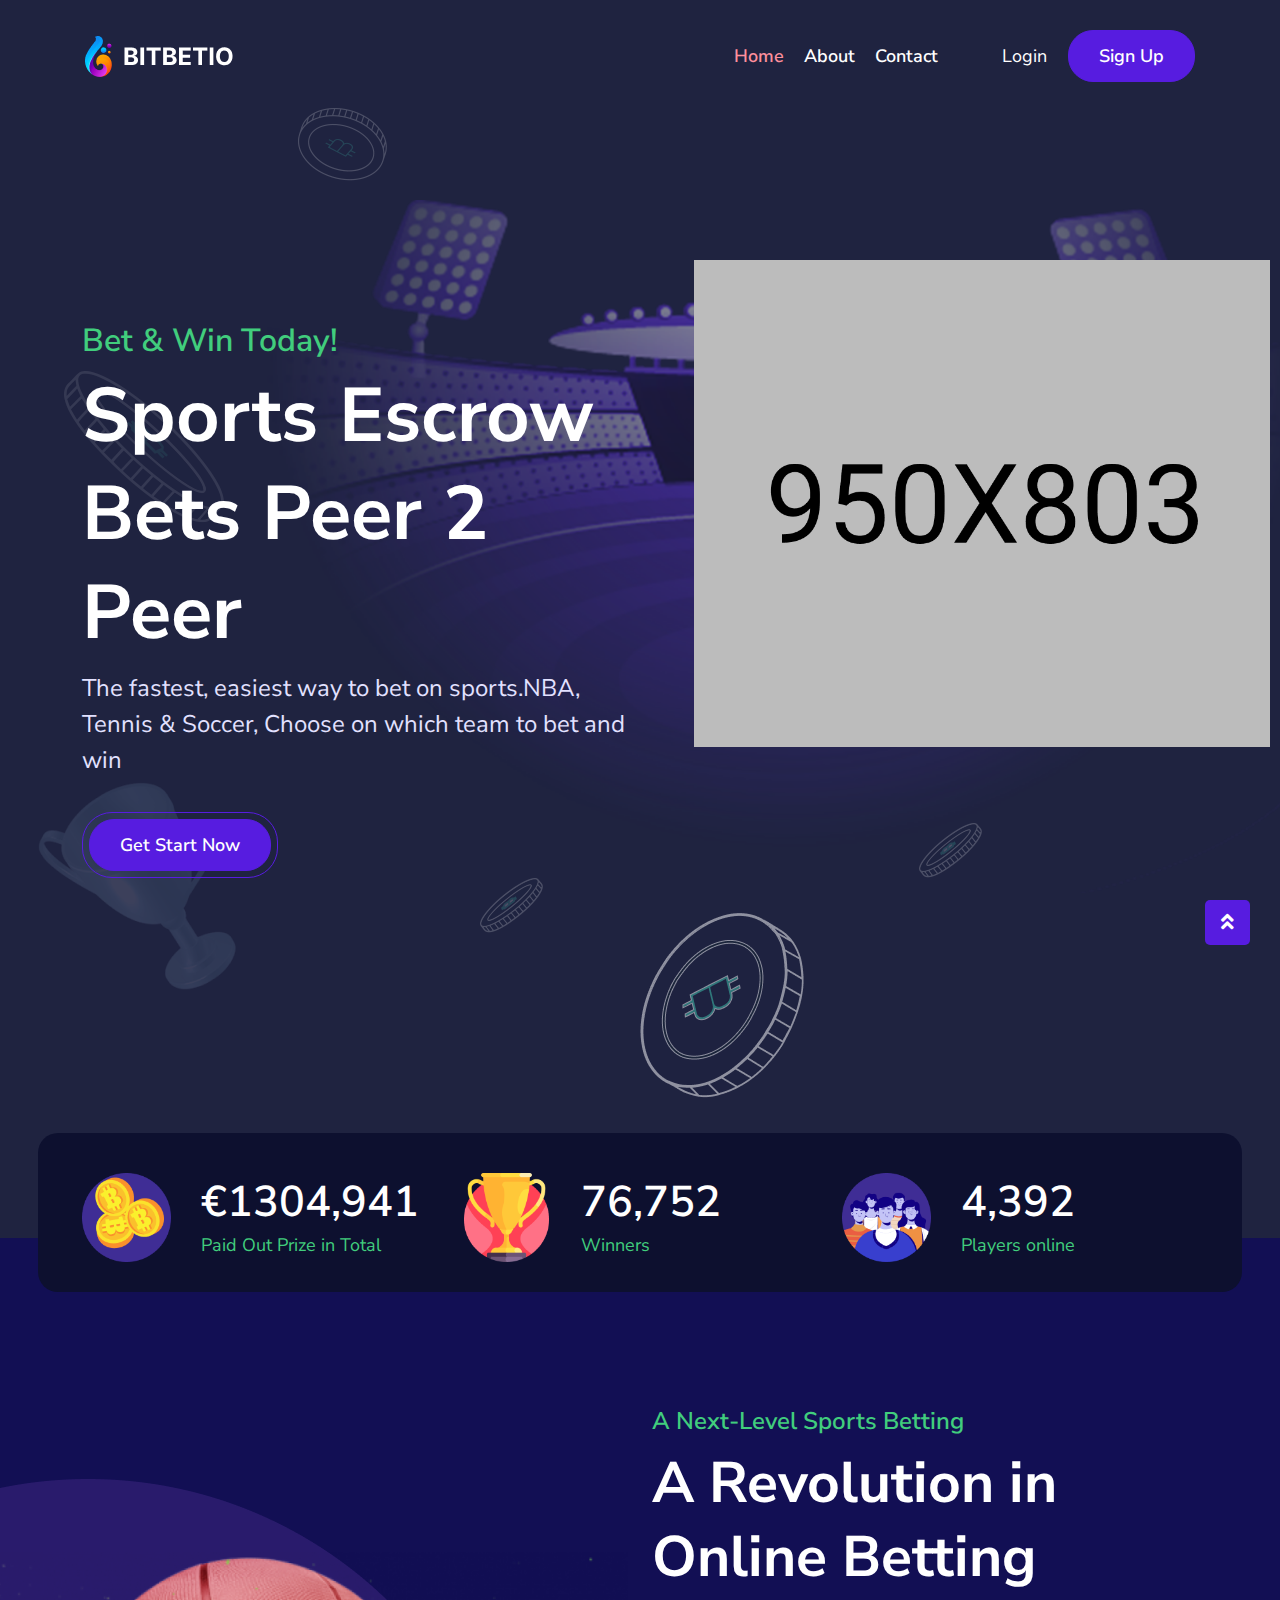
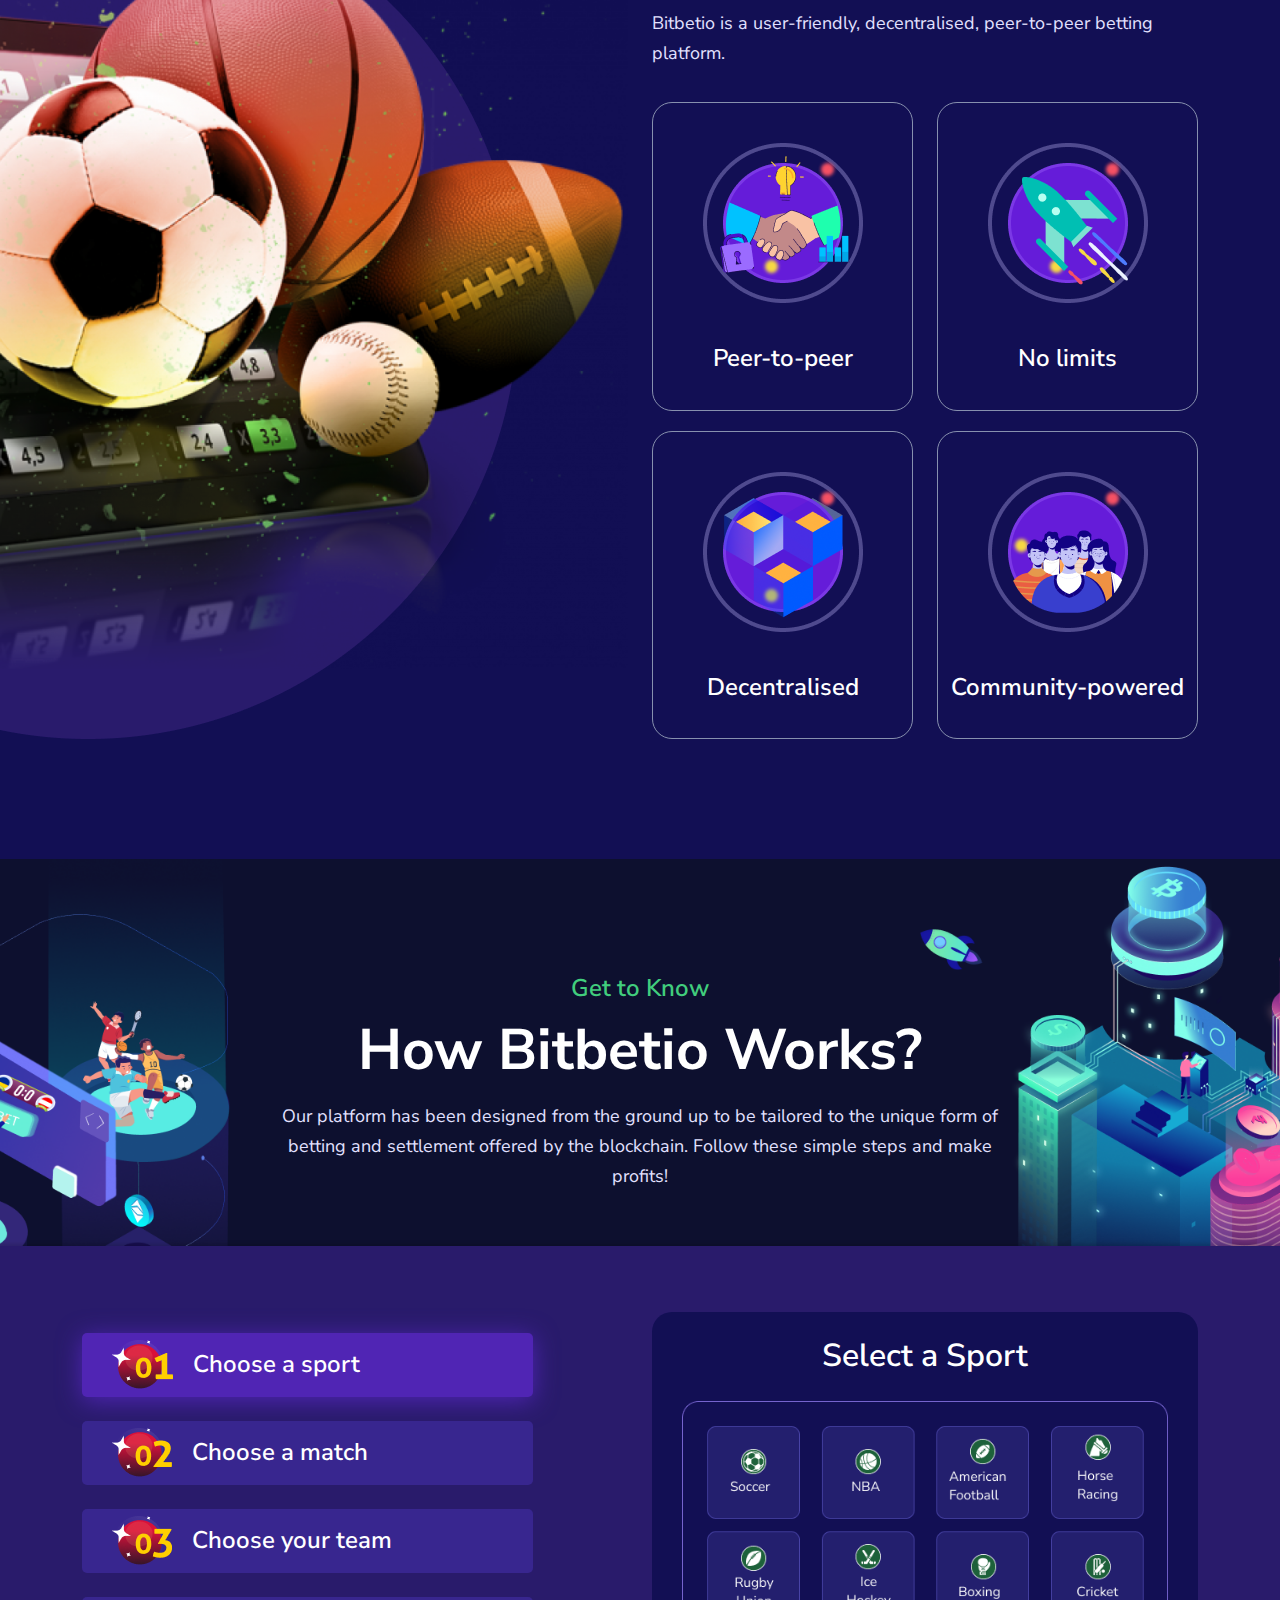
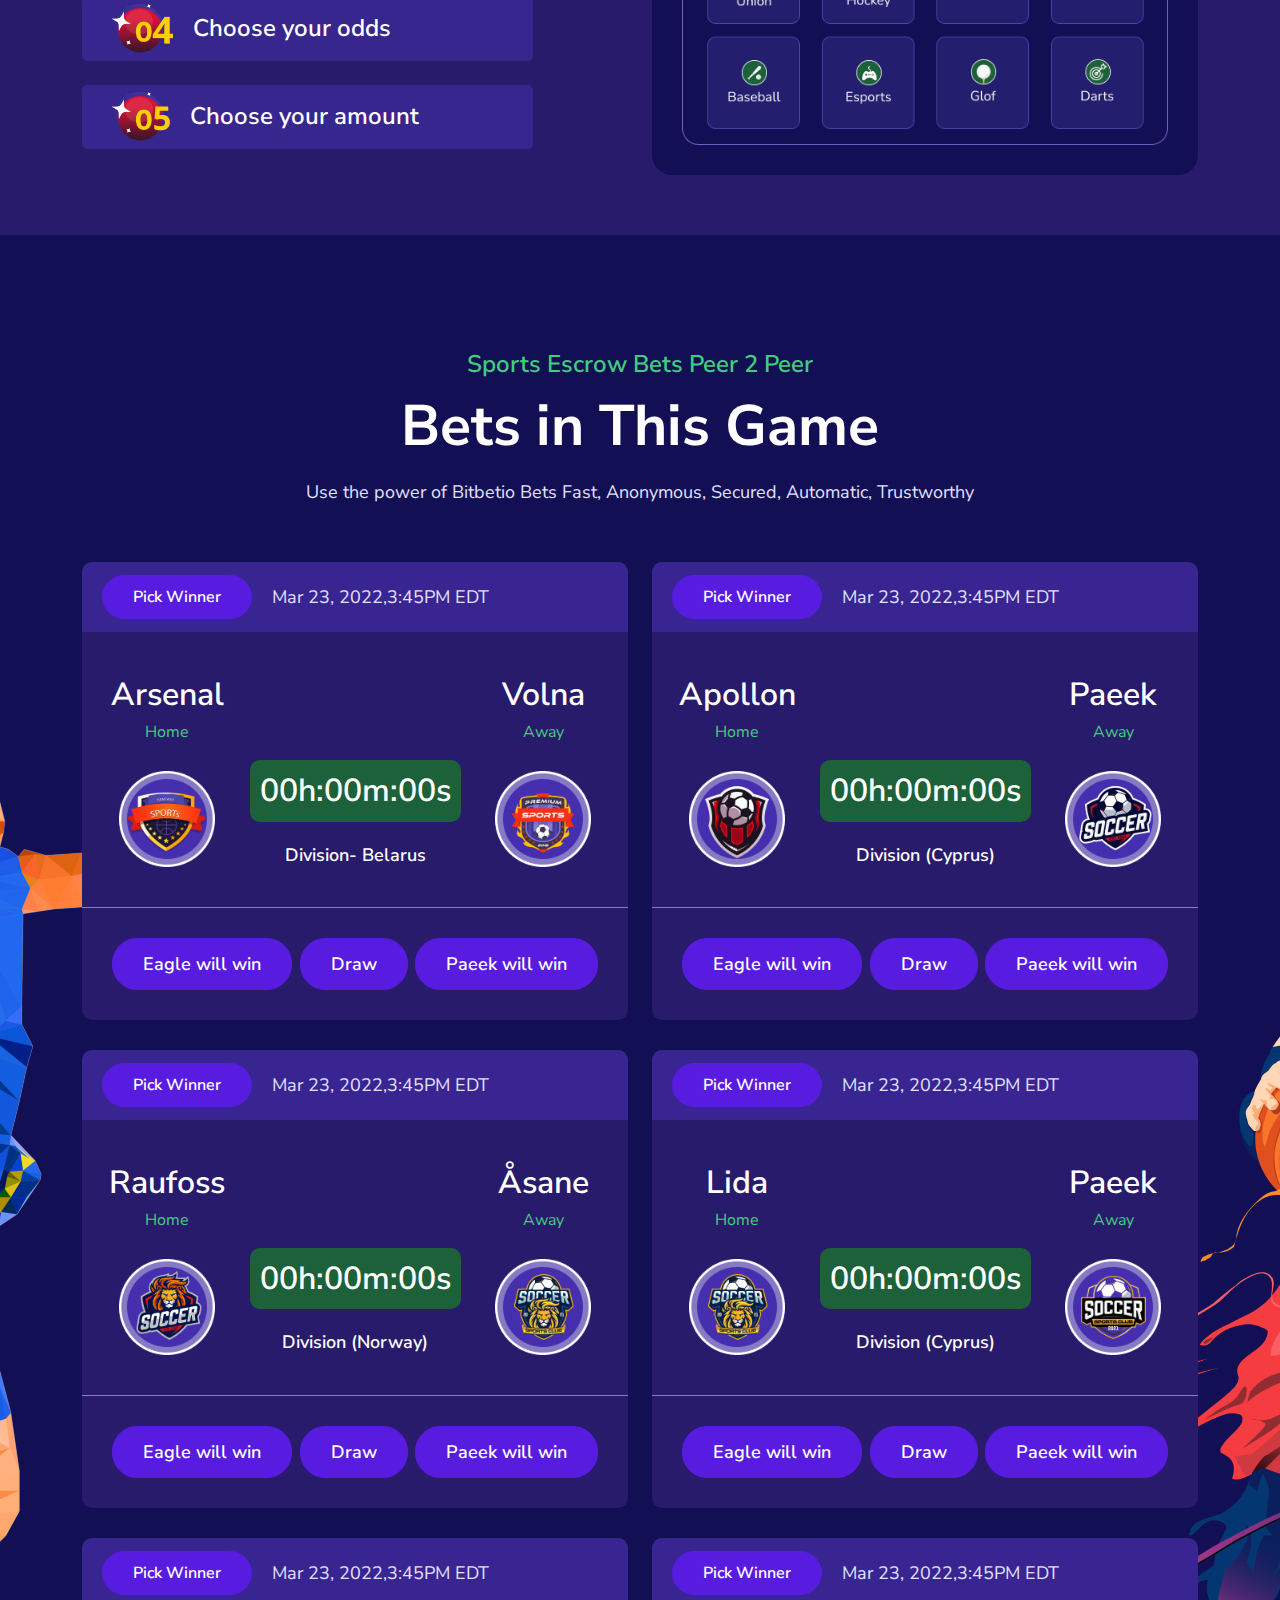
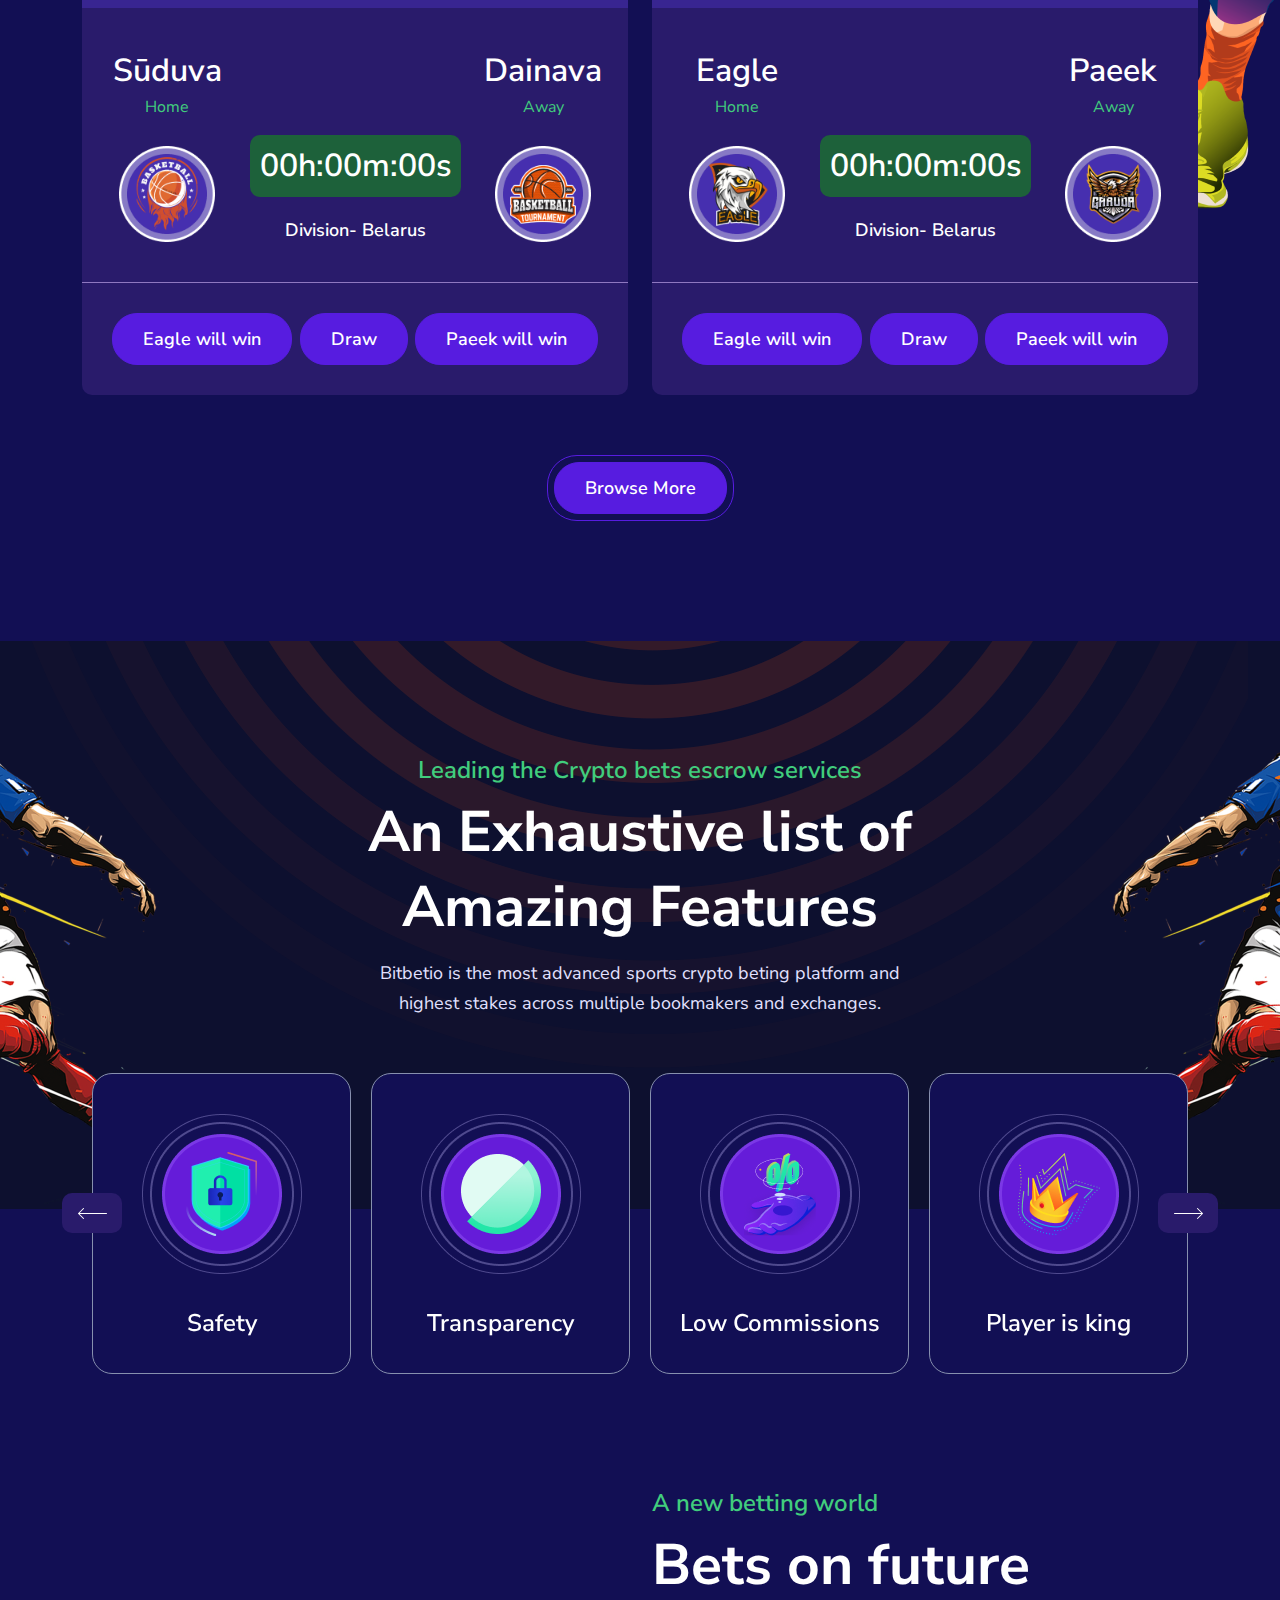
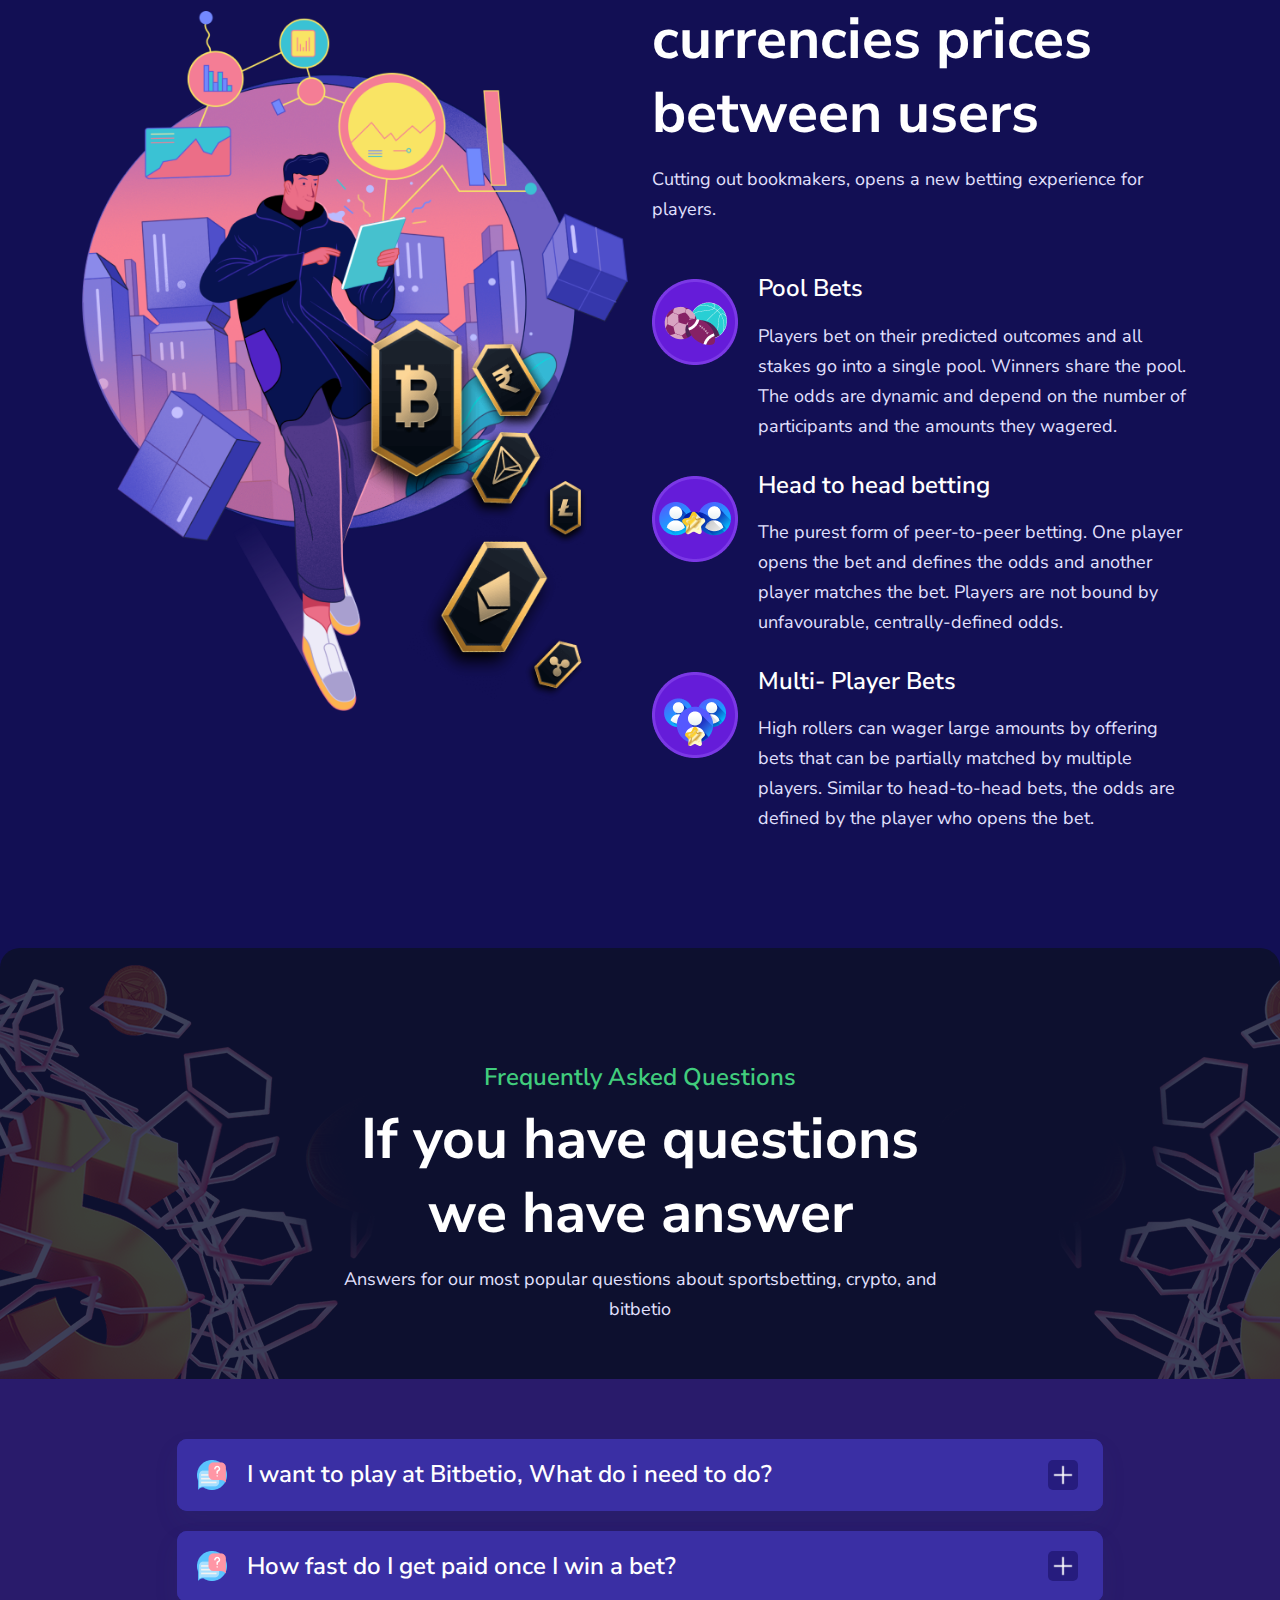
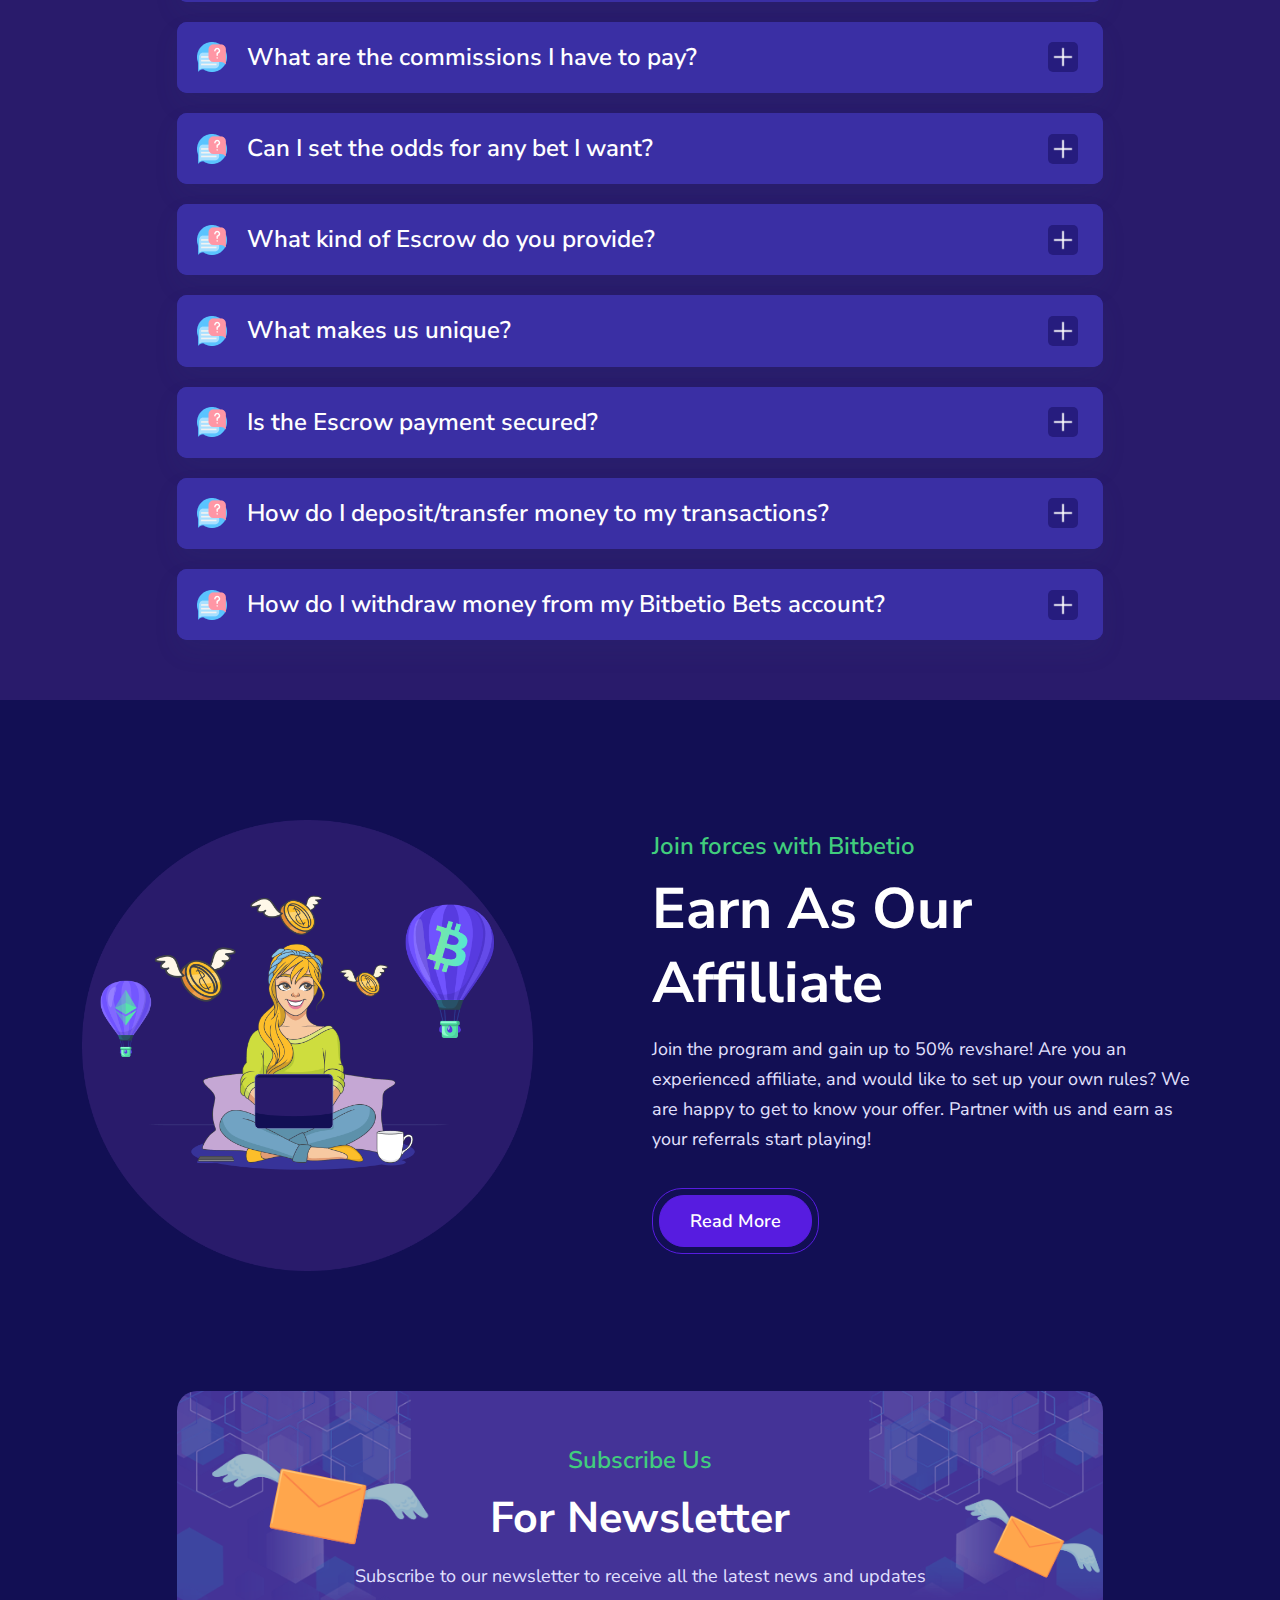
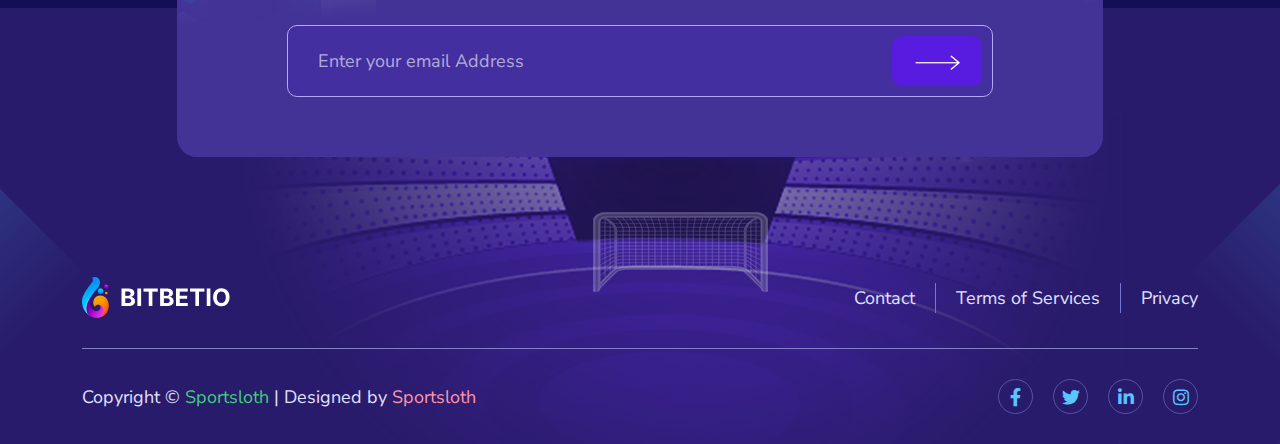
<file: index.html>
<!doctype html>
<html lang="en">

<head>
    <meta charset="UTF-8">
    <meta http-equiv="X-UA-Compatible" content="IE=edge">
    <meta name="viewport" content="width=device-width, initial-scale=1.0">
    <meta http-equiv="X-UA-Compatible" content="ie=edge">
    <title>Bitbetio</title>

    <link rel="shortcut icon" href="assets/images/fav.png" type="image/x-icon">
    <link rel="stylesheet" href="assets/css/bootstrap.min.css">
    <link rel="stylesheet" href="assets/css/fontawesome.min.css">
    <link rel="stylesheet" href="assets/css/jquery-ui.css">
    <link rel="stylesheet" href="assets/css/plugin/nice-select.css">
    <link rel="stylesheet" href="assets/css/plugin/magnific-popup.css">
    <link rel="stylesheet" href="assets/css/plugin/slick.css">
    <link rel="stylesheet" href="assets/css/arafat-font.css">
    <link rel="stylesheet" href="assets/css/plugin/animate.css">
    <link rel="stylesheet" href="assets/css/style.css">
</head>

<body>
<!-- start preloader -->
<div class="preloader" id="preloader"></div>
<!-- end preloader -->

<!-- Scroll To Top Start-->
<a href="javascript:void(0)" class="scrollToTop"><i class="fas fa-angle-double-up"></i></a>
<!-- Scroll To Top End -->



<!-- header-section start -->
<header class="header-section">
    <div class="overlay">
        <div class="container">
            <div class="row d-flex header-area">
                <nav class="navbar navbar-expand-lg navbar-light">
                    <a class="navbar-brand" href="index.html">
                        <img src="assets/images/logo.png" class="logo" alt="logo">
                    </a>
                    <button class="navbar-toggler collapsed" type="button" data-bs-toggle="collapse"
                            data-bs-target="#navbar-content">
                        <i class="fas fa-bars"></i>
                    </button>
                    <div class="collapse navbar-collapse justify-content-end" id="navbar-content">
                        <ul class="navbar-nav mr-auto mb-2 mb-lg-0">
                            <li class="nav-item">
                                <a class="nav-link active" aria-current="page" href="index.html">Home</a>
                            </li>
                            <li class="nav-item">
                                <a class="nav-link" aria-current="page" href="about.html">About</a>
                            </li>
                            <!--<li class="nav-item dropdown main-navbar">
                                <a class="nav-link dropdown-toggle" href="javascript:void(0)"
                                    data-bs-toggle="dropdown" data-bs-auto-close="outside">Dashboard</a>
                                <ul class="dropdown-menu main-menu shadow">
                                    <li><a class="nav-link" href="dashboard.html">Dashboard</a></li>
                                    <li class="dropend sub-navbar">
                                        <a href="javascript:void(0)" class="dropdown-item dropdown-toggle" data-bs-toggle="dropdown"
                                          data-bs-auto-close="outside">Setting</a>
                                        <ul class="dropdown-menu sub-menu shadow">
                                            <li><a class="nav-link" href="personal-details-setting.html">Personal Details</a></li>
                                            <li><a class="nav-link" href="modify-login-password.html">Change Password</a></li>
                                        </ul>
                                    </li>
                                </ul>
                            </li>-->
                            <!--<li class="nav-item dropdown main-navbar">
                                <a class="nav-link dropdown-toggle" href="javascript:void(0)"
                                    data-bs-toggle="dropdown" data-bs-auto-close="outside">Sports</a>
                                <ul class="dropdown-menu main-menu shadow">
                                    <li><a class="nav-link" href="soccer-bets-2.html">Tennis</a></li>
                                    <li><a class="nav-link" href="soccer-bets-1.html">Soccer</a></li>
                                    <li><a class="nav-link" href="soccer-bets-2.html">NBA</a></li>
                                </ul>
                            </li>
                            <li class="nav-item dropdown main-navbar">
                                <a class="nav-link dropdown-toggle" href="javascript:void(0)"
                                    data-bs-toggle="dropdown" data-bs-auto-close="outside">Currency</a>
                                <ul class="dropdown-menu main-menu shadow">
                                    <li><a class="nav-link" href="escrow-bets-fee.html">Escrow Bets Fee</a></li>
                                    <li><a class="nav-link" href="currency-bet.html">Currency Bet</a></li>
                                    <li><a class="nav-link" href="betting-details.html">Betting Details</a></li>
                                    <li><a class="nav-link" href="create-new-currency.html">Create Currency</a></li>
                                </ul>
                            </li>
                            <li class="nav-item dropdown main-navbar">
                                <a class="nav-link dropdown-toggle" href="javascript:void(0)"
                                    data-bs-toggle="dropdown" data-bs-auto-close="outside">Pages</a>
                                <ul class="dropdown-menu main-menu shadow">
                                    <li class="dropend sub-navbar">
                                        <a href="javascript:void(0)" class="dropdown-item dropdown-toggle" data-bs-toggle="dropdown"
                                          data-bs-auto-close="outside">Tournaments</a>
                                        <ul class="dropdown-menu sub-menu shadow">
                                            <li><a class="nav-link" href="tournaments.html">Tournaments</a></li>
                                            <li><a class="nav-link" href="tournaments-details.html">Tournaments Details</a></li>
                                        </ul>
                                    </li>
                                    <li class="dropend sub-navbar">
                                        <a href="javascript:void(0)" class="dropdown-item dropdown-toggle" data-bs-toggle="dropdown"
                                          data-bs-auto-close="outside">Blog</a>
                                        <ul class="dropdown-menu sub-menu shadow">
                                            <li><a class="nav-link" href="blog.html">Blog</a></li>
                                            <li><a class="nav-link" href="blog-details.html">Blog Details</a></li>
                                        </ul>
                                    </li>
                                    <li><a class="nav-link" href="affiliate.html">Affiliate</a></li>
                                    <li><a class="nav-link" href="faqs.html">Faqs</a></li>
                                    <li><a class="nav-link" href="privacy-policy.html">Privacy Policy</a></li>
                                    <li><a class="nav-link" href="terms-conditions.html">Terms Conditions</a></li>
                                    <li><a class="nav-link" href="error.html">Error</a></li>
                                </ul>
                            </li>-->
                            <li class="nav-item">
                                <a class="nav-link" href="contact.html">Contact</a>
                            </li>
                        </ul>
                        <div class="right-area header-action d-flex align-items-center max-un">
                            <button type="button" class="login" data-bs-toggle="modal" data-bs-target="#loginMod">
                                Login
                            </button>
                            <button type="button" class="cmn-btn reg" data-bs-toggle="modal" data-bs-target="#loginMod">
                                Sign Up
                            </button>
                        </div>
                    </div>
                </nav>
            </div>
        </div>
    </div>
</header>
<!-- header-section end -->

<!-- Login Registration start -->
<div class="log-reg">
    <div class="container">
        <div class="row">
            <div class="col-lg-6">
                <div class="modal fade" id="loginMod">
                    <div class="modal-dialog modal-dialog-centered">
                        <div class="modal-content">
                            <div class="modal-header justify-content-center">
                                <button type="button" class="btn-close" data-bs-dismiss="modal"
                                        aria-label="Close"></button>
                            </div>
                            <ul class="nav log-reg-btn justify-content-around">
                                <li class="bottom-area" role="presentation">
                                    <button class="nav-link" id="regArea-tab" data-bs-toggle="tab"
                                            data-bs-target="#regArea" type="button" role="tab" aria-controls="regArea"
                                            aria-selected="false">
                                        SIGN UP
                                    </button>
                                </li>
                                <li class="bottom-area" role="presentation">
                                    <button class="nav-link active" id="loginArea-tab" data-bs-toggle="tab"
                                            data-bs-target="#loginArea" type="button" role="tab"
                                            aria-controls="loginArea" aria-selected="true">
                                        LOGIN
                                    </button>
                                </li>
                            </ul>
                            <div class="tab-content">
                                <div class="tab-pane fade show active" id="loginArea" role="tabpanel"
                                     aria-labelledby="loginArea-tab">
                                    <div class="login-reg-content">
                                        <div class="modal-body">
                                            <div class="head-area">
                                                <h6 class="title">Login Direetly With</h6>
                                                <div class="social-link d-flex align-items-center">
                                                    <a href="javascript:void(0)" class="active"><i
                                                            class="fab fa-facebook-f"></i></a>
                                                    <a href="javascript:void(0)"><i class="fab fa-twitter"></i></a>
                                                    <a href="javascript:void(0)"><i
                                                            class="fab fa-linkedin-in"></i></a>
                                                    <a href="javascript:void(0)"><i
                                                            class="fab fa-instagram"></i></a>
                                                </div>
                                            </div>
                                            <div class="form-area">
                                                <form action="#">
                                                    <div class="row">
                                                        <div class="col-12">
                                                            <div class="single-input">
                                                                <label for="logemail">Email</label>
                                                                <input type="text" id="logemail"
                                                                       placeholder="Email Address">
                                                            </div>
                                                            <div class="single-input">
                                                                <label for="logpassword">Password</label>
                                                                <input type="text" id="logpassword"
                                                                       placeholder="Email Password">
                                                            </div>
                                                        </div>
                                                        <div class="col-12">
                                                            <div class="remember-me">
                                                                <label
                                                                        class="checkbox-single d-flex align-items-center">
                                                                        <span class="left-area">
                                                                            <span class="checkbox-area d-flex">
                                                                                <input type="checkbox"
                                                                                       checked="checked">
                                                                                <span class="checkmark"></span>
                                                                            </span>
                                                                            <span
                                                                                    class="item-title d-flex align-items-center">
                                                                                <span>Remember Me</span>
                                                                            </span>
                                                                        </span>
                                                                </label>
                                                                <a href="javascript:void(0)">Forgot Password</a>
                                                            </div>
                                                        </div>
                                                        <span class="btn-border w-100">
                                                                <button class="cmn-btn w-100">LOGIN</button>
                                                            </span>
                                                    </div>
                                                </form>
                                                <div class="bottom-area text-center">
                                                    <p>Not a member ? <a href="javascript:void(0)" class="reg-btn">Register</a></p>
                                                </div>
                                            </div>
                                        </div>
                                    </div>
                                </div>
                                <div class="tab-pane fade" id="regArea" role="tabpanel"
                                     aria-labelledby="regArea-tab">
                                    <div class="login-reg-content regMode">
                                        <div class="modal-body">
                                            <div class="head-area">
                                                <h6 class="title">Register On Bitbetio</h6>
                                                <div class="social-link d-flex align-items-center">
                                                    <a href="javascript:void(0)" class="active"><i
                                                            class="fab fa-facebook-f"></i></a>
                                                    <a href="javascript:void(0)"><i class="fab fa-twitter"></i></a>
                                                    <a href="javascript:void(0)"><i
                                                            class="fab fa-linkedin-in"></i></a>
                                                    <a href="javascript:void(0)"><i
                                                            class="fab fa-instagram"></i></a>
                                                </div>
                                            </div>
                                            <div class="form-area">
                                                <form action="#">
                                                    <div class="row">
                                                        <div class="col-12">
                                                            <div class="single-input">
                                                                <label for="regemail">Email</label>
                                                                <input type="text" id="regemail"
                                                                       placeholder="Email Address">
                                                            </div>
                                                            <div class="single-input">
                                                                <label for="regpassword">Password</label>
                                                                <input type="text" id="regpassword"
                                                                       placeholder="Email Password">
                                                            </div>
                                                            <div class="single-input">
                                                                <label>Country</label>
                                                                <select>
                                                                    <option value="1">United States</option>
                                                                    <option value="2">United Kingdom</option>
                                                                    <option value="3">Canada</option>
                                                                </select>
                                                            </div>
                                                        </div>
                                                        <div class="col-12">
                                                            <div class="remember-me">
                                                                <a href="javascript:void(0)">Have a referral
                                                                    code?</a>
                                                            </div>
                                                        </div>
                                                        <span class="btn-border w-100">
                                                                <button class="cmn-btn w-100">SIGN UP</button>
                                                            </span>
                                                    </div>
                                                </form>
                                                <div class="bottom-area text-center">
                                                    <p>Already have an member ? <a href="javascript:void(0)"
                                                                                   class="log-btn">Login</a></p>
                                                </div>
                                                <div class="counter-area">
                                                    <div class="single">
                                                        <div class="icon-area">
                                                            <img src="assets/images/icon/signup-counter-icon-1.png"
                                                                 alt="icon">
                                                        </div>
                                                        <div class="text-area">
                                                            <p>25,179k</p>
                                                            <p class="mdr">Bets</p>
                                                        </div>
                                                    </div>
                                                    <div class="single">
                                                        <div class="icon-area">
                                                            <img src="assets/images/icon/signup-counter-icon-2.png"
                                                                 alt="icon">
                                                        </div>
                                                        <div class="text-area">
                                                            <p>6.65 BTC</p>
                                                            <p class="mdr">Total Won</p>
                                                        </div>
                                                    </div>
                                                </div>
                                            </div>
                                        </div>
                                    </div>
                                </div>
                            </div>
                        </div>
                    </div>
                </div>
            </div>
        </div>
    </div>
</div>
<!-- Login Registration end -->

<!-- Banner Section start -->
<section class="banner-section">
    <div class="overlay">
        <div class="shape-area">
            <img src="assets/images/coin-2.png" class="obj-1" alt="image">
            <img src="assets/images/winner-cup.png" class="obj-2" alt="image">
        </div>
        <div class="banner-content">
            <div class="container">
                <div class="content-shape">
                    <img src="assets/images/coin-1.png" class="obj-1" alt="image">
                    <img src="assets/images/coin-3.png" class="obj-2" alt="image">
                    <img src="assets/images/coin-3.png" class="obj-3" alt="image">
                    <img src="assets/images/coin-4.png" class="obj-4" alt="image">
                </div>
                <div class="row">
                    <div class="col-lg-6 col-md-10">
                        <div class="main-content">
                            <div class="top-area section-text">
                                <h4 class="sub-title">Bet & Win Today!</h4>
                                <h1 class="title">Sports Escrow Bets Peer 2 Peer</h1>
                                <p class="xlr">The fastest, easiest way to bet on sports.NBA, Tennis & Soccer,
                                    Choose on which team to bet and win</p>
                            </div>
                            <div class="bottom-area">
                                    <span class="btn-border">
                                        <button type="button" class="cmn-btn reg" data-bs-toggle="modal" data-bs-target="#loginMod">
                                            Get Start Now
                                        </button>
                                    </span>
                            </div>
                        </div>
                    </div>
                </div>
            </div>
        </div>
    </div>
    <div class="counter-section">
        <div class="container">
            <div class="row cus-mar">
                <div class="col-xl-4 col-md-6">
                    <div class="single-area d-flex align-items-center">
                        <div class="img-area">
                            <img src="assets/images/icon/counter-icon-1.png" alt="image">
                        </div>
                        <div class="text-area">
                            <h3 class="m-none"><span>€</span><span class="counter">1304,941</span></h3>
                            <p>Paid Out Prize in Total</p>
                        </div>
                    </div>
                </div>
                <div class="col-xl-4 col-md-6">
                    <div class="single-area d-flex align-items-center">
                        <div class="img-area">
                            <img src="assets/images/icon/counter-icon-2.png" alt="image">
                        </div>
                        <div class="text-area">
                            <h3 class="m-none"><span class="counter">76,752</span></h3>
                            <p>Winners</p>
                        </div>
                    </div>
                </div>
                <div class="col-xl-4 col-md-6">
                    <div class="single-area d-flex align-items-center">
                        <div class="img-area">
                            <img src="assets/images/icon/counter-icon-3.png" alt="image">
                        </div>
                        <div class="text-area">
                            <h3 class="m-none"><span class="counter">4,392</span></h3>
                            <p>Players online</p>
                        </div>
                    </div>
                </div>
            </div>
        </div>
    </div>
</section>
<!-- Banner Section end -->

<!-- About bitbetio start -->
<section class="about-bitbetio">
    <div class="overlay pt-120 pb-120">
        <div class="shape-area">
            <img src="assets/images/crypto-fanus-1.png" class="obj-1" alt="image">
            <img src="assets/images/crypto-fanus-2.png" class="obj-2" alt="image">
        </div>
        <div class="container">
            <div class="row d-flex align-items-end">
                <div class="col-lg-6">
                    <div class="image-area d-rtl left-side">
                        <img src="assets/images/about-bitbetio-image.png" alt="images" class="max-un">
                    </div>
                </div>
                <div class="col-lg-6">
                    <div class="section-text">
                        <h5 class="sub-title">A Next-Level Sports Betting</h5>
                        <h2 class="title">A Revolution in Online Betting</h2>
                        <p>Bitbetio is a user-friendly, decentralised, peer-to-peer betting platform.</p>
                    </div>
                    <div class="row cus-mar">
                        <div class="col-sm-6 col-6">
                            <div class="single-item">
                                <img src="assets/images/icon/about-icon-1.png" alt="images">
                                <h5>Peer-to-peer</h5>
                            </div>
                        </div>
                        <div class="col-sm-6 col-6">
                            <div class="single-item">
                                <img src="assets/images/icon/about-icon-2.png" alt="images">
                                <h5>No limits</h5>
                            </div>
                        </div>
                        <div class="col-sm-6 col-6">
                            <div class="single-item">
                                <img src="assets/images/icon/about-icon-3.png" alt="images">
                                <h5>Decentralised</h5>
                            </div>
                        </div>
                        <div class="col-sm-6 col-6">
                            <div class="single-item">
                                <img src="assets/images/icon/about-icon-4.png" alt="images">
                                <h5>Community-powered</h5>
                            </div>
                        </div>
                    </div>
                </div>
            </div>
        </div>
    </div>
</section>
<!-- About bitbetio end -->

<!-- How it Works start -->
<section class="how-it-works">
    <div class="overlay pt-120">
        <div class="container">
            <div class="row justify-content-center">
                <div class="col-lg-8">
                    <div class="section-header text-center">
                        <h5 class="sub-title">Get to Know</h5>
                        <h2 class="title">How Bitbetio Works?</h2>
                        <p>Our platform has been designed from the ground up to be tailored to the unique form of
                            betting and settlement offered by the blockchain. Follow these simple steps and make
                            profits!</p>
                    </div>
                </div>
            </div>
            <div class="main-content">
                <div class="row justify-content-between align-items-center">
                    <div class="col-lg-5">
                        <ul class="nav" role="tablist">
                            <li class="nav-item" role="presentation">
                                <h5 class="nav-link active" id="sport-tab" data-bs-toggle="tab"
                                    data-bs-target="#sport" role="tab" aria-controls="sport" aria-selected="true">
                                        <span class="image-area">
                                            <img src="assets/images/icon/how-works-icon-1.png" alt="icon">
                                        </span>
                                    Choose a sport
                                </h5>
                            </li>
                            <li class="nav-item" role="presentation">
                                <h5 class="nav-link" id="match-tab" data-bs-toggle="tab" data-bs-target="#match"
                                    role="tab" aria-controls="match" aria-selected="false">
                                        <span class="image-area">
                                            <img src="assets/images/icon/how-works-icon-2.png" alt="icon">
                                        </span>
                                    Choose a match
                                </h5>
                            </li>
                            <li class="nav-item" role="presentation">
                                <h5 class="nav-link" id="team-tab" data-bs-toggle="tab" data-bs-target="#team"
                                    role="tab" aria-controls="team" aria-selected="false">
                                        <span class="image-area">
                                            <img src="assets/images/icon/how-works-icon-3.png" alt="icon">
                                        </span>
                                    Choose your team
                                </h5>
                            </li>
                            <li class="nav-item" role="presentation">
                                <h5 class="nav-link" id="odds-tab" data-bs-toggle="tab" data-bs-target="#odds"
                                    role="tab" aria-controls="odds" aria-selected="false">
                                        <span class="image-area">
                                            <img src="assets/images/icon/how-works-icon-4.png" alt="icon">
                                        </span>
                                    Choose your odds
                                </h5>
                            </li>
                            <li class="nav-item" role="presentation">
                                <h5 class="nav-link" id="amount-tab" data-bs-toggle="tab" data-bs-target="#amount"
                                    role="tab" aria-controls="amount" aria-selected="false">
                                        <span class="image-area">
                                            <img src="assets/images/icon/how-works-icon-5.png" alt="icon">
                                        </span>
                                    Choose your amount
                                </h5>
                            </li>
                        </ul>
                    </div>
                    <div class="col-lg-6">
                        <div class="tab-content">
                            <div class="tab-pane fade show active" id="sport" role="tabpanel"
                                 aria-labelledby="sport-tab">
                                <h4>Select a Sport</h4>
                                <div class="img-area">
                                    <img src="assets/images/process-img-1.png" alt="image">
                                </div>
                            </div>
                            <div class="tab-pane fade" id="match" role="tabpanel" aria-labelledby="match-tab">
                                <h4>Select a Match</h4>
                                <div class="img-area">
                                    <img src="assets/images/process-img-2.png" alt="image">
                                </div>
                            </div>
                            <div class="tab-pane fade" id="team" role="tabpanel" aria-labelledby="team-tab">
                                <h4>Select a Team</h4>
                                <div class="img-area">
                                    <img src="assets/images/process-img-3.png" alt="image">
                                </div>
                            </div>
                            <div class="tab-pane fade" id="odds" role="tabpanel" aria-labelledby="odds-tab">
                                <h4>Select Odds</h4>
                                <div class="img-area">
                                    <img src="assets/images/process-img-4.png" alt="image">
                                </div>
                            </div>
                            <div class="tab-pane fade" id="amount" role="tabpanel" aria-labelledby="amount-tab">
                                <h4>Select Bet Amount </h4>
                                <div class="img-area">
                                    <img src="assets/images/process-img-5.png" alt="image">
                                </div>
                            </div>
                        </div>
                    </div>
                </div>
            </div>
        </div>
    </div>
</section>
<!-- How it Works end -->

<!-- Bet This Game start -->
<section class="bet-this-game">
    <div class="overlay pt-120 pb-120">
        <div class="container">
            <div class="row justify-content-center">
                <div class="col-lg-8">
                    <div class="section-header text-center">
                        <h5 class="sub-title">Sports Escrow Bets Peer 2 Peer</h5>
                        <h2 class="title">Bets in This Game</h2>
                        <p>Use the power of Bitbetio Bets Fast, Anonymous, Secured, Automatic, Trustworthy</p>
                    </div>
                </div>
            </div>
            <div class="row cus-mar">
                <div class="col-lg-6">
                    <div class="single-area">
                        <div class="head-area d-flex align-items-center">
                            <span class="mdr cmn-btn">Pick Winner</span>
                            <p>Mar 23, 2022,3:45PM EDT</p>
                        </div>
                        <div class="main-content">
                            <div class="team-single">
                                <h4>Arsenal</h4>
                                <span class="mdr">Home</span>
                                <div class="img-area">
                                    <img src="assets/images/team-logo-1.png" alt="image">
                                </div>
                            </div>
                            <div class="mid-area text-center">
                                <div class="countdown d-flex align-items-center justify-content-center">
                                    <h4>
                                        <span class="hours">00</span><span class="ref">h</span><span
                                            class="seperator">:</span>
                                    </h4>
                                    <h4>
                                        <span class="minutes">00</span><span class="ref">m</span><span
                                            class="seperator">:</span>
                                    </h4>
                                    <h4>
                                        <span class="seconds">00</span><span class="ref">s</span>
                                    </h4>
                                </div>
                                <h6>Division- Belarus</h6>
                            </div>
                            <div class="team-single">
                                <h4>Volna</h4>
                                <span class="mdr">Away</span>
                                <div class="img-area">
                                    <img src="assets/images/team-logo-2.png" alt="image">
                                </div>
                            </div>
                        </div>
                        <div class="bottom-item">
                            <button type="button" class="cmn-btn firstTeam" data-bs-toggle="modal"
                                    data-bs-target="#betpop-up">Eagle will win</button>
                            <button type="button" class="cmn-btn draw" data-bs-toggle="modal"
                                    data-bs-target="#betpop-up">Draw</button>
                            <button type="button" class="cmn-btn lastTeam" data-bs-toggle="modal"
                                    data-bs-target="#betpop-up">Paeek will win</button>
                        </div>
                    </div>
                </div>
                <div class="col-lg-6">
                    <div class="single-area">
                        <div class="head-area d-flex align-items-center">
                            <span class="mdr cmn-btn">Pick Winner</span>
                            <p>Mar 23, 2022,3:45PM EDT</p>
                        </div>
                        <div class="main-content">
                            <div class="team-single">
                                <h4>Apollon</h4>
                                <span class="mdr">Home</span>
                                <div class="img-area">
                                    <img src="assets/images/team-logo-3.png" alt="image">
                                </div>
                            </div>
                            <div class="mid-area text-center">
                                <div class="countdown d-flex align-items-center justify-content-center">
                                    <h4>
                                        <span class="hours">00</span><span class="ref">h</span><span
                                            class="seperator">:</span>
                                    </h4>
                                    <h4>
                                        <span class="minutes">00</span><span class="ref">m</span><span
                                            class="seperator">:</span>
                                    </h4>
                                    <h4>
                                        <span class="seconds">00</span><span class="ref">s</span>
                                    </h4>
                                </div>
                                <h6>Division (Cyprus)</h6>
                            </div>
                            <div class="team-single">
                                <h4>Paeek</h4>
                                <span class="mdr">Away</span>
                                <div class="img-area">
                                    <img src="assets/images/team-logo-4.png" alt="image">
                                </div>
                            </div>
                        </div>
                        <div class="bottom-item">
                            <button type="button" class="cmn-btn firstTeam" data-bs-toggle="modal"
                                    data-bs-target="#betpop-up">Eagle will win</button>
                            <button type="button" class="cmn-btn draw" data-bs-toggle="modal"
                                    data-bs-target="#betpop-up">Draw</button>
                            <button type="button" class="cmn-btn lastTeam" data-bs-toggle="modal"
                                    data-bs-target="#betpop-up">Paeek will win</button>
                        </div>
                    </div>
                </div>
                <div class="col-lg-6">
                    <div class="single-area">
                        <div class="head-area d-flex align-items-center">
                            <span class="mdr cmn-btn">Pick Winner</span>
                            <p>Mar 23, 2022,3:45PM EDT</p>
                        </div>
                        <div class="main-content">
                            <div class="team-single">
                                <h4>Raufoss</h4>
                                <span class="mdr">Home</span>
                                <div class="img-area">
                                    <img src="assets/images/team-logo-5.png" alt="image">
                                </div>
                            </div>
                            <div class="mid-area text-center">
                                <div class="countdown d-flex align-items-center justify-content-center">
                                    <h4>
                                        <span class="hours">00</span><span class="ref">h</span><span
                                            class="seperator">:</span>
                                    </h4>
                                    <h4>
                                        <span class="minutes">00</span><span class="ref">m</span><span
                                            class="seperator">:</span>
                                    </h4>
                                    <h4>
                                        <span class="seconds">00</span><span class="ref">s</span>
                                    </h4>
                                </div>
                                <h6>Division (Norway)</h6>
                            </div>
                            <div class="team-single">
                                <h4>Åsane</h4>
                                <span class="mdr">Away</span>
                                <div class="img-area">
                                    <img src="assets/images/team-logo-6.png" alt="image">
                                </div>
                            </div>
                        </div>
                        <div class="bottom-item">
                            <button type="button" class="cmn-btn firstTeam" data-bs-toggle="modal"
                                    data-bs-target="#betpop-up">Eagle will win</button>
                            <button type="button" class="cmn-btn draw" data-bs-toggle="modal"
                                    data-bs-target="#betpop-up">Draw</button>
                            <button type="button" class="cmn-btn lastTeam" data-bs-toggle="modal"
                                    data-bs-target="#betpop-up">Paeek will win</button>
                        </div>
                    </div>
                </div>
                <div class="col-lg-6">
                    <div class="single-area">
                        <div class="head-area d-flex align-items-center">
                            <span class="mdr cmn-btn">Pick Winner</span>
                            <p>Mar 23, 2022,3:45PM EDT</p>
                        </div>
                        <div class="main-content">
                            <div class="team-single">
                                <h4>Lida</h4>
                                <span class="mdr">Home</span>
                                <div class="img-area">
                                    <img src="assets/images/team-logo-6.png" alt="image">
                                </div>
                            </div>
                            <div class="mid-area text-center">
                                <div class="countdown d-flex align-items-center justify-content-center">
                                    <h4>
                                        <span class="hours">00</span><span class="ref">h</span><span
                                            class="seperator">:</span>
                                    </h4>
                                    <h4>
                                        <span class="minutes">00</span><span class="ref">m</span><span
                                            class="seperator">:</span>
                                    </h4>
                                    <h4>
                                        <span class="seconds">00</span><span class="ref">s</span>
                                    </h4>
                                </div>
                                <h6>Division (Cyprus)</h6>
                            </div>
                            <div class="team-single">
                                <h4>Paeek</h4>
                                <span class="mdr">Away</span>
                                <div class="img-area">
                                    <img src="assets/images/team-logo-7.png" alt="image">
                                </div>
                            </div>
                        </div>
                        <div class="bottom-item">
                            <button type="button" class="cmn-btn firstTeam" data-bs-toggle="modal"
                                    data-bs-target="#betpop-up">Eagle will win</button>
                            <button type="button" class="cmn-btn draw" data-bs-toggle="modal"
                                    data-bs-target="#betpop-up">Draw</button>
                            <button type="button" class="cmn-btn lastTeam" data-bs-toggle="modal"
                                    data-bs-target="#betpop-up">Paeek will win</button>
                        </div>
                    </div>
                </div>
                <div class="col-lg-6">
                    <div class="single-area">
                        <div class="head-area d-flex align-items-center">
                            <span class="mdr cmn-btn">Pick Winner</span>
                            <p>Mar 23, 2022,3:45PM EDT</p>
                        </div>
                        <div class="main-content">
                            <div class="team-single">
                                <h4>Sūduva</h4>
                                <span class="mdr">Home</span>
                                <div class="img-area">
                                    <img src="assets/images/team-logo-8.png" alt="image">
                                </div>
                            </div>
                            <div class="mid-area text-center">
                                <div class="countdown d-flex align-items-center justify-content-center">
                                    <h4>
                                        <span class="hours">00</span><span class="ref">h</span><span
                                            class="seperator">:</span>
                                    </h4>
                                    <h4>
                                        <span class="minutes">00</span><span class="ref">m</span><span
                                            class="seperator">:</span>
                                    </h4>
                                    <h4>
                                        <span class="seconds">00</span><span class="ref">s</span>
                                    </h4>
                                </div>
                                <h6>Division- Belarus</h6>
                            </div>
                            <div class="team-single">
                                <h4>Dainava</h4>
                                <span class="mdr">Away</span>
                                <div class="img-area">
                                    <img src="assets/images/team-logo-9.png" alt="image">
                                </div>
                            </div>
                        </div>
                        <div class="bottom-item">
                            <button type="button" class="cmn-btn firstTeam" data-bs-toggle="modal"
                                    data-bs-target="#betpop-up">Eagle will win</button>
                            <button type="button" class="cmn-btn draw" data-bs-toggle="modal"
                                    data-bs-target="#betpop-up">Draw</button>
                            <button type="button" class="cmn-btn lastTeam" data-bs-toggle="modal"
                                    data-bs-target="#betpop-up">Paeek will win</button>
                        </div>
                    </div>
                </div>
                <div class="col-lg-6">
                    <div class="single-area">
                        <div class="head-area d-flex align-items-center">
                            <span class="mdr cmn-btn">Pick Winner</span>
                            <p>Mar 23, 2022,3:45PM EDT</p>
                        </div>
                        <div class="main-content">
                            <div class="team-single">
                                <h4>Eagle</h4>
                                <span class="mdr">Home</span>
                                <div class="img-area">
                                    <img src="assets/images/team-logo-10.png" alt="image">
                                </div>
                            </div>
                            <div class="mid-area text-center">
                                <div class="countdown d-flex align-items-center justify-content-center">
                                    <h4>
                                        <span class="hours">00</span><span class="ref">h</span><span
                                            class="seperator">:</span>
                                    </h4>
                                    <h4>
                                        <span class="minutes">00</span><span class="ref">m</span><span
                                            class="seperator">:</span>
                                    </h4>
                                    <h4>
                                        <span class="seconds">00</span><span class="ref">s</span>
                                    </h4>
                                </div>
                                <h6>Division- Belarus</h6>
                            </div>
                            <div class="team-single">
                                <h4>Paeek</h4>
                                <span class="mdr">Away</span>
                                <div class="img-area">
                                    <img src="assets/images/team-logo-11.png" alt="image">
                                </div>
                            </div>
                        </div>
                        <div class="bottom-item">
                            <button type="button" class="cmn-btn firstTeam" data-bs-toggle="modal"
                                    data-bs-target="#betpop-up">Eagle will win</button>
                            <button type="button" class="cmn-btn draw" data-bs-toggle="modal"
                                    data-bs-target="#betpop-up">Draw</button>
                            <button type="button" class="cmn-btn lastTeam" data-bs-toggle="modal"
                                    data-bs-target="#betpop-up">Paeek will win</button>
                        </div>
                    </div>
                </div>
            </div>
            <div class="row">
                <div class="col-lg-12 d-flex justify-content-center">
                    <div class="bottom-area mt-60">
                            <span class="btn-border">
                                <a href="soccer-bets-2.html" class="cmn-btn">Browse More</a>
                            </span>
                    </div>
                </div>
            </div>
        </div>
    </div>
</section>
<!-- Bet This Game end -->

<!-- Betpop Up Modal start -->
<div class="betpopmodal">
    <div class="modal fade" id="betpop-up" tabindex="-1" aria-hidden="true">
        <div class="modal-dialog modal-dialog-centered">
            <div class="container">
                <div class="row justify-content-center">
                    <div class="col-xxl-8 col-xl-9 col-lg-11">
                        <div class="modal-content">
                            <div class="modal-header">
                                <button type="button" class="btn-close" data-bs-dismiss="modal"
                                        aria-label="Close"></button>
                            </div>
                            <div class="modal-body">
                                <div class="top-item">
                                    <a href="javascript:void(0)" class="cmn-btn firstTeam">Eagle will win</a>
                                    <a href="javascript:void(0)" class="cmn-btn active draw">Draw</a>
                                    <a href="javascript:void(0)" class="cmn-btn lastTeam">Paeek will win</a>
                                </div>
                                <div class="select-odds d-flex align-items-center">
                                    <h6>Select Odds</h6>
                                    <div class="d-flex in-dec-val">
                                        <input type="text" value="1.5" class="InDeVal2">
                                        <div class="btn-area">
                                            <button class="plus2">
                                                <img src="assets/images/icon/up-arrow.png" alt="icon">
                                            </button>
                                            <button class="minus2">
                                                <img src="assets/images/icon/down-arrow.png" alt="icon">
                                            </button>
                                        </div>
                                    </div>
                                </div>
                                <div class="mid-area">
                                    <div class="single-area">
                                        <div class="item-title d-flex align-items-center justify-content-between">
                                            <span>Bet Value :</span>
                                            <select>
                                                <option value="eth">ETH</option>
                                                <option value="eth">ETH</option>
                                                <option value="eth">ETH</option>
                                            </select>
                                        </div>
                                        <div class="d-flex in-dec-val">
                                            <input type="text" value="0.1" class="InDeVal1">
                                            <div class="btn-area">
                                                <button class="plus">
                                                    <img src="assets/images/icon/up-arrow.png" alt="icon">
                                                </button>
                                                <button class="minus">
                                                    <img src="assets/images/icon/down-arrow.png" alt="icon">
                                                </button>
                                            </div>
                                        </div>
                                    </div>
                                    <div class="single-area quick-amounts">
                                        <div class="item-title d-flex align-items-center">
                                            <p>Quick Amounts</p>
                                        </div>
                                        <div class="input-item">
                                            <button class="quickIn">0.005</button>
                                            <button class="quickIn">0.025</button>
                                            <button class="quickIn">0.1</button>
                                            <button class="quickIn">0.5</button>
                                            <button class="quickIn">2.5</button>
                                        </div>
                                    </div>
                                    <div class="single-area smart-value">
                                        <div class="item-title d-flex align-items-center">
                                            <p class="mdr">Smart Contact Value</p>
                                        </div>
                                        <div class="contact-val d-flex align-items-center">
                                            <h4>0.1103</h4>
                                            <h5>ETH</h5>
                                        </div>
                                    </div>
                                </div>
                                <div class="bottom-area">
                                    <div class="fee-area">
                                        <p>Winner will get: <span class="amount">0.179</span> ETH</p>
                                        <p class="fee">Escrow Fee: <span>5%</span></p>
                                    </div>
                                    <div class="btn-area">
                                        <button>Make (0.1 ETH) Bet</button>
                                    </div>
                                    <div class="bottom-right">
                                        <p>Game Closes:</p>
                                        <p class="date-area">Mar <span>21,2021-1:00</span> Am</p>
                                    </div>
                                </div>
                            </div>
                        </div>
                    </div>
                </div>
            </div>
        </div>
    </div>
</div>
<!-- Betpop Up Modal end -->

<!-- Amazing Features start -->
<section class="amazing-features">
    <div class="overlay pt-120">
        <div class="container">
            <div class="row justify-content-center">
                <div class="col-lg-6">
                    <div class="section-header text-center">
                        <h5 class="sub-title">Leading the Crypto bets escrow services</h5>
                        <h2 class="title">An Exhaustive list of Amazing Features</h2>
                        <p>Bitbetio is the most advanced sports crypto beting platform and highest stakes across
                            multiple bookmakers and exchanges.</p>
                    </div>
                </div>
            </div>
            <div class="features-carousel">
                <div class="single-slide">
                    <div class="slide-content">
                        <div class="icon-area">
                            <img src="assets/images/icon/amazing-features-icon-1.png" alt="icon">
                        </div>
                        <h5>Safety</h5>
                    </div>
                </div>
                <div class="single-slide">
                    <div class="slide-content">
                        <div class="icon-area">
                            <img src="assets/images/icon/amazing-features-icon-2.png" alt="icon">
                        </div>
                        <h5>Transparency</h5>
                    </div>
                </div>
                <div class="single-slide">
                    <div class="slide-content">
                        <div class="icon-area">
                            <img src="assets/images/icon/amazing-features-icon-3.png" alt="icon">
                        </div>
                        <h5>Low Commissions</h5>
                    </div>
                </div>
                <div class="single-slide">
                    <div class="slide-content">
                        <div class="icon-area">
                            <img src="assets/images/icon/amazing-features-icon-4.png" alt="icon">
                        </div>
                        <h5>Player is king</h5>
                    </div>
                </div>
                <div class="single-slide">
                    <div class="slide-content">
                        <div class="icon-area">
                            <img src="assets/images/icon/amazing-features-icon-3.png" alt="icon">
                        </div>
                        <h5>Low Commissions</h5>
                    </div>
                </div>
            </div>
        </div>
    </div>
</section>
<!-- Amazing Features end -->

<!-- More Features start -->
<section class="more-features">
    <div class="overlay pt-120 pb-120">
        <div class="container">
            <div class="row align-items-center">
                <div class="col-lg-6 order-lg-0 order-1">
                    <div class="img-area">
                        <img src="assets/images/more-features-image.png" alt="image">
                    </div>
                </div>
                <div class="col-lg-6">
                    <div class="section-header">
                        <h5 class="sub-title">A new betting world</h5>
                        <h2 class="title">Bets on future currencies prices between users</h2>
                        <p>Cutting out bookmakers, opens a new betting experience for players.</p>
                    </div>
                    <div class="content-area">
                        <div class="single-item">
                            <div class="image-area">
                                <img src="assets/images/icon/more-features-icon-1.png" alt="image">
                            </div>
                            <div class="text-area">
                                <h5>Pool Bets</h5>
                                <p>Players bet on their predicted outcomes and all stakes go into a single pool.
                                    Winners share the pool. The odds are dynamic and depend on the number of
                                    participants and the amounts they wagered.</p>
                            </div>
                        </div>
                        <div class="single-item">
                            <div class="image-area">
                                <img src="assets/images/icon/more-features-icon-2.png" alt="image">
                            </div>
                            <div class="text-area">
                                <h5>Head to head betting</h5>
                                <p>The purest form of peer-to-peer betting. One player opens the bet and defines the
                                    odds and another player matches the bet. Players are not bound by unfavourable,
                                    centrally-defined odds.</p>
                            </div>
                        </div>
                        <div class="single-item">
                            <div class="image-area">
                                <img src="assets/images/icon/more-features-icon-3.png" alt="image">
                            </div>
                            <div class="text-area">
                                <h5>Multi- Player Bets</h5>
                                <p>High rollers can wager large amounts by offering bets that can be partially
                                    matched by multiple players. Similar to head-to-head bets, the odds are defined
                                    by the player who opens the bet.</p>
                            </div>
                        </div>
                    </div>
                </div>
            </div>
        </div>
    </div>
</section>
<!-- More Features end -->

<!-- FAQs In start -->
<section class="faqs-section">
    <div class="overlay pt-120">
        <div class="container">
            <div class="row d-flex justify-content-center">
                <div class="col-lg-7">
                    <div class="section-header text-center">
                        <h5 class="sub-title">Frequently Asked Questions</h5>
                        <h2 class="title">If you have questions we have answer</h2>
                        <p>Answers for our most popular questions about sportsbetting, crypto, and bitbetio</p>
                    </div>
                </div>
            </div>
            <div class="row faq-bg d-flex justify-content-center">
                <div class="col-xl-10">
                    <div class="faq-box mt-60 mb-60">
                        <div class="accordion" id="accordionFaqs">
                            <div class="accordion-item">
                                <h5 class="accordion-header" id="headingOne">
                                    <button class="accordion-button collapsed" type="button"
                                            data-bs-toggle="collapse" data-bs-target="#collapseOne"
                                            aria-expanded="false" aria-controls="collapseOne">
                                        I want to play at Bitbetio, What do i need to do?
                                    </button>
                                </h5>
                                <div id="collapseOne" class="accordion-collapse collapse"
                                     aria-labelledby="headingOne" data-bs-parent="#accordionFaqs">
                                    <div class="accordion-body">
                                        <p>Lorem Ipsum is simply dummy text of the printing and typesetting
                                            industry. Lorem Ipsum has been the industry's standard dummy text ever
                                            since the 1500s, when an unknown printer took a galley of type and
                                            scrambled it to make a type specimen book.</p>
                                    </div>
                                </div>
                            </div>
                            <div class="accordion-item">
                                <h5 class="accordion-header" id="headingTwo">
                                    <button class="accordion-button collapsed" type="button"
                                            data-bs-toggle="collapse" data-bs-target="#collapseTwo"
                                            aria-expanded="false" aria-controls="collapseTwo">
                                        How fast do I get paid once I win a bet?
                                    </button>
                                </h5>
                                <div id="collapseTwo" class="accordion-collapse collapse"
                                     aria-labelledby="headingTwo" data-bs-parent="#accordionFaqs">
                                    <div class="accordion-body">
                                        <p>Lorem Ipsum is simply dummy text of the printing and typesetting
                                            industry. Lorem Ipsum has been the industry's standard dummy text ever
                                            since the 1500s, when an unknown printer took a galley of type and
                                            scrambled it to make a type specimen book.</p>
                                    </div>
                                </div>
                            </div>
                            <div class="accordion-item">
                                <h5 class="accordion-header" id="headingThree">
                                    <button class="accordion-button collapsed" type="button"
                                            data-bs-toggle="collapse" data-bs-target="#collapseThree"
                                            aria-expanded="false" aria-controls="collapseThree">
                                        What are the commissions I have to pay?
                                    </button>
                                </h5>
                                <div id="collapseThree" class="accordion-collapse collapse"
                                     aria-labelledby="headingThree" data-bs-parent="#accordionFaqs">
                                    <div class="accordion-body">
                                        <p>Lorem Ipsum is simply dummy text of the printing and typesetting
                                            industry. Lorem Ipsum has been the industry's standard dummy text ever
                                            since the 1500s, when an unknown printer took a galley of type and
                                            scrambled it to make a type specimen book.</p>
                                    </div>
                                </div>
                            </div>
                            <div class="accordion-item">
                                <h5 class="accordion-header" id="headingFour">
                                    <button class="accordion-button collapsed" type="button"
                                            data-bs-toggle="collapse" data-bs-target="#collapseFour"
                                            aria-expanded="false" aria-controls="collapseFour">
                                        Can I set the odds for any bet I want?
                                    </button>
                                </h5>
                                <div id="collapseFour" class="accordion-collapse collapse"
                                     aria-labelledby="headingFour" data-bs-parent="#accordionFaqs">
                                    <div class="accordion-body">
                                        <p>Lorem Ipsum is simply dummy text of the printing and typesetting
                                            industry. Lorem Ipsum has been the industry's standard dummy text ever
                                            since the 1500s, when an unknown printer took a galley of type and
                                            scrambled it to make a type specimen book.</p>
                                    </div>
                                </div>
                            </div>
                            <div class="accordion-item">
                                <h5 class="accordion-header" id="headingFive">
                                    <button class="accordion-button collapsed" type="button"
                                            data-bs-toggle="collapse" data-bs-target="#collapseFive"
                                            aria-expanded="false" aria-controls="collapseFive">
                                        What kind of Escrow do you provide?
                                    </button>
                                </h5>
                                <div id="collapseFive" class="accordion-collapse collapse"
                                     aria-labelledby="headingFive" data-bs-parent="#accordionFaqs">
                                    <div class="accordion-body">
                                        <p>Lorem Ipsum is simply dummy text of the printing and typesetting
                                            industry. Lorem Ipsum has been the industry's standard dummy text ever
                                            since the 1500s, when an unknown printer took a galley of type and
                                            scrambled it to make a type specimen book.</p>
                                    </div>
                                </div>
                            </div>
                            <div class="accordion-item">
                                <h5 class="accordion-header" id="headingsix">
                                    <button class="accordion-button collapsed" type="button"
                                            data-bs-toggle="collapse" data-bs-target="#collapsesix"
                                            aria-expanded="false" aria-controls="collapsesix">
                                        What makes us unique?
                                    </button>
                                </h5>
                                <div id="collapsesix" class="accordion-collapse collapse"
                                     aria-labelledby="headingsix" data-bs-parent="#accordionFaqs">
                                    <div class="accordion-body">
                                        <p>Lorem Ipsum is simply dummy text of the printing and typesetting
                                            industry. Lorem Ipsum has been the industry's standard dummy text ever
                                            since the 1500s, when an unknown printer took a galley of type and
                                            scrambled it to make a type specimen book.</p>
                                    </div>
                                </div>
                            </div>
                            <div class="accordion-item">
                                <h5 class="accordion-header" id="headingsaven">
                                    <button class="accordion-button collapsed" type="button"
                                            data-bs-toggle="collapse" data-bs-target="#collapsesaven"
                                            aria-expanded="false" aria-controls="collapsesaven">
                                        Is the Escrow payment secured?
                                    </button>
                                </h5>
                                <div id="collapsesaven" class="accordion-collapse collapse"
                                     aria-labelledby="headingsaven" data-bs-parent="#accordionFaqs">
                                    <div class="accordion-body">
                                        <p>Lorem Ipsum is simply dummy text of the printing and typesetting
                                            industry. Lorem Ipsum has been the industry's standard dummy text ever
                                            since the 1500s, when an unknown printer took a galley of type and
                                            scrambled it to make a type specimen book.</p>
                                    </div>
                                </div>
                            </div>
                            <div class="accordion-item">
                                <h5 class="accordion-header" id="headingeight">
                                    <button class="accordion-button collapsed" type="button"
                                            data-bs-toggle="collapse" data-bs-target="#collapseeight"
                                            aria-expanded="false" aria-controls="collapseeight">
                                        How do I deposit/transfer money to my transactions?
                                    </button>
                                </h5>
                                <div id="collapseeight" class="accordion-collapse collapse"
                                     aria-labelledby="headingeight" data-bs-parent="#accordionFaqs">
                                    <div class="accordion-body">
                                        <p>Lorem Ipsum is simply dummy text of the printing and typesetting
                                            industry. Lorem Ipsum has been the industry's standard dummy text ever
                                            since the 1500s, when an unknown printer took a galley of type and
                                            scrambled it to make a type specimen book.</p>
                                    </div>
                                </div>
                            </div>
                            <div class="accordion-item">
                                <h5 class="accordion-header" id="headingNine">
                                    <button class="accordion-button collapsed" type="button"
                                            data-bs-toggle="collapse" data-bs-target="#collapseNight"
                                            aria-expanded="false" aria-controls="collapseNight">
                                        How do I withdraw money from my Bitbetio Bets account?
                                    </button>
                                </h5>
                                <div id="collapseNight" class="accordion-collapse collapse"
                                     aria-labelledby="headingNine" data-bs-parent="#accordionFaqs">
                                    <div class="accordion-body">
                                        <p>Lorem Ipsum is simply dummy text of the printing and typesetting
                                            industry. Lorem Ipsum has been the industry's standard dummy text ever
                                            since the 1500s, when an unknown printer took a galley of type and
                                            scrambled it to make a type specimen book.</p>
                                    </div>
                                </div>
                            </div>
                        </div>
                    </div>
                </div>
            </div>
        </div>
    </div>
</section>
<!-- FAQs In end -->

<!-- Affilliate start -->
<section class="affilliate-section">
    <div class="overlay pt-120">
        <div class="container">
            <div class="row justify-content-between align-items-center">
                <div class="col-lg-5 order-lg-0 order-1">
                    <div class="img-area d-rtl">
                        <img src="assets/images/affilliate-image.png" alt="image" class="max-un">
                    </div>
                </div>
                <div class="col-lg-6">
                    <div class="section-text">
                        <h5 class="sub-title">Join forces with Bitbetio</h5>
                        <h2 class="title">Earn As Our Affilliate</h2>
                        <p>Join the program and gain up to 50% revshare! Are you an experienced affiliate, and would
                            like to set up your own rules? We are happy to get to know your offer. Partner with us
                            and earn as your referrals start playing!</p>
                    </div>
                    <div class="bottom-area">
                        <div class="btn-border d-inline-block">
                            <a href="affiliate.html" class="cmn-btn">Read More</a>
                        </div>
                    </div>
                </div>
            </div>
        </div>
    </div>
</section>
<!-- Affilliate end -->

<!-- Footer Area Start -->
<footer class="footer-section">
    <div class="container pt-120">
        <div class="row justify-content-center">
            <div class="col-lg-10">
                <div class="newsletter">
                    <div class="section-text text-center">
                        <h5 class="sub-title">Subscribe Us</h5>
                        <h3 class="title">For Newsletter</h3>
                        <p>Subscribe to our newsletter to receive all the latest news and updates</p>
                    </div>
                    <form action="#">
                        <div class="form-group d-flex align-items-center">
                            <input type="text" placeholder="Enter your email Address">
                            <button><img src="assets/images/icon/arrow-right-2.png" alt="icon"></button>
                        </div>
                    </form>
                </div>
            </div>
        </div>
        <div class="footer-bottom-area pt-120">
            <div class="row">
                <div class="col-xl-12">
                    <div class="menu-item">
                        <a href="index.html" class="logo">
                            <img src="assets/images/logo.png" alt="logo">
                        </a>
                        <ul class="footer-link">
                            <li><a href="contact.html">Contact</a></li>
                            <li><a href="terms-conditions.html">Terms of Services</a></li>
                            <li><a href="privacy-policy.html">Privacy</a></li>
                        </ul>
                    </div>
                </div>
                <div class="col-12">
                    <div class="copyright">
                        <div class="copy-area">
                            <p> Copyright © <a href="index.html">Sportsloth</a> | Designed by
                                <a href="#" class="auth">Sportsloth</a>
                            </p>
                        </div>
                        <div class="social-link d-flex align-items-center">
                            <a href="javascript:void(0)"><i class="fab fa-facebook-f"></i></a>
                            <a href="javascript:void(0)"><i class="fab fa-twitter"></i></a>
                            <a href="javascript:void(0)"><i class="fab fa-linkedin-in"></i></a>
                            <a href="javascript:void(0)"><i class="fab fa-instagram"></i></a>
                        </div>
                    </div>
                </div>
            </div>
        </div>
    </div>
</footer>
<!-- Footer Area End -->

<!--==================================================================-->
<script src="assets/js/jquery.min.js"></script>
<script src="assets/js/jquery-ui.js"></script>
<script src="assets/js/bootstrap.min.js"></script>
<script src="assets/js/fontawesome.js"></script>
<script src="assets/js/plugin/slick.js"></script>
<script src="assets/js/plugin/jquery.nice-select.min.js"></script>
<script src="assets/js/plugin/jquery.downCount.js"></script>
<script src="assets/js/plugin/counter.js"></script>
<script src="assets/js/plugin/waypoint.min.js"></script>
<script src="assets/js/plugin/jquery.magnific-popup.min.js"></script>
<script src="assets/js/plugin/wow.min.js"></script>
<script src="assets/js/plugin/plugin.js"></script>
<script src="assets/js/main.js"></script>
</body>

</html>
</file>
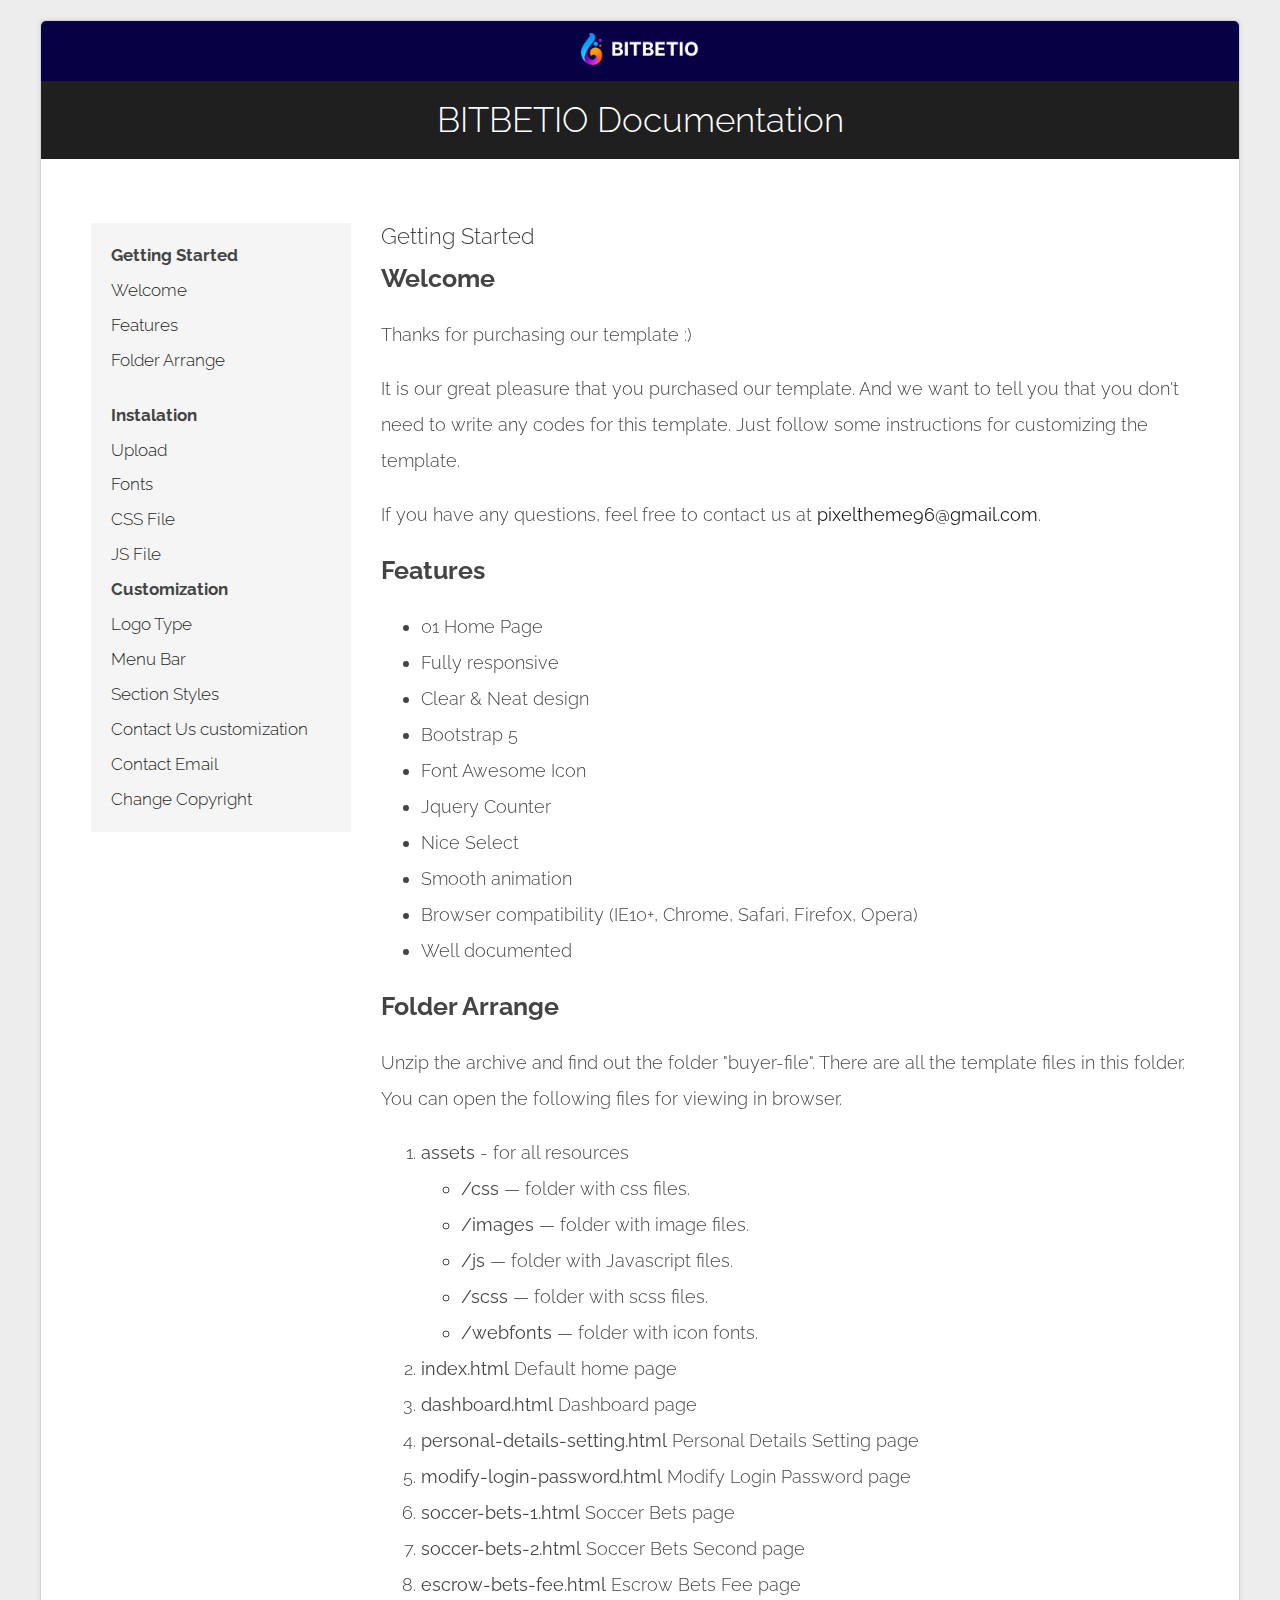
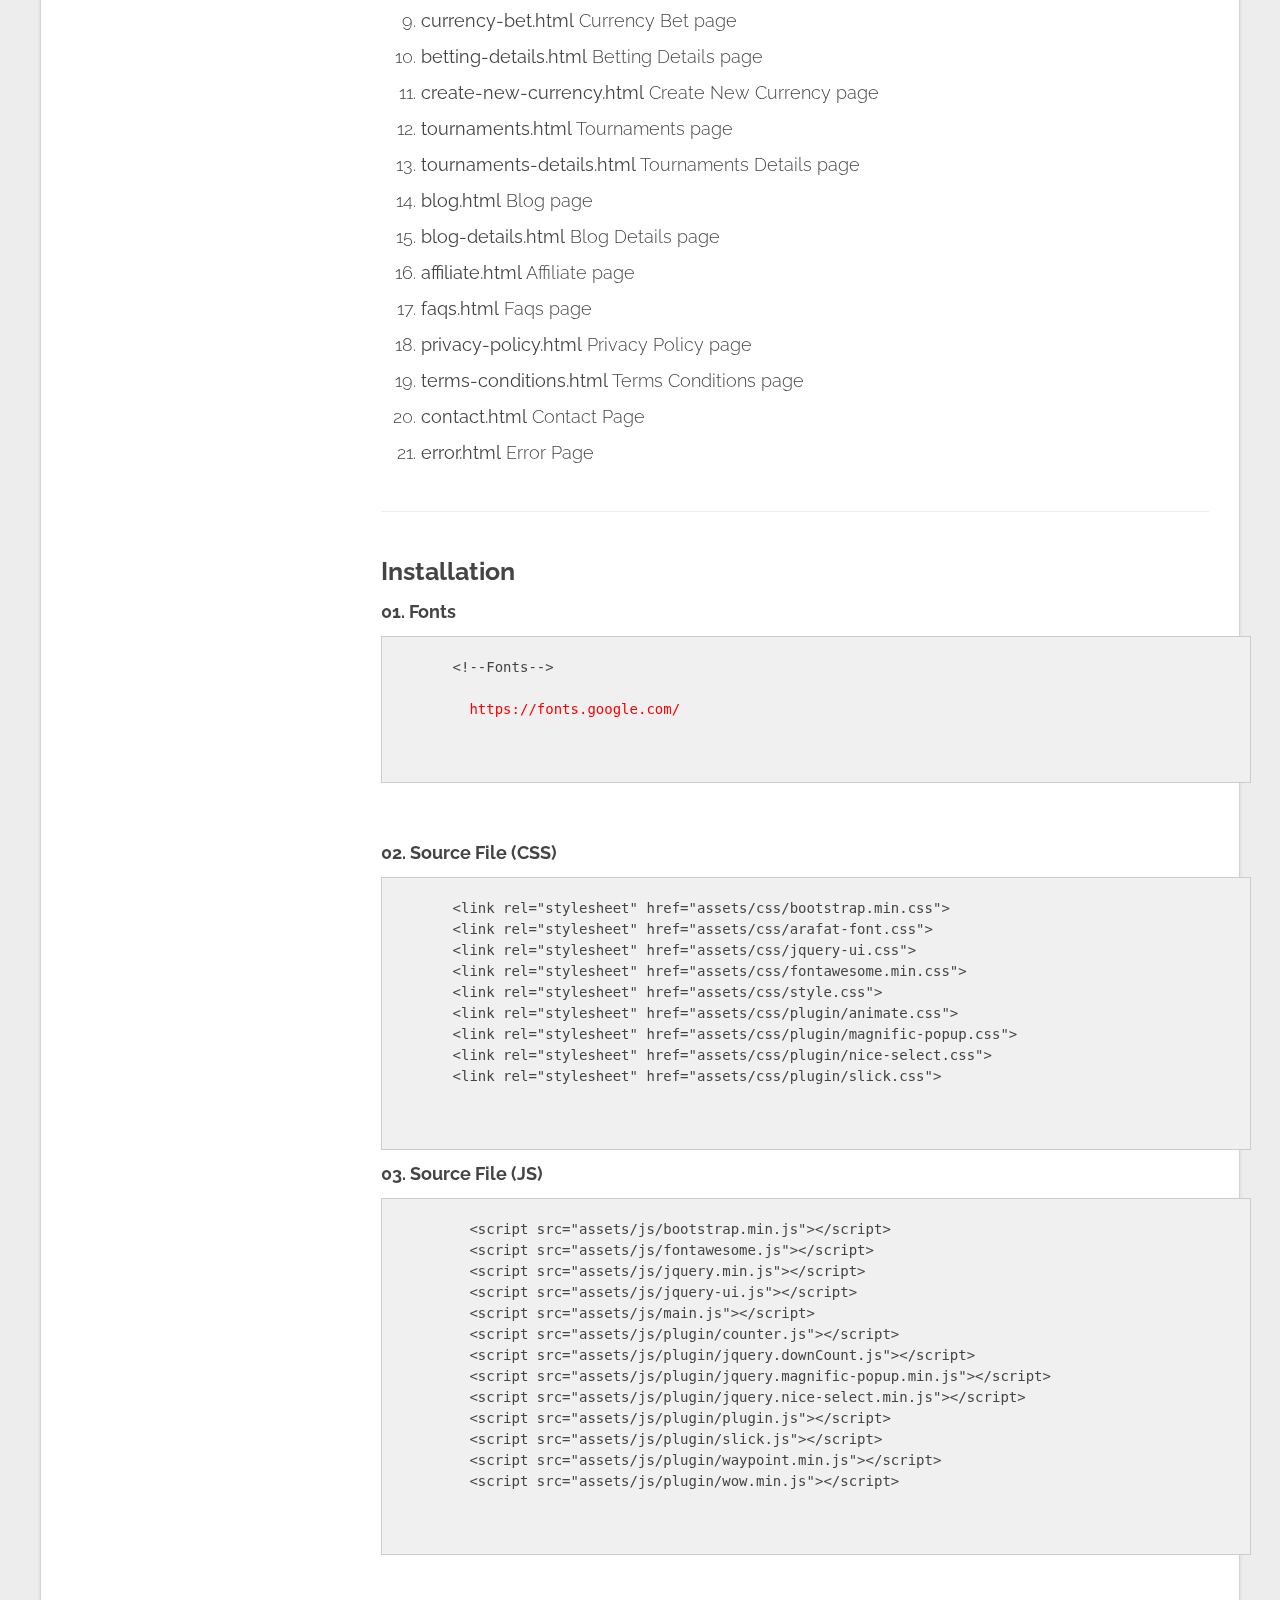
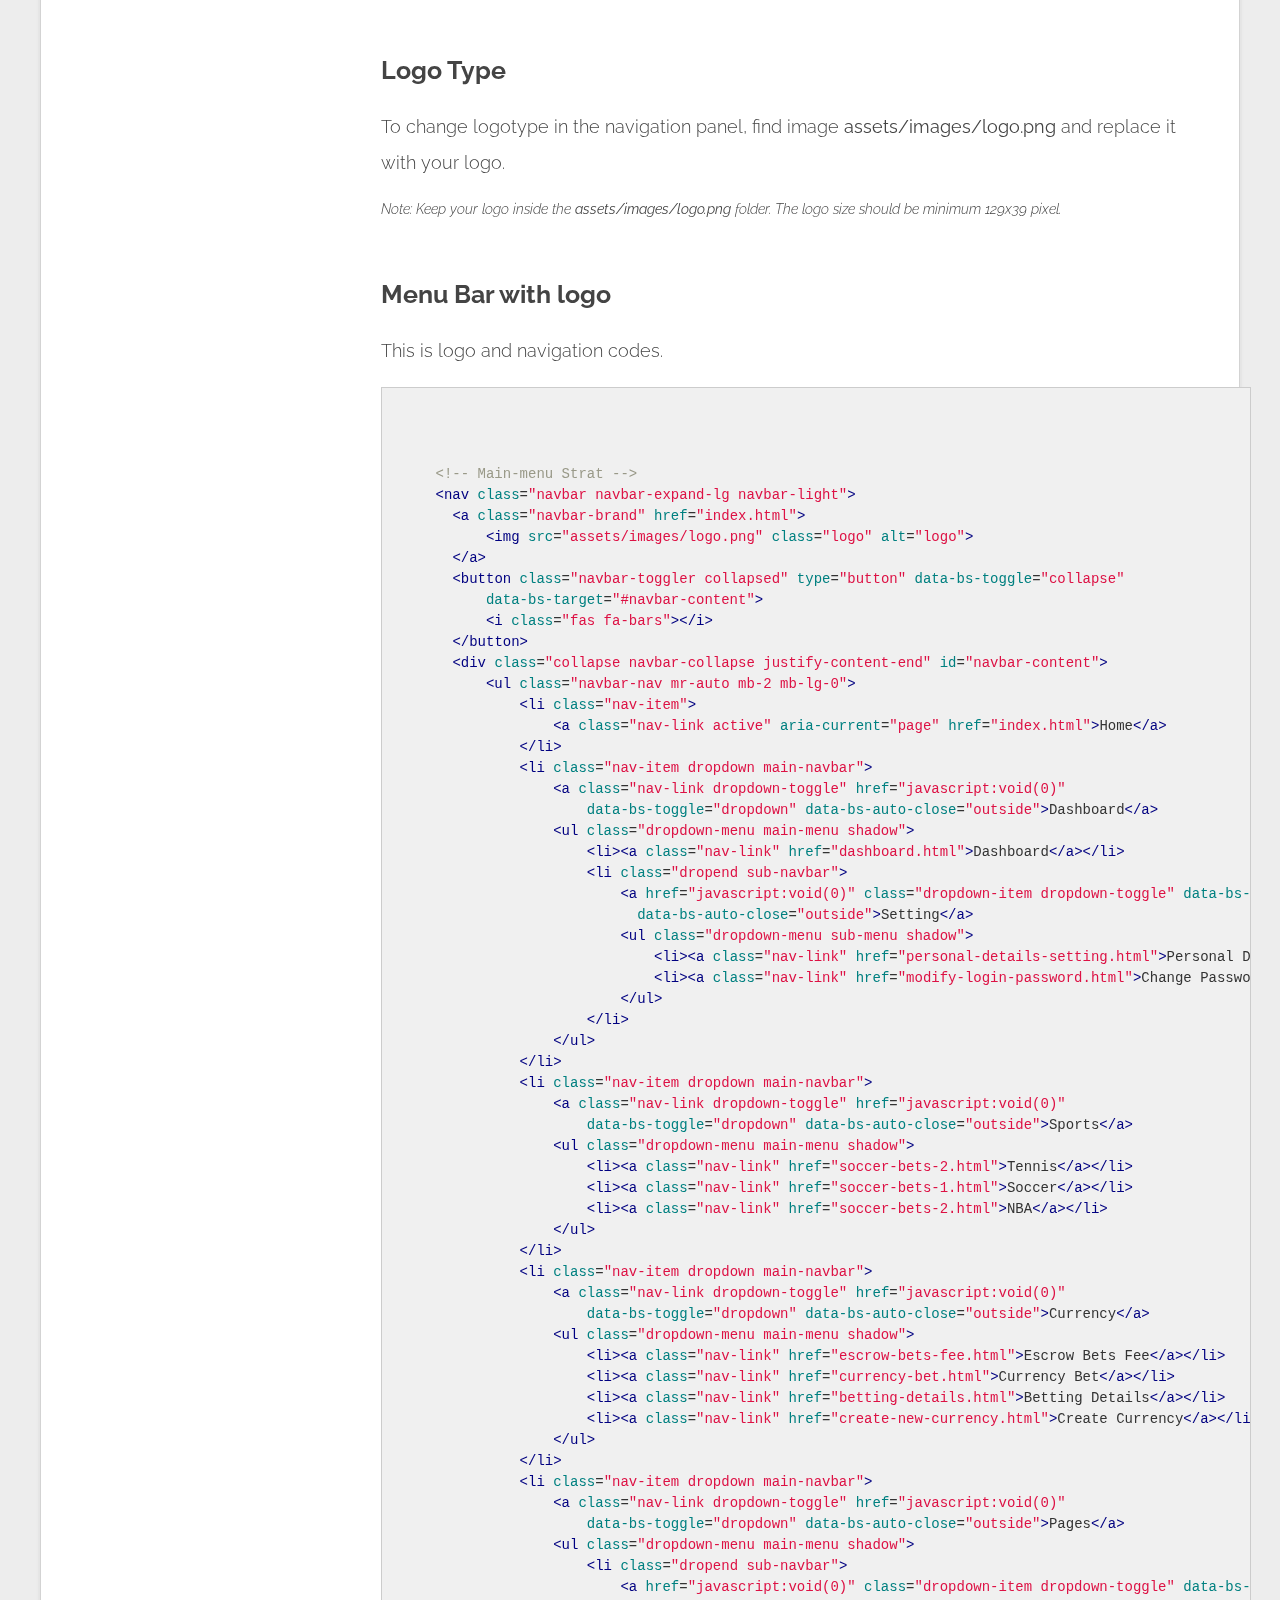
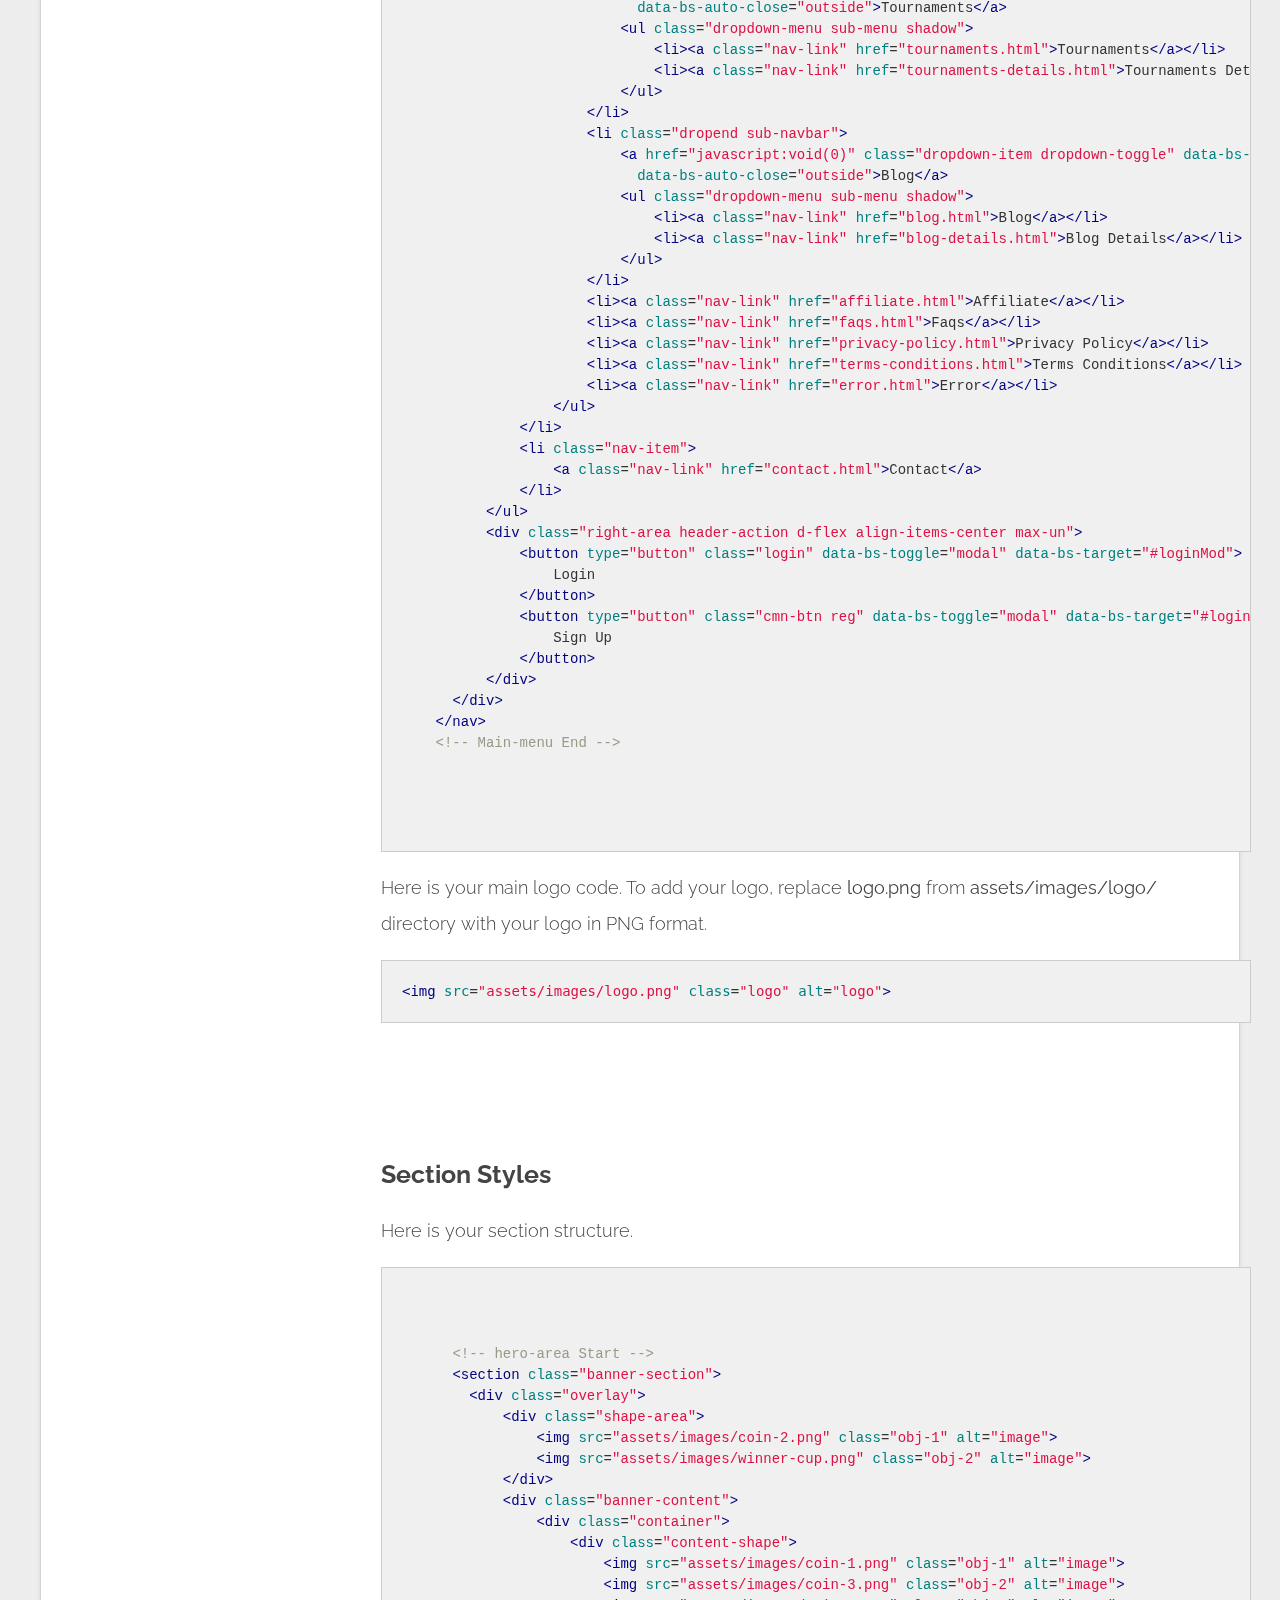
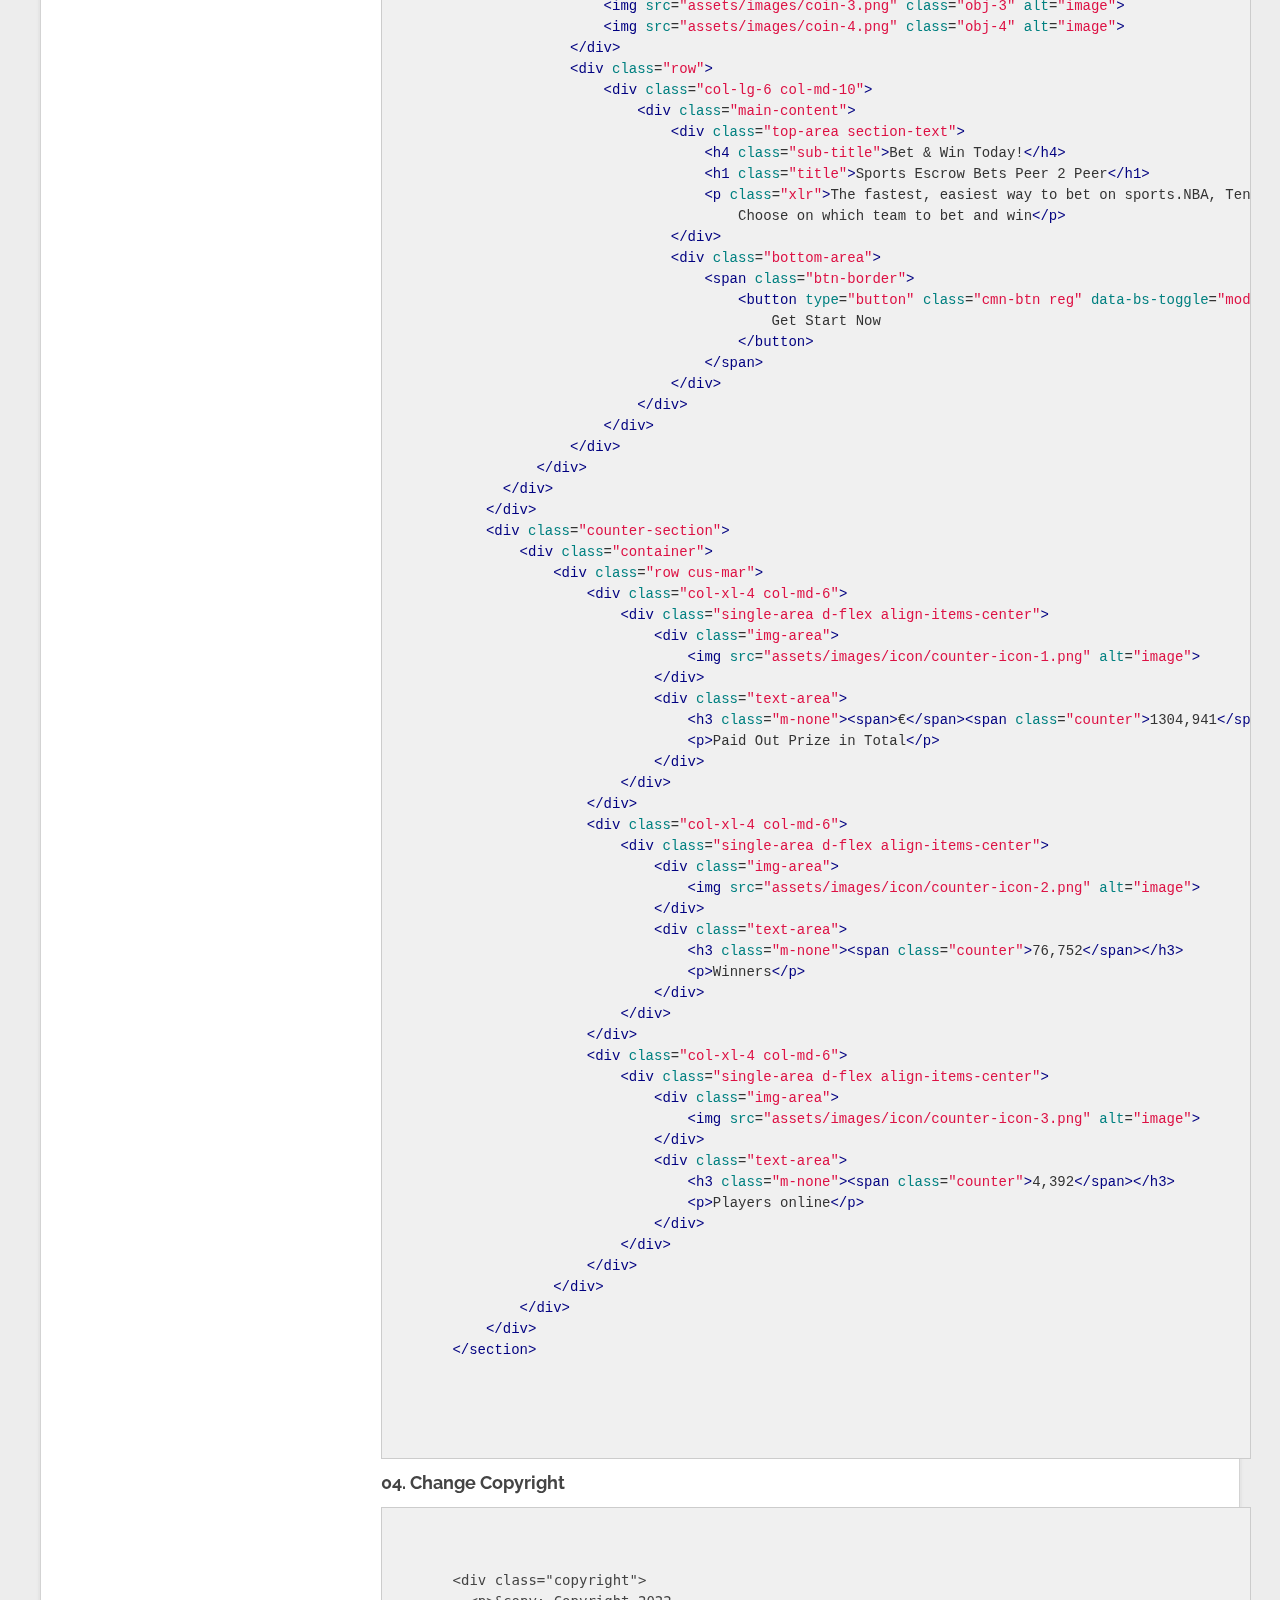
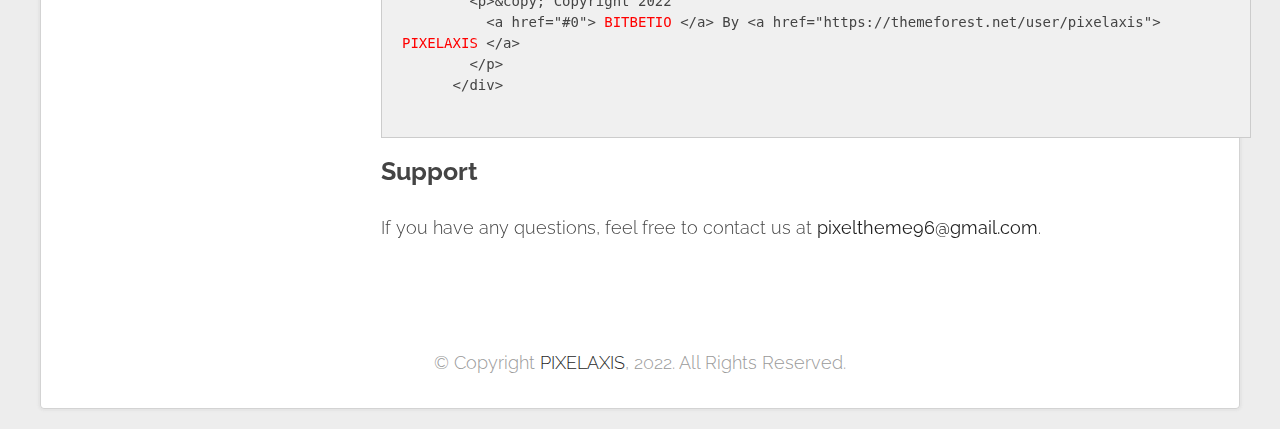
<file: Documentation/index.html>
﻿<!DOCTYPE html>
<html>

<head>
  <meta charset="utf-8">
  <meta name="description" content="">
  <meta name="HandheldFriendly" content="True">
  <meta name="MobileOptimized" content="320">
  <meta name="viewport" content="initial-scale=1.0, minimum-scale=1.0, maximum-scale=1.0, user-scalable=no">
  <title>BITBETIO &mdash; Documentation</title>
  <link rel="icon" type="image/png" href="./img/fav.png" sizes="16x16">
  <link rel="alternate" type="application/rss+xml" title="frittt.com" href="feed/index.html">
  <link href="http://fonts.googleapis.com/css?family=Raleway:700,300" rel="stylesheet" type="text/css">
  <link rel="stylesheet" href="css/style.css">
  <link rel="stylesheet" href="css/prettify.css">
</head>

<body>
  <div class="wrapper">
    <nav>

      <div style="width:150px;margin:0 auto;">
        <h1><a href="#"><img style="padding:10px 0;" src="img/logo.png" alt="image" /></a></h1>
      </div>

    </nav>
    <header>
      <div class="container">
        <h2 class="lone-header">BITBETIO Documentation</h2>
      </div>
    </header>
    <section>
      <div class="container">
        <ul class="docs-nav">
          <li><strong>Getting Started</strong></li>
          <li><a href="#welcome" class="cc-active">Welcome</a></li>
          <li><a href="#features" class="cc-active">Features</a></li>
          <li><a href="#folder" class="cc-active">Folder Arrange</a></li>
          <li class="separator"></li>
          <li><strong>Instalation</strong></li>
          <li><a href="#upload" class="cc-active">Upload</a></li>
          <li><a href="#fonts" class="cc-active">Fonts</a></li>
          <li><a href="#css" class="cc-active">CSS File</a></li>
          <li><a href="#js" class="cc-active">JS File</a></li>
          <li><strong>Customization</strong></li>
          <li><a href="#logotype" class="cc-active">Logo Type</a></li>
          <li><a href="#menubar" class="cc-active">Menu Bar</a></li>
          <li><a href="#section" class="cc-active">Section Styles</a></li>
          <li><a href="#contact" class="cc-active">Contact Us customization</a></li>
          <li><a href="#contact-form" class="cc-active">Contact Email</a></li>
          <li><a href="#copyright" class="cc-active">Change Copyright</a></li>
        </ul>
        <div class="docs-content">
          <h2> Getting Started</h2>
          <h3 id="welcome"> Welcome</h3>
          <p>Thanks for purchasing our template :)</p>

          <p> It is our great pleasure that you purchased our template. And we want to tell you that you don't need to
            write any codes for this template. Just follow some instructions for customizing the template.</p>
          <p>If you have any questions, feel free to contact us at <a
              href="mailto:pixeltheme96@gmail.com"><b>pixeltheme96@gmail.com</b></a>.</p>
          <h3 id="features"> Features</h3>
          <ul>
            <li>01 Home Page</li>
            <li>Fully responsive</li>
            <li>Clear & Neat design</li>
            <li>Bootstrap 5</li>
            <li>Font Awesome Icon</li>
            <li>Jquery Counter</li>
            <li>Nice Select</li>
            <li>Smooth animation</li>
            <li>Browser compatibility (IE10+, Chrome, Safari, Firefox, Opera)</li>
            <li>Well documented</li>
          </ul>
          <h3 id="folder">Folder Arrange</h3>
          <p>Unzip the archive and find out the folder "buyer-file". There are all the template files in this folder.
            You can open the following files for viewing in browser.</p>
          <ol>
            <li><b>assets</b> - for all resources
              <ul>
                <li><b>/css</b> — folder with css files.</li>
                <li><b>/images</b> — folder with image files.</li>
                <li><b>/js</b> — folder with Javascript files.</li>
                <li><b>/scss</b> — folder with scss files.</li>
                <li><b>/webfonts</b> — folder with icon fonts.</li>
              </ul>
            </li>
            <li><b>index.html</b> Default home page</li>
            <li><b>dashboard.html</b> Dashboard page</li>
            <li><b>personal-details-setting.html</b> Personal Details Setting page</li>
            <li><b>modify-login-password.html</b> Modify Login Password page</li>
            <li><b>soccer-bets-1.html</b> Soccer Bets page</li>
            <li><b>soccer-bets-2.html</b> Soccer Bets Second page</li>
            <li><b>escrow-bets-fee.html</b> Escrow Bets Fee page</li>
            <li><b>currency-bet.html</b> Currency Bet page</li>
            <li><b>betting-details.html</b> Betting Details page</li>
            <li><b>create-new-currency.html</b> Create New Currency page</li>
            <li><b>tournaments.html</b> Tournaments page</li>
            <li><b>tournaments-details.html</b> Tournaments Details page</li>
            <li><b>blog.html</b> Blog page</li>
            <li><b>blog-details.html</b> Blog Details page</li>
            <li><b>affiliate.html</b> Affiliate page</li>
            <li><b>faqs.html</b> Faqs page</li>
            <li><b>privacy-policy.html</b> Privacy Policy page</li>
            <li><b>terms-conditions.html</b> Terms Conditions page</li>
            <li><b>contact.html</b> Contact Page</li>
            <li><b>error.html</b> Error Page</li>
          </ol>
          
          <hr>
          <h3 id="upload">Installation</h3>

          <h4 id="fonts">01. Fonts</h4>
          <pre class="prettyprint prettyprinted">
      &lt;!--Fonts--&gt;
      <span style="color: red">
        https://fonts.google.com/
      </span>
    </pre>
          <br>
          <h4 id="css"> 02. Source File (CSS)</h4>
          <pre class="prettyprint prettyprinted">
      &lt;link rel="stylesheet" href="assets/css/bootstrap.min.css"&gt;
      &lt;link rel="stylesheet" href="assets/css/arafat-font.css"&gt;
      &lt;link rel="stylesheet" href="assets/css/jquery-ui.css"&gt;
      &lt;link rel="stylesheet" href="assets/css/fontawesome.min.css"&gt;
      &lt;link rel="stylesheet" href="assets/css/style.css"&gt;
      &lt;link rel="stylesheet" href="assets/css/plugin/animate.css"&gt;
      &lt;link rel="stylesheet" href="assets/css/plugin/magnific-popup.css"&gt;
      &lt;link rel="stylesheet" href="assets/css/plugin/nice-select.css"&gt;
      &lt;link rel="stylesheet" href="assets/css/plugin/slick.css"&gt;

    </pre>
          <h3>
            <h4 id="js"> 03. Source File (JS)</h4>
            <pre class="prettyprint prettyprinted" style="margin-bottom:50px">
        &lt;script src="assets/js/bootstrap.min.js"&gt;&lt;/script&gt;
        &lt;script src="assets/js/fontawesome.js"&gt;&lt;/script&gt;
        &lt;script src="assets/js/jquery.min.js"&gt;&lt;/script&gt;
        &lt;script src="assets/js/jquery-ui.js"&gt;&lt;/script&gt;
        &lt;script src="assets/js/main.js"&gt;&lt;/script&gt;
        &lt;script src="assets/js/plugin/counter.js"&gt;&lt;/script&gt;
        &lt;script src="assets/js/plugin/jquery.downCount.js"&gt;&lt;/script&gt;
        &lt;script src="assets/js/plugin/jquery.magnific-popup.min.js"&gt;&lt;/script&gt;
        &lt;script src="assets/js/plugin/jquery.nice-select.min.js"&gt;&lt;/script&gt;
        &lt;script src="assets/js/plugin/plugin.js"&gt;&lt;/script&gt;
        &lt;script src="assets/js/plugin/slick.js"&gt;&lt;/script&gt;
        &lt;script src="assets/js/plugin/waypoint.min.js"&gt;&lt;/script&gt;
        &lt;script src="assets/js/plugin/wow.min.js"&gt;&lt;/script&gt;

    </pre>
            <br>
            <h3 id="logotype">Logo Type</h3>
            <p>To change logotype in the navigation panel, find image <b>assets/images/logo.png</b> and replace it with
              your logo.
            </p>
            <h5><i>Note: Keep your logo inside the <b>assets/images/logo.png</b> folder. The logo size should be minimum
                129x39 pixel.</i></h5>
            <br />
            <h3 id="menubar"> Menu Bar with logo</h3>

            <p>This is logo and navigation codes.</p>
            <pre class="prettyprint">
      <xmp>
    <!-- Main-menu Strat -->
    <nav class="navbar navbar-expand-lg navbar-light">
      <a class="navbar-brand" href="index.html">
          <img src="assets/images/logo.png" class="logo" alt="logo">
      </a>
      <button class="navbar-toggler collapsed" type="button" data-bs-toggle="collapse"
          data-bs-target="#navbar-content">
          <i class="fas fa-bars"></i>
      </button>
      <div class="collapse navbar-collapse justify-content-end" id="navbar-content">
          <ul class="navbar-nav mr-auto mb-2 mb-lg-0">
              <li class="nav-item">
                  <a class="nav-link active" aria-current="page" href="index.html">Home</a>
              </li>
              <li class="nav-item dropdown main-navbar">
                  <a class="nav-link dropdown-toggle" href="javascript:void(0)"
                      data-bs-toggle="dropdown" data-bs-auto-close="outside">Dashboard</a>
                  <ul class="dropdown-menu main-menu shadow">
                      <li><a class="nav-link" href="dashboard.html">Dashboard</a></li>
                      <li class="dropend sub-navbar">
                          <a href="javascript:void(0)" class="dropdown-item dropdown-toggle" data-bs-toggle="dropdown"
                            data-bs-auto-close="outside">Setting</a>
                          <ul class="dropdown-menu sub-menu shadow">
                              <li><a class="nav-link" href="personal-details-setting.html">Personal Details</a></li>
                              <li><a class="nav-link" href="modify-login-password.html">Change Password</a></li>
                          </ul>
                      </li>
                  </ul>
              </li>
              <li class="nav-item dropdown main-navbar">
                  <a class="nav-link dropdown-toggle" href="javascript:void(0)"
                      data-bs-toggle="dropdown" data-bs-auto-close="outside">Sports</a>
                  <ul class="dropdown-menu main-menu shadow">
                      <li><a class="nav-link" href="soccer-bets-2.html">Tennis</a></li>
                      <li><a class="nav-link" href="soccer-bets-1.html">Soccer</a></li>
                      <li><a class="nav-link" href="soccer-bets-2.html">NBA</a></li>
                  </ul>
              </li>
              <li class="nav-item dropdown main-navbar">
                  <a class="nav-link dropdown-toggle" href="javascript:void(0)"
                      data-bs-toggle="dropdown" data-bs-auto-close="outside">Currency</a>
                  <ul class="dropdown-menu main-menu shadow">
                      <li><a class="nav-link" href="escrow-bets-fee.html">Escrow Bets Fee</a></li>
                      <li><a class="nav-link" href="currency-bet.html">Currency Bet</a></li>
                      <li><a class="nav-link" href="betting-details.html">Betting Details</a></li>
                      <li><a class="nav-link" href="create-new-currency.html">Create Currency</a></li>
                  </ul>
              </li>
              <li class="nav-item dropdown main-navbar">
                  <a class="nav-link dropdown-toggle" href="javascript:void(0)"
                      data-bs-toggle="dropdown" data-bs-auto-close="outside">Pages</a>
                  <ul class="dropdown-menu main-menu shadow">
                      <li class="dropend sub-navbar">
                          <a href="javascript:void(0)" class="dropdown-item dropdown-toggle" data-bs-toggle="dropdown"
                            data-bs-auto-close="outside">Tournaments</a>
                          <ul class="dropdown-menu sub-menu shadow">
                              <li><a class="nav-link" href="tournaments.html">Tournaments</a></li>
                              <li><a class="nav-link" href="tournaments-details.html">Tournaments Details</a></li>
                          </ul>
                      </li>
                      <li class="dropend sub-navbar">
                          <a href="javascript:void(0)" class="dropdown-item dropdown-toggle" data-bs-toggle="dropdown"
                            data-bs-auto-close="outside">Blog</a>
                          <ul class="dropdown-menu sub-menu shadow">
                              <li><a class="nav-link" href="blog.html">Blog</a></li>
                              <li><a class="nav-link" href="blog-details.html">Blog Details</a></li>
                          </ul>
                      </li>
                      <li><a class="nav-link" href="affiliate.html">Affiliate</a></li>
                      <li><a class="nav-link" href="faqs.html">Faqs</a></li>
                      <li><a class="nav-link" href="privacy-policy.html">Privacy Policy</a></li>
                      <li><a class="nav-link" href="terms-conditions.html">Terms Conditions</a></li>
                      <li><a class="nav-link" href="error.html">Error</a></li>
                  </ul>
              </li>
              <li class="nav-item">
                  <a class="nav-link" href="contact.html">Contact</a>
              </li>
          </ul>
          <div class="right-area header-action d-flex align-items-center max-un">
              <button type="button" class="login" data-bs-toggle="modal" data-bs-target="#loginMod">
                  Login
              </button>
              <button type="button" class="cmn-btn reg" data-bs-toggle="modal" data-bs-target="#loginMod">
                  Sign Up
              </button>
          </div>
      </div>
    </nav>
    <!-- Main-menu End -->
      </xmp>
    </pre>
            <p>Here is your main logo code. To add your logo, replace <b>logo.png</b> from <b>assets/images/logo/</b> directory
              with
              your logo in PNG format.</p>
            <pre class="prettyprint">&lt;img src="assets/images/logo.png" class="logo" alt="logo"&gt;</pre><br />
            <br /><br />
            
            <h3 id="section">Section Styles</h3>
            <p>Here is your section structure.</p>
            <pre class="prettyprint">
              <xmp>   
      <!-- hero-area Start -->
      <section class="banner-section">
        <div class="overlay">
            <div class="shape-area">
                <img src="assets/images/coin-2.png" class="obj-1" alt="image">
                <img src="assets/images/winner-cup.png" class="obj-2" alt="image">
            </div>
            <div class="banner-content">
                <div class="container">
                    <div class="content-shape">
                        <img src="assets/images/coin-1.png" class="obj-1" alt="image">
                        <img src="assets/images/coin-3.png" class="obj-2" alt="image">
                        <img src="assets/images/coin-3.png" class="obj-3" alt="image">
                        <img src="assets/images/coin-4.png" class="obj-4" alt="image">
                    </div>
                    <div class="row">
                        <div class="col-lg-6 col-md-10">
                            <div class="main-content">
                                <div class="top-area section-text">
                                    <h4 class="sub-title">Bet & Win Today!</h4>
                                    <h1 class="title">Sports Escrow Bets Peer 2 Peer</h1>
                                    <p class="xlr">The fastest, easiest way to bet on sports.NBA, Tennis & Soccer,
                                        Choose on which team to bet and win</p>
                                </div>
                                <div class="bottom-area">
                                    <span class="btn-border">
                                        <button type="button" class="cmn-btn reg" data-bs-toggle="modal" data-bs-target="#loginMod">
                                            Get Start Now
                                        </button>
                                    </span>
                                </div>
                            </div>
                        </div>
                    </div>
                </div>
            </div>
          </div>
          <div class="counter-section">
              <div class="container">
                  <div class="row cus-mar">
                      <div class="col-xl-4 col-md-6">
                          <div class="single-area d-flex align-items-center">
                              <div class="img-area">
                                  <img src="assets/images/icon/counter-icon-1.png" alt="image">
                              </div>
                              <div class="text-area">
                                  <h3 class="m-none"><span>€</span><span class="counter">1304,941</span></h3>
                                  <p>Paid Out Prize in Total</p>
                              </div>
                          </div>
                      </div>
                      <div class="col-xl-4 col-md-6">
                          <div class="single-area d-flex align-items-center">
                              <div class="img-area">
                                  <img src="assets/images/icon/counter-icon-2.png" alt="image">
                              </div>
                              <div class="text-area">
                                  <h3 class="m-none"><span class="counter">76,752</span></h3>
                                  <p>Winners</p>
                              </div>
                          </div>
                      </div>
                      <div class="col-xl-4 col-md-6">
                          <div class="single-area d-flex align-items-center">
                              <div class="img-area">
                                  <img src="assets/images/icon/counter-icon-3.png" alt="image">
                              </div>
                              <div class="text-area">
                                  <h3 class="m-none"><span class="counter">4,392</span></h3>
                                  <p>Players online</p>
                              </div>
                          </div>
                      </div>
                  </div>
              </div>
          </div>
      </section>
              </xmp>
      </pre>

            <h4 id="copyright"> 04. Change Copyright</h4>
            <pre class="prettyprint prettyprinted">


      &lt;div class="copyright"&gt;
        &lt;p&gt;&amp;copy; Copyright 2022 
          &lt;a href="#0"&gt; <span style="color: red">BITBETIO</span> &lt;/a&gt; By &lt;a href="https://themeforest.net/user/pixelaxis"&gt; <span style="color:red">PIXELAXIS</span> &lt;/a&gt;
        &lt;/p&gt;
      &lt;/div&gt;
    </pre>
          </h3>
          <h3>Support</h3>
          <p>If you have any questions, feel free to contact us at <a
            href="mailto:pixeltheme96@gmail.com"><b>pixeltheme96@gmail.com</b></a>.</p>

        </div>
      </div>
    </section>
    <footer>
      <div>
        <p> &copy; Copyright <a href="https://themeforest.net/user/pixelaxis">PIXELAXIS</a>, 2022. All Rights Reserved.</p>
      </div>
    </footer>
  </div>
  <script src="js/jquery.min.js"></script>
  <script type="text/javascript" src="js/prettify/prettify.js"></script>
  <script src="https://google-code-prettify.googlecode.com/svn/loader/run_prettify.js?lang=css&skin=sunburst"></script>
  <script src="js/layout.js"></script>
</body>

</html>
</file>
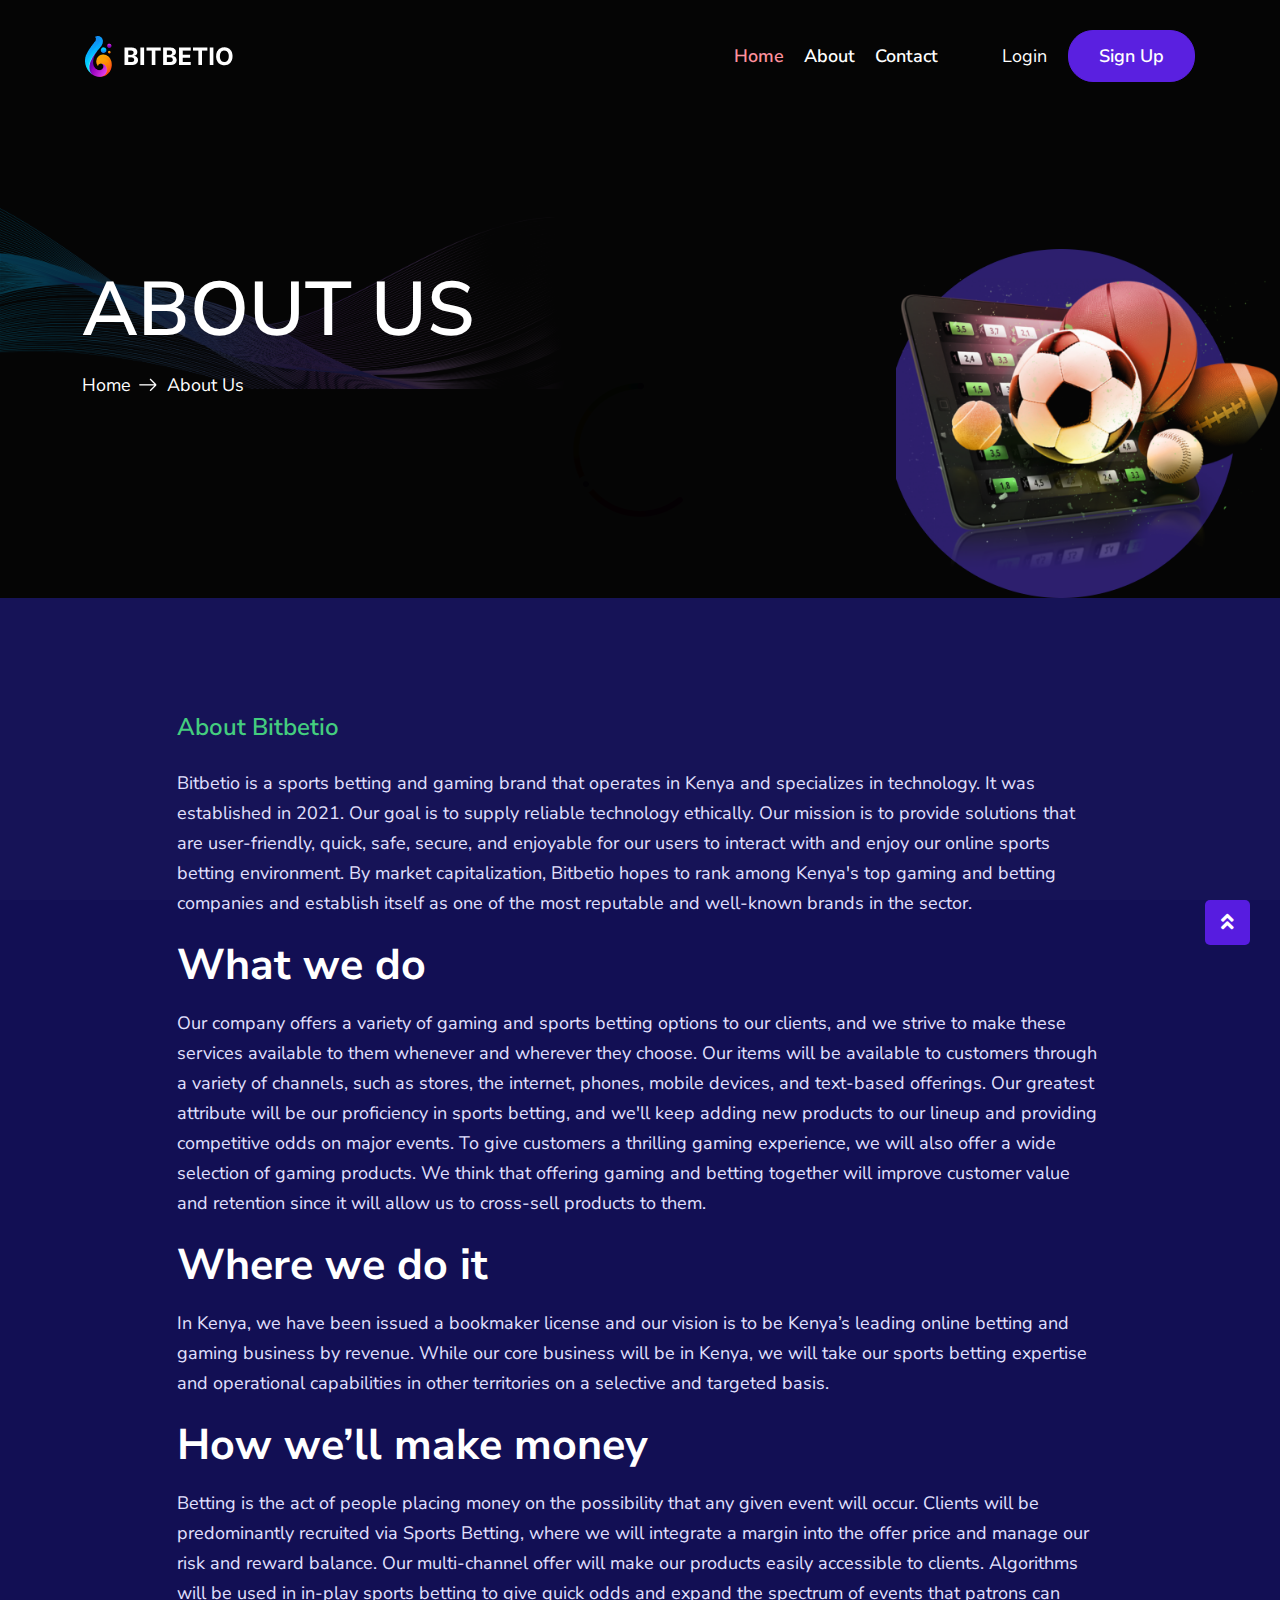
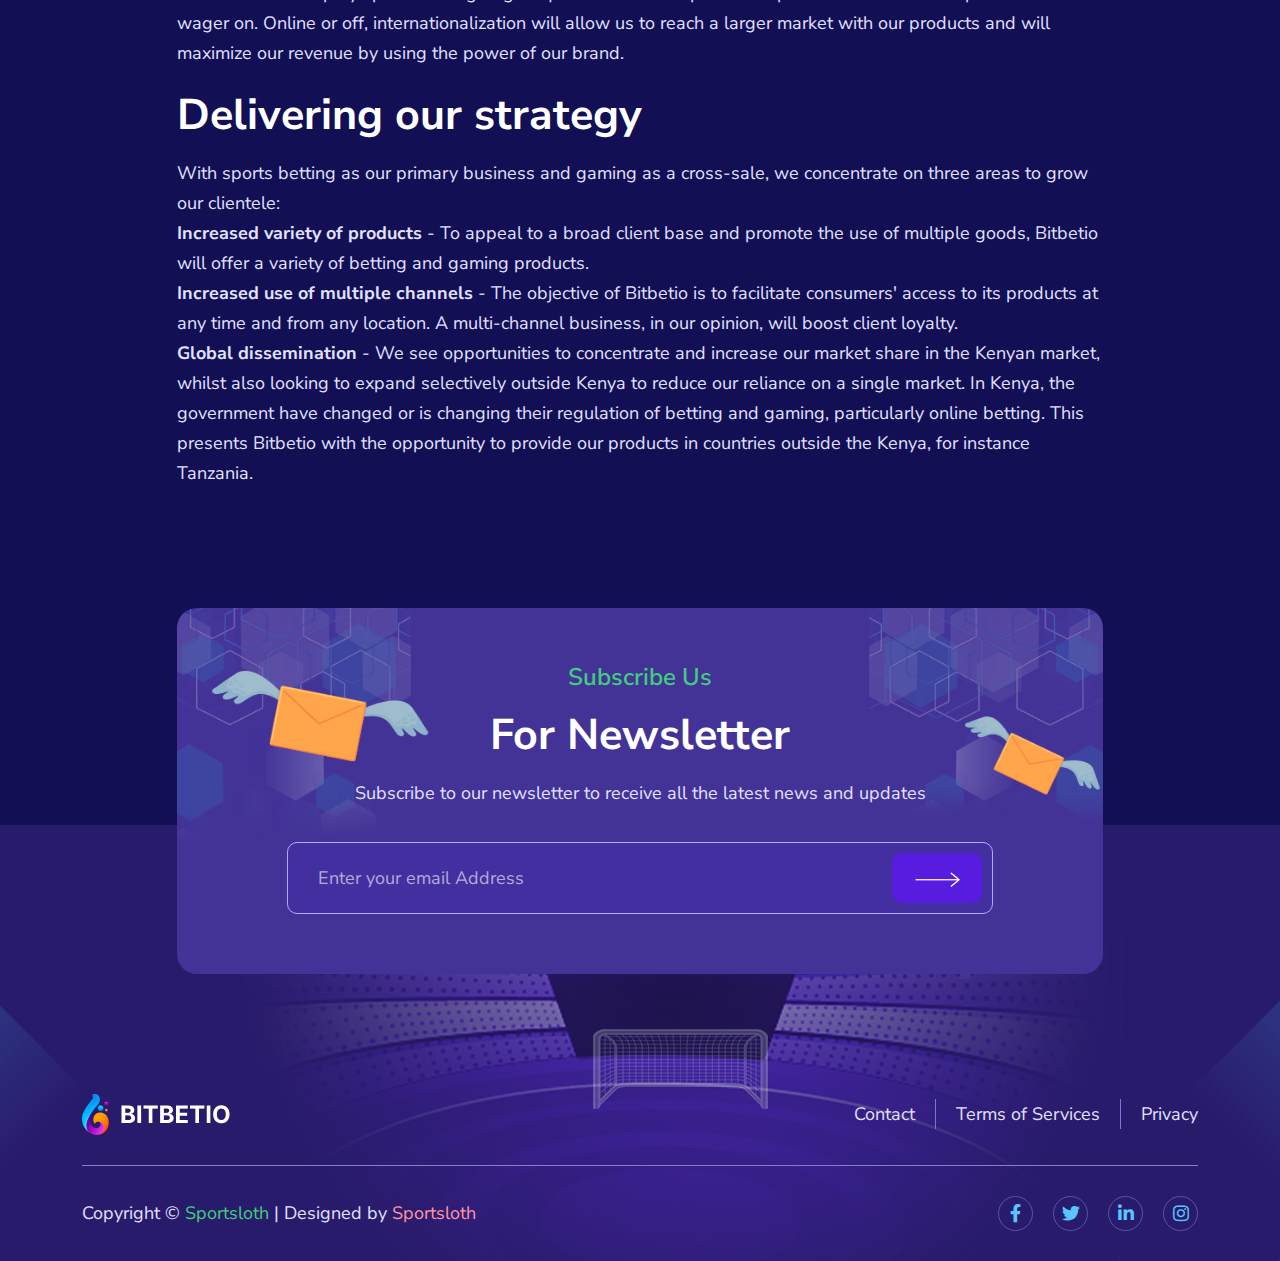
<file: about.html>
<!doctype html>
<html lang="en">

<head>
    <meta charset="UTF-8">
    <meta http-equiv="X-UA-Compatible" content="IE=edge">
    <meta name="viewport" content="width=device-width, initial-scale=1.0">
    <meta http-equiv="X-UA-Compatible" content="ie=edge">
    <title>Bitbetio</title>

    <link rel="shortcut icon" href="assets/images/fav.png" type="image/x-icon">
    <link rel="stylesheet" href="assets/css/bootstrap.min.css">
    <link rel="stylesheet" href="assets/css/fontawesome.min.css">
    <link rel="stylesheet" href="assets/css/jquery-ui.css">
    <link rel="stylesheet" href="assets/css/plugin/nice-select.css">
    <link rel="stylesheet" href="assets/css/plugin/magnific-popup.css">
    <link rel="stylesheet" href="assets/css/plugin/slick.css">
    <link rel="stylesheet" href="assets/css/arafat-font.css">
    <link rel="stylesheet" href="assets/css/plugin/animate.css">
    <link rel="stylesheet" href="assets/css/style.css">
</head>

<body>
<!-- start preloader -->
<div class="preloader" id="preloader"></div>
<!-- end preloader -->

<!-- Scroll To Top Start-->
<a href="javascript:void(0)" class="scrollToTop"><i class="fas fa-angle-double-up"></i></a>
<!-- Scroll To Top End -->

<!-- header-section start -->
<header class="header-section">
    <div class="overlay">
        <div class="container">
            <div class="row d-flex header-area">
                <nav class="navbar navbar-expand-lg navbar-light">
                    <a class="navbar-brand" href="index.html">
                        <img src="assets/images/logo.png" class="logo" alt="logo">
                    </a>
                    <button class="navbar-toggler collapsed" type="button" data-bs-toggle="collapse"
                            data-bs-target="#navbar-content">
                        <i class="fas fa-bars"></i>
                    </button>
                    <div class="collapse navbar-collapse justify-content-end" id="navbar-content">
                        <ul class="navbar-nav mr-auto mb-2 mb-lg-0">
                            <li class="nav-item">
                                <a class="nav-link active" aria-current="page" href="index.html">Home</a>
                            </li>
                            <li class="nav-item">
                                <a class="nav-link" aria-current="page" href="about.html">About</a>
                            </li>
                            <!--<li class="nav-item dropdown main-navbar">
                                <a class="nav-link dropdown-toggle" href="javascript:void(0)"
                                    data-bs-toggle="dropdown" data-bs-auto-close="outside">Dashboard</a>
                                <ul class="dropdown-menu main-menu shadow">
                                    <li><a class="nav-link" href="dashboard.html">Dashboard</a></li>
                                    <li class="dropend sub-navbar">
                                        <a href="javascript:void(0)" class="dropdown-item dropdown-toggle" data-bs-toggle="dropdown"
                                          data-bs-auto-close="outside">Setting</a>
                                        <ul class="dropdown-menu sub-menu shadow">
                                            <li><a class="nav-link" href="personal-details-setting.html">Personal Details</a></li>
                                            <li><a class="nav-link" href="modify-login-password.html">Change Password</a></li>
                                        </ul>
                                    </li>
                                </ul>
                            </li>-->
                            <!--<li class="nav-item dropdown main-navbar">
                                <a class="nav-link dropdown-toggle" href="javascript:void(0)"
                                    data-bs-toggle="dropdown" data-bs-auto-close="outside">Sports</a>
                                <ul class="dropdown-menu main-menu shadow">
                                    <li><a class="nav-link" href="soccer-bets-2.html">Tennis</a></li>
                                    <li><a class="nav-link" href="soccer-bets-1.html">Soccer</a></li>
                                    <li><a class="nav-link" href="soccer-bets-2.html">NBA</a></li>
                                </ul>
                            </li>
                            <li class="nav-item dropdown main-navbar">
                                <a class="nav-link dropdown-toggle" href="javascript:void(0)"
                                    data-bs-toggle="dropdown" data-bs-auto-close="outside">Currency</a>
                                <ul class="dropdown-menu main-menu shadow">
                                    <li><a class="nav-link" href="escrow-bets-fee.html">Escrow Bets Fee</a></li>
                                    <li><a class="nav-link" href="currency-bet.html">Currency Bet</a></li>
                                    <li><a class="nav-link" href="betting-details.html">Betting Details</a></li>
                                    <li><a class="nav-link" href="create-new-currency.html">Create Currency</a></li>
                                </ul>
                            </li>
                            <li class="nav-item dropdown main-navbar">
                                <a class="nav-link dropdown-toggle" href="javascript:void(0)"
                                    data-bs-toggle="dropdown" data-bs-auto-close="outside">Pages</a>
                                <ul class="dropdown-menu main-menu shadow">
                                    <li class="dropend sub-navbar">
                                        <a href="javascript:void(0)" class="dropdown-item dropdown-toggle" data-bs-toggle="dropdown"
                                          data-bs-auto-close="outside">Tournaments</a>
                                        <ul class="dropdown-menu sub-menu shadow">
                                            <li><a class="nav-link" href="tournaments.html">Tournaments</a></li>
                                            <li><a class="nav-link" href="tournaments-details.html">Tournaments Details</a></li>
                                        </ul>
                                    </li>
                                    <li class="dropend sub-navbar">
                                        <a href="javascript:void(0)" class="dropdown-item dropdown-toggle" data-bs-toggle="dropdown"
                                          data-bs-auto-close="outside">Blog</a>
                                        <ul class="dropdown-menu sub-menu shadow">
                                            <li><a class="nav-link" href="blog.html">Blog</a></li>
                                            <li><a class="nav-link" href="blog-details.html">Blog Details</a></li>
                                        </ul>
                                    </li>
                                    <li><a class="nav-link" href="affiliate.html">Affiliate</a></li>
                                    <li><a class="nav-link" href="faqs.html">Faqs</a></li>
                                    <li><a class="nav-link" href="privacy-policy.html">Privacy Policy</a></li>
                                    <li><a class="nav-link" href="terms-conditions.html">Terms Conditions</a></li>
                                    <li><a class="nav-link" href="error.html">Error</a></li>
                                </ul>
                            </li>-->
                            <li class="nav-item">
                                <a class="nav-link" href="contact.html">Contact</a>
                            </li>
                        </ul>
                        <div class="right-area header-action d-flex align-items-center max-un">
                            <button type="button" class="login" data-bs-toggle="modal" data-bs-target="#loginMod">
                                Login
                            </button>
                            <button type="button" class="cmn-btn reg" data-bs-toggle="modal" data-bs-target="#loginMod">
                                Sign Up
                            </button>
                        </div>
                    </div>
                </nav>
            </div>
        </div>
    </div>
</header>
<!-- header-section end -->
<!-- Login Registration start -->
<div class="log-reg">
    <div class="container">
        <div class="row">
            <div class="col-lg-6">
                <div class="modal fade" id="loginMod">
                    <div class="modal-dialog modal-dialog-centered">
                        <div class="modal-content">
                            <div class="modal-header justify-content-center">
                                <button type="button" class="btn-close" data-bs-dismiss="modal"
                                        aria-label="Close"></button>
                            </div>
                            <ul class="nav log-reg-btn justify-content-around">
                                <li class="bottom-area" role="presentation">
                                    <button class="nav-link" id="regArea-tab" data-bs-toggle="tab"
                                            data-bs-target="#regArea" type="button" role="tab" aria-controls="regArea"
                                            aria-selected="false">
                                        SIGN UP
                                    </button>
                                </li>
                                <li class="bottom-area" role="presentation">
                                    <button class="nav-link active" id="loginArea-tab" data-bs-toggle="tab"
                                            data-bs-target="#loginArea" type="button" role="tab"
                                            aria-controls="loginArea" aria-selected="true">
                                        LOGIN
                                    </button>
                                </li>
                            </ul>
                            <div class="tab-content">
                                <div class="tab-pane fade show active" id="loginArea" role="tabpanel"
                                     aria-labelledby="loginArea-tab">
                                    <div class="login-reg-content">
                                        <div class="modal-body">
                                            <div class="head-area">
                                                <h6 class="title">Login Direetly With</h6>
                                                <div class="social-link d-flex align-items-center">
                                                    <a href="javascript:void(0)" class="active"><i
                                                            class="fab fa-facebook-f"></i></a>
                                                    <a href="javascript:void(0)"><i class="fab fa-twitter"></i></a>
                                                    <a href="javascript:void(0)"><i
                                                            class="fab fa-linkedin-in"></i></a>
                                                    <a href="javascript:void(0)"><i
                                                            class="fab fa-instagram"></i></a>
                                                </div>
                                            </div>
                                            <div class="form-area">
                                                <form action="#">
                                                    <div class="row">
                                                        <div class="col-12">
                                                            <div class="single-input">
                                                                <label for="logemail">Email</label>
                                                                <input type="text" id="logemail"
                                                                       placeholder="Email Address">
                                                            </div>
                                                            <div class="single-input">
                                                                <label for="logpassword">Password</label>
                                                                <input type="text" id="logpassword"
                                                                       placeholder="Email Password">
                                                            </div>
                                                        </div>
                                                        <div class="col-12">
                                                            <div class="remember-me">
                                                                <label
                                                                        class="checkbox-single d-flex align-items-center">
                                                                        <span class="left-area">
                                                                            <span class="checkbox-area d-flex">
                                                                                <input type="checkbox"
                                                                                       checked="checked">
                                                                                <span class="checkmark"></span>
                                                                            </span>
                                                                            <span
                                                                                    class="item-title d-flex align-items-center">
                                                                                <span>Remember Me</span>
                                                                            </span>
                                                                        </span>
                                                                </label>
                                                                <a href="javascript:void(0)">Forgot Password</a>
                                                            </div>
                                                        </div>
                                                        <span class="btn-border w-100">
                                                                <button class="cmn-btn w-100">LOGIN</button>
                                                            </span>
                                                    </div>
                                                </form>
                                                <div class="bottom-area text-center">
                                                    <p>Not a member ? <a href="javascript:void(0)" class="reg-btn">Register</a></p>
                                                </div>
                                            </div>
                                        </div>
                                    </div>
                                </div>
                                <div class="tab-pane fade" id="regArea" role="tabpanel"
                                     aria-labelledby="regArea-tab">
                                    <div class="login-reg-content regMode">
                                        <div class="modal-body">
                                            <div class="head-area">
                                                <h6 class="title">Register On Bitbetio</h6>
                                                <div class="social-link d-flex align-items-center">
                                                    <a href="javascript:void(0)" class="active"><i
                                                            class="fab fa-facebook-f"></i></a>
                                                    <a href="javascript:void(0)"><i class="fab fa-twitter"></i></a>
                                                    <a href="javascript:void(0)"><i
                                                            class="fab fa-linkedin-in"></i></a>
                                                    <a href="javascript:void(0)"><i
                                                            class="fab fa-instagram"></i></a>
                                                </div>
                                            </div>
                                            <div class="form-area">
                                                <form action="#">
                                                    <div class="row">
                                                        <div class="col-12">
                                                            <div class="single-input">
                                                                <label for="regemail">Email</label>
                                                                <input type="text" id="regemail"
                                                                       placeholder="Email Address">
                                                            </div>
                                                            <div class="single-input">
                                                                <label for="regpassword">Password</label>
                                                                <input type="text" id="regpassword"
                                                                       placeholder="Email Password">
                                                            </div>
                                                            <div class="single-input">
                                                                <label>Country</label>
                                                                <select>
                                                                    <option value="1">United States</option>
                                                                    <option value="2">United Kingdom</option>
                                                                    <option value="3">Canada</option>
                                                                </select>
                                                            </div>
                                                        </div>
                                                        <div class="col-12">
                                                            <div class="remember-me">
                                                                <a href="javascript:void(0)">Have a referral
                                                                    code?</a>
                                                            </div>
                                                        </div>
                                                        <span class="btn-border w-100">
                                                                <button class="cmn-btn w-100">SIGN UP</button>
                                                            </span>
                                                    </div>
                                                </form>
                                                <div class="bottom-area text-center">
                                                    <p>Already have an member ? <a href="javascript:void(0)"
                                                                                   class="log-btn">Login</a></p>
                                                </div>
                                                <div class="counter-area">
                                                    <div class="single">
                                                        <div class="icon-area">
                                                            <img src="assets/images/icon/signup-counter-icon-1.png"
                                                                 alt="icon">
                                                        </div>
                                                        <div class="text-area">
                                                            <p>25,179k</p>
                                                            <p class="mdr">Bets</p>
                                                        </div>
                                                    </div>
                                                    <div class="single">
                                                        <div class="icon-area">
                                                            <img src="assets/images/icon/signup-counter-icon-2.png"
                                                                 alt="icon">
                                                        </div>
                                                        <div class="text-area">
                                                            <p>6.65 BTC</p>
                                                            <p class="mdr">Total Won</p>
                                                        </div>
                                                    </div>
                                                </div>
                                            </div>
                                        </div>
                                    </div>
                                </div>
                            </div>
                        </div>
                    </div>
                </div>
            </div>
        </div>
    </div>
</div>
<!-- Login Registration end -->

<!-- Banner Section start -->
<section class="banner-section inner-banner faqs">
    <div class="overlay">
        <div class="shape-area">
            <img src="assets/images/about-bitbetio-image.png" class="faqs-illu" alt="image">
        </div>
        <div class="banner-content">
            <div class="container">
                <div class="row">
                    <div class="col-lg-9 col-md-10">
                        <div class="main-content">
                            <h1>ABOUT US</h1>
                            <div class="breadcrumb-area">
                                <nav aria-label="breadcrumb">
                                    <ol class="breadcrumb d-flex align-items-center">
                                        <li class="breadcrumb-item"><a href="index.html">Home</a></li>
                                        <li class="breadcrumb-item active" aria-current="page">About Us</li>
                                    </ol>
                                </nav>
                            </div>
                        </div>
                    </div>
                </div>
            </div>
        </div>
    </div>
</section>
<!-- Banner Section end -->

<!-- About Section Start -->
<section class="about-bitbetio">
    <!-- <section class="container mt-5 about-bitbetio"> -->
    <div class="overlay pt-120">
        <div class="container">
            <div class="row justify-content-center">
                <div class="col-lg-10">
                    <div class="top-wrapper">
                        <!-- <h5 class="sub-title">About Us</h5>
                        <h3 class="title">We are the best betting platform</h3>
                        <p>Bitbetio is a betting platform that allows users to bet on sports, esports, and other events. We
                            offer a wide range of betting options and a user-friendly interface. Our platform is designed
                            to be easy to use and accessible to everyone. We offer a wide range of betting options and a
                            user-friendly interface. Our platform is designed to be easy to use and accessible to everyone.
                        </p> -->
                        <h5 class="sub-title">About Bitbetio</h5>
                        <p>Bitbetio is a sports betting and gaming brand that operates in Kenya and specializes in technology. It was established in 2021. Our goal is to supply reliable technology ethically. Our mission is to provide solutions that are user-friendly, quick, safe, secure, and enjoyable for our users to interact with and enjoy our online sports betting environment. By market capitalization, Bitbetio hopes to rank among Kenya's top gaming and betting companies and establish itself as one of the most reputable and well-known brands in the sector.</p>
                        <br>

                        <h3 class="title">What we do</h3>
                        <p>Our company offers a variety of gaming and sports betting options to our clients, and we strive to make these services available to them whenever and wherever they choose. Our items will be available to customers through a variety of channels, such as stores, the internet, phones, mobile devices, and text-based offerings. Our greatest attribute will be our proficiency in sports betting, and we'll keep adding new products to our lineup and providing competitive odds on major events. To give customers a thrilling gaming experience, we will also offer a wide selection of gaming products. We think that offering gaming and betting together will improve customer value and retention since it will allow us to cross-sell products to them.</p>
                        <br>
                        <h3 class="title">Where we do it</h3>
                        <p>In Kenya, we have been issued a bookmaker license and our vision is to be Kenya’s leading online betting and gaming business by revenue. While our core business will be in Kenya, we will take our sports betting expertise and operational capabilities in other territories on a selective and targeted basis.</p>
                        <br>
                        <h3 class="title">How we’ll make money</h3>
                        <p>Betting is the act of people placing money on the possibility that any given event will occur. Clients will be predominantly recruited via Sports Betting, where we will integrate a margin into the offer price and manage our risk and reward balance. Our multi-channel offer will make our products easily accessible to clients. Algorithms will be used in in-play sports betting to give quick odds and expand the spectrum of events that patrons can wager on. Online or off, internationalization will allow us to reach a larger market with our products and will maximize our revenue by using the power of our brand.</p>
                        <br>
                        <h3 class="title">Delivering our strategy</h3>
                        <p>With sports betting as our primary business and gaming as a cross-sale, we concentrate on three areas to grow our clientele:</p>

                        <ul>
                            <li><strong>Increased variety of products</strong> - To appeal to a broad client base and promote the use of multiple goods, Bitbetio will offer a variety of betting and gaming products.</li>
                            <li><strong>Increased use of multiple channels</strong> - The objective of Bitbetio is to facilitate consumers' access to its products at any time and from any location. A multi-channel business, in our opinion, will boost client loyalty.</li>
                            <li><strong>Global dissemination</strong> - We see opportunities to concentrate and increase our market share in the Kenyan market, whilst also looking to expand selectively outside Kenya to reduce our reliance on a single market. In Kenya, the government have changed or is changing their regulation of betting and gaming, particularly online betting. This presents Bitbetio with the opportunity to provide our products in countries outside the Kenya, for instance Tanzania.</li>
                        </ul>
                    </div>
                </div>
            </div>
        </div>
    </div>
    </div>
</section>

<!-- About Section End -->



<!-- Footer Area Start -->
<footer class="footer-section">
    <div class="container pt-120">
        <div class="row justify-content-center">
            <div class="col-lg-10">
                <div class="newsletter">
                    <div class="section-text text-center">
                        <h5 class="sub-title">Subscribe Us</h5>
                        <h3 class="title">For Newsletter</h3>
                        <p>Subscribe to our newsletter to receive all the latest news and updates</p>
                    </div>
                    <form action="#">
                        <div class="form-group d-flex align-items-center">
                            <input type="text" placeholder="Enter your email Address">
                            <button><img src="assets/images/icon/arrow-right-2.png" alt="icon"></button>
                        </div>
                    </form>
                </div>
            </div>
        </div>
        <div class="footer-bottom-area pt-120">
            <div class="row">
                <div class="col-xl-12">
                    <div class="menu-item">
                        <a href="index.html" class="logo">
                            <img src="assets/images/logo.png" alt="logo">
                        </a>
                        <ul class="footer-link">
                            <li><a href="contact.html">Contact</a></li>
                            <li><a href="terms-conditions.html">Terms of Services</a></li>
                            <li><a href="privacy-policy.html">Privacy</a></li>
                        </ul>
                    </div>
                </div>
                <div class="col-12">
                    <div class="copyright">
                        <div class="copy-area">
                            <p> Copyright © <a href="index.html">Sportsloth</a> | Designed by
                                <a href="#" class="auth">Sportsloth</a>
                            </p>
                        </div>
                        <div class="social-link d-flex align-items-center">
                            <a href="javascript:void(0)"><i class="fab fa-facebook-f"></i></a>
                            <a href="javascript:void(0)"><i class="fab fa-twitter"></i></a>
                            <a href="javascript:void(0)"><i class="fab fa-linkedin-in"></i></a>
                            <a href="javascript:void(0)"><i class="fab fa-instagram"></i></a>
                        </div>
                    </div>
                </div>
            </div>
        </div>
    </div>
</footer>
<!-- Footer Area End -->

<!--==================================================================-->
<script src="assets/js/jquery.min.js"></script>
<script src="assets/js/jquery-ui.js"></script>
<script src="assets/js/bootstrap.min.js"></script>
<script src="assets/js/fontawesome.js"></script>
<script src="assets/js/plugin/slick.js"></script>
<script src="assets/js/plugin/jquery.nice-select.min.js"></script>
<script src="assets/js/plugin/jquery.downCount.js"></script>
<script src="assets/js/plugin/counter.js"></script>
<script src="assets/js/plugin/waypoint.min.js"></script>
<script src="assets/js/plugin/jquery.magnific-popup.min.js"></script>
<script src="assets/js/plugin/wow.min.js"></script>
<script src="assets/js/plugin/plugin.js"></script>
<script src="assets/js/main.js"></script>
</body>

</html>
</file>
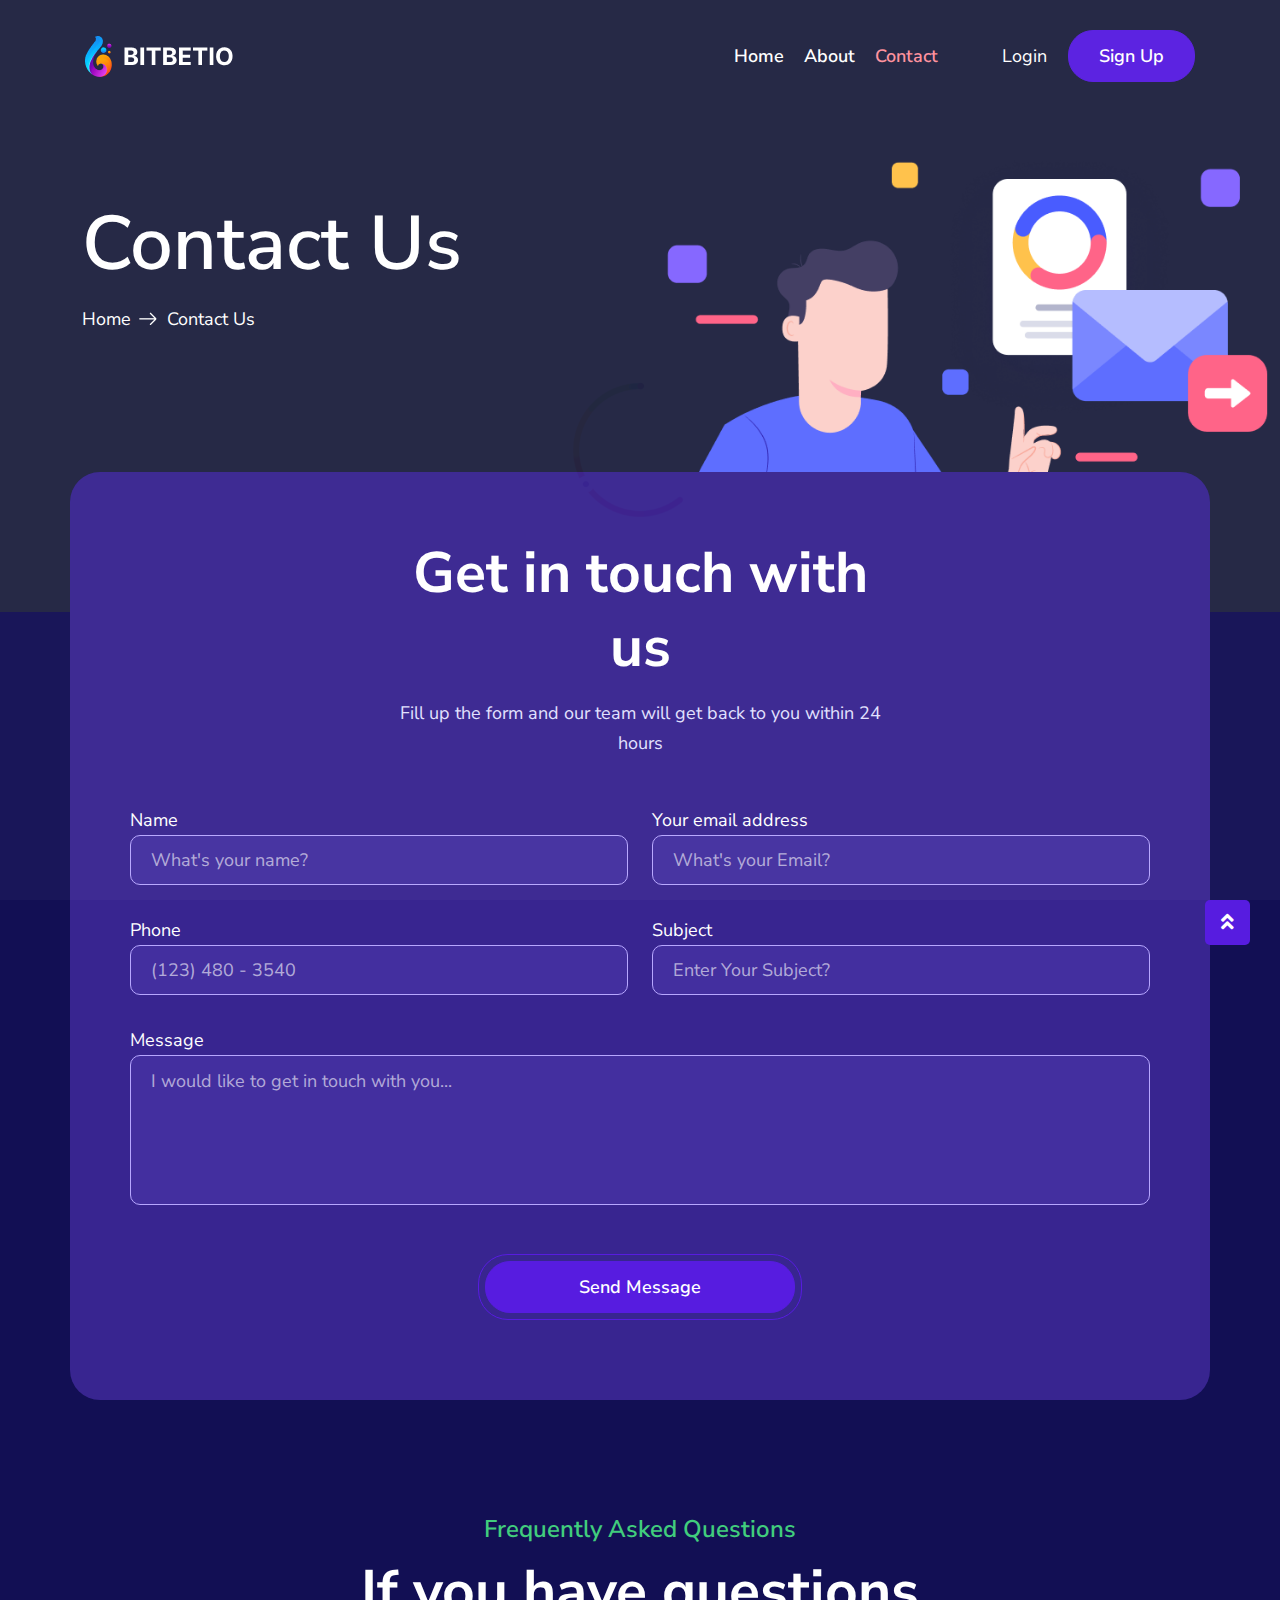
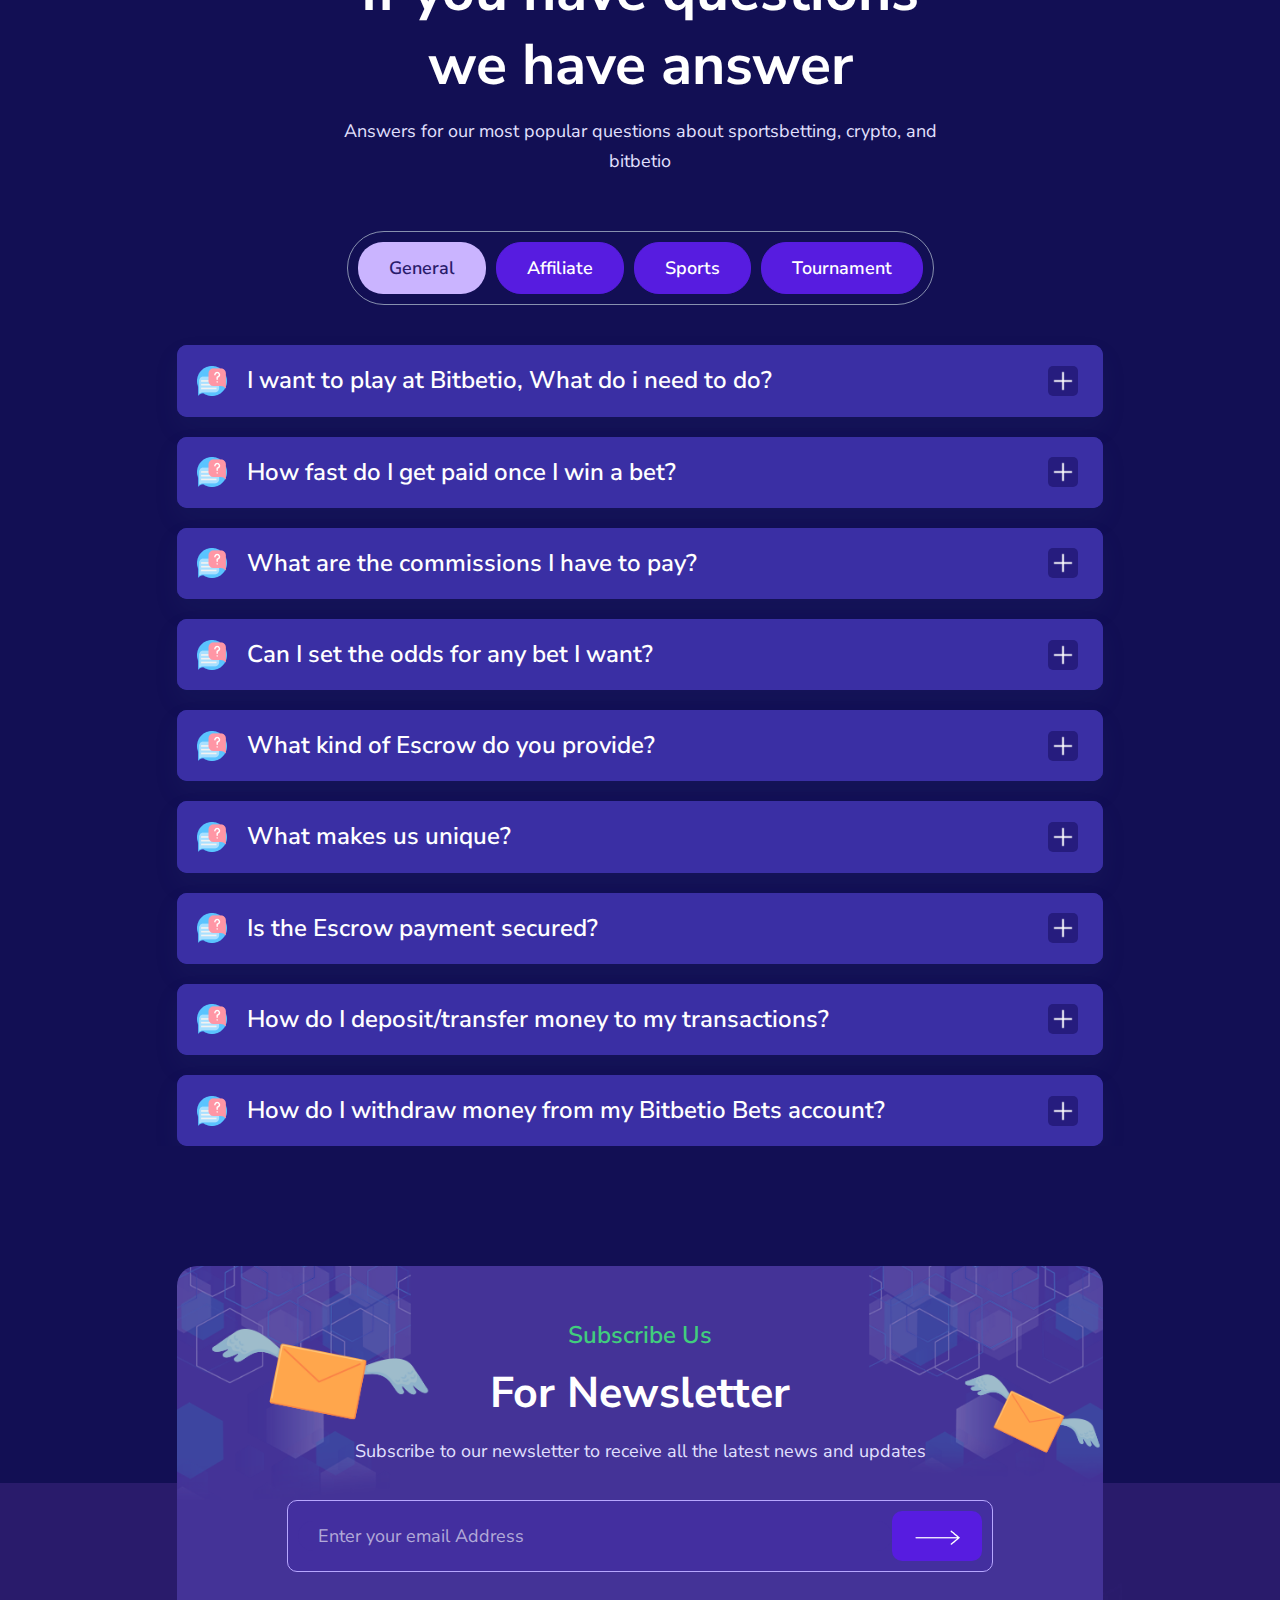
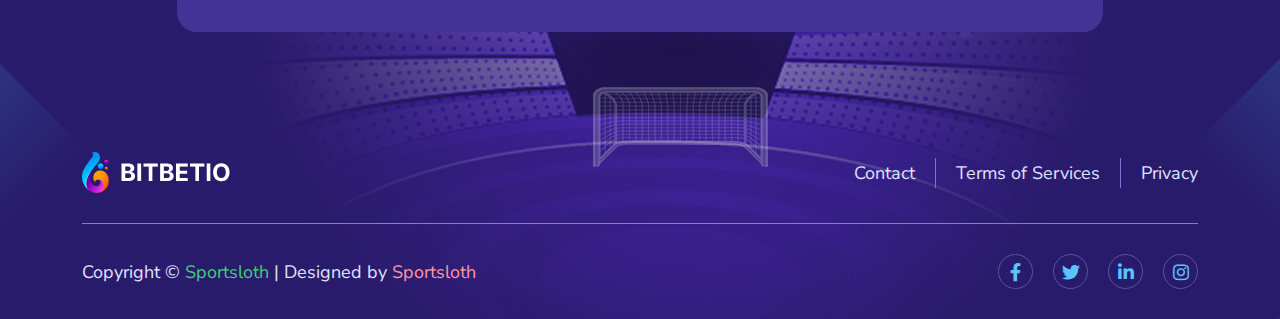
<file: contact.html>
<!doctype html>
<html lang="en">

<head>
    <meta charset="UTF-8">
    <meta http-equiv="X-UA-Compatible" content="IE=edge">
    <meta name="viewport" content="width=device-width, initial-scale=1.0">
    <meta http-equiv="X-UA-Compatible" content="ie=edge">
    <title>Bitbetio</title>

    <link rel="shortcut icon" href="assets/images/fav.png" type="image/x-icon">
    <link rel="stylesheet" href="assets/css/bootstrap.min.css">
    <link rel="stylesheet" href="assets/css/fontawesome.min.css">
    <link rel="stylesheet" href="assets/css/jquery-ui.css">
    <link rel="stylesheet" href="assets/css/plugin/nice-select.css">
    <link rel="stylesheet" href="assets/css/plugin/magnific-popup.css">
    <link rel="stylesheet" href="assets/css/plugin/slick.css">
    <link rel="stylesheet" href="assets/css/arafat-font.css">
    <link rel="stylesheet" href="assets/css/plugin/animate.css">
    <link rel="stylesheet" href="assets/css/style.css">
</head>

<body>
    <!-- start preloader -->
    <div class="preloader" id="preloader"></div>
    <!-- end preloader -->

    <!-- Scroll To Top Start-->
    <a href="javascript:void(0)" class="scrollToTop"><i class="fas fa-angle-double-up"></i></a>
    <!-- Scroll To Top End -->

    <!-- header-section start -->
    <header class="header-section">
        <div class="overlay">
            <div class="container">
                <div class="row d-flex header-area">
                    <nav class="navbar navbar-expand-lg navbar-light">
                        <a class="navbar-brand" href="index.html">
                            <img src="assets/images/logo.png" class="logo" alt="logo">
                        </a>
                        <button class="navbar-toggler collapsed" type="button" data-bs-toggle="collapse"
                            data-bs-target="#navbar-content">
                            <i class="fas fa-bars"></i>
                        </button>
                        <div class="collapse navbar-collapse justify-content-end" id="navbar-content">
                            <ul class="navbar-nav mr-auto mb-2 mb-lg-0">
                                <li class="nav-item">
                                    <a class="nav-link" aria-current="page" href="index.html">Home</a>
                                </li>
                                <li class="nav-item">
                                    <a class="nav-link" aria-current="page" href="about.html">About</a>
                                </li>
                                <!--<li class="nav-item dropdown main-navbar">
                                    <a class="nav-link dropdown-toggle" href="javascript:void(0)"
                                        data-bs-toggle="dropdown" data-bs-auto-close="outside">Dashboard</a>
                                    <ul class="dropdown-menu main-menu shadow">
                                        <li><a class="nav-link" href="dashboard.html">Dashboard</a></li>
                                        <li class="dropend sub-navbar">
                                            <a href="javascript:void(0)" class="dropdown-item dropdown-toggle" data-bs-toggle="dropdown"
                                              data-bs-auto-close="outside">Setting</a>
                                            <ul class="dropdown-menu sub-menu shadow">
                                                <li><a class="nav-link" href="personal-details-setting.html">Personal Details</a></li>
                                                <li><a class="nav-link" href="modify-login-password.html">Change Password</a></li>
                                            </ul>
                                        </li>
                                    </ul>
                                </li>
                                <li class="nav-item dropdown main-navbar">
                                    <a class="nav-link dropdown-toggle" href="javascript:void(0)"
                                        data-bs-toggle="dropdown" data-bs-auto-close="outside">Sports</a>
                                    <ul class="dropdown-menu main-menu shadow">
                                        <li><a class="nav-link" href="soccer-bets-2.html">Tennis</a></li>
                                        <li><a class="nav-link" href="soccer-bets-1.html">Soccer</a></li>
                                        <li><a class="nav-link" href="soccer-bets-2.html">NBA</a></li>
                                    </ul>
                                </li>
                                <li class="nav-item dropdown main-navbar">
                                    <a class="nav-link dropdown-toggle" href="javascript:void(0)"
                                        data-bs-toggle="dropdown" data-bs-auto-close="outside">Currency</a>
                                    <ul class="dropdown-menu main-menu shadow">
                                        <li><a class="nav-link" href="escrow-bets-fee.html">Escrow Bets Fee</a></li>
                                        <li><a class="nav-link" href="currency-bet.html">Currency Bet</a></li>
                                        <li><a class="nav-link" href="betting-details.html">Betting Details</a></li>
                                        <li><a class="nav-link" href="create-new-currency.html">Create Currency</a></li>
                                    </ul>
                                </li>
                                <li class="nav-item dropdown main-navbar">
                                    <a class="nav-link dropdown-toggle" href="javascript:void(0)"
                                        data-bs-toggle="dropdown" data-bs-auto-close="outside">Pages</a>
                                    <ul class="dropdown-menu main-menu shadow">
                                        <li class="dropend sub-navbar">
                                            <a href="javascript:void(0)" class="dropdown-item dropdown-toggle" data-bs-toggle="dropdown"
                                              data-bs-auto-close="outside">Tournaments</a>
                                            <ul class="dropdown-menu sub-menu shadow">
                                                <li><a class="nav-link" href="tournaments.html">Tournaments</a></li>
                                                <li><a class="nav-link" href="tournaments-details.html">Tournaments Details</a></li>
                                            </ul>
                                        </li>
                                        <li class="dropend sub-navbar">
                                            <a href="javascript:void(0)" class="dropdown-item dropdown-toggle" data-bs-toggle="dropdown"
                                              data-bs-auto-close="outside">Blog</a>
                                            <ul class="dropdown-menu sub-menu shadow">
                                                <li><a class="nav-link" href="blog.html">Blog</a></li>
                                                <li><a class="nav-link" href="blog-details.html">Blog Details</a></li>
                                            </ul>
                                        </li>
                                        <li><a class="nav-link" href="affiliate.html">Affiliate</a></li>
                                        <li><a class="nav-link" href="faqs.html">Faqs</a></li>
                                        <li><a class="nav-link" href="privacy-policy.html">Privacy Policy</a></li>
                                        <li><a class="nav-link" href="terms-conditions.html">Terms Conditions</a></li>
                                        <li><a class="nav-link" href="error.html">Error</a></li>
                                    </ul>
                                </li>-->
                                <li class="nav-item">
                                    <a class="nav-link active" href="contact.html">Contact</a>
                                </li>
                            </ul>
                            <div class="right-area header-action d-flex align-items-center max-un">
                                <button type="button" class="login" data-bs-toggle="modal" data-bs-target="#loginMod">
                                    Login
                                </button>
                                <button type="button" class="cmn-btn reg" data-bs-toggle="modal"
                                    data-bs-target="#loginMod">
                                    Sign Up
                                </button>
                            </div>
                        </div>
                    </nav>
                </div>
            </div>
        </div>
    </header>
    <!-- header-section end -->

    <!-- Login Registration start -->
    <div class="log-reg">
        <div class="container">
            <div class="row">
                <div class="col-lg-6">
                    <div class="modal fade" id="loginMod">
                        <div class="modal-dialog modal-dialog-centered">
                            <div class="modal-content">
                                <div class="modal-header justify-content-center">
                                    <button type="button" class="btn-close" data-bs-dismiss="modal"
                                        aria-label="Close"></button>
                                </div>
                                <ul class="nav log-reg-btn justify-content-around">
                                    <li class="bottom-area" role="presentation">
                                        <button class="nav-link" id="regArea-tab" data-bs-toggle="tab"
                                            data-bs-target="#regArea" type="button" role="tab" aria-controls="regArea"
                                            aria-selected="false">
                                            SIGN UP
                                        </button>
                                    </li>
                                    <li class="bottom-area" role="presentation">
                                        <button class="nav-link active" id="loginArea-tab" data-bs-toggle="tab"
                                            data-bs-target="#loginArea" type="button" role="tab"
                                            aria-controls="loginArea" aria-selected="true">
                                            LOGIN
                                        </button>
                                    </li>
                                </ul>
                                <div class="tab-content">
                                    <div class="tab-pane fade show active" id="loginArea" role="tabpanel"
                                        aria-labelledby="loginArea-tab">
                                        <div class="login-reg-content">
                                            <div class="modal-body">
                                                <div class="head-area">
                                                    <h6 class="title">Login Direetly With</h6>
                                                    <div class="social-link d-flex align-items-center">
                                                        <a href="javascript:void(0)" class="active"><i
                                                                class="fab fa-facebook-f"></i></a>
                                                        <a href="javascript:void(0)"><i class="fab fa-twitter"></i></a>
                                                        <a href="javascript:void(0)"><i
                                                                class="fab fa-linkedin-in"></i></a>
                                                        <a href="javascript:void(0)"><i
                                                                class="fab fa-instagram"></i></a>
                                                    </div>
                                                </div>
                                                <div class="form-area">
                                                    <form action="#">
                                                        <div class="row">
                                                            <div class="col-12">
                                                                <div class="single-input">
                                                                    <label for="logemail">Email</label>
                                                                    <input type="text" id="logemail"
                                                                        placeholder="Email Address">
                                                                </div>
                                                                <div class="single-input">
                                                                    <label for="logpassword">Password</label>
                                                                    <input type="text" id="logpassword"
                                                                        placeholder="Email Password">
                                                                </div>
                                                            </div>
                                                            <div class="col-12">
                                                                <div class="remember-me">
                                                                    <label
                                                                        class="checkbox-single d-flex align-items-center">
                                                                        <span class="left-area">
                                                                            <span class="checkbox-area d-flex">
                                                                                <input type="checkbox"
                                                                                    checked="checked">
                                                                                <span class="checkmark"></span>
                                                                            </span>
                                                                            <span
                                                                                class="item-title d-flex align-items-center">
                                                                                <span>Remember Me</span>
                                                                            </span>
                                                                        </span>
                                                                    </label>
                                                                    <a href="javascript:void(0)">Forgot Password</a>
                                                                </div>
                                                            </div>
                                                            <span class="btn-border w-100">
                                                                <button class="cmn-btn w-100">LOGIN</button>
                                                            </span>
                                                        </div>
                                                    </form>
                                                    <div class="bottom-area text-center">
                                                        <p>Not a member ? <a href="javascript:void(0)" class="reg-btn">Register</a></p>
                                                    </div>
                                                </div>
                                            </div>
                                        </div>
                                    </div>
                                    <div class="tab-pane fade" id="regArea" role="tabpanel"
                                        aria-labelledby="regArea-tab">
                                        <div class="login-reg-content regMode">
                                            <div class="modal-body">
                                                <div class="head-area">
                                                    <h6 class="title">Register On Bitbetio</h6>
                                                    <div class="social-link d-flex align-items-center">
                                                        <a href="javascript:void(0)" class="active"><i
                                                                class="fab fa-facebook-f"></i></a>
                                                        <a href="javascript:void(0)"><i class="fab fa-twitter"></i></a>
                                                        <a href="javascript:void(0)"><i
                                                                class="fab fa-linkedin-in"></i></a>
                                                        <a href="javascript:void(0)"><i
                                                                class="fab fa-instagram"></i></a>
                                                    </div>
                                                </div>
                                                <div class="form-area">
                                                    <form action="#">
                                                        <div class="row">
                                                            <div class="col-12">
                                                                <div class="single-input">
                                                                    <label for="regemail">Email</label>
                                                                    <input type="text" id="regemail"
                                                                        placeholder="Email Address">
                                                                </div>
                                                                <div class="single-input">
                                                                    <label for="regpassword">Password</label>
                                                                    <input type="text" id="regpassword"
                                                                        placeholder="Email Password">
                                                                </div>
                                                                <div class="single-input">
                                                                    <label>Country</label>
                                                                    <select>
                                                                        <option value="1">United States</option>
                                                                        <option value="2">United Kingdom</option>
                                                                        <option value="3">Canada</option>
                                                                    </select>
                                                                </div>
                                                            </div>
                                                            <div class="col-12">
                                                                <div class="remember-me">
                                                                    <a href="javascript:void(0)">Have a referral
                                                                        code?</a>
                                                                </div>
                                                            </div>
                                                            <span class="btn-border w-100">
                                                                <button class="cmn-btn w-100">SIGN UP</button>
                                                            </span>
                                                        </div>
                                                    </form>
                                                    <div class="bottom-area text-center">
                                                        <p>Already have an member ? <a href="javascript:void(0)"
                                                                class="log-btn">Login</a></p>
                                                    </div>
                                                    <div class="counter-area">
                                                        <div class="single">
                                                            <div class="icon-area">
                                                                <img src="assets/images/icon/signup-counter-icon-1.png"
                                                                    alt="icon">
                                                            </div>
                                                            <div class="text-area">
                                                                <p>25,179k</p>
                                                                <p class="mdr">Bets</p>
                                                            </div>
                                                        </div>
                                                        <div class="single">
                                                            <div class="icon-area">
                                                                <img src="assets/images/icon/signup-counter-icon-2.png"
                                                                    alt="icon">
                                                            </div>
                                                            <div class="text-area">
                                                                <p>6.65 BTC</p>
                                                                <p class="mdr">Total Won</p>
                                                            </div>
                                                        </div>
                                                    </div>
                                                </div>
                                            </div>
                                        </div>
                                    </div>
                                </div>
                            </div>
                        </div>
                    </div>
                </div>
            </div>
        </div>
    </div>
    <!-- Login Registration end -->

    <!-- Banner Section start -->
    <section class="banner-section inner-banner contact">
        <div class="overlay">
            <div class="shape-area">
                <img src="assets/images/contact-illus.png" class="contact-illu" alt="image">
            </div>
            <div class="banner-content">
                <div class="container">
                    <div class="row">
                        <div class="col-lg-9 col-md-10">
                            <div class="main-content">
                                <h1>Contact Us</h1>
                                <div class="breadcrumb-area">
                                    <nav aria-label="breadcrumb">
                                        <ol class="breadcrumb d-flex align-items-center">
                                            <li class="breadcrumb-item"><a href="index.html">Home</a></li>
                                            <li class="breadcrumb-item active" aria-current="page">Contact Us</li>
                                        </ol>
                                    </nav>
                                </div>
                            </div>
                        </div>
                    </div>
                </div>
            </div>
        </div>
    </section>
    <!-- Banner Section end -->

    <!-- Contact In start -->
    <section class="contact-section">
        <div class="overlay">
            <div class="container bg-area">
                <div class="row justify-content-center">
                    <div class="col-lg-6">
                        <div class="section-header text-center">
                            <h2 class="title">Get in touch with us</h2>
                            <p>Fill up the form and our team will get back to you within 24 hours</p>
                        </div>
                    </div>
                </div>
                <div class="row justify-content-center">
                    <div class="col-lg-12">
                        <div class="form-content">
                            <form action="#">
                                <div class="row justify-content-center">
                                    <div class="col-md-6">
                                        <div class="single-input">
                                            <label for="fname">Name</label>
                                            <input type="text" id="fname" placeholder="What's your name?">
                                        </div>
                                    </div>
                                    <div class="col-md-6">
                                        <div class="single-input">
                                            <label for="email">Your email address</label>
                                            <input type="text" id="email" placeholder="What's your Email?">
                                        </div>
                                    </div>
                                    <div class="col-md-6">
                                        <div class="single-input">
                                            <label for="phone">Phone</label>
                                            <input type="text" id="phone" placeholder="(123) 480 - 3540">
                                        </div>
                                    </div>
                                    <div class="col-md-6">
                                        <div class="single-input">
                                            <label for="subject">Subject</label>
                                            <input type="text" id="subject" placeholder="Enter Your Subject?">
                                        </div>
                                    </div>
                                    <div class="col-12">
                                        <div class="single-input">
                                            <label for="message">Message</label>
                                            <textarea id="message" placeholder="I would like to get in touch with you..." cols="30" rows="10"></textarea>
                                        </div>
                                    </div>
                                    <div class="col-lg-4 col-sm-6 col-10">
                                        <div class="btn-border w-100 mt-40">
                                            <button class="cmn-btn w-100">Send Message</button>
                                        </div>
                                    </div>
                                </div>
                            </form>
                        </div>
                    </div>
                </div>
            </div>
        </div>
    </section>
    <!-- Contact In end -->

    <!-- FAQs In start -->
    <section class="faqs-section faqs-page">
        <div class="overlay pt-120">
            <div class="container">
                <div class="row d-flex justify-content-center">
                    <div class="col-lg-7">
                        <div class="section-header text-center">
                            <h5 class="sub-title">Frequently Asked Questions</h5>
                            <h2 class="title">If you have questions we have answer</h2>
                            <p>Answers for our most popular questions about sportsbetting, crypto, and bitbetio</p>
                        </div>
                    </div>
                </div>
                <div class="d-flex justify-content-center">
                    <ul class="nav" role="tablist">
                        <li class="nav-item" role="presentation">
                            <button class="cmn-btn active" id="general-tab" data-bs-toggle="tab"
                                data-bs-target="#general" type="button" role="tab" aria-controls="general"
                                aria-selected="true">general</button>
                        </li>
                        <li class="nav-item" role="presentation">
                            <button class="cmn-btn" id="affiliate-tab" data-bs-toggle="tab" data-bs-target="#affiliate"
                                type="button" role="tab" aria-controls="affiliate"
                                aria-selected="false">affiliate</button>
                        </li>
                        <li class="nav-item" role="presentation">
                            <button class="cmn-btn" id="sports-tab" data-bs-toggle="tab" data-bs-target="#sports"
                                type="button" role="tab" aria-controls="sports" aria-selected="false">sports</button>
                        </li>
                        <li class="nav-item" role="presentation">
                            <button class="cmn-btn" id="tournament-tab" data-bs-toggle="tab"
                                data-bs-target="#tournament" type="button" role="tab" aria-controls="tournament"
                                aria-selected="false">tournament</button>
                        </li>
                    </ul>
                </div>
                <div class="tab-content">
                    <div class="tab-pane fade show active" id="general" role="tabpanel" aria-labelledby="general-tab">
                        <div class="row d-flex justify-content-center">
                            <div class="col-xl-10">
                                <div class="faq-box">
                                    <div class="accordion" id="accordionFaqsGeneral">
                                        <div class="accordion-item">
                                            <h5 class="accordion-header" id="headingGeneralOne">
                                                <button class="accordion-button collapsed" type="button"
                                                    data-bs-toggle="collapse" data-bs-target="#collapseGeneralOne"
                                                    aria-expanded="false" aria-controls="collapseGeneralOne">
                                                    I want to play at Bitbetio, What do i need to do?
                                                </button>
                                            </h5>
                                            <div id="collapseGeneralOne" class="accordion-collapse collapse"
                                                aria-labelledby="headingGeneralOne"
                                                data-bs-parent="#accordionFaqsGeneral">
                                                <div class="accordion-body">
                                                    <p>Lorem Ipsum is simply dummy text of the printing and typesetting
                                                        industry. Lorem Ipsum has been the industry's standard dummy
                                                        text ever
                                                        since the 1500s, when an unknown printer took a galley of type
                                                        and
                                                        scrambled it to make a type specimen book.</p>
                                                </div>
                                            </div>
                                        </div>
                                        <div class="accordion-item">
                                            <h5 class="accordion-header" id="headingGeneralTwo">
                                                <button class="accordion-button collapsed" type="button"
                                                    data-bs-toggle="collapse" data-bs-target="#collapseGeneralTwo"
                                                    aria-expanded="false" aria-controls="collapseGeneralTwo">
                                                    How fast do I get paid once I win a bet?
                                                </button>
                                            </h5>
                                            <div id="collapseGeneralTwo" class="accordion-collapse collapse"
                                                aria-labelledby="headingGeneralTwo"
                                                data-bs-parent="#accordionFaqsGeneral">
                                                <div class="accordion-body">
                                                    <p>Lorem Ipsum is simply dummy text of the printing and typesetting
                                                        industry. Lorem Ipsum has been the industry's standard dummy
                                                        text ever
                                                        since the 1500s, when an unknown printer took a galley of type
                                                        and
                                                        scrambled it to make a type specimen book.</p>
                                                </div>
                                            </div>
                                        </div>
                                        <div class="accordion-item">
                                            <h5 class="accordion-header" id="headingGeneralThree">
                                                <button class="accordion-button collapsed" type="button"
                                                    data-bs-toggle="collapse" data-bs-target="#collapseGeneralThree"
                                                    aria-expanded="false" aria-controls="collapseGeneralThree">
                                                    What are the commissions I have to pay?
                                                </button>
                                            </h5>
                                            <div id="collapseGeneralThree" class="accordion-collapse collapse"
                                                aria-labelledby="headingGeneralThree"
                                                data-bs-parent="#accordionFaqsGeneral">
                                                <div class="accordion-body">
                                                    <p>Lorem Ipsum is simply dummy text of the printing and typesetting
                                                        industry. Lorem Ipsum has been the industry's standard dummy
                                                        text ever
                                                        since the 1500s, when an unknown printer took a galley of type
                                                        and
                                                        scrambled it to make a type specimen book.</p>
                                                </div>
                                            </div>
                                        </div>
                                        <div class="accordion-item">
                                            <h5 class="accordion-header" id="headingGeneralFour">
                                                <button class="accordion-button collapsed" type="button"
                                                    data-bs-toggle="collapse" data-bs-target="#collapseGeneralFour"
                                                    aria-expanded="false" aria-controls="collapseGeneralFour">
                                                    Can I set the odds for any bet I want?
                                                </button>
                                            </h5>
                                            <div id="collapseGeneralFour" class="accordion-collapse collapse"
                                                aria-labelledby="headingGeneralFour"
                                                data-bs-parent="#accordionFaqsGeneral">
                                                <div class="accordion-body">
                                                    <p>Lorem Ipsum is simply dummy text of the printing and typesetting
                                                        industry. Lorem Ipsum has been the industry's standard dummy
                                                        text ever
                                                        since the 1500s, when an unknown printer took a galley of type
                                                        and
                                                        scrambled it to make a type specimen book.</p>
                                                </div>
                                            </div>
                                        </div>
                                        <div class="accordion-item">
                                            <h5 class="accordion-header" id="headingGeneralFive">
                                                <button class="accordion-button collapsed" type="button"
                                                    data-bs-toggle="collapse" data-bs-target="#collapseGeneralFive"
                                                    aria-expanded="false" aria-controls="collapseGeneralFive">
                                                    What kind of Escrow do you provide?
                                                </button>
                                            </h5>
                                            <div id="collapseGeneralFive" class="accordion-collapse collapse"
                                                aria-labelledby="headingGeneralFive"
                                                data-bs-parent="#accordionFaqsGeneral">
                                                <div class="accordion-body">
                                                    <p>Lorem Ipsum is simply dummy text of the printing and typesetting
                                                        industry. Lorem Ipsum has been the industry's standard dummy
                                                        text ever
                                                        since the 1500s, when an unknown printer took a galley of type
                                                        and
                                                        scrambled it to make a type specimen book.</p>
                                                </div>
                                            </div>
                                        </div>
                                        <div class="accordion-item">
                                            <h5 class="accordion-header" id="headingGeneralsix">
                                                <button class="accordion-button collapsed" type="button"
                                                    data-bs-toggle="collapse" data-bs-target="#collapseGeneralsix"
                                                    aria-expanded="false" aria-controls="collapseGeneralsix">
                                                    What makes us unique?
                                                </button>
                                            </h5>
                                            <div id="collapseGeneralsix" class="accordion-collapse collapse"
                                                aria-labelledby="headingGeneralsix"
                                                data-bs-parent="#accordionFaqsGeneral">
                                                <div class="accordion-body">
                                                    <p>Lorem Ipsum is simply dummy text of the printing and typesetting
                                                        industry. Lorem Ipsum has been the industry's standard dummy
                                                        text ever
                                                        since the 1500s, when an unknown printer took a galley of type
                                                        and
                                                        scrambled it to make a type specimen book.</p>
                                                </div>
                                            </div>
                                        </div>
                                        <div class="accordion-item">
                                            <h5 class="accordion-header" id="headingGeneralsaven">
                                                <button class="accordion-button collapsed" type="button"
                                                    data-bs-toggle="collapse" data-bs-target="#collapseGeneralsaven"
                                                    aria-expanded="false" aria-controls="collapseGeneralsaven">
                                                    Is the Escrow payment secured?
                                                </button>
                                            </h5>
                                            <div id="collapseGeneralsaven" class="accordion-collapse collapse"
                                                aria-labelledby="headingGeneralsaven"
                                                data-bs-parent="#accordionFaqsGeneral">
                                                <div class="accordion-body">
                                                    <p>Lorem Ipsum is simply dummy text of the printing and typesetting
                                                        industry. Lorem Ipsum has been the industry's standard dummy
                                                        text ever
                                                        since the 1500s, when an unknown printer took a galley of type
                                                        and
                                                        scrambled it to make a type specimen book.</p>
                                                </div>
                                            </div>
                                        </div>
                                        <div class="accordion-item">
                                            <h5 class="accordion-header" id="headingGeneraleight">
                                                <button class="accordion-button collapsed" type="button"
                                                    data-bs-toggle="collapse" data-bs-target="#collapseGeneraleight"
                                                    aria-expanded="false" aria-controls="collapseGeneraleight">
                                                    How do I deposit/transfer money to my transactions?
                                                </button>
                                            </h5>
                                            <div id="collapseGeneraleight" class="accordion-collapse collapse"
                                                aria-labelledby="headingGeneraleight"
                                                data-bs-parent="#accordionFaqsGeneral">
                                                <div class="accordion-body">
                                                    <p>Lorem Ipsum is simply dummy text of the printing and typesetting
                                                        industry. Lorem Ipsum has been the industry's standard dummy
                                                        text ever
                                                        since the 1500s, when an unknown printer took a galley of type
                                                        and
                                                        scrambled it to make a type specimen book.</p>
                                                </div>
                                            </div>
                                        </div>
                                        <div class="accordion-item">
                                            <h5 class="accordion-header" id="headingGeneralNine">
                                                <button class="accordion-button collapsed" type="button"
                                                    data-bs-toggle="collapse" data-bs-target="#collapseGeneralNight"
                                                    aria-expanded="false" aria-controls="collapseGeneralNight">
                                                    How do I withdraw money from my Bitbetio Bets account?
                                                </button>
                                            </h5>
                                            <div id="collapseGeneralNight" class="accordion-collapse collapse"
                                                aria-labelledby="headingGeneralNine"
                                                data-bs-parent="#accordionFaqsGeneral">
                                                <div class="accordion-body">
                                                    <p>Lorem Ipsum is simply dummy text of the printing and typesetting
                                                        industry. Lorem Ipsum has been the industry's standard dummy
                                                        text ever
                                                        since the 1500s, when an unknown printer took a galley of type
                                                        and
                                                        scrambled it to make a type specimen book.</p>
                                                </div>
                                            </div>
                                        </div>
                                    </div>
                                </div>
                            </div>
                        </div>
                    </div>
                    <div class="tab-pane fade" id="affiliate" role="tabpanel" aria-labelledby="affiliate-tab">
                        <div class="row d-flex justify-content-center">
                            <div class="col-xl-10">
                                <div class="faq-box">
                                    <div class="accordion" id="accordionFaqsAffiliate">
                                        <div class="accordion-item">
                                            <h5 class="accordion-header" id="headingAffiliateOne">
                                                <button class="accordion-button collapsed" type="button"
                                                    data-bs-toggle="collapse" data-bs-target="#collapseAffiliateOne"
                                                    aria-expanded="false" aria-controls="collapseAffiliateOne">
                                                    I want to play at Bitbetio, What do i need to do?
                                                </button>
                                            </h5>
                                            <div id="collapseAffiliateOne" class="accordion-collapse collapse"
                                                aria-labelledby="headingAffiliateOne"
                                                data-bs-parent="#accordionFaqsAffiliate">
                                                <div class="accordion-body">
                                                    <p>Lorem Ipsum is simply dummy text of the printing and typesetting
                                                        industry. Lorem Ipsum has been the industry's standard dummy
                                                        text ever
                                                        since the 1500s, when an unknown printer took a galley of type
                                                        and
                                                        scrambled it to make a type specimen book.</p>
                                                </div>
                                            </div>
                                        </div>
                                        <div class="accordion-item">
                                            <h5 class="accordion-header" id="headingAffiliateTwo">
                                                <button class="accordion-button collapsed" type="button"
                                                    data-bs-toggle="collapse" data-bs-target="#collapseAffiliateTwo"
                                                    aria-expanded="false" aria-controls="collapseAffiliateTwo">
                                                    How fast do I get paid once I win a bet?
                                                </button>
                                            </h5>
                                            <div id="collapseAffiliateTwo" class="accordion-collapse collapse"
                                                aria-labelledby="headingAffiliateTwo"
                                                data-bs-parent="#accordionFaqsAffiliate">
                                                <div class="accordion-body">
                                                    <p>Lorem Ipsum is simply dummy text of the printing and typesetting
                                                        industry. Lorem Ipsum has been the industry's standard dummy
                                                        text ever
                                                        since the 1500s, when an unknown printer took a galley of type
                                                        and
                                                        scrambled it to make a type specimen book.</p>
                                                </div>
                                            </div>
                                        </div>
                                        <div class="accordion-item">
                                            <h5 class="accordion-header" id="headingAffiliateThree">
                                                <button class="accordion-button collapsed" type="button"
                                                    data-bs-toggle="collapse" data-bs-target="#collapseAffiliateThree"
                                                    aria-expanded="false" aria-controls="collapseAffiliateThree">
                                                    What are the commissions I have to pay?
                                                </button>
                                            </h5>
                                            <div id="collapseAffiliateThree" class="accordion-collapse collapse"
                                                aria-labelledby="headingAffiliateThree"
                                                data-bs-parent="#accordionFaqsAffiliate">
                                                <div class="accordion-body">
                                                    <p>Lorem Ipsum is simply dummy text of the printing and typesetting
                                                        industry. Lorem Ipsum has been the industry's standard dummy
                                                        text ever
                                                        since the 1500s, when an unknown printer took a galley of type
                                                        and
                                                        scrambled it to make a type specimen book.</p>
                                                </div>
                                            </div>
                                        </div>
                                        <div class="accordion-item">
                                            <h5 class="accordion-header" id="headingAffiliateFour">
                                                <button class="accordion-button collapsed" type="button"
                                                    data-bs-toggle="collapse" data-bs-target="#collapseAffiliateFour"
                                                    aria-expanded="false" aria-controls="collapseAffiliateFour">
                                                    Can I set the odds for any bet I want?
                                                </button>
                                            </h5>
                                            <div id="collapseAffiliateFour" class="accordion-collapse collapse"
                                                aria-labelledby="headingAffiliateFour"
                                                data-bs-parent="#accordionFaqsAffiliate">
                                                <div class="accordion-body">
                                                    <p>Lorem Ipsum is simply dummy text of the printing and typesetting
                                                        industry. Lorem Ipsum has been the industry's standard dummy
                                                        text ever
                                                        since the 1500s, when an unknown printer took a galley of type
                                                        and
                                                        scrambled it to make a type specimen book.</p>
                                                </div>
                                            </div>
                                        </div>
                                        <div class="accordion-item">
                                            <h5 class="accordion-header" id="headingAffiliateFive">
                                                <button class="accordion-button collapsed" type="button"
                                                    data-bs-toggle="collapse" data-bs-target="#collapseAffiliateFive"
                                                    aria-expanded="false" aria-controls="collapseAffiliateFive">
                                                    What kind of Escrow do you provide?
                                                </button>
                                            </h5>
                                            <div id="collapseAffiliateFive" class="accordion-collapse collapse"
                                                aria-labelledby="headingAffiliateFive"
                                                data-bs-parent="#accordionFaqsAffiliate">
                                                <div class="accordion-body">
                                                    <p>Lorem Ipsum is simply dummy text of the printing and typesetting
                                                        industry. Lorem Ipsum has been the industry's standard dummy
                                                        text ever
                                                        since the 1500s, when an unknown printer took a galley of type
                                                        and
                                                        scrambled it to make a type specimen book.</p>
                                                </div>
                                            </div>
                                        </div>
                                        <div class="accordion-item">
                                            <h5 class="accordion-header" id="headingAffiliatesix">
                                                <button class="accordion-button collapsed" type="button"
                                                    data-bs-toggle="collapse" data-bs-target="#collapseAffiliatesix"
                                                    aria-expanded="false" aria-controls="collapseAffiliatesix">
                                                    What makes us unique?
                                                </button>
                                            </h5>
                                            <div id="collapseAffiliatesix" class="accordion-collapse collapse"
                                                aria-labelledby="headingAffiliatesix"
                                                data-bs-parent="#accordionFaqsAffiliate">
                                                <div class="accordion-body">
                                                    <p>Lorem Ipsum is simply dummy text of the printing and typesetting
                                                        industry. Lorem Ipsum has been the industry's standard dummy
                                                        text ever
                                                        since the 1500s, when an unknown printer took a galley of type
                                                        and
                                                        scrambled it to make a type specimen book.</p>
                                                </div>
                                            </div>
                                        </div>
                                        <div class="accordion-item">
                                            <h5 class="accordion-header" id="headingAffiliatesaven">
                                                <button class="accordion-button collapsed" type="button"
                                                    data-bs-toggle="collapse" data-bs-target="#collapseAffiliatesaven"
                                                    aria-expanded="false" aria-controls="collapseAffiliatesaven">
                                                    Is the Escrow payment secured?
                                                </button>
                                            </h5>
                                            <div id="collapseAffiliatesaven" class="accordion-collapse collapse"
                                                aria-labelledby="headingAffiliatesaven"
                                                data-bs-parent="#accordionFaqsAffiliate">
                                                <div class="accordion-body">
                                                    <p>Lorem Ipsum is simply dummy text of the printing and typesetting
                                                        industry. Lorem Ipsum has been the industry's standard dummy
                                                        text ever
                                                        since the 1500s, when an unknown printer took a galley of type
                                                        and
                                                        scrambled it to make a type specimen book.</p>
                                                </div>
                                            </div>
                                        </div>
                                        <div class="accordion-item">
                                            <h5 class="accordion-header" id="headingAffiliateeight">
                                                <button class="accordion-button collapsed" type="button"
                                                    data-bs-toggle="collapse" data-bs-target="#collapseAffiliateeight"
                                                    aria-expanded="false" aria-controls="collapseAffiliateeight">
                                                    How do I deposit/transfer money to my transactions?
                                                </button>
                                            </h5>
                                            <div id="collapseAffiliateeight" class="accordion-collapse collapse"
                                                aria-labelledby="headingAffiliateeight"
                                                data-bs-parent="#accordionFaqsAffiliate">
                                                <div class="accordion-body">
                                                    <p>Lorem Ipsum is simply dummy text of the printing and typesetting
                                                        industry. Lorem Ipsum has been the industry's standard dummy
                                                        text ever
                                                        since the 1500s, when an unknown printer took a galley of type
                                                        and
                                                        scrambled it to make a type specimen book.</p>
                                                </div>
                                            </div>
                                        </div>
                                        <div class="accordion-item">
                                            <h5 class="accordion-header" id="headingAffiliateNine">
                                                <button class="accordion-button collapsed" type="button"
                                                    data-bs-toggle="collapse" data-bs-target="#collapseAffiliateNight"
                                                    aria-expanded="false" aria-controls="collapseAffiliateNight">
                                                    How do I withdraw money from my Bitbetio Bets account?
                                                </button>
                                            </h5>
                                            <div id="collapseAffiliateNight" class="accordion-collapse collapse"
                                                aria-labelledby="headingAffiliateNine"
                                                data-bs-parent="#accordionFaqsAffiliate">
                                                <div class="accordion-body">
                                                    <p>Lorem Ipsum is simply dummy text of the printing and typesetting
                                                        industry. Lorem Ipsum has been the industry's standard dummy
                                                        text ever
                                                        since the 1500s, when an unknown printer took a galley of type
                                                        and
                                                        scrambled it to make a type specimen book.</p>
                                                </div>
                                            </div>
                                        </div>
                                    </div>
                                </div>
                            </div>
                        </div>
                    </div>
                    <div class="tab-pane fade" id="sports" role="tabpanel" aria-labelledby="sports-tab">
                        <div class="row d-flex justify-content-center">
                            <div class="col-xl-10">
                                <div class="faq-box">
                                    <div class="accordion" id="accordionFaqsSports">
                                        <div class="accordion-item">
                                            <h5 class="accordion-header" id="headingSportsOne">
                                                <button class="accordion-button collapsed" type="button"
                                                    data-bs-toggle="collapse" data-bs-target="#collapseSportsOne"
                                                    aria-expanded="false" aria-controls="collapseSportsOne">
                                                    I want to play at Bitbetio, What do i need to do?
                                                </button>
                                            </h5>
                                            <div id="collapseSportsOne" class="accordion-collapse collapse"
                                                aria-labelledby="headingSportsOne"
                                                data-bs-parent="#accordionFaqsSports">
                                                <div class="accordion-body">
                                                    <p>Lorem Ipsum is simply dummy text of the printing and typesetting
                                                        industry. Lorem Ipsum has been the industry's standard dummy
                                                        text ever
                                                        since the 1500s, when an unknown printer took a galley of type
                                                        and
                                                        scrambled it to make a type specimen book.</p>
                                                </div>
                                            </div>
                                        </div>
                                        <div class="accordion-item">
                                            <h5 class="accordion-header" id="headingSportsTwo">
                                                <button class="accordion-button collapsed" type="button"
                                                    data-bs-toggle="collapse" data-bs-target="#collapseSportsTwo"
                                                    aria-expanded="false" aria-controls="collapseSportsTwo">
                                                    How fast do I get paid once I win a bet?
                                                </button>
                                            </h5>
                                            <div id="collapseSportsTwo" class="accordion-collapse collapse"
                                                aria-labelledby="headingSportsTwo"
                                                data-bs-parent="#accordionFaqsSports">
                                                <div class="accordion-body">
                                                    <p>Lorem Ipsum is simply dummy text of the printing and typesetting
                                                        industry. Lorem Ipsum has been the industry's standard dummy
                                                        text ever
                                                        since the 1500s, when an unknown printer took a galley of type
                                                        and
                                                        scrambled it to make a type specimen book.</p>
                                                </div>
                                            </div>
                                        </div>
                                        <div class="accordion-item">
                                            <h5 class="accordion-header" id="headingSportsThree">
                                                <button class="accordion-button collapsed" type="button"
                                                    data-bs-toggle="collapse" data-bs-target="#collapseSportsThree"
                                                    aria-expanded="false" aria-controls="collapseSportsThree">
                                                    What are the commissions I have to pay?
                                                </button>
                                            </h5>
                                            <div id="collapseSportsThree" class="accordion-collapse collapse"
                                                aria-labelledby="headingSportsThree"
                                                data-bs-parent="#accordionFaqsSports">
                                                <div class="accordion-body">
                                                    <p>Lorem Ipsum is simply dummy text of the printing and typesetting
                                                        industry. Lorem Ipsum has been the industry's standard dummy
                                                        text ever
                                                        since the 1500s, when an unknown printer took a galley of type
                                                        and
                                                        scrambled it to make a type specimen book.</p>
                                                </div>
                                            </div>
                                        </div>
                                        <div class="accordion-item">
                                            <h5 class="accordion-header" id="headingSportsFour">
                                                <button class="accordion-button collapsed" type="button"
                                                    data-bs-toggle="collapse" data-bs-target="#collapseSportsFour"
                                                    aria-expanded="false" aria-controls="collapseSportsFour">
                                                    Can I set the odds for any bet I want?
                                                </button>
                                            </h5>
                                            <div id="collapseSportsFour" class="accordion-collapse collapse"
                                                aria-labelledby="headingSportsFour"
                                                data-bs-parent="#accordionFaqsSports">
                                                <div class="accordion-body">
                                                    <p>Lorem Ipsum is simply dummy text of the printing and typesetting
                                                        industry. Lorem Ipsum has been the industry's standard dummy
                                                        text ever
                                                        since the 1500s, when an unknown printer took a galley of type
                                                        and
                                                        scrambled it to make a type specimen book.</p>
                                                </div>
                                            </div>
                                        </div>
                                        <div class="accordion-item">
                                            <h5 class="accordion-header" id="headingSportsFive">
                                                <button class="accordion-button collapsed" type="button"
                                                    data-bs-toggle="collapse" data-bs-target="#collapseSportsFive"
                                                    aria-expanded="false" aria-controls="collapseSportsFive">
                                                    What kind of Escrow do you provide?
                                                </button>
                                            </h5>
                                            <div id="collapseSportsFive" class="accordion-collapse collapse"
                                                aria-labelledby="headingSportsFive"
                                                data-bs-parent="#accordionFaqsSports">
                                                <div class="accordion-body">
                                                    <p>Lorem Ipsum is simply dummy text of the printing and typesetting
                                                        industry. Lorem Ipsum has been the industry's standard dummy
                                                        text ever
                                                        since the 1500s, when an unknown printer took a galley of type
                                                        and
                                                        scrambled it to make a type specimen book.</p>
                                                </div>
                                            </div>
                                        </div>
                                        <div class="accordion-item">
                                            <h5 class="accordion-header" id="headingSportssix">
                                                <button class="accordion-button collapsed" type="button"
                                                    data-bs-toggle="collapse" data-bs-target="#collapseSportssix"
                                                    aria-expanded="false" aria-controls="collapseSportssix">
                                                    What makes us unique?
                                                </button>
                                            </h5>
                                            <div id="collapseSportssix" class="accordion-collapse collapse"
                                                aria-labelledby="headingSportssix"
                                                data-bs-parent="#accordionFaqsSports">
                                                <div class="accordion-body">
                                                    <p>Lorem Ipsum is simply dummy text of the printing and typesetting
                                                        industry. Lorem Ipsum has been the industry's standard dummy
                                                        text ever
                                                        since the 1500s, when an unknown printer took a galley of type
                                                        and
                                                        scrambled it to make a type specimen book.</p>
                                                </div>
                                            </div>
                                        </div>
                                        <div class="accordion-item">
                                            <h5 class="accordion-header" id="headingSportssaven">
                                                <button class="accordion-button collapsed" type="button"
                                                    data-bs-toggle="collapse" data-bs-target="#collapseSportssaven"
                                                    aria-expanded="false" aria-controls="collapseSportssaven">
                                                    Is the Escrow payment secured?
                                                </button>
                                            </h5>
                                            <div id="collapseSportssaven" class="accordion-collapse collapse"
                                                aria-labelledby="headingSportssaven"
                                                data-bs-parent="#accordionFaqsSports">
                                                <div class="accordion-body">
                                                    <p>Lorem Ipsum is simply dummy text of the printing and typesetting
                                                        industry. Lorem Ipsum has been the industry's standard dummy
                                                        text ever
                                                        since the 1500s, when an unknown printer took a galley of type
                                                        and
                                                        scrambled it to make a type specimen book.</p>
                                                </div>
                                            </div>
                                        </div>
                                        <div class="accordion-item">
                                            <h5 class="accordion-header" id="headingSportseight">
                                                <button class="accordion-button collapsed" type="button"
                                                    data-bs-toggle="collapse" data-bs-target="#collapseSportseight"
                                                    aria-expanded="false" aria-controls="collapseSportseight">
                                                    How do I deposit/transfer money to my transactions?
                                                </button>
                                            </h5>
                                            <div id="collapseSportseight" class="accordion-collapse collapse"
                                                aria-labelledby="headingSportseight"
                                                data-bs-parent="#accordionFaqsSports">
                                                <div class="accordion-body">
                                                    <p>Lorem Ipsum is simply dummy text of the printing and typesetting
                                                        industry. Lorem Ipsum has been the industry's standard dummy
                                                        text ever
                                                        since the 1500s, when an unknown printer took a galley of type
                                                        and
                                                        scrambled it to make a type specimen book.</p>
                                                </div>
                                            </div>
                                        </div>
                                        <div class="accordion-item">
                                            <h5 class="accordion-header" id="headingSportsNine">
                                                <button class="accordion-button collapsed" type="button"
                                                    data-bs-toggle="collapse" data-bs-target="#collapseSportsNight"
                                                    aria-expanded="false" aria-controls="collapseSportsNight">
                                                    How do I withdraw money from my Bitbetio Bets account?
                                                </button>
                                            </h5>
                                            <div id="collapseSportsNight" class="accordion-collapse collapse"
                                                aria-labelledby="headingSportsNine"
                                                data-bs-parent="#accordionFaqsSports">
                                                <div class="accordion-body">
                                                    <p>Lorem Ipsum is simply dummy text of the printing and typesetting
                                                        industry. Lorem Ipsum has been the industry's standard dummy
                                                        text ever
                                                        since the 1500s, when an unknown printer took a galley of type
                                                        and
                                                        scrambled it to make a type specimen book.</p>
                                                </div>
                                            </div>
                                        </div>
                                    </div>
                                </div>
                            </div>
                        </div>
                    </div>
                    <div class="tab-pane fade" id="tournament" role="tabpanel" aria-labelledby="tournament-tab">
                        <div class="row d-flex justify-content-center">
                            <div class="col-xl-10">
                                <div class="faq-box">
                                    <div class="accordion" id="accordionFaqsTournament">
                                        <div class="accordion-item">
                                            <h5 class="accordion-header" id="headingTournamentOne">
                                                <button class="accordion-button collapsed" type="button"
                                                    data-bs-toggle="collapse" data-bs-target="#collapseTournamentOne"
                                                    aria-expanded="false" aria-controls="collapseTournamentOne">
                                                    I want to play at Bitbetio, What do i need to do?
                                                </button>
                                            </h5>
                                            <div id="collapseTournamentOne" class="accordion-collapse collapse"
                                                aria-labelledby="headingTournamentOne"
                                                data-bs-parent="#accordionFaqsTournament">
                                                <div class="accordion-body">
                                                    <p>Lorem Ipsum is simply dummy text of the printing and typesetting
                                                        industry. Lorem Ipsum has been the industry's standard dummy
                                                        text ever
                                                        since the 1500s, when an unknown printer took a galley of type
                                                        and
                                                        scrambled it to make a type specimen book.</p>
                                                </div>
                                            </div>
                                        </div>
                                        <div class="accordion-item">
                                            <h5 class="accordion-header" id="headingTournamentTwo">
                                                <button class="accordion-button collapsed" type="button"
                                                    data-bs-toggle="collapse" data-bs-target="#collapseTournamentTwo"
                                                    aria-expanded="false" aria-controls="collapseTournamentTwo">
                                                    How fast do I get paid once I win a bet?
                                                </button>
                                            </h5>
                                            <div id="collapseTournamentTwo" class="accordion-collapse collapse"
                                                aria-labelledby="headingTournamentTwo"
                                                data-bs-parent="#accordionFaqsTournament">
                                                <div class="accordion-body">
                                                    <p>Lorem Ipsum is simply dummy text of the printing and typesetting
                                                        industry. Lorem Ipsum has been the industry's standard dummy
                                                        text ever
                                                        since the 1500s, when an unknown printer took a galley of type
                                                        and
                                                        scrambled it to make a type specimen book.</p>
                                                </div>
                                            </div>
                                        </div>
                                        <div class="accordion-item">
                                            <h5 class="accordion-header" id="headingTournamentThree">
                                                <button class="accordion-button collapsed" type="button"
                                                    data-bs-toggle="collapse" data-bs-target="#collapseTournamentThree"
                                                    aria-expanded="false" aria-controls="collapseTournamentThree">
                                                    What are the commissions I have to pay?
                                                </button>
                                            </h5>
                                            <div id="collapseTournamentThree" class="accordion-collapse collapse"
                                                aria-labelledby="headingTournamentThree"
                                                data-bs-parent="#accordionFaqsTournament">
                                                <div class="accordion-body">
                                                    <p>Lorem Ipsum is simply dummy text of the printing and typesetting
                                                        industry. Lorem Ipsum has been the industry's standard dummy
                                                        text ever
                                                        since the 1500s, when an unknown printer took a galley of type
                                                        and
                                                        scrambled it to make a type specimen book.</p>
                                                </div>
                                            </div>
                                        </div>
                                        <div class="accordion-item">
                                            <h5 class="accordion-header" id="headingTournamentFour">
                                                <button class="accordion-button collapsed" type="button"
                                                    data-bs-toggle="collapse" data-bs-target="#collapseTournamentFour"
                                                    aria-expanded="false" aria-controls="collapseTournamentFour">
                                                    Can I set the odds for any bet I want?
                                                </button>
                                            </h5>
                                            <div id="collapseTournamentFour" class="accordion-collapse collapse"
                                                aria-labelledby="headingTournamentFour"
                                                data-bs-parent="#accordionFaqsTournament">
                                                <div class="accordion-body">
                                                    <p>Lorem Ipsum is simply dummy text of the printing and typesetting
                                                        industry. Lorem Ipsum has been the industry's standard dummy
                                                        text ever
                                                        since the 1500s, when an unknown printer took a galley of type
                                                        and
                                                        scrambled it to make a type specimen book.</p>
                                                </div>
                                            </div>
                                        </div>
                                        <div class="accordion-item">
                                            <h5 class="accordion-header" id="headingTournamentFive">
                                                <button class="accordion-button collapsed" type="button"
                                                    data-bs-toggle="collapse" data-bs-target="#collapseTournamentFive"
                                                    aria-expanded="false" aria-controls="collapseTournamentFive">
                                                    What kind of Escrow do you provide?
                                                </button>
                                            </h5>
                                            <div id="collapseTournamentFive" class="accordion-collapse collapse"
                                                aria-labelledby="headingTournamentFive"
                                                data-bs-parent="#accordionFaqsTournament">
                                                <div class="accordion-body">
                                                    <p>Lorem Ipsum is simply dummy text of the printing and typesetting
                                                        industry. Lorem Ipsum has been the industry's standard dummy
                                                        text ever
                                                        since the 1500s, when an unknown printer took a galley of type
                                                        and
                                                        scrambled it to make a type specimen book.</p>
                                                </div>
                                            </div>
                                        </div>
                                        <div class="accordion-item">
                                            <h5 class="accordion-header" id="headingTournamentsix">
                                                <button class="accordion-button collapsed" type="button"
                                                    data-bs-toggle="collapse" data-bs-target="#collapseTournamentsix"
                                                    aria-expanded="false" aria-controls="collapseTournamentsix">
                                                    What makes us unique?
                                                </button>
                                            </h5>
                                            <div id="collapseTournamentsix" class="accordion-collapse collapse"
                                                aria-labelledby="headingTournamentsix"
                                                data-bs-parent="#accordionFaqsTournament">
                                                <div class="accordion-body">
                                                    <p>Lorem Ipsum is simply dummy text of the printing and typesetting
                                                        industry. Lorem Ipsum has been the industry's standard dummy
                                                        text ever
                                                        since the 1500s, when an unknown printer took a galley of type
                                                        and
                                                        scrambled it to make a type specimen book.</p>
                                                </div>
                                            </div>
                                        </div>
                                        <div class="accordion-item">
                                            <h5 class="accordion-header" id="headingTournamentsaven">
                                                <button class="accordion-button collapsed" type="button"
                                                    data-bs-toggle="collapse" data-bs-target="#collapseTournamentsaven"
                                                    aria-expanded="false" aria-controls="collapseTournamentsaven">
                                                    Is the Escrow payment secured?
                                                </button>
                                            </h5>
                                            <div id="collapseTournamentsaven" class="accordion-collapse collapse"
                                                aria-labelledby="headingTournamentsaven"
                                                data-bs-parent="#accordionFaqsTournament">
                                                <div class="accordion-body">
                                                    <p>Lorem Ipsum is simply dummy text of the printing and typesetting
                                                        industry. Lorem Ipsum has been the industry's standard dummy
                                                        text ever
                                                        since the 1500s, when an unknown printer took a galley of type
                                                        and
                                                        scrambled it to make a type specimen book.</p>
                                                </div>
                                            </div>
                                        </div>
                                        <div class="accordion-item">
                                            <h5 class="accordion-header" id="headingTournamenteight">
                                                <button class="accordion-button collapsed" type="button"
                                                    data-bs-toggle="collapse" data-bs-target="#collapseTournamenteight"
                                                    aria-expanded="false" aria-controls="collapseTournamenteight">
                                                    How do I deposit/transfer money to my transactions?
                                                </button>
                                            </h5>
                                            <div id="collapseTournamenteight" class="accordion-collapse collapse"
                                                aria-labelledby="headingTournamenteight"
                                                data-bs-parent="#accordionFaqsTournament">
                                                <div class="accordion-body">
                                                    <p>Lorem Ipsum is simply dummy text of the printing and typesetting
                                                        industry. Lorem Ipsum has been the industry's standard dummy
                                                        text ever
                                                        since the 1500s, when an unknown printer took a galley of type
                                                        and
                                                        scrambled it to make a type specimen book.</p>
                                                </div>
                                            </div>
                                        </div>
                                        <div class="accordion-item">
                                            <h5 class="accordion-header" id="headingTournamentNine">
                                                <button class="accordion-button collapsed" type="button"
                                                    data-bs-toggle="collapse" data-bs-target="#collapseTournamentNight"
                                                    aria-expanded="false" aria-controls="collapseTournamentNight">
                                                    How do I withdraw money from my Bitbetio Bets account?
                                                </button>
                                            </h5>
                                            <div id="collapseTournamentNight" class="accordion-collapse collapse"
                                                aria-labelledby="headingTournamentNine"
                                                data-bs-parent="#accordionFaqsTournament">
                                                <div class="accordion-body">
                                                    <p>Lorem Ipsum is simply dummy text of the printing and typesetting
                                                        industry. Lorem Ipsum has been the industry's standard dummy
                                                        text ever
                                                        since the 1500s, when an unknown printer took a galley of type
                                                        and
                                                        scrambled it to make a type specimen book.</p>
                                                </div>
                                            </div>
                                        </div>
                                    </div>
                                </div>
                            </div>
                        </div>
                    </div>
                </div>
            </div>
        </div>
    </section>
    <!-- FAQs In end -->

    <!-- Footer Area Start -->
    <footer class="footer-section">
        <div class="container pt-120">
            <div class="row justify-content-center">
                <div class="col-lg-10">
                    <div class="newsletter">
                        <div class="section-text text-center">
                            <h5 class="sub-title">Subscribe Us</h5>
                            <h3 class="title">For Newsletter</h3>
                            <p>Subscribe to our newsletter to receive all the latest news and updates</p>
                        </div>
                        <form action="#">
                            <div class="form-group d-flex align-items-center">
                                <input type="text" placeholder="Enter your email Address">
                                <button><img src="assets/images/icon/arrow-right-2.png" alt="icon"></button>
                            </div>
                        </form>
                    </div>
                </div>
            </div>
            <div class="footer-bottom-area pt-120">
                <div class="row">
                    <div class="col-xl-12">
                        <div class="menu-item">
                            <a href="index.html" class="logo">
                                <img src="assets/images/logo.png" alt="logo">
                            </a>
                            <ul class="footer-link">
                                <li><a href="contact.html">Contact</a></li>
                                <li><a href="terms-conditions.html">Terms of Services</a></li>
                                <li><a href="privacy-policy.html">Privacy</a></li>
                            </ul>
                        </div>
                    </div>
                    <div class="col-12">
                        <div class="copyright">
                            <div class="copy-area">
                                <p> Copyright © <a href="index.html">Sportsloth</a> | Designed by
                                    <a href="#" class="auth">Sportsloth</a>
                                </p>
                            </div>
                            <div class="social-link d-flex align-items-center">
                                <a href="javascript:void(0)"><i class="fab fa-facebook-f"></i></a>
                                <a href="javascript:void(0)"><i class="fab fa-twitter"></i></a>
                                <a href="javascript:void(0)"><i class="fab fa-linkedin-in"></i></a>
                                <a href="javascript:void(0)"><i class="fab fa-instagram"></i></a>
                            </div>
                        </div>
                    </div>
                </div>
            </div>
        </div>
    </footer>
    <!-- Footer Area End -->

    <!--==================================================================-->
    <script src="assets/js/jquery.min.js"></script>
    <script src="assets/js/jquery-ui.js"></script>
    <script src="assets/js/bootstrap.min.js"></script>
    <script src="assets/js/fontawesome.js"></script>
    <script src="assets/js/plugin/slick.js"></script>
    <script src="assets/js/plugin/jquery.nice-select.min.js"></script>
    <script src="assets/js/plugin/jquery.downCount.js"></script>
    <script src="assets/js/plugin/counter.js"></script>
    <script src="assets/js/plugin/waypoint.min.js"></script>
    <script src="assets/js/plugin/jquery.magnific-popup.min.js"></script>
    <script src="assets/js/plugin/wow.min.js"></script>
    <script src="assets/js/plugin/plugin.js"></script>
    <script src="assets/js/main.js"></script>
</body>

</html>
</file>
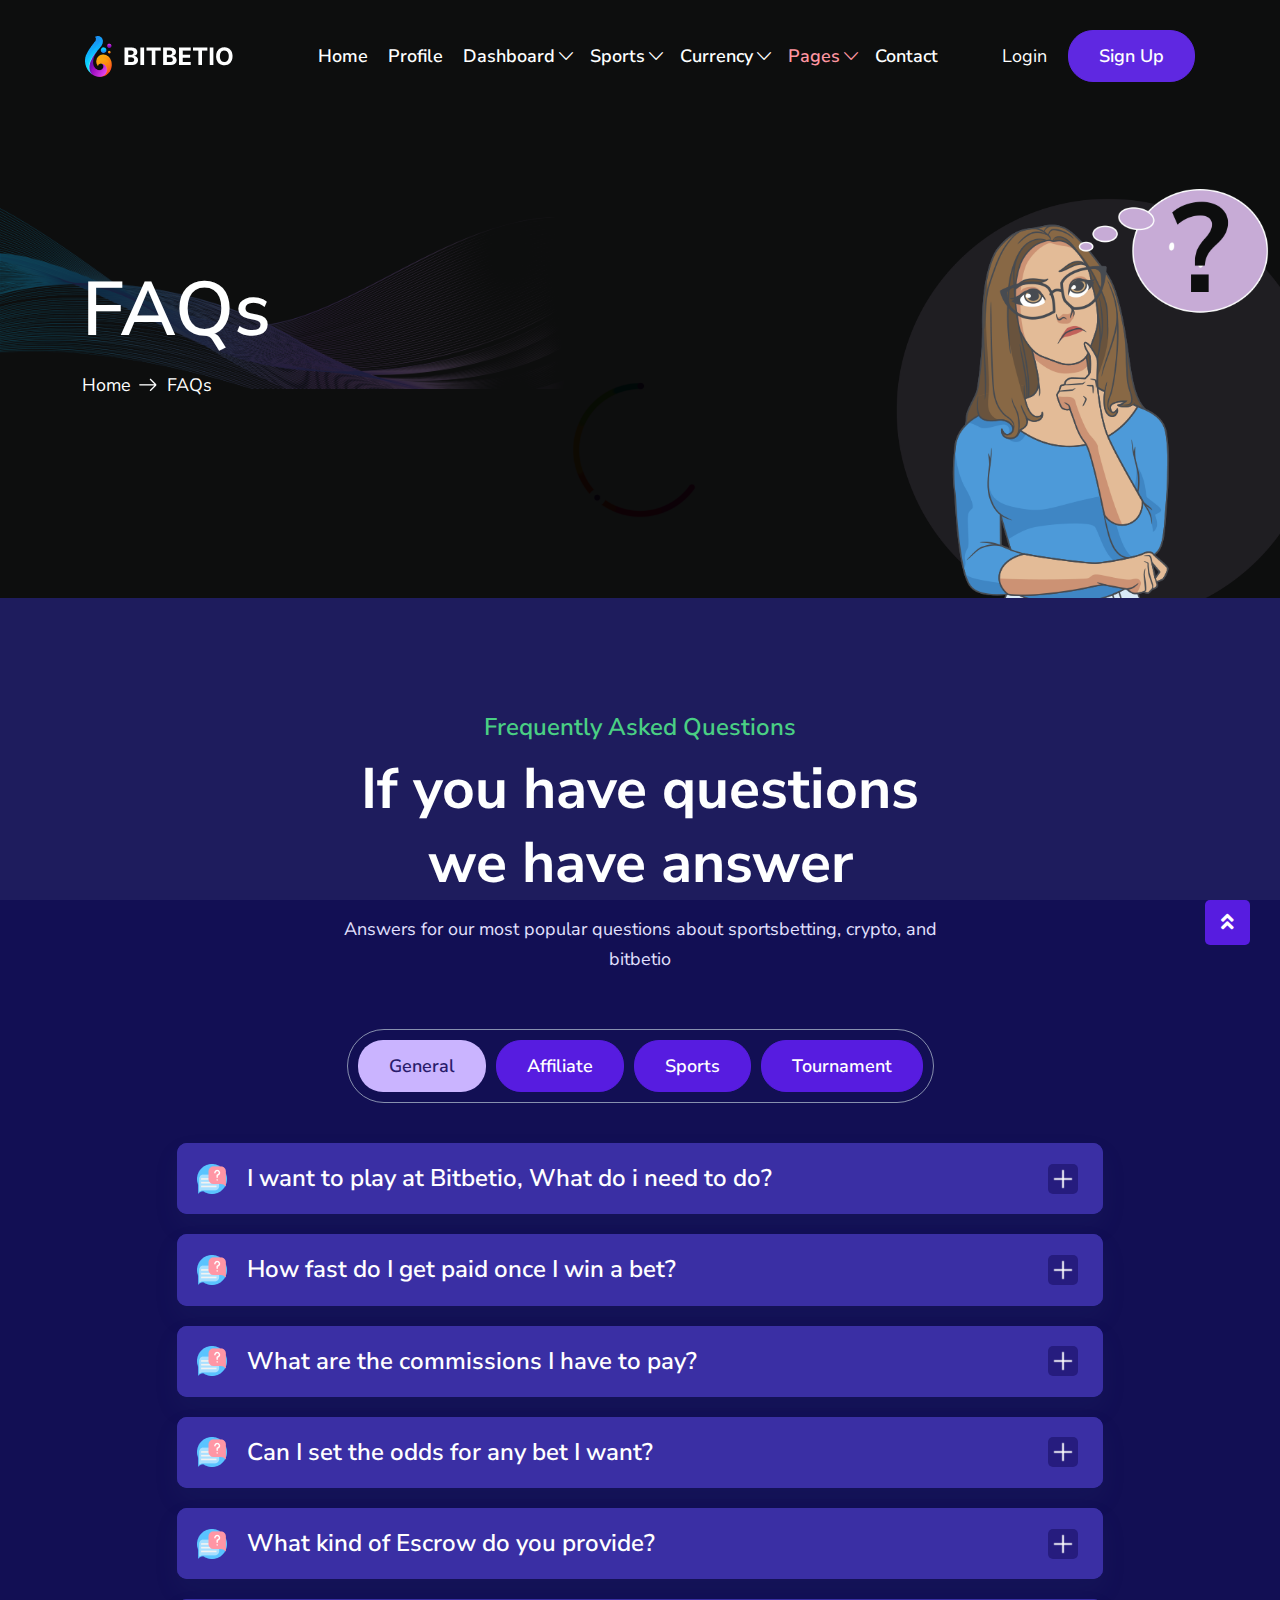
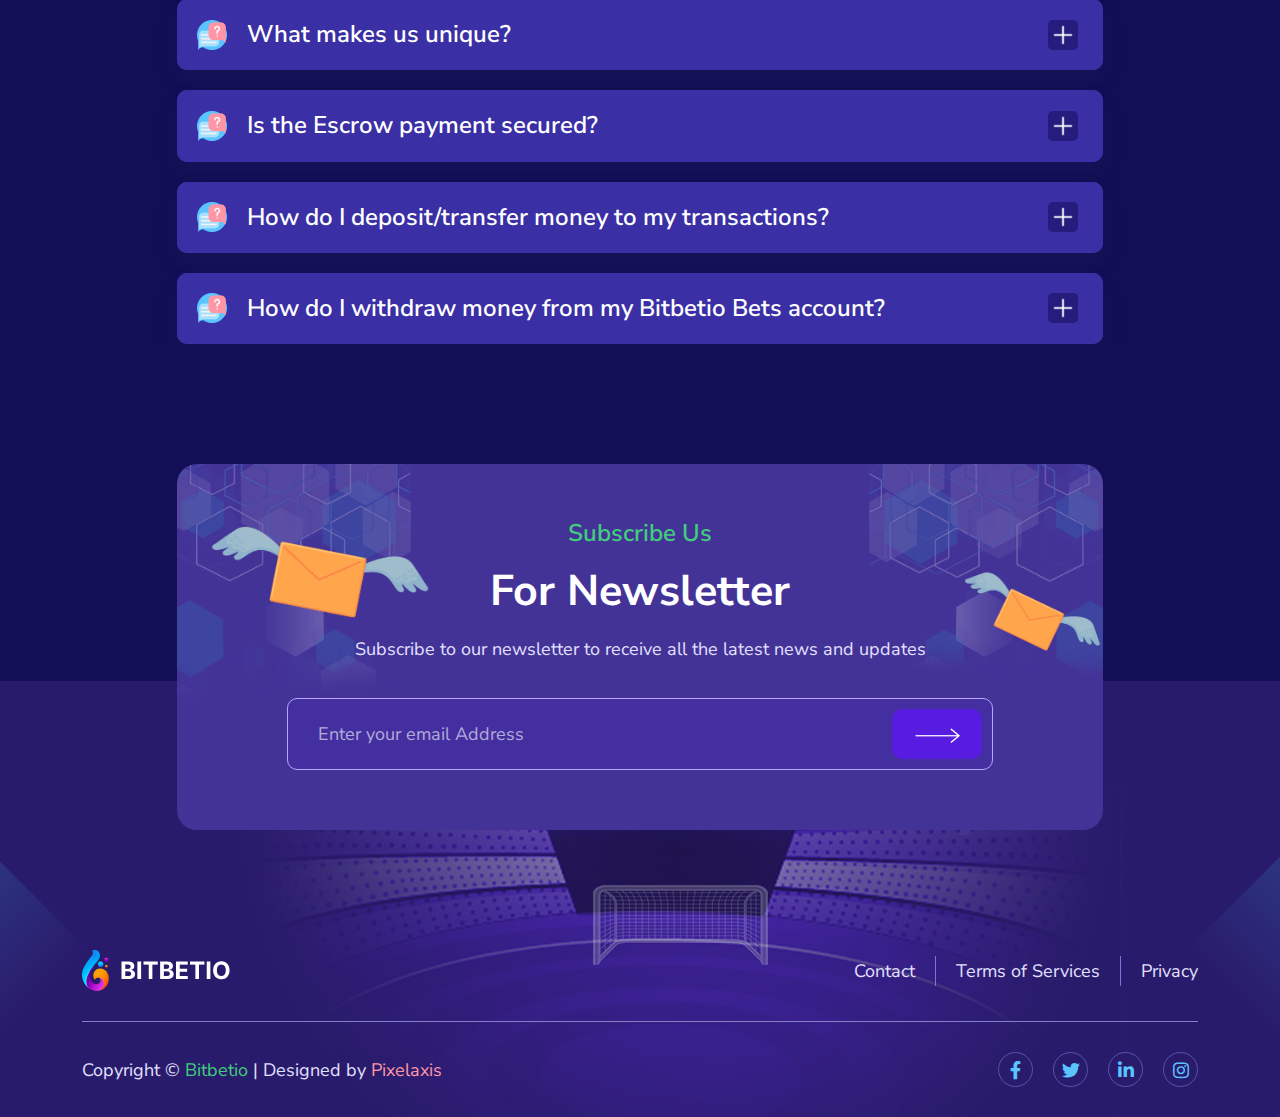
<file: faqs.html>
<!doctype html>
<html lang="en">

<head>
    <meta charset="UTF-8">
    <meta http-equiv="X-UA-Compatible" content="IE=edge">
    <meta name="viewport" content="width=device-width, initial-scale=1.0">
    <meta http-equiv="X-UA-Compatible" content="ie=edge">
    <title>Bitbetio - HTML Template</title>

    <link rel="shortcut icon" href="assets/images/fav.png" type="image/x-icon">
    <link rel="stylesheet" href="assets/css/bootstrap.min.css">
    <link rel="stylesheet" href="assets/css/fontawesome.min.css">
    <link rel="stylesheet" href="assets/css/jquery-ui.css">
    <link rel="stylesheet" href="assets/css/plugin/nice-select.css">
    <link rel="stylesheet" href="assets/css/plugin/magnific-popup.css">
    <link rel="stylesheet" href="assets/css/plugin/slick.css">
    <link rel="stylesheet" href="assets/css/arafat-font.css">
    <link rel="stylesheet" href="assets/css/plugin/animate.css">
    <link rel="stylesheet" href="assets/css/style.css">
</head>

<body>
    <!-- start preloader -->
    <div class="preloader" id="preloader"></div>
    <!-- end preloader -->

    <!-- Scroll To Top Start-->
    <a href="javascript:void(0)" class="scrollToTop"><i class="fas fa-angle-double-up"></i></a>
    <!-- Scroll To Top End -->

    <!-- header-section start -->
    <header class="header-section">
        <div class="overlay">
            <div class="container">
                <div class="row d-flex header-area">
                    <nav class="navbar navbar-expand-lg navbar-light">
                        <a class="navbar-brand" href="index.html">
                            <img src="assets/images/logo.png" class="logo" alt="logo">
                        </a>
                        <button class="navbar-toggler collapsed" type="button" data-bs-toggle="collapse"
                            data-bs-target="#navbar-content">
                            <i class="fas fa-bars"></i>
                        </button>
                        <div class="collapse navbar-collapse justify-content-end" id="navbar-content">
                            <ul class="navbar-nav mr-auto mb-2 mb-lg-0">
                                <li class="nav-item">
                                    <a class="nav-link" aria-current="page" href="index.html">Home</a>
                                </li>
                                <li class="nav-item">
                                    <a class="nav-link" aria-current="page" href="about.html">Profile</a>
                                </li>
                                <li class="nav-item dropdown main-navbar">
                                    <a class="nav-link dropdown-toggle" href="javascript:void(0)"
                                        data-bs-toggle="dropdown" data-bs-auto-close="outside">Dashboard</a>
                                    <ul class="dropdown-menu main-menu shadow">
                                        <li><a class="nav-link" href="dashboard.html">Dashboard</a></li>
                                        <li class="dropend sub-navbar">
                                            <a href="javascript:void(0)" class="dropdown-item dropdown-toggle" data-bs-toggle="dropdown"
                                              data-bs-auto-close="outside">Setting</a>
                                            <ul class="dropdown-menu sub-menu shadow">
                                                <li><a class="nav-link" href="personal-details-setting.html">Personal Details</a></li>
                                                <li><a class="nav-link" href="modify-login-password.html">Change Password</a></li>
                                            </ul>
                                        </li>
                                    </ul>
                                </li>
                                <li class="nav-item dropdown main-navbar">
                                    <a class="nav-link dropdown-toggle" href="javascript:void(0)"
                                        data-bs-toggle="dropdown" data-bs-auto-close="outside">Sports</a>
                                    <ul class="dropdown-menu main-menu shadow">
                                        <li><a class="nav-link" href="soccer-bets-2.html">Tennis</a></li>
                                        <li><a class="nav-link" href="soccer-bets-1.html">Soccer</a></li>
                                        <li><a class="nav-link" href="soccer-bets-2.html">NBA</a></li>
                                    </ul>
                                </li>
                                <li class="nav-item dropdown main-navbar">
                                    <a class="nav-link dropdown-toggle" href="javascript:void(0)"
                                        data-bs-toggle="dropdown" data-bs-auto-close="outside">Currency</a>
                                    <ul class="dropdown-menu main-menu shadow">
                                        <li><a class="nav-link" href="escrow-bets-fee.html">Escrow Bets Fee</a></li>
                                        <li><a class="nav-link" href="currency-bet.html">Currency Bet</a></li>
                                        <li><a class="nav-link" href="betting-details.html">Betting Details</a></li>
                                        <li><a class="nav-link" href="create-new-currency.html">Create Currency</a></li>
                                    </ul>
                                </li>
                                <li class="nav-item dropdown main-navbar">
                                    <a class="nav-link dropdown-toggle active" href="javascript:void(0)"
                                        data-bs-toggle="dropdown" data-bs-auto-close="outside">Pages</a>
                                    <ul class="dropdown-menu main-menu shadow">
                                        <li class="dropend sub-navbar">
                                            <a href="javascript:void(0)" class="dropdown-item dropdown-toggle" data-bs-toggle="dropdown"
                                              data-bs-auto-close="outside">Tournaments</a>
                                            <ul class="dropdown-menu sub-menu shadow">
                                                <li><a class="nav-link" href="tournaments.html">Tournaments</a></li>
                                                <li><a class="nav-link" href="tournaments-details.html">Tournaments Details</a></li>
                                            </ul>
                                        </li>
                                        <li class="dropend sub-navbar">
                                            <a href="javascript:void(0)" class="dropdown-item dropdown-toggle" data-bs-toggle="dropdown"
                                              data-bs-auto-close="outside">Blog</a>
                                            <ul class="dropdown-menu sub-menu shadow">
                                                <li><a class="nav-link" href="blog.html">Blog</a></li>
                                                <li><a class="nav-link" href="blog-details.html">Blog Details</a></li>
                                            </ul>
                                        </li>
                                        <li><a class="nav-link" href="affiliate.html">Affiliate</a></li>
                                        <li><a class="nav-link" href="faqs.html">Faqs</a></li>
                                        <li><a class="nav-link" href="privacy-policy.html">Privacy Policy</a></li>
                                        <li><a class="nav-link" href="terms-conditions.html">Terms Conditions</a></li>
                                        <li><a class="nav-link" href="error.html">Error</a></li>
                                    </ul>
                                </li>
                                <li class="nav-item">
                                    <a class="nav-link" href="contact.html">Contact</a>
                                </li>
                            </ul>
                            <div class="right-area header-action d-flex align-items-center max-un">
                                <button type="button" class="login" data-bs-toggle="modal" data-bs-target="#loginMod">
                                    Login
                                </button>
                                <button type="button" class="cmn-btn reg" data-bs-toggle="modal"
                                    data-bs-target="#loginMod">
                                    Sign Up
                                </button>
                            </div>
                        </div>
                    </nav>
                </div>
            </div>
        </div>
    </header>
    <!-- header-section end -->

    <!-- Login Registration start -->
    <div class="log-reg">
        <div class="container">
            <div class="row">
                <div class="col-lg-6">
                    <div class="modal fade" id="loginMod">
                        <div class="modal-dialog modal-dialog-centered">
                            <div class="modal-content">
                                <div class="modal-header justify-content-center">
                                    <button type="button" class="btn-close" data-bs-dismiss="modal"
                                        aria-label="Close"></button>
                                </div>
                                <ul class="nav log-reg-btn justify-content-around">
                                    <li class="bottom-area" role="presentation">
                                        <button class="nav-link" id="regArea-tab" data-bs-toggle="tab"
                                            data-bs-target="#regArea" type="button" role="tab" aria-controls="regArea"
                                            aria-selected="false">
                                            SIGN UP
                                        </button>
                                    </li>
                                    <li class="bottom-area" role="presentation">
                                        <button class="nav-link active" id="loginArea-tab" data-bs-toggle="tab"
                                            data-bs-target="#loginArea" type="button" role="tab"
                                            aria-controls="loginArea" aria-selected="true">
                                            LOGIN
                                        </button>
                                    </li>
                                </ul>
                                <div class="tab-content">
                                    <div class="tab-pane fade show active" id="loginArea" role="tabpanel"
                                        aria-labelledby="loginArea-tab">
                                        <div class="login-reg-content">
                                            <div class="modal-body">
                                                <div class="head-area">
                                                    <h6 class="title">Login Direetly With</h6>
                                                    <div class="social-link d-flex align-items-center">
                                                        <a href="javascript:void(0)" class="active"><i
                                                                class="fab fa-facebook-f"></i></a>
                                                        <a href="javascript:void(0)"><i class="fab fa-twitter"></i></a>
                                                        <a href="javascript:void(0)"><i
                                                                class="fab fa-linkedin-in"></i></a>
                                                        <a href="javascript:void(0)"><i
                                                                class="fab fa-instagram"></i></a>
                                                    </div>
                                                </div>
                                                <div class="form-area">
                                                    <form action="#">
                                                        <div class="row">
                                                            <div class="col-12">
                                                                <div class="single-input">
                                                                    <label for="logemail">Email</label>
                                                                    <input type="text" id="logemail"
                                                                        placeholder="Email Address">
                                                                </div>
                                                                <div class="single-input">
                                                                    <label for="logpassword">Password</label>
                                                                    <input type="text" id="logpassword"
                                                                        placeholder="Email Password">
                                                                </div>
                                                            </div>
                                                            <div class="col-12">
                                                                <div class="remember-me">
                                                                    <label
                                                                        class="checkbox-single d-flex align-items-center">
                                                                        <span class="left-area">
                                                                            <span class="checkbox-area d-flex">
                                                                                <input type="checkbox"
                                                                                    checked="checked">
                                                                                <span class="checkmark"></span>
                                                                            </span>
                                                                            <span
                                                                                class="item-title d-flex align-items-center">
                                                                                <span>Remember Me</span>
                                                                            </span>
                                                                        </span>
                                                                    </label>
                                                                    <a href="javascript:void(0)">Forgot Password</a>
                                                                </div>
                                                            </div>
                                                            <span class="btn-border w-100">
                                                                <button class="cmn-btn w-100">LOGIN</button>
                                                            </span>
                                                        </div>
                                                    </form>
                                                    <div class="bottom-area text-center">
                                                        <p>Not a member ? <a href="javascript:void(0)" class="reg-btn">Register</a></p>
                                                    </div>
                                                </div>
                                            </div>
                                        </div>
                                    </div>
                                    <div class="tab-pane fade" id="regArea" role="tabpanel"
                                        aria-labelledby="regArea-tab">
                                        <div class="login-reg-content regMode">
                                            <div class="modal-body">
                                                <div class="head-area">
                                                    <h6 class="title">Register On Bitbetio</h6>
                                                    <div class="social-link d-flex align-items-center">
                                                        <a href="javascript:void(0)" class="active"><i
                                                                class="fab fa-facebook-f"></i></a>
                                                        <a href="javascript:void(0)"><i class="fab fa-twitter"></i></a>
                                                        <a href="javascript:void(0)"><i
                                                                class="fab fa-linkedin-in"></i></a>
                                                        <a href="javascript:void(0)"><i
                                                                class="fab fa-instagram"></i></a>
                                                    </div>
                                                </div>
                                                <div class="form-area">
                                                    <form action="#">
                                                        <div class="row">
                                                            <div class="col-12">
                                                                <div class="single-input">
                                                                    <label for="regemail">Email</label>
                                                                    <input type="text" id="regemail"
                                                                        placeholder="Email Address">
                                                                </div>
                                                                <div class="single-input">
                                                                    <label for="regpassword">Password</label>
                                                                    <input type="text" id="regpassword"
                                                                        placeholder="Email Password">
                                                                </div>
                                                                <div class="single-input">
                                                                    <label>Country</label>
                                                                    <select>
                                                                        <option value="1">United States</option>
                                                                        <option value="2">United Kingdom</option>
                                                                        <option value="3">Canada</option>
                                                                    </select>
                                                                </div>
                                                            </div>
                                                            <div class="col-12">
                                                                <div class="remember-me">
                                                                    <a href="javascript:void(0)">Have a referral
                                                                        code?</a>
                                                                </div>
                                                            </div>
                                                            <span class="btn-border w-100">
                                                                <button class="cmn-btn w-100">SIGN UP</button>
                                                            </span>
                                                        </div>
                                                    </form>
                                                    <div class="bottom-area text-center">
                                                        <p>Already have an member ? <a href="javascript:void(0)"
                                                                class="log-btn">Login</a></p>
                                                    </div>
                                                    <div class="counter-area">
                                                        <div class="single">
                                                            <div class="icon-area">
                                                                <img src="assets/images/icon/signup-counter-icon-1.png"
                                                                    alt="icon">
                                                            </div>
                                                            <div class="text-area">
                                                                <p>25,179k</p>
                                                                <p class="mdr">Bets</p>
                                                            </div>
                                                        </div>
                                                        <div class="single">
                                                            <div class="icon-area">
                                                                <img src="assets/images/icon/signup-counter-icon-2.png"
                                                                    alt="icon">
                                                            </div>
                                                            <div class="text-area">
                                                                <p>6.65 BTC</p>
                                                                <p class="mdr">Total Won</p>
                                                            </div>
                                                        </div>
                                                    </div>
                                                </div>
                                            </div>
                                        </div>
                                    </div>
                                </div>
                            </div>
                        </div>
                    </div>
                </div>
            </div>
        </div>
    </div>
    <!-- Login Registration end -->

    <!-- Banner Section start -->
    <section class="banner-section inner-banner faqs">
        <div class="overlay">
            <div class="shape-area">
                <img src="assets/images/faqs-illus.png" class="faqs-illu" alt="image">
            </div>
            <div class="banner-content">
                <div class="container">
                    <div class="row">
                        <div class="col-lg-9 col-md-10">
                            <div class="main-content">
                                <h1>FAQs</h1>
                                <div class="breadcrumb-area">
                                    <nav aria-label="breadcrumb">
                                        <ol class="breadcrumb d-flex align-items-center">
                                            <li class="breadcrumb-item"><a href="index.html">Home</a></li>
                                            <li class="breadcrumb-item active" aria-current="page">FAQs</li>
                                        </ol>
                                    </nav>
                                </div>
                            </div>
                        </div>
                    </div>
                </div>
            </div>
        </div>
    </section>
    <!-- Banner Section end -->

    <!-- FAQs In start -->
    <section class="faqs-section faqs-page">
        <div class="overlay pt-120">
            <div class="container">
                <div class="row d-flex justify-content-center">
                    <div class="col-lg-7">
                        <div class="section-header text-center">
                            <h5 class="sub-title">Frequently Asked Questions</h5>
                            <h2 class="title">If you have questions we have answer</h2>
                            <p>Answers for our most popular questions about sportsbetting, crypto, and bitbetio</p>
                        </div>
                    </div>
                </div>
                <div class="d-flex justify-content-center">
                    <ul class="nav" role="tablist">
                        <li class="nav-item" role="presentation">
                            <button class="cmn-btn active" id="general-tab" data-bs-toggle="tab"
                                data-bs-target="#general" type="button" role="tab" aria-controls="general"
                                aria-selected="true">general</button>
                        </li>
                        <li class="nav-item" role="presentation">
                            <button class="cmn-btn" id="affiliate-tab" data-bs-toggle="tab" data-bs-target="#affiliate"
                                type="button" role="tab" aria-controls="affiliate"
                                aria-selected="false">affiliate</button>
                        </li>
                        <li class="nav-item" role="presentation">
                            <button class="cmn-btn" id="sports-tab" data-bs-toggle="tab" data-bs-target="#sports"
                                type="button" role="tab" aria-controls="sports" aria-selected="false">sports</button>
                        </li>
                        <li class="nav-item" role="presentation">
                            <button class="cmn-btn" id="tournament-tab" data-bs-toggle="tab"
                                data-bs-target="#tournament" type="button" role="tab" aria-controls="tournament"
                                aria-selected="false">tournament</button>
                        </li>
                    </ul>
                </div>
                <div class="tab-content">
                    <div class="tab-pane fade show active" id="general" role="tabpanel" aria-labelledby="general-tab">
                        <div class="row d-flex justify-content-center">
                            <div class="col-xl-10">
                                <div class="faq-box">
                                    <div class="accordion" id="accordionFaqsGeneral">
                                        <div class="accordion-item">
                                            <h5 class="accordion-header" id="headingGeneralOne">
                                                <button class="accordion-button collapsed" type="button"
                                                    data-bs-toggle="collapse" data-bs-target="#collapseGeneralOne"
                                                    aria-expanded="false" aria-controls="collapseGeneralOne">
                                                    I want to play at Bitbetio, What do i need to do?
                                                </button>
                                            </h5>
                                            <div id="collapseGeneralOne" class="accordion-collapse collapse"
                                                aria-labelledby="headingGeneralOne"
                                                data-bs-parent="#accordionFaqsGeneral">
                                                <div class="accordion-body">
                                                    <p>Lorem Ipsum is simply dummy text of the printing and typesetting
                                                        industry. Lorem Ipsum has been the industry's standard dummy
                                                        text ever
                                                        since the 1500s, when an unknown printer took a galley of type
                                                        and
                                                        scrambled it to make a type specimen book.</p>
                                                </div>
                                            </div>
                                        </div>
                                        <div class="accordion-item">
                                            <h5 class="accordion-header" id="headingGeneralTwo">
                                                <button class="accordion-button collapsed" type="button"
                                                    data-bs-toggle="collapse" data-bs-target="#collapseGeneralTwo"
                                                    aria-expanded="false" aria-controls="collapseGeneralTwo">
                                                    How fast do I get paid once I win a bet?
                                                </button>
                                            </h5>
                                            <div id="collapseGeneralTwo" class="accordion-collapse collapse"
                                                aria-labelledby="headingGeneralTwo"
                                                data-bs-parent="#accordionFaqsGeneral">
                                                <div class="accordion-body">
                                                    <p>Lorem Ipsum is simply dummy text of the printing and typesetting
                                                        industry. Lorem Ipsum has been the industry's standard dummy
                                                        text ever
                                                        since the 1500s, when an unknown printer took a galley of type
                                                        and
                                                        scrambled it to make a type specimen book.</p>
                                                </div>
                                            </div>
                                        </div>
                                        <div class="accordion-item">
                                            <h5 class="accordion-header" id="headingGeneralThree">
                                                <button class="accordion-button collapsed" type="button"
                                                    data-bs-toggle="collapse" data-bs-target="#collapseGeneralThree"
                                                    aria-expanded="false" aria-controls="collapseGeneralThree">
                                                    What are the commissions I have to pay?
                                                </button>
                                            </h5>
                                            <div id="collapseGeneralThree" class="accordion-collapse collapse"
                                                aria-labelledby="headingGeneralThree"
                                                data-bs-parent="#accordionFaqsGeneral">
                                                <div class="accordion-body">
                                                    <p>Lorem Ipsum is simply dummy text of the printing and typesetting
                                                        industry. Lorem Ipsum has been the industry's standard dummy
                                                        text ever
                                                        since the 1500s, when an unknown printer took a galley of type
                                                        and
                                                        scrambled it to make a type specimen book.</p>
                                                </div>
                                            </div>
                                        </div>
                                        <div class="accordion-item">
                                            <h5 class="accordion-header" id="headingGeneralFour">
                                                <button class="accordion-button collapsed" type="button"
                                                    data-bs-toggle="collapse" data-bs-target="#collapseGeneralFour"
                                                    aria-expanded="false" aria-controls="collapseGeneralFour">
                                                    Can I set the odds for any bet I want?
                                                </button>
                                            </h5>
                                            <div id="collapseGeneralFour" class="accordion-collapse collapse"
                                                aria-labelledby="headingGeneralFour"
                                                data-bs-parent="#accordionFaqsGeneral">
                                                <div class="accordion-body">
                                                    <p>Lorem Ipsum is simply dummy text of the printing and typesetting
                                                        industry. Lorem Ipsum has been the industry's standard dummy
                                                        text ever
                                                        since the 1500s, when an unknown printer took a galley of type
                                                        and
                                                        scrambled it to make a type specimen book.</p>
                                                </div>
                                            </div>
                                        </div>
                                        <div class="accordion-item">
                                            <h5 class="accordion-header" id="headingGeneralFive">
                                                <button class="accordion-button collapsed" type="button"
                                                    data-bs-toggle="collapse" data-bs-target="#collapseGeneralFive"
                                                    aria-expanded="false" aria-controls="collapseGeneralFive">
                                                    What kind of Escrow do you provide?
                                                </button>
                                            </h5>
                                            <div id="collapseGeneralFive" class="accordion-collapse collapse"
                                                aria-labelledby="headingGeneralFive"
                                                data-bs-parent="#accordionFaqsGeneral">
                                                <div class="accordion-body">
                                                    <p>Lorem Ipsum is simply dummy text of the printing and typesetting
                                                        industry. Lorem Ipsum has been the industry's standard dummy
                                                        text ever
                                                        since the 1500s, when an unknown printer took a galley of type
                                                        and
                                                        scrambled it to make a type specimen book.</p>
                                                </div>
                                            </div>
                                        </div>
                                        <div class="accordion-item">
                                            <h5 class="accordion-header" id="headingGeneralsix">
                                                <button class="accordion-button collapsed" type="button"
                                                    data-bs-toggle="collapse" data-bs-target="#collapseGeneralsix"
                                                    aria-expanded="false" aria-controls="collapseGeneralsix">
                                                    What makes us unique?
                                                </button>
                                            </h5>
                                            <div id="collapseGeneralsix" class="accordion-collapse collapse"
                                                aria-labelledby="headingGeneralsix"
                                                data-bs-parent="#accordionFaqsGeneral">
                                                <div class="accordion-body">
                                                    <p>Lorem Ipsum is simply dummy text of the printing and typesetting
                                                        industry. Lorem Ipsum has been the industry's standard dummy
                                                        text ever
                                                        since the 1500s, when an unknown printer took a galley of type
                                                        and
                                                        scrambled it to make a type specimen book.</p>
                                                </div>
                                            </div>
                                        </div>
                                        <div class="accordion-item">
                                            <h5 class="accordion-header" id="headingGeneralsaven">
                                                <button class="accordion-button collapsed" type="button"
                                                    data-bs-toggle="collapse" data-bs-target="#collapseGeneralsaven"
                                                    aria-expanded="false" aria-controls="collapseGeneralsaven">
                                                    Is the Escrow payment secured?
                                                </button>
                                            </h5>
                                            <div id="collapseGeneralsaven" class="accordion-collapse collapse"
                                                aria-labelledby="headingGeneralsaven"
                                                data-bs-parent="#accordionFaqsGeneral">
                                                <div class="accordion-body">
                                                    <p>Lorem Ipsum is simply dummy text of the printing and typesetting
                                                        industry. Lorem Ipsum has been the industry's standard dummy
                                                        text ever
                                                        since the 1500s, when an unknown printer took a galley of type
                                                        and
                                                        scrambled it to make a type specimen book.</p>
                                                </div>
                                            </div>
                                        </div>
                                        <div class="accordion-item">
                                            <h5 class="accordion-header" id="headingGeneraleight">
                                                <button class="accordion-button collapsed" type="button"
                                                    data-bs-toggle="collapse" data-bs-target="#collapseGeneraleight"
                                                    aria-expanded="false" aria-controls="collapseGeneraleight">
                                                    How do I deposit/transfer money to my transactions?
                                                </button>
                                            </h5>
                                            <div id="collapseGeneraleight" class="accordion-collapse collapse"
                                                aria-labelledby="headingGeneraleight"
                                                data-bs-parent="#accordionFaqsGeneral">
                                                <div class="accordion-body">
                                                    <p>Lorem Ipsum is simply dummy text of the printing and typesetting
                                                        industry. Lorem Ipsum has been the industry's standard dummy
                                                        text ever
                                                        since the 1500s, when an unknown printer took a galley of type
                                                        and
                                                        scrambled it to make a type specimen book.</p>
                                                </div>
                                            </div>
                                        </div>
                                        <div class="accordion-item">
                                            <h5 class="accordion-header" id="headingGeneralNine">
                                                <button class="accordion-button collapsed" type="button"
                                                    data-bs-toggle="collapse" data-bs-target="#collapseGeneralNight"
                                                    aria-expanded="false" aria-controls="collapseGeneralNight">
                                                    How do I withdraw money from my Bitbetio Bets account?
                                                </button>
                                            </h5>
                                            <div id="collapseGeneralNight" class="accordion-collapse collapse"
                                                aria-labelledby="headingGeneralNine"
                                                data-bs-parent="#accordionFaqsGeneral">
                                                <div class="accordion-body">
                                                    <p>Lorem Ipsum is simply dummy text of the printing and typesetting
                                                        industry. Lorem Ipsum has been the industry's standard dummy
                                                        text ever
                                                        since the 1500s, when an unknown printer took a galley of type
                                                        and
                                                        scrambled it to make a type specimen book.</p>
                                                </div>
                                            </div>
                                        </div>
                                    </div>
                                </div>
                            </div>
                        </div>
                    </div>
                    <div class="tab-pane fade" id="affiliate" role="tabpanel" aria-labelledby="affiliate-tab">
                        <div class="row d-flex justify-content-center">
                            <div class="col-xl-10">
                                <div class="faq-box">
                                    <div class="accordion" id="accordionFaqsAffiliate">
                                        <div class="accordion-item">
                                            <h5 class="accordion-header" id="headingAffiliateOne">
                                                <button class="accordion-button collapsed" type="button"
                                                    data-bs-toggle="collapse" data-bs-target="#collapseAffiliateOne"
                                                    aria-expanded="false" aria-controls="collapseAffiliateOne">
                                                    I want to play at Bitbetio, What do i need to do?
                                                </button>
                                            </h5>
                                            <div id="collapseAffiliateOne" class="accordion-collapse collapse"
                                                aria-labelledby="headingAffiliateOne"
                                                data-bs-parent="#accordionFaqsAffiliate">
                                                <div class="accordion-body">
                                                    <p>Lorem Ipsum is simply dummy text of the printing and typesetting
                                                        industry. Lorem Ipsum has been the industry's standard dummy
                                                        text ever
                                                        since the 1500s, when an unknown printer took a galley of type
                                                        and
                                                        scrambled it to make a type specimen book.</p>
                                                </div>
                                            </div>
                                        </div>
                                        <div class="accordion-item">
                                            <h5 class="accordion-header" id="headingAffiliateTwo">
                                                <button class="accordion-button collapsed" type="button"
                                                    data-bs-toggle="collapse" data-bs-target="#collapseAffiliateTwo"
                                                    aria-expanded="false" aria-controls="collapseAffiliateTwo">
                                                    How fast do I get paid once I win a bet?
                                                </button>
                                            </h5>
                                            <div id="collapseAffiliateTwo" class="accordion-collapse collapse"
                                                aria-labelledby="headingAffiliateTwo"
                                                data-bs-parent="#accordionFaqsAffiliate">
                                                <div class="accordion-body">
                                                    <p>Lorem Ipsum is simply dummy text of the printing and typesetting
                                                        industry. Lorem Ipsum has been the industry's standard dummy
                                                        text ever
                                                        since the 1500s, when an unknown printer took a galley of type
                                                        and
                                                        scrambled it to make a type specimen book.</p>
                                                </div>
                                            </div>
                                        </div>
                                        <div class="accordion-item">
                                            <h5 class="accordion-header" id="headingAffiliateThree">
                                                <button class="accordion-button collapsed" type="button"
                                                    data-bs-toggle="collapse" data-bs-target="#collapseAffiliateThree"
                                                    aria-expanded="false" aria-controls="collapseAffiliateThree">
                                                    What are the commissions I have to pay?
                                                </button>
                                            </h5>
                                            <div id="collapseAffiliateThree" class="accordion-collapse collapse"
                                                aria-labelledby="headingAffiliateThree"
                                                data-bs-parent="#accordionFaqsAffiliate">
                                                <div class="accordion-body">
                                                    <p>Lorem Ipsum is simply dummy text of the printing and typesetting
                                                        industry. Lorem Ipsum has been the industry's standard dummy
                                                        text ever
                                                        since the 1500s, when an unknown printer took a galley of type
                                                        and
                                                        scrambled it to make a type specimen book.</p>
                                                </div>
                                            </div>
                                        </div>
                                        <div class="accordion-item">
                                            <h5 class="accordion-header" id="headingAffiliateFour">
                                                <button class="accordion-button collapsed" type="button"
                                                    data-bs-toggle="collapse" data-bs-target="#collapseAffiliateFour"
                                                    aria-expanded="false" aria-controls="collapseAffiliateFour">
                                                    Can I set the odds for any bet I want?
                                                </button>
                                            </h5>
                                            <div id="collapseAffiliateFour" class="accordion-collapse collapse"
                                                aria-labelledby="headingAffiliateFour"
                                                data-bs-parent="#accordionFaqsAffiliate">
                                                <div class="accordion-body">
                                                    <p>Lorem Ipsum is simply dummy text of the printing and typesetting
                                                        industry. Lorem Ipsum has been the industry's standard dummy
                                                        text ever
                                                        since the 1500s, when an unknown printer took a galley of type
                                                        and
                                                        scrambled it to make a type specimen book.</p>
                                                </div>
                                            </div>
                                        </div>
                                        <div class="accordion-item">
                                            <h5 class="accordion-header" id="headingAffiliateFive">
                                                <button class="accordion-button collapsed" type="button"
                                                    data-bs-toggle="collapse" data-bs-target="#collapseAffiliateFive"
                                                    aria-expanded="false" aria-controls="collapseAffiliateFive">
                                                    What kind of Escrow do you provide?
                                                </button>
                                            </h5>
                                            <div id="collapseAffiliateFive" class="accordion-collapse collapse"
                                                aria-labelledby="headingAffiliateFive"
                                                data-bs-parent="#accordionFaqsAffiliate">
                                                <div class="accordion-body">
                                                    <p>Lorem Ipsum is simply dummy text of the printing and typesetting
                                                        industry. Lorem Ipsum has been the industry's standard dummy
                                                        text ever
                                                        since the 1500s, when an unknown printer took a galley of type
                                                        and
                                                        scrambled it to make a type specimen book.</p>
                                                </div>
                                            </div>
                                        </div>
                                        <div class="accordion-item">
                                            <h5 class="accordion-header" id="headingAffiliatesix">
                                                <button class="accordion-button collapsed" type="button"
                                                    data-bs-toggle="collapse" data-bs-target="#collapseAffiliatesix"
                                                    aria-expanded="false" aria-controls="collapseAffiliatesix">
                                                    What makes us unique?
                                                </button>
                                            </h5>
                                            <div id="collapseAffiliatesix" class="accordion-collapse collapse"
                                                aria-labelledby="headingAffiliatesix"
                                                data-bs-parent="#accordionFaqsAffiliate">
                                                <div class="accordion-body">
                                                    <p>Lorem Ipsum is simply dummy text of the printing and typesetting
                                                        industry. Lorem Ipsum has been the industry's standard dummy
                                                        text ever
                                                        since the 1500s, when an unknown printer took a galley of type
                                                        and
                                                        scrambled it to make a type specimen book.</p>
                                                </div>
                                            </div>
                                        </div>
                                        <div class="accordion-item">
                                            <h5 class="accordion-header" id="headingAffiliatesaven">
                                                <button class="accordion-button collapsed" type="button"
                                                    data-bs-toggle="collapse" data-bs-target="#collapseAffiliatesaven"
                                                    aria-expanded="false" aria-controls="collapseAffiliatesaven">
                                                    Is the Escrow payment secured?
                                                </button>
                                            </h5>
                                            <div id="collapseAffiliatesaven" class="accordion-collapse collapse"
                                                aria-labelledby="headingAffiliatesaven"
                                                data-bs-parent="#accordionFaqsAffiliate">
                                                <div class="accordion-body">
                                                    <p>Lorem Ipsum is simply dummy text of the printing and typesetting
                                                        industry. Lorem Ipsum has been the industry's standard dummy
                                                        text ever
                                                        since the 1500s, when an unknown printer took a galley of type
                                                        and
                                                        scrambled it to make a type specimen book.</p>
                                                </div>
                                            </div>
                                        </div>
                                        <div class="accordion-item">
                                            <h5 class="accordion-header" id="headingAffiliateeight">
                                                <button class="accordion-button collapsed" type="button"
                                                    data-bs-toggle="collapse" data-bs-target="#collapseAffiliateeight"
                                                    aria-expanded="false" aria-controls="collapseAffiliateeight">
                                                    How do I deposit/transfer money to my transactions?
                                                </button>
                                            </h5>
                                            <div id="collapseAffiliateeight" class="accordion-collapse collapse"
                                                aria-labelledby="headingAffiliateeight"
                                                data-bs-parent="#accordionFaqsAffiliate">
                                                <div class="accordion-body">
                                                    <p>Lorem Ipsum is simply dummy text of the printing and typesetting
                                                        industry. Lorem Ipsum has been the industry's standard dummy
                                                        text ever
                                                        since the 1500s, when an unknown printer took a galley of type
                                                        and
                                                        scrambled it to make a type specimen book.</p>
                                                </div>
                                            </div>
                                        </div>
                                        <div class="accordion-item">
                                            <h5 class="accordion-header" id="headingAffiliateNine">
                                                <button class="accordion-button collapsed" type="button"
                                                    data-bs-toggle="collapse" data-bs-target="#collapseAffiliateNight"
                                                    aria-expanded="false" aria-controls="collapseAffiliateNight">
                                                    How do I withdraw money from my Bitbetio Bets account?
                                                </button>
                                            </h5>
                                            <div id="collapseAffiliateNight" class="accordion-collapse collapse"
                                                aria-labelledby="headingAffiliateNine"
                                                data-bs-parent="#accordionFaqsAffiliate">
                                                <div class="accordion-body">
                                                    <p>Lorem Ipsum is simply dummy text of the printing and typesetting
                                                        industry. Lorem Ipsum has been the industry's standard dummy
                                                        text ever
                                                        since the 1500s, when an unknown printer took a galley of type
                                                        and
                                                        scrambled it to make a type specimen book.</p>
                                                </div>
                                            </div>
                                        </div>
                                    </div>
                                </div>
                            </div>
                        </div>
                    </div>
                    <div class="tab-pane fade" id="sports" role="tabpanel" aria-labelledby="sports-tab">
                        <div class="row d-flex justify-content-center">
                            <div class="col-xl-10">
                                <div class="faq-box">
                                    <div class="accordion" id="accordionFaqsSports">
                                        <div class="accordion-item">
                                            <h5 class="accordion-header" id="headingSportsOne">
                                                <button class="accordion-button collapsed" type="button"
                                                    data-bs-toggle="collapse" data-bs-target="#collapseSportsOne"
                                                    aria-expanded="false" aria-controls="collapseSportsOne">
                                                    I want to play at Bitbetio, What do i need to do?
                                                </button>
                                            </h5>
                                            <div id="collapseSportsOne" class="accordion-collapse collapse"
                                                aria-labelledby="headingSportsOne"
                                                data-bs-parent="#accordionFaqsSports">
                                                <div class="accordion-body">
                                                    <p>Lorem Ipsum is simply dummy text of the printing and typesetting
                                                        industry. Lorem Ipsum has been the industry's standard dummy
                                                        text ever
                                                        since the 1500s, when an unknown printer took a galley of type
                                                        and
                                                        scrambled it to make a type specimen book.</p>
                                                </div>
                                            </div>
                                        </div>
                                        <div class="accordion-item">
                                            <h5 class="accordion-header" id="headingSportsTwo">
                                                <button class="accordion-button collapsed" type="button"
                                                    data-bs-toggle="collapse" data-bs-target="#collapseSportsTwo"
                                                    aria-expanded="false" aria-controls="collapseSportsTwo">
                                                    How fast do I get paid once I win a bet?
                                                </button>
                                            </h5>
                                            <div id="collapseSportsTwo" class="accordion-collapse collapse"
                                                aria-labelledby="headingSportsTwo"
                                                data-bs-parent="#accordionFaqsSports">
                                                <div class="accordion-body">
                                                    <p>Lorem Ipsum is simply dummy text of the printing and typesetting
                                                        industry. Lorem Ipsum has been the industry's standard dummy
                                                        text ever
                                                        since the 1500s, when an unknown printer took a galley of type
                                                        and
                                                        scrambled it to make a type specimen book.</p>
                                                </div>
                                            </div>
                                        </div>
                                        <div class="accordion-item">
                                            <h5 class="accordion-header" id="headingSportsThree">
                                                <button class="accordion-button collapsed" type="button"
                                                    data-bs-toggle="collapse" data-bs-target="#collapseSportsThree"
                                                    aria-expanded="false" aria-controls="collapseSportsThree">
                                                    What are the commissions I have to pay?
                                                </button>
                                            </h5>
                                            <div id="collapseSportsThree" class="accordion-collapse collapse"
                                                aria-labelledby="headingSportsThree"
                                                data-bs-parent="#accordionFaqsSports">
                                                <div class="accordion-body">
                                                    <p>Lorem Ipsum is simply dummy text of the printing and typesetting
                                                        industry. Lorem Ipsum has been the industry's standard dummy
                                                        text ever
                                                        since the 1500s, when an unknown printer took a galley of type
                                                        and
                                                        scrambled it to make a type specimen book.</p>
                                                </div>
                                            </div>
                                        </div>
                                        <div class="accordion-item">
                                            <h5 class="accordion-header" id="headingSportsFour">
                                                <button class="accordion-button collapsed" type="button"
                                                    data-bs-toggle="collapse" data-bs-target="#collapseSportsFour"
                                                    aria-expanded="false" aria-controls="collapseSportsFour">
                                                    Can I set the odds for any bet I want?
                                                </button>
                                            </h5>
                                            <div id="collapseSportsFour" class="accordion-collapse collapse"
                                                aria-labelledby="headingSportsFour"
                                                data-bs-parent="#accordionFaqsSports">
                                                <div class="accordion-body">
                                                    <p>Lorem Ipsum is simply dummy text of the printing and typesetting
                                                        industry. Lorem Ipsum has been the industry's standard dummy
                                                        text ever
                                                        since the 1500s, when an unknown printer took a galley of type
                                                        and
                                                        scrambled it to make a type specimen book.</p>
                                                </div>
                                            </div>
                                        </div>
                                        <div class="accordion-item">
                                            <h5 class="accordion-header" id="headingSportsFive">
                                                <button class="accordion-button collapsed" type="button"
                                                    data-bs-toggle="collapse" data-bs-target="#collapseSportsFive"
                                                    aria-expanded="false" aria-controls="collapseSportsFive">
                                                    What kind of Escrow do you provide?
                                                </button>
                                            </h5>
                                            <div id="collapseSportsFive" class="accordion-collapse collapse"
                                                aria-labelledby="headingSportsFive"
                                                data-bs-parent="#accordionFaqsSports">
                                                <div class="accordion-body">
                                                    <p>Lorem Ipsum is simply dummy text of the printing and typesetting
                                                        industry. Lorem Ipsum has been the industry's standard dummy
                                                        text ever
                                                        since the 1500s, when an unknown printer took a galley of type
                                                        and
                                                        scrambled it to make a type specimen book.</p>
                                                </div>
                                            </div>
                                        </div>
                                        <div class="accordion-item">
                                            <h5 class="accordion-header" id="headingSportssix">
                                                <button class="accordion-button collapsed" type="button"
                                                    data-bs-toggle="collapse" data-bs-target="#collapseSportssix"
                                                    aria-expanded="false" aria-controls="collapseSportssix">
                                                    What makes us unique?
                                                </button>
                                            </h5>
                                            <div id="collapseSportssix" class="accordion-collapse collapse"
                                                aria-labelledby="headingSportssix"
                                                data-bs-parent="#accordionFaqsSports">
                                                <div class="accordion-body">
                                                    <p>Lorem Ipsum is simply dummy text of the printing and typesetting
                                                        industry. Lorem Ipsum has been the industry's standard dummy
                                                        text ever
                                                        since the 1500s, when an unknown printer took a galley of type
                                                        and
                                                        scrambled it to make a type specimen book.</p>
                                                </div>
                                            </div>
                                        </div>
                                        <div class="accordion-item">
                                            <h5 class="accordion-header" id="headingSportssaven">
                                                <button class="accordion-button collapsed" type="button"
                                                    data-bs-toggle="collapse" data-bs-target="#collapseSportssaven"
                                                    aria-expanded="false" aria-controls="collapseSportssaven">
                                                    Is the Escrow payment secured?
                                                </button>
                                            </h5>
                                            <div id="collapseSportssaven" class="accordion-collapse collapse"
                                                aria-labelledby="headingSportssaven"
                                                data-bs-parent="#accordionFaqsSports">
                                                <div class="accordion-body">
                                                    <p>Lorem Ipsum is simply dummy text of the printing and typesetting
                                                        industry. Lorem Ipsum has been the industry's standard dummy
                                                        text ever
                                                        since the 1500s, when an unknown printer took a galley of type
                                                        and
                                                        scrambled it to make a type specimen book.</p>
                                                </div>
                                            </div>
                                        </div>
                                        <div class="accordion-item">
                                            <h5 class="accordion-header" id="headingSportseight">
                                                <button class="accordion-button collapsed" type="button"
                                                    data-bs-toggle="collapse" data-bs-target="#collapseSportseight"
                                                    aria-expanded="false" aria-controls="collapseSportseight">
                                                    How do I deposit/transfer money to my transactions?
                                                </button>
                                            </h5>
                                            <div id="collapseSportseight" class="accordion-collapse collapse"
                                                aria-labelledby="headingSportseight"
                                                data-bs-parent="#accordionFaqsSports">
                                                <div class="accordion-body">
                                                    <p>Lorem Ipsum is simply dummy text of the printing and typesetting
                                                        industry. Lorem Ipsum has been the industry's standard dummy
                                                        text ever
                                                        since the 1500s, when an unknown printer took a galley of type
                                                        and
                                                        scrambled it to make a type specimen book.</p>
                                                </div>
                                            </div>
                                        </div>
                                        <div class="accordion-item">
                                            <h5 class="accordion-header" id="headingSportsNine">
                                                <button class="accordion-button collapsed" type="button"
                                                    data-bs-toggle="collapse" data-bs-target="#collapseSportsNight"
                                                    aria-expanded="false" aria-controls="collapseSportsNight">
                                                    How do I withdraw money from my Bitbetio Bets account?
                                                </button>
                                            </h5>
                                            <div id="collapseSportsNight" class="accordion-collapse collapse"
                                                aria-labelledby="headingSportsNine"
                                                data-bs-parent="#accordionFaqsSports">
                                                <div class="accordion-body">
                                                    <p>Lorem Ipsum is simply dummy text of the printing and typesetting
                                                        industry. Lorem Ipsum has been the industry's standard dummy
                                                        text ever
                                                        since the 1500s, when an unknown printer took a galley of type
                                                        and
                                                        scrambled it to make a type specimen book.</p>
                                                </div>
                                            </div>
                                        </div>
                                    </div>
                                </div>
                            </div>
                        </div>
                    </div>
                    <div class="tab-pane fade" id="tournament" role="tabpanel" aria-labelledby="tournament-tab">
                        <div class="row d-flex justify-content-center">
                            <div class="col-xl-10">
                                <div class="faq-box">
                                    <div class="accordion" id="accordionFaqsTournament">
                                        <div class="accordion-item">
                                            <h5 class="accordion-header" id="headingTournamentOne">
                                                <button class="accordion-button collapsed" type="button"
                                                    data-bs-toggle="collapse" data-bs-target="#collapseTournamentOne"
                                                    aria-expanded="false" aria-controls="collapseTournamentOne">
                                                    I want to play at Bitbetio, What do i need to do?
                                                </button>
                                            </h5>
                                            <div id="collapseTournamentOne" class="accordion-collapse collapse"
                                                aria-labelledby="headingTournamentOne"
                                                data-bs-parent="#accordionFaqsTournament">
                                                <div class="accordion-body">
                                                    <p>Lorem Ipsum is simply dummy text of the printing and typesetting
                                                        industry. Lorem Ipsum has been the industry's standard dummy
                                                        text ever
                                                        since the 1500s, when an unknown printer took a galley of type
                                                        and
                                                        scrambled it to make a type specimen book.</p>
                                                </div>
                                            </div>
                                        </div>
                                        <div class="accordion-item">
                                            <h5 class="accordion-header" id="headingTournamentTwo">
                                                <button class="accordion-button collapsed" type="button"
                                                    data-bs-toggle="collapse" data-bs-target="#collapseTournamentTwo"
                                                    aria-expanded="false" aria-controls="collapseTournamentTwo">
                                                    How fast do I get paid once I win a bet?
                                                </button>
                                            </h5>
                                            <div id="collapseTournamentTwo" class="accordion-collapse collapse"
                                                aria-labelledby="headingTournamentTwo"
                                                data-bs-parent="#accordionFaqsTournament">
                                                <div class="accordion-body">
                                                    <p>Lorem Ipsum is simply dummy text of the printing and typesetting
                                                        industry. Lorem Ipsum has been the industry's standard dummy
                                                        text ever
                                                        since the 1500s, when an unknown printer took a galley of type
                                                        and
                                                        scrambled it to make a type specimen book.</p>
                                                </div>
                                            </div>
                                        </div>
                                        <div class="accordion-item">
                                            <h5 class="accordion-header" id="headingTournamentThree">
                                                <button class="accordion-button collapsed" type="button"
                                                    data-bs-toggle="collapse" data-bs-target="#collapseTournamentThree"
                                                    aria-expanded="false" aria-controls="collapseTournamentThree">
                                                    What are the commissions I have to pay?
                                                </button>
                                            </h5>
                                            <div id="collapseTournamentThree" class="accordion-collapse collapse"
                                                aria-labelledby="headingTournamentThree"
                                                data-bs-parent="#accordionFaqsTournament">
                                                <div class="accordion-body">
                                                    <p>Lorem Ipsum is simply dummy text of the printing and typesetting
                                                        industry. Lorem Ipsum has been the industry's standard dummy
                                                        text ever
                                                        since the 1500s, when an unknown printer took a galley of type
                                                        and
                                                        scrambled it to make a type specimen book.</p>
                                                </div>
                                            </div>
                                        </div>
                                        <div class="accordion-item">
                                            <h5 class="accordion-header" id="headingTournamentFour">
                                                <button class="accordion-button collapsed" type="button"
                                                    data-bs-toggle="collapse" data-bs-target="#collapseTournamentFour"
                                                    aria-expanded="false" aria-controls="collapseTournamentFour">
                                                    Can I set the odds for any bet I want?
                                                </button>
                                            </h5>
                                            <div id="collapseTournamentFour" class="accordion-collapse collapse"
                                                aria-labelledby="headingTournamentFour"
                                                data-bs-parent="#accordionFaqsTournament">
                                                <div class="accordion-body">
                                                    <p>Lorem Ipsum is simply dummy text of the printing and typesetting
                                                        industry. Lorem Ipsum has been the industry's standard dummy
                                                        text ever
                                                        since the 1500s, when an unknown printer took a galley of type
                                                        and
                                                        scrambled it to make a type specimen book.</p>
                                                </div>
                                            </div>
                                        </div>
                                        <div class="accordion-item">
                                            <h5 class="accordion-header" id="headingTournamentFive">
                                                <button class="accordion-button collapsed" type="button"
                                                    data-bs-toggle="collapse" data-bs-target="#collapseTournamentFive"
                                                    aria-expanded="false" aria-controls="collapseTournamentFive">
                                                    What kind of Escrow do you provide?
                                                </button>
                                            </h5>
                                            <div id="collapseTournamentFive" class="accordion-collapse collapse"
                                                aria-labelledby="headingTournamentFive"
                                                data-bs-parent="#accordionFaqsTournament">
                                                <div class="accordion-body">
                                                    <p>Lorem Ipsum is simply dummy text of the printing and typesetting
                                                        industry. Lorem Ipsum has been the industry's standard dummy
                                                        text ever
                                                        since the 1500s, when an unknown printer took a galley of type
                                                        and
                                                        scrambled it to make a type specimen book.</p>
                                                </div>
                                            </div>
                                        </div>
                                        <div class="accordion-item">
                                            <h5 class="accordion-header" id="headingTournamentsix">
                                                <button class="accordion-button collapsed" type="button"
                                                    data-bs-toggle="collapse" data-bs-target="#collapseTournamentsix"
                                                    aria-expanded="false" aria-controls="collapseTournamentsix">
                                                    What makes us unique?
                                                </button>
                                            </h5>
                                            <div id="collapseTournamentsix" class="accordion-collapse collapse"
                                                aria-labelledby="headingTournamentsix"
                                                data-bs-parent="#accordionFaqsTournament">
                                                <div class="accordion-body">
                                                    <p>Lorem Ipsum is simply dummy text of the printing and typesetting
                                                        industry. Lorem Ipsum has been the industry's standard dummy
                                                        text ever
                                                        since the 1500s, when an unknown printer took a galley of type
                                                        and
                                                        scrambled it to make a type specimen book.</p>
                                                </div>
                                            </div>
                                        </div>
                                        <div class="accordion-item">
                                            <h5 class="accordion-header" id="headingTournamentsaven">
                                                <button class="accordion-button collapsed" type="button"
                                                    data-bs-toggle="collapse" data-bs-target="#collapseTournamentsaven"
                                                    aria-expanded="false" aria-controls="collapseTournamentsaven">
                                                    Is the Escrow payment secured?
                                                </button>
                                            </h5>
                                            <div id="collapseTournamentsaven" class="accordion-collapse collapse"
                                                aria-labelledby="headingTournamentsaven"
                                                data-bs-parent="#accordionFaqsTournament">
                                                <div class="accordion-body">
                                                    <p>Lorem Ipsum is simply dummy text of the printing and typesetting
                                                        industry. Lorem Ipsum has been the industry's standard dummy
                                                        text ever
                                                        since the 1500s, when an unknown printer took a galley of type
                                                        and
                                                        scrambled it to make a type specimen book.</p>
                                                </div>
                                            </div>
                                        </div>
                                        <div class="accordion-item">
                                            <h5 class="accordion-header" id="headingTournamenteight">
                                                <button class="accordion-button collapsed" type="button"
                                                    data-bs-toggle="collapse" data-bs-target="#collapseTournamenteight"
                                                    aria-expanded="false" aria-controls="collapseTournamenteight">
                                                    How do I deposit/transfer money to my transactions?
                                                </button>
                                            </h5>
                                            <div id="collapseTournamenteight" class="accordion-collapse collapse"
                                                aria-labelledby="headingTournamenteight"
                                                data-bs-parent="#accordionFaqsTournament">
                                                <div class="accordion-body">
                                                    <p>Lorem Ipsum is simply dummy text of the printing and typesetting
                                                        industry. Lorem Ipsum has been the industry's standard dummy
                                                        text ever
                                                        since the 1500s, when an unknown printer took a galley of type
                                                        and
                                                        scrambled it to make a type specimen book.</p>
                                                </div>
                                            </div>
                                        </div>
                                        <div class="accordion-item">
                                            <h5 class="accordion-header" id="headingTournamentNine">
                                                <button class="accordion-button collapsed" type="button"
                                                    data-bs-toggle="collapse" data-bs-target="#collapseTournamentNight"
                                                    aria-expanded="false" aria-controls="collapseTournamentNight">
                                                    How do I withdraw money from my Bitbetio Bets account?
                                                </button>
                                            </h5>
                                            <div id="collapseTournamentNight" class="accordion-collapse collapse"
                                                aria-labelledby="headingTournamentNine"
                                                data-bs-parent="#accordionFaqsTournament">
                                                <div class="accordion-body">
                                                    <p>Lorem Ipsum is simply dummy text of the printing and typesetting
                                                        industry. Lorem Ipsum has been the industry's standard dummy
                                                        text ever
                                                        since the 1500s, when an unknown printer took a galley of type
                                                        and
                                                        scrambled it to make a type specimen book.</p>
                                                </div>
                                            </div>
                                        </div>
                                    </div>
                                </div>
                            </div>
                        </div>
                    </div>
                </div>
            </div>
        </div>
    </section>
    <!-- FAQs In end -->

    <!-- Footer Area Start -->
    <footer class="footer-section">
        <div class="container pt-120">
            <div class="row justify-content-center">
                <div class="col-lg-10">
                    <div class="newsletter">
                        <div class="section-text text-center">
                            <h5 class="sub-title">Subscribe Us</h5>
                            <h3 class="title">For Newsletter</h3>
                            <p>Subscribe to our newsletter to receive all the latest news and updates</p>
                        </div>
                        <form action="#">
                            <div class="form-group d-flex align-items-center">
                                <input type="text" placeholder="Enter your email Address">
                                <button><img src="assets/images/icon/arrow-right-2.png" alt="icon"></button>
                            </div>
                        </form>
                    </div>
                </div>
            </div>
            <div class="footer-bottom-area pt-120">
                <div class="row">
                    <div class="col-xl-12">
                        <div class="menu-item">
                            <a href="index.html" class="logo">
                                <img src="assets/images/logo.png" alt="logo">
                            </a>
                            <ul class="footer-link">
                                <li><a href="contact.html">Contact</a></li>
                                <li><a href="terms-conditions.html">Terms of Services</a></li>
                                <li><a href="privacy-policy.html">Privacy</a></li>
                            </ul>
                        </div>
                    </div>
                    <div class="col-12">
                        <div class="copyright">
                            <div class="copy-area">
                                <p> Copyright © <a href="index.html">Bitbetio</a> | Designed by
                                    <a href="https://themeforest.net/user/pixelaxis" class="auth">Pixelaxis</a>
                                </p>
                            </div>
                            <div class="social-link d-flex align-items-center">
                                <a href="javascript:void(0)"><i class="fab fa-facebook-f"></i></a>
                                <a href="javascript:void(0)"><i class="fab fa-twitter"></i></a>
                                <a href="javascript:void(0)"><i class="fab fa-linkedin-in"></i></a>
                                <a href="javascript:void(0)"><i class="fab fa-instagram"></i></a>
                            </div>
                        </div>
                    </div>
                </div>
            </div>
        </div>
    </footer>
    <!-- Footer Area End -->

    <!--==================================================================-->
    <script src="assets/js/jquery.min.js"></script>
    <script src="assets/js/jquery-ui.js"></script>
    <script src="assets/js/bootstrap.min.js"></script>
    <script src="assets/js/fontawesome.js"></script>
    <script src="assets/js/plugin/slick.js"></script>
    <script src="assets/js/plugin/jquery.nice-select.min.js"></script>
    <script src="assets/js/plugin/jquery.downCount.js"></script>
    <script src="assets/js/plugin/counter.js"></script>
    <script src="assets/js/plugin/waypoint.min.js"></script>
    <script src="assets/js/plugin/jquery.magnific-popup.min.js"></script>
    <script src="assets/js/plugin/wow.min.js"></script>
    <script src="assets/js/plugin/plugin.js"></script>
    <script src="assets/js/main.js"></script>
</body>

</html>
</file>
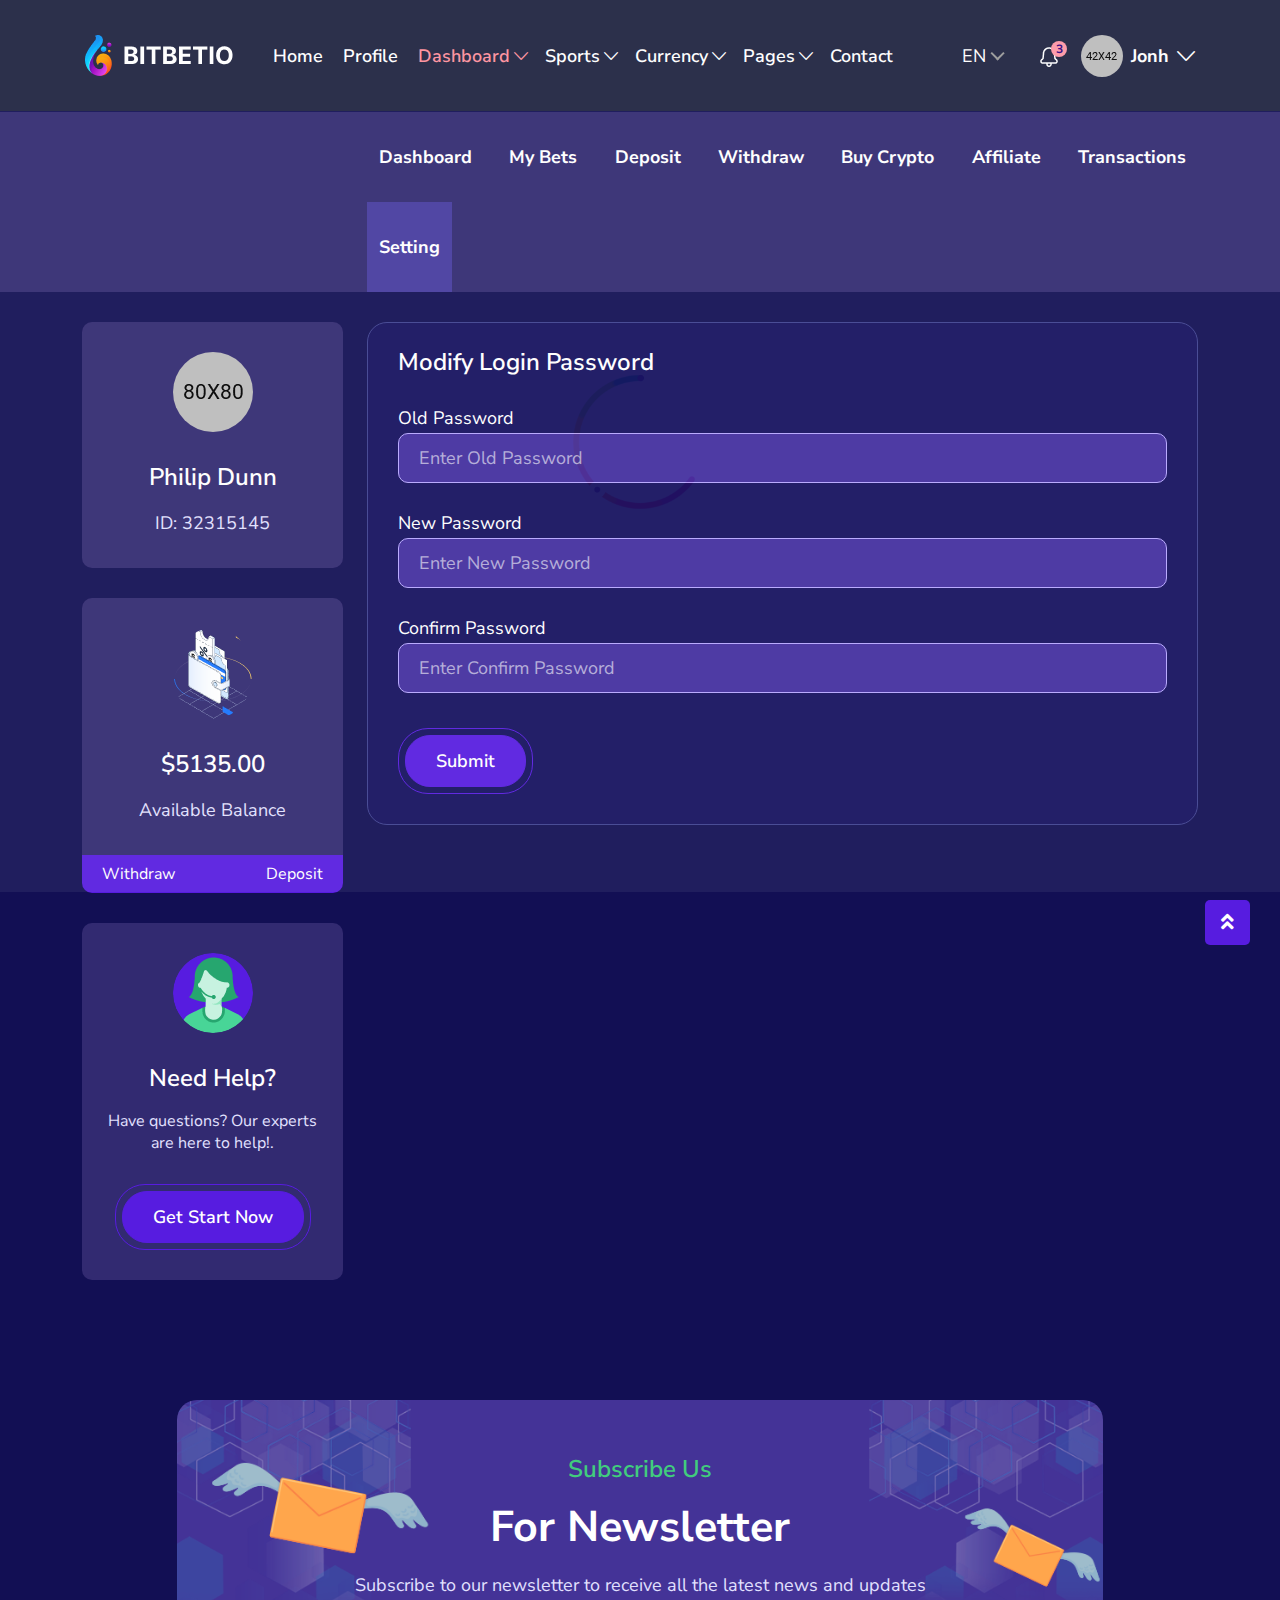
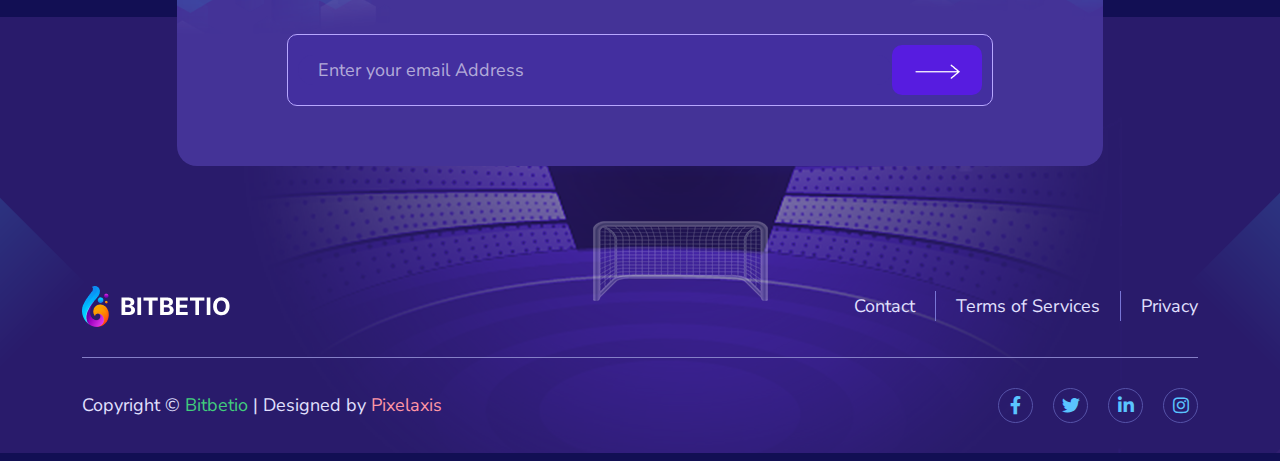
<file: modify-login-password.html>
<!doctype html>
<html lang="en">

<head>
    <meta charset="UTF-8">
    <meta http-equiv="X-UA-Compatible" content="IE=edge">
    <meta name="viewport" content="width=device-width, initial-scale=1.0">
    <meta http-equiv="X-UA-Compatible" content="ie=edge">
    <title>Bitbetio - HTML Template</title>

    <link rel="shortcut icon" href="assets/images/fav.png" type="image/x-icon">
    <link rel="stylesheet" href="assets/css/bootstrap.min.css">
    <link rel="stylesheet" href="assets/css/fontawesome.min.css">
    <link rel="stylesheet" href="assets/css/jquery-ui.css">
    <link rel="stylesheet" href="assets/css/plugin/nice-select.css">
    <link rel="stylesheet" href="assets/css/plugin/magnific-popup.css">
    <link rel="stylesheet" href="assets/css/plugin/slick.css">
    <link rel="stylesheet" href="assets/css/arafat-font.css">
    <link rel="stylesheet" href="assets/css/plugin/animate.css">
    <link rel="stylesheet" href="assets/css/style.css">
</head>

<body>
    <!-- start preloader -->
    <div class="preloader" id="preloader"></div>
    <!-- end preloader -->

    <!-- Scroll To Top Start-->
    <a href="javascript:void(0)" class="scrollToTop"><i class="fas fa-angle-double-up"></i></a>
    <!-- Scroll To Top End -->

    <!-- header-section start -->
    <header class="header-section user-dashboard">
        <div class="overlay">
            <div class="container">
                <div class="row d-flex header-area">
                    <nav class="navbar navbar-expand-lg navbar-light">
                        <a class="navbar-brand" href="index.html">
                            <img src="assets/images/logo.png" class="logo" alt="logo">
                        </a>
                        <button class="navbar-toggler collapsed" type="button" data-bs-toggle="collapse"
                            data-bs-target="#navbar-content">
                            <i class="fas fa-bars"></i>
                        </button>
                        <div class="collapse navbar-collapse justify-content-end" id="navbar-content">
                            <ul class="navbar-nav mr-auto mb-2 mb-lg-0">
                                <li class="nav-item">
                                    <a class="nav-link" aria-current="page" href="index.html">Home</a>
                                </li>
                                <li class="nav-item">
                                    <a class="nav-link" aria-current="page" href="about.html">Profile</a>
                                </li>
                                <li class="nav-item dropdown main-navbar">
                                    <a class="nav-link dropdown-toggle active" href="javascript:void(0)"
                                        data-bs-toggle="dropdown" data-bs-auto-close="outside">Dashboard</a>
                                    <ul class="dropdown-menu main-menu shadow">
                                        <li><a class="nav-link" href="dashboard.html">Dashboard</a></li>
                                        <li class="dropend sub-navbar">
                                            <a href="javascript:void(0)" class="dropdown-item dropdown-toggle" data-bs-toggle="dropdown"
                                              data-bs-auto-close="outside">Setting</a>
                                            <ul class="dropdown-menu sub-menu shadow">
                                                <li><a class="nav-link" href="personal-details-setting.html">Personal Details</a></li>
                                                <li><a class="nav-link" href="modify-login-password.html">Modify Password</a></li>
                                            </ul>
                                        </li>
                                    </ul>
                                </li>
                                <li class="nav-item dropdown main-navbar">
                                    <a class="nav-link dropdown-toggle" href="javascript:void(0)"
                                        data-bs-toggle="dropdown" data-bs-auto-close="outside">Sports</a>
                                    <ul class="dropdown-menu main-menu shadow">
                                        <li><a class="nav-link" href="soccer-bets-2.html">Tennis</a></li>
                                        <li><a class="nav-link" href="soccer-bets-1.html">Soccer</a></li>
                                        <li><a class="nav-link" href="soccer-bets-2.html">NBA</a></li>
                                    </ul>
                                </li>
                                <li class="nav-item dropdown main-navbar">
                                    <a class="nav-link dropdown-toggle" href="javascript:void(0)"
                                        data-bs-toggle="dropdown" data-bs-auto-close="outside">Currency</a>
                                    <ul class="dropdown-menu main-menu shadow">
                                        <li><a class="nav-link" href="escrow-bets-fee.html">Escrow Bets Fee</a></li>
                                        <li><a class="nav-link" href="currency-bet.html">Currency Bet</a></li>
                                        <li><a class="nav-link" href="betting-details.html">Betting Details</a></li>
                                        <li><a class="nav-link" href="create-new-currency.html">Create Currency</a></li>
                                    </ul>
                                </li>
                                <li class="nav-item dropdown main-navbar">
                                    <a class="nav-link dropdown-toggle" href="javascript:void(0)"
                                        data-bs-toggle="dropdown" data-bs-auto-close="outside">Pages</a>
                                    <ul class="dropdown-menu main-menu shadow">
                                        <li class="dropend sub-navbar">
                                            <a href="javascript:void(0)" class="dropdown-item dropdown-toggle" data-bs-toggle="dropdown"
                                              data-bs-auto-close="outside">Tournaments</a>
                                            <ul class="dropdown-menu sub-menu shadow">
                                                <li><a class="nav-link" href="tournaments.html">Tournaments</a></li>
                                                <li><a class="nav-link" href="tournaments-details.html">Tournaments Details</a></li>
                                            </ul>
                                        </li>
                                        <li class="dropend sub-navbar">
                                            <a href="javascript:void(0)" class="dropdown-item dropdown-toggle" data-bs-toggle="dropdown"
                                              data-bs-auto-close="outside">Blog</a>
                                            <ul class="dropdown-menu sub-menu shadow">
                                                <li><a class="nav-link" href="blog.html">Blog</a></li>
                                                <li><a class="nav-link" href="blog-details.html">Blog Details</a></li>
                                            </ul>
                                        </li>
                                        <li><a class="nav-link" href="affiliate.html">Affiliate</a></li>
                                        <li><a class="nav-link" href="faqs.html">Faqs</a></li>
                                        <li><a class="nav-link" href="privacy-policy.html">Privacy Policy</a></li>
                                        <li><a class="nav-link" href="terms-conditions.html">Terms Conditions</a></li>
                                        <li><a class="nav-link" href="error.html">Error</a></li>
                                    </ul>
                                </li>
                                <li class="nav-item">
                                    <a class="nav-link" href="contact.html">Contact</a>
                                </li>
                            </ul>
                            <div class="right-area header-action d-flex align-items-center max-un">
                                <div class="single-item">
                                    <select>
                                        <option value="1">EN</option>
                                        <option value="1">BN</option>
                                        <option value="1">DA</option>
                                    </select>
                                </div>
                                <div class="single-item notifications-area">
                                    <div class="notifications-btn active-dot">
                                        <img src="assets/images/icon/notifications.png" alt="icon">
                                        <span class="items">3</span>
                                    </div>
                                    <div class="main-area notifications-content">
                                        <div class="head-area d-flex justify-content-between">
                                            <div class="left d-flex align-items-center">
                                                <h5>Notifications</h5>
                                                <span class="mdr">03</span>
                                            </div>
                                            <button class="clear-all">
                                                <img src="assets/images/icon/cancel-btn.png" alt="icon">
                                            </button>
                                        </div>
                                        <ul>
                                            <li class="border-area">
                                                <a href="javascript:void(0)">
                                                    <div class="img-area">
                                                        <img src="assets/images/latest-tips-1.png" alt="image">
                                                    </div>
                                                    <div class="text-area">
                                                        <h6>Della Parker</h6>
                                                        <p class="mdr">+2736 Profit on Horse Racing</p>
                                                        <p class="mdr time-area">04:20 PM</p>
                                                    </div>
                                                </a>
                                            </li>
                                            <li>
                                                <a href="javascript:void(0)" class="active">
                                                    <div class="img-area">
                                                        <img src="assets/images/latest-tips-2.png" alt="image">
                                                    </div>
                                                    <div class="text-area">
                                                        <h6>Terasa Estrada</h6>
                                                        <p class="mdr">+2534 Profit on Football</p>
                                                        <p class="mdr time-area">03:17 PM</p>
                                                    </div>
                                                </a>
                                            </li>
                                            <li>
                                                <a href="javascript:void(0)">
                                                    <div class="img-area">
                                                        <img src="assets/images/latest-tips-3.png" alt="image">
                                                    </div>
                                                    <div class="text-area">
                                                        <h6>Tyler Bell</h6>
                                                        <p class="mdr">+2534 Profit on Football</p>
                                                        <p class="mdr time-area">05:33 PM</p>
                                                    </div>
                                                </a>
                                            </li>
                                        </ul>
                                    </div>
                                </div>
                                <div class="single-item user-area">
                                    <div class="user-btn d-flex align-items-center">
                                        <span class="user-profile">
                                            <img src="assets/images/dashboard-profile-1.png" alt="icon">
                                        </span>
                                        <span class="name-area">Jonh</span>
                                        <i class="icon-c-down-arrow"></i>
                                    </div>
                                    <div class="main-area user-content">
                                        <div class="head-area d-flex">
                                            <div class="img-area">
                                                <img src="assets/images/dashboard-profile-2.png" alt="icon">
                                            </div>
                                            <div class="text-area">
                                                <h5>John Doe</h5>
                                                <div class="d-flex align-items-center">
                                                    <img src="assets/images/icon/calendar-icon-2.png" alt="icon">
                                                    <span>Joined Oct, 2021</span>
                                                </div>
                                            </div>
                                        </div>
                                        <ul>
                                            <li class="border-area">
                                                <a href="javascript:void(0)" class="active">
                                                    <img src="assets/images/icon/dashboard-icon.png" alt="icon">
                                                    <p class="mdr">Dashboard</p>
                                                </a>
                                            </li>
                                            <li>
                                                <a href="javascript:void(0)">
                                                    <img src="assets/images/icon/subscriptions-icon.png" alt="icon">
                                                    <p class="mdr">My Subscriptions</p>
                                                </a>
                                            </li>
                                            <li class="border-area">
                                                <a href="javascript:void(0)">
                                                    <img src="assets/images/icon/settings-icon.png" alt="icon">
                                                    <p class="mdr">Accountring Settings</p>
                                                </a>
                                            </li>
                                            <li>
                                                <a href="javascript:void(0)">
                                                    <img src="assets/images/icon/memberships-icon.png" alt="icon">
                                                    <p class="mdr">Manage Memberships</p>
                                                </a>
                                            </li>
                                            <li class="border-area">
                                                <a href="javascript:void(0)">
                                                    <img src="assets/images/icon/history-icon.png" alt="icon">
                                                    <p class="mdr">Transaction History</p>
                                                </a>
                                            </li>
                                        </ul>
                                    </div>
                                </div>
                            </div>
                        </div>
                    </nav>
                </div>
            </div>
        </div>
    </header>
    <!-- header-section end -->

    <!-- Dashboard Content Section start -->
    <section class="dashboard-content pt-120">
        <div class="overlay">
            <div class="dashboard-heading">
                <div class="container">
                    <div class="row justify-content-lg-end justify-content-between">
                        <div class="col-xl-9 col-lg-12">
                            <ul class="nav" role="tablist">
                                <li class="nav-item" role="presentation">
                                    <button class="nav-link" id="dashboard-tab" data-bs-toggle="tab"
                                        data-bs-target="#dashboard" type="button" role="tab" aria-controls="dashboard"
                                        aria-selected="false">dashboard</button>
                                </li>
                                <li class="nav-item" role="presentation">
                                    <button class="nav-link" id="my-bets-tab" data-bs-toggle="tab"
                                        data-bs-target="#my-bets" type="button" role="tab" aria-controls="my-bets"
                                        aria-selected="false">my bets</button>
                                </li>
                                <li class="nav-item" role="presentation">
                                    <button class="nav-link" id="deposit-tab" data-bs-toggle="tab"
                                        data-bs-target="#deposit" type="button" role="tab" aria-controls="deposit"
                                        aria-selected="false">deposit</button>
                                </li>
                                <li class="nav-item" role="presentation">
                                    <button class="nav-link" id="withdraw-tab" data-bs-toggle="tab"
                                        data-bs-target="#withdraw" type="button" role="tab" aria-controls="withdraw"
                                        aria-selected="false">withdraw</button>
                                </li>
                                <li class="nav-item" role="presentation">
                                    <button class="nav-link" id="buy-crypto-tab" data-bs-toggle="tab"
                                        data-bs-target="#buy-crypto" type="button" role="tab" aria-controls="buy-crypto"
                                        aria-selected="false">buy crypto</button>
                                </li>
                                <li class="nav-item" role="presentation">
                                    <button class="nav-link" id="affiliate-tab" data-bs-toggle="tab"
                                        data-bs-target="#affiliate" type="button" role="tab" aria-controls="affiliate"
                                        aria-selected="false">affiliate</button>
                                </li>
                                <li class="nav-item" role="presentation">
                                    <button class="nav-link" id="transactions-tab" data-bs-toggle="tab"
                                        data-bs-target="#transactions" type="button" role="tab"
                                        aria-controls="transactions" aria-selected="false">transactions</button>
                                </li>
                                <li class="nav-item" role="presentation">
                                    <button class="nav-link active" id="setting-tab" data-bs-toggle="tab"
                                        data-bs-target="#setting" type="button" role="tab" aria-controls="setting"
                                        aria-selected="true">setting</button>
                                </li>
                            </ul>
                        </div>
                    </div>
                </div>
            </div>
            <div class="container">
                <div class="row justify-content-center">
                    <div class="col-xl-3 col-lg-4 col-md-6">
                        <div class="dashboard-sidebar">
                            <div class="single-item">
                                <img src="assets/images/profile-img-1.png" alt="images">
                                <h5>Philip Dunn</h5>
                                <p>ID: 32315145</p>
                            </div>
                            <div class="balance">
                                <div class="single-item">
                                    <img src="assets/images/icon/dashboard-sidebar-icon-1.png" alt="images">
                                    <h5>$5135.00</h5>
                                    <p>Available Balance</p>
                                </div>
                                <div class="bottom-area d-flex align-items-center justify-content-between">
                                    <a href="javascript:void(0)" class="mdr withdraw-btn">Withdraw</a>
                                    <a href="javascript:void(0)" class="mdr deposit-btn">Deposit</a>
                                </div>
                            </div>
                            <div class="single-item">
                                <img src="assets/images/icon/dashboard-sidebar-icon-2.png" alt="images">
                                <h5>Need Help?</h5>
                                <p class="mdr">Have questions? Our experts are here to help!.</p>
                                <span class="btn-border">
                                    <a href="contact.html" class="cmn-btn">Get Start Now</a>
                                </span>
                            </div>
                        </div>
                    </div>
                    <div class="col-xl-9 col-lg-8">
                        <div class="tab-content">
                            <div class="tab-pane fade" id="dashboard" role="tabpanel"
                                aria-labelledby="dashboard-tab">
                                <div class="row">
                                    <div class="col-xl-4 col-lg-6">
                                        <div class="single-info">
                                            <img src="assets/images/icon/user-info-icon-1.png" alt="icon">
                                            <div class="text-area">
                                                <h4>678</h4>
                                                <p class="mdr">Total Match</p>
                                            </div>
                                        </div>
                                    </div>
                                    <div class="col-xl-4 col-lg-6">
                                        <div class="single-info">
                                            <img src="assets/images/icon/user-info-icon-2.png" alt="icon">
                                            <div class="text-area">
                                                <h4>91%</h4>
                                                <p class="mdr">Win Ratio</p>
                                            </div>
                                        </div>
                                    </div>
                                    <div class="col-xl-4 col-lg-6">
                                        <div class="single-info">
                                            <img src="assets/images/icon/user-info-icon-3.png" alt="icon">
                                            <div class="text-area">
                                                <h4>22</h4>
                                                <p class="mdr">Achievements</p>
                                            </div>
                                        </div>
                                    </div>
                                    <div class="col-12">
                                        <h5 class="title">Recent Activity</h5>
                                        <div class="table-responsive">
                                            <table class="table">
                                                <thead>
                                                    <tr>
                                                        <th scope="col">Date/Time</th>
                                                        <th scope="col">Type</th>
                                                        <th scope="col">Currency</th>
                                                        <th scope="col">Amount</th>
                                                    </tr>
                                                </thead>
                                                <tbody>
                                                    <tr>
                                                        <th scope="row">2021-01-07 16:33:53</th>
                                                        <td>Deposit</td>
                                                        <td>BTC</td>
                                                        <td>
                                                            <img src="assets/images/icon/dashboard-coin-icon-1.png"
                                                                alt="icon">
                                                            0.00016556
                                                        </td>
                                                    </tr>
                                                    <tr>
                                                        <th scope="row">2021-01-07 16:33:53</th>
                                                        <td>Withdrawal</td>
                                                        <td>BTC</td>
                                                        <td>
                                                            <img src="assets/images/icon/dashboard-coin-icon-1.png"
                                                                alt="icon">
                                                            0.00016556
                                                        </td>
                                                    </tr>
                                                    <tr>
                                                        <th scope="row">2021-01-07 16:33:53</th>
                                                        <td>Refer com.</td>
                                                        <td>USDT</td>
                                                        <td>
                                                            <img src="assets/images/icon/dashboard-coin-icon-2.png"
                                                                alt="icon">
                                                            13.1072000
                                                        </td>
                                                    </tr>
                                                    <tr>
                                                        <th scope="row">2021-01-07 16:33:53</th>
                                                        <td>Withdrawal</td>
                                                        <td>BTC</td>
                                                        <td>
                                                            <img src="assets/images/icon/dashboard-coin-icon-1.png"
                                                                alt="icon">
                                                            0.00016556
                                                        </td>
                                                    </tr>
                                                    <tr>
                                                        <th scope="row">2021-01-07 16:33:53</th>
                                                        <td>Deposit</td>
                                                        <td>TRX</td>
                                                        <td>
                                                            <img src="assets/images/icon/dashboard-coin-icon-3.png"
                                                                alt="icon">
                                                            368.033428
                                                        </td>
                                                    </tr>
                                                    <tr>
                                                        <th scope="row">2021-01-07 16:33:53</th>
                                                        <td>Refer com.</td>
                                                        <td>BTC</td>
                                                        <td>
                                                            <img src="assets/images/icon/dashboard-coin-icon-1.png"
                                                                alt="icon">
                                                            0.00016556
                                                        </td>
                                                    </tr>
                                                </tbody>
                                            </table>
                                        </div>
                                    </div>
                                </div>
                            </div>
                            <div class="tab-pane fade" id="my-bets" role="tabpanel" aria-labelledby="my-bets-tab">
                                <div class="bets-tab">
                                    <div class="d-flex">
                                        <ul class="nav" role="tablist">
                                            <li class="nav-item" role="presentation">
                                                <button class="cmn-btn active" id="open-playing-tab"
                                                    data-bs-toggle="tab" data-bs-target="#open-playing" type="button"
                                                    role="tab" aria-controls="open-playing" aria-selected="true">Open
                                                    Playing</button>
                                            </li>
                                            <li class="nav-item" role="presentation">
                                                <button class="cmn-btn" id="canceled-tab" data-bs-toggle="tab"
                                                    data-bs-target="#canceled" type="button" role="tab"
                                                    aria-controls="canceled" aria-selected="false">Canceled</button>
                                            </li>
                                            <li class="nav-item" role="presentation">
                                                <button class="cmn-btn" id="finished-tab" data-bs-toggle="tab"
                                                    data-bs-target="#finished" type="button" role="tab"
                                                    aria-controls="finished" aria-selected="false">Finished</button>
                                            </li>
                                        </ul>
                                    </div>
                                    <div class="bet-this-game">
                                        <div class="tab-content">
                                            <div class="tab-pane fade show active" id="open-playing" role="tabpanel"
                                                aria-labelledby="open-playing-tab">
                                                <div class="single-area">
                                                    <div class="head-area d-flex align-items-center">
                                                        <span class="mdr cmn-btn">Pick Winner</span>
                                                        <p>Mar 23, 2022,3:45PM EDT</p>
                                                    </div>
                                                    <div class="main-content">
                                                        <div class="team-single">
                                                            <h4>Arsenal</h4>
                                                            <span class="mdr">Home</span>
                                                            <div class="img-area">
                                                                <img src="assets/images/team-logo-1.png" alt="image">
                                                            </div>
                                                        </div>
                                                        <div class="mid-area text-center">
                                                            <div
                                                                class="countdown d-flex align-items-center justify-content-center">
                                                                <h4>
                                                                    <span class="hours">15</span><span
                                                                        class="ref">h</span><span class="seperator">:</span>
                                                                </h4>
                                                                <h4>
                                                                    <span class="minutes">21</span><span
                                                                        class="ref">m</span><span class="seperator">:</span>
                                                                </h4>
                                                                <h4>
                                                                    <span class="seconds">17</span><span
                                                                        class="ref">s</span>
                                                                </h4>
                                                            </div>
                                                            <h6>Division- Belarus</h6>
                                                        </div>
                                                        <div class="team-single">
                                                            <h4>Volna</h4>
                                                            <span class="mdr">Away</span>
                                                            <div class="img-area">
                                                                <img src="assets/images/team-logo-2.png" alt="image">
                                                            </div>
                                                        </div>
                                                    </div>
                                                    <div class="bottom-item">
                                                        <button type="button" class="cmn-btn firstTeam"
                                                            data-bs-toggle="modal" data-bs-target="#betpop-up">Eagle will
                                                            win</button>
                                                        <button type="button" class="cmn-btn draw" data-bs-toggle="modal"
                                                            data-bs-target="#betpop-up">Draw</button>
                                                        <button type="button" class="cmn-btn lastTeam"
                                                            data-bs-toggle="modal" data-bs-target="#betpop-up">Paeek will
                                                            win</button>
                                                    </div>
                                                </div>
                                            </div>
                                            <div class="tab-pane fade" id="canceled" role="tabpanel"
                                                aria-labelledby="canceled-tab">
                                                <div class="single-area">
                                                    <div class="head-area d-flex align-items-center">
                                                        <span class="mdr cmn-btn">Pick Winner</span>
                                                        <p>Mar 23, 2022,3:45PM EDT</p>
                                                    </div>
                                                    <div class="main-content">
                                                        <div class="team-single">
                                                            <h4>Apollon</h4>
                                                            <span class="mdr">Home</span>
                                                            <div class="img-area">
                                                                <img src="assets/images/team-logo-3.png" alt="image">
                                                            </div>
                                                        </div>
                                                        <div class="mid-area text-center">
                                                            <div
                                                                class="countdown d-flex align-items-center justify-content-center">
                                                                <h4>
                                                                    <span class="hours">15</span><span
                                                                        class="ref">h</span><span class="seperator">:</span>
                                                                </h4>
                                                                <h4>
                                                                    <span class="minutes">15</span><span
                                                                        class="ref">m</span><span class="seperator">:</span>
                                                                </h4>
                                                                <h4>
                                                                    <span class="seconds">46</span><span
                                                                        class="ref">s</span>
                                                                </h4>
                                                            </div>
                                                            <h6>Division (Cyprus)</h6>
                                                        </div>
                                                        <div class="team-single">
                                                            <h4>Paeek</h4>
                                                            <span class="mdr">Away</span>
                                                            <div class="img-area">
                                                                <img src="assets/images/team-logo-4.png" alt="image">
                                                            </div>
                                                        </div>
                                                    </div>
                                                    <div class="bottom-item">
                                                        <button type="button" class="cmn-btn" data-bs-toggle="modal"
                                                            data-bs-target="#betpop-up">Eagle will win</button>
                                                        <button type="button" class="cmn-btn" data-bs-toggle="modal"
                                                            data-bs-target="#betpop-up">Draw</button>
                                                        <button type="button" class="cmn-btn" data-bs-toggle="modal"
                                                            data-bs-target="#betpop-up">Paeek will win</button>
                                                    </div>
                                                </div>
                                            </div>
                                            <div class="tab-pane fade" id="finished" role="tabpanel"
                                                aria-labelledby="finished-tab">
                                                <div class="single-area">
                                                    <div class="head-area d-flex align-items-center">
                                                        <span class="mdr cmn-btn">Pick Winner</span>
                                                        <p>Mar 23, 2022,3:45PM EDT</p>
                                                    </div>
                                                    <div class="main-content">
                                                        <div class="team-single">
                                                            <h4>Raufoss</h4>
                                                            <span class="mdr">Home</span>
                                                            <div class="img-area">
                                                                <img src="assets/images/team-logo-5.png" alt="image">
                                                            </div>
                                                        </div>
                                                        <div class="mid-area text-center">
                                                            <div
                                                                class="countdown d-flex align-items-center justify-content-center">
                                                                <h4>
                                                                    <span class="hours">15</span><span
                                                                        class="ref">h</span><span class="seperator">:</span>
                                                                </h4>
                                                                <h4>
                                                                    <span class="minutes">15</span><span
                                                                        class="ref">m</span><span class="seperator">:</span>
                                                                </h4>
                                                                <h4>
                                                                    <span class="seconds">17</span><span
                                                                        class="ref">s</span>
                                                                </h4>
                                                            </div>
                                                            <h6>Division (Norway)</h6>
                                                        </div>
                                                        <div class="team-single">
                                                            <h4>Åsane</h4>
                                                            <span class="mdr">Away</span>
                                                            <div class="img-area">
                                                                <img src="assets/images/team-logo-6.png" alt="image">
                                                            </div>
                                                        </div>
                                                    </div>
                                                    <div class="bottom-item">
                                                        <button type="button" class="cmn-btn" data-bs-toggle="modal"
                                                            data-bs-target="#betpop-up">Eagle will win</button>
                                                        <button type="button" class="cmn-btn" data-bs-toggle="modal"
                                                            data-bs-target="#betpop-up">Draw</button>
                                                        <button type="button" class="cmn-btn" data-bs-toggle="modal"
                                                            data-bs-target="#betpop-up">Paeek will win</button>
                                                    </div>
                                                </div>
                                            </div>
                                        </div>
                                    </div>
                                </div>
                            </div>
                            <div class="tab-pane fade" id="deposit" role="tabpanel" aria-labelledby="deposit-tab">
                                <div class="deposit-with-tab">
                                    <div class="row">
                                        <div class="col-xxl-4 col-xl-5">
                                            <div class="balance-area">
                                                <div
                                                    class="head-area d-flex align-items-center justify-content-between">
                                                    <p class="mdr">Current Balance</p>
                                                    <select>
                                                        <option value="1">BTC</option>
                                                        <option value="2">ETH</option>
                                                        <option value="3">LTC</option>
                                                    </select>
                                                </div>
                                                <h6>0.1018183873 <span>BTC</span></h6>
                                                <p class="mdr">1BTC = 49,345.50 USD</p>
                                            </div>
                                        </div>
                                        <div class="col-xxl-8 col-xl-7">
                                            <div class="right-area">
                                                <h5>Deposit BTC</h5>
                                                <p class="para-area">You may switch to other currencies in the Left side
                                                    option.</p>
                                                <div class="address-bar">
                                                    <p>BTC Deposit Address</p>
                                                    <div class="input-area">
                                                        <input type="text" value="bc1quxahsy9s7h99q5q4xykmmmh">
                                                        <img src="assets/images/icon/copy-icon.png" alt="icon">
                                                    </div>
                                                    <div class="qr-copy d-flex justify-content-end align-items-center">
                                                        <p class="mdr">Show QR Code</p>
                                                        <p class="mdr">Copy Address</p>
                                                    </div>
                                                </div>
                                                <div class="bottom-area">
                                                    <div class="single-item">
                                                        <h6>Important :</h6>
                                                        <p>Send only BTC to this address, sending any other coin or
                                                            token</p>
                                                    </div>
                                                    <div class="single-item">
                                                        <h6>Notice :</h6>
                                                        <p>Your deposit will be credited after 1 confirmation on the BTC
                                                            blockchain network.</p>
                                                    </div>
                                                </div>
                                            </div>
                                        </div>
                                    </div>
                                </div>
                            </div>
                            <div class="tab-pane fade" id="withdraw" role="tabpanel" aria-labelledby="withdraw-tab">
                                <div class="deposit-with-tab withdraw">
                                    <div class="row">
                                        <div class="col-xxl-4 col-xl-5">
                                            <div class="balance-area">
                                                <div
                                                    class="head-area d-flex align-items-center justify-content-between">
                                                    <p class="mdr">Current Balance</p>
                                                    <select>
                                                        <option value="1">BTC</option>
                                                        <option value="2">ETH</option>
                                                        <option value="3">LTC</option>
                                                    </select>
                                                </div>
                                                <h6>0.1018183873 <span>BTC</span></h6>
                                                <p class="mdr">1BTC = 49,345.50 USD</p>
                                            </div>
                                        </div>
                                        <div class="col-xxl-8 col-xl-7">
                                            <div class="right-area">
                                                <h5>Withdraw BITCOIN</h5>
                                                <p class="para-area">You may switch to other currencies in the Left side
                                                    option.</p>
                                                <div class="address-bar">
                                                    <form action="#">
                                                        <div class="input-single">
                                                            <label>Amount</label>
                                                            <div class="input-area">
                                                                <input type="text" placeholder="Enter Amount">
                                                            </div>
                                                        </div>
                                                        <div class="input-single">
                                                            <label>Payment Address</label>
                                                            <div class="input-area">
                                                                <input type="text" placeholder="Enter Payment Address">
                                                            </div>
                                                        </div>
                                                        <span class="btn-border">
                                                            <a href="javascript:void(0)" class="cmn-btn">Get Start
                                                                Now</a>
                                                        </span>
                                                    </form>
                                                </div>
                                                <div class="bottom-area">
                                                    <div class="single-item">
                                                        <h6>Transaction fee:</h6>
                                                        <p>Your withdrawal will also have 0.0006 BTC subtracted to cover
                                                            the transaction fee.</p>
                                                    </div>
                                                </div>
                                            </div>
                                        </div>
                                    </div>
                                </div>
                            </div>
                            <div class="tab-pane fade" id="buy-crypto" role="tabpanel" aria-labelledby="buy-crypto-tab">
                                <div class="buy-crypto">
                                    <div class="row">
                                        <div class="col-12">
                                            <div class="main-content">
                                                <h5>Buy cryptocurrency directly to your Bitbetio Account</h5>
                                                <p>Once payment is completed, your cryptocurrency will be available in
                                                    your Jugaro account within minutes</p>
                                                <div class="form-box">
                                                    <p>1. Choose the crypto you wish to buy, enter the amount, and
                                                        choose your favorite payment method.</p>
                                                    <form action="#">
                                                        <div class="row">
                                                            <div class="col-6">
                                                                <div class="input-single">
                                                                    <label>Buy</label>
                                                                    <div class="input-area">
                                                                        <select>
                                                                            <option value="1">BTC</option>
                                                                            <option value="2">ETH</option>
                                                                            <option value="3">LTC</option>
                                                                        </select>
                                                                    </div>
                                                                </div>
                                                            </div>
                                                            <div class="col-6">
                                                                <div class="input-single">
                                                                    <label>Payment Methods</label>
                                                                    <div class="input-area">
                                                                        <select>
                                                                            <option value="1">Visa</option>
                                                                            <option value="2">Credit</option>
                                                                            <option value="3">Master</option>
                                                                        </select>
                                                                    </div>
                                                                </div>
                                                            </div>
                                                            <div class="col-12">
                                                                <div class="input-single">
                                                                    <label>Amount</label>
                                                                    <div class="input-select d-flex align-items-center">
                                                                        <input type="text" placeholder="100">
                                                                        <select>
                                                                            <option value="1">USD</option>
                                                                            <option value="2">SGD</option>
                                                                            <option value="3">AUD</option>
                                                                        </select>
                                                                    </div>
                                                                </div>
                                                            </div>
                                                        </div>
                                                    </form>
                                                </div>
                                                <div class="table-area">
                                                    <p>2. Choose the best offer from our payment partners, and complete
                                                        your purchase.</p>
                                                    <div class="table-responsive">
                                                        <table class="table">
                                                            <thead>
                                                                <tr>
                                                                    <th scope="col">Channels</th>
                                                                    <th scope="col">Arrival Time</th>
                                                                    <th scope="col">You will get</th>
                                                                    <th scope="col">Rate ( Fee Included)</th>
                                                                    <th scope="col">Trade</th>
                                                                </tr>
                                                            </thead>
                                                            <tbody>
                                                                <tr>
                                                                    <th scope="row">
                                                                        <img src="assets/images/icon/buy-crypto-logo-1.png"
                                                                            alt="icon">
                                                                    </th>
                                                                    <td>5-15 mins</td>
                                                                    <td>0.003091 BTC</td>
                                                                    <td>39254.59 USD</td>
                                                                    <td><a href="javascript:void(0)" class="cmn-btn">BUY</a></td>
                                                                </tr>
                                                                <tr>
                                                                    <th scope="row">
                                                                        <img src="assets/images/icon/buy-crypto-logo-1.png"
                                                                            alt="icon">
                                                                    </th>
                                                                    <td>5-15 mins</td>
                                                                    <td>0.003091 BTC</td>
                                                                    <td>39254.59 USD</td>
                                                                    <td><a href="javascript:void(0)" class="cmn-btn">BUY</a></td>
                                                                </tr>
                                                                <tr>
                                                                    <th scope="row">
                                                                        <img src="assets/images/icon/buy-crypto-logo-1.png"
                                                                            alt="icon">
                                                                    </th>
                                                                    <td>5-15 mins</td>
                                                                    <td>0.003091 BTC</td>
                                                                    <td>39254.59 USD</td>
                                                                    <td><a href="javascript:void(0)" class="cmn-btn">BUY</a></td>
                                                                </tr>
                                                            </tbody>
                                                        </table>
                                                    </div>
                                                </div>
                                            </div>
                                        </div>
                                    </div>
                                </div>
                            </div>
                            <div class="tab-pane fade" id="affiliate" role="tabpanel" aria-labelledby="affiliate-tab">
                                <div class="affiliate-tab">
                                    <div class="row">
                                        <div class="col-12">
                                            <h5>Affiliate Program</h5>
                                            <p>Get a lifetime reward up to 15% for inviting new people!</p>
                                            <div class="referral-bar">
                                                <p>My Referral Link</p>
                                                <div class="input-area">
                                                    <input type="text" value="bc1quxahsy9s7h99q5q4xykmmmh">
                                                    <img src="assets/images/icon/copy-icon.png" alt="icon">
                                                </div>
                                            </div>
                                            <div class="row">
                                                <div class="col-xl-6">
                                                    <div class="single-info">
                                                        <img src="assets/images/icon/earned-referral-icon-1.png"
                                                            alt="icon">
                                                        <div class="text-area">
                                                            <h4>$2956.00</h4>
                                                            <p class="mdr">Earned Referral</p>
                                                        </div>
                                                    </div>
                                                </div>
                                                <div class="col-xl-6">
                                                    <div class="single-info">
                                                        <img src="assets/images/icon/earned-referral-icon-2.png"
                                                            alt="icon">
                                                        <div class="text-area">
                                                            <h4>$208.00</h4>
                                                            <p class="mdr">Last Month</p>
                                                        </div>
                                                    </div>
                                                </div>
                                            </div>
                                            <div class="table-area">
                                                <div
                                                    class="head-area d-flex justify-content-between align-items-center">
                                                    <h5>Referral History</h5>
                                                    <div class="input-area d-flex align-items-center">
                                                        <input type="text" id="dateSelect"
                                                            placeholder="015/08/2020 - 025/01/2021">
                                                        <img src="assets/images/icon/date-icon.png" class="max-un"
                                                            alt="icon">
                                                    </div>
                                                </div>
                                                <div class="table-responsive">
                                                    <table class="table">
                                                        <thead>
                                                            <tr>
                                                                <th scope="col">Date</th>
                                                                <th scope="col">Level</th>
                                                                <th scope="col">Username</th>
                                                                <th scope="col">Earned</th>
                                                                <th scope="col">E-mail</th>
                                                            </tr>
                                                        </thead>
                                                        <tbody>
                                                            <tr>
                                                                <th scope="row">16 APR</th>
                                                                <td>Level01</td>
                                                                <td>Maxine24</td>
                                                                <td>0.00000000BTC</td>
                                                                <td>Maxine24@gmail.com</td>
                                                            </tr>
                                                            <tr>
                                                                <th scope="row">16 APR</th>
                                                                <td>Level01</td>
                                                                <td>Maxine24</td>
                                                                <td>0.00000000BTC</td>
                                                                <td>Maxine24@gmail.com</td>
                                                            </tr>
                                                            <tr>
                                                                <th scope="row">16 APR</th>
                                                                <td>Level01</td>
                                                                <td>Maxine24</td>
                                                                <td>0.00000000BTC</td>
                                                                <td>Maxine24@gmail.com</td>
                                                            </tr>
                                                            <tr>
                                                                <th scope="row">16 APR</th>
                                                                <td>Level01</td>
                                                                <td>Maxine24</td>
                                                                <td>0.00000000BTC</td>
                                                                <td>Maxine24@gmail.com</td>
                                                            </tr>
                                                        </tbody>
                                                    </table>
                                                </div>
                                            </div>
                                        </div>
                                    </div>
                                </div>
                            </div>
                            <div class="tab-pane fade" id="transactions" role="tabpanel"
                                aria-labelledby="transactions-tab">
                                <div class="transactions-tab">
                                    <div class="head-area">
                                        <form action="#">
                                            <div class="single-input">
                                                <label>Month</label>
                                                <select>
                                                    <option value="1">2021/01</option>
                                                    <option value="2">2021/02</option>
                                                    <option value="3">2021/03</option>
                                                    <option value="4">2021/04</option>
                                                </select>
                                            </div>
                                            <div class="single-input">
                                                <label>Type</label>
                                                <select>
                                                    <option value="1">Type 1</option>
                                                    <option value="2">Type 2</option>
                                                    <option value="3">Type 3</option>
                                                    <option value="4">Type 4</option>
                                                </select>
                                            </div>
                                            <div class="single-input">
                                                <label>Currency</label>
                                                <select>
                                                    <option value="1">Currency 1</option>
                                                    <option value="2">Currency 2</option>
                                                    <option value="3">Currency 3</option>
                                                    <option value="4">Currency 4</option>
                                                </select>
                                            </div>
                                            <div class="text-end">
                                                <button>Filter</button>
                                            </div>
                                        </form>
                                    </div>
                                    <div class="table-responsive">
                                        <table class="table">
                                            <thead>
                                                <tr>
                                                    <th scope="col">Date/Time</th>
                                                    <th scope="col">Type</th>
                                                    <th scope="col">Currency</th>
                                                    <th scope="col">Amount</th>
                                                </tr>
                                            </thead>
                                            <tbody>
                                                <tr>
                                                    <th scope="row">2021-01-07 16:33:53</th>
                                                    <td>Deposit</td>
                                                    <td>BTC</td>
                                                    <td>
                                                        <img src="assets/images/icon/dashboard-coin-icon-1.png"
                                                            alt="icon">
                                                        0.00016556
                                                    </td>
                                                </tr>
                                                <tr>
                                                    <th scope="row">2021-01-07 16:33:53</th>
                                                    <td>Withdrawal</td>
                                                    <td>BTC</td>
                                                    <td>
                                                        <img src="assets/images/icon/dashboard-coin-icon-1.png"
                                                            alt="icon">
                                                        0.00016556
                                                    </td>
                                                </tr>
                                                <tr>
                                                    <th scope="row">2021-01-07 16:33:53</th>
                                                    <td>Refer com.</td>
                                                    <td>USDT</td>
                                                    <td>
                                                        <img src="assets/images/icon/dashboard-coin-icon-2.png"
                                                            alt="icon">
                                                        13.1072000
                                                    </td>
                                                </tr>
                                                <tr>
                                                    <th scope="row">2021-01-07 16:33:53</th>
                                                    <td>Withdrawal</td>
                                                    <td>BTC</td>
                                                    <td>
                                                        <img src="assets/images/icon/dashboard-coin-icon-1.png"
                                                            alt="icon">
                                                        0.00016556
                                                    </td>
                                                </tr>
                                                <tr>
                                                    <th scope="row">2021-01-07 16:33:53</th>
                                                    <td>Deposit</td>
                                                    <td>TRX</td>
                                                    <td>
                                                        <img src="assets/images/icon/dashboard-coin-icon-3.png"
                                                            alt="icon">
                                                        368.033428
                                                    </td>
                                                </tr>
                                                <tr>
                                                    <th scope="row">2021-01-07 16:33:53</th>
                                                    <td>Refer com.</td>
                                                    <td>BTC</td>
                                                    <td>
                                                        <img src="assets/images/icon/dashboard-coin-icon-1.png"
                                                            alt="icon">
                                                        0.00016556
                                                    </td>
                                                </tr>
                                            </tbody>
                                        </table>
                                    </div>
                                </div>
                            </div>
                            <div class="tab-pane fade show active" id="setting" role="tabpanel"
                                aria-labelledby="setting-tab">
                                <div class="setting-personal-details login-password">
                                    <h5>Modify Login Password</h5>
                                    <form action="#">
                                        <div class="row">
                                            <div class="col-lg-12">
                                                <div class="single-input">
                                                    <label for="loginoldpass">Old Password</label>
                                                    <input type="text" id="loginoldpass"
                                                        placeholder="Enter Old Password">
                                                </div>
                                            </div>
                                            <div class="col-lg-12">
                                                <div class="single-input">
                                                    <label for="loginnewpass">New Password</label>
                                                    <input type="text" id="loginnewpass"
                                                        placeholder="Enter New Password">
                                                </div>
                                            </div>
                                            <div class="col-lg-12">
                                                <div class="single-input">
                                                    <label for="loginconfirmpass">Confirm Password</label>
                                                    <input type="text" id="loginconfirmpass"
                                                        placeholder="Enter Confirm Password">
                                                </div>
                                            </div>
                                            <div class="col-lg-12">
                                                <span class="btn-border">
                                                    <button class="cmn-btn">Submit</button>
                                                </span>
                                            </div>
                                        </div>
                                    </form>
                                </div>
                            </div>
                        </div>
                    </div>
                </div>
            </div>
        </div>
    </section>
    <!-- Dashboard Content Section end -->

    <!-- Betpop Up Modal start -->
    <div class="betpopmodal">
        <div class="modal fade" id="betpop-up" tabindex="-1" aria-hidden="true">
            <div class="modal-dialog modal-dialog-centered">
                <div class="container">
                    <div class="row justify-content-center">
                        <div class="col-xxl-8 col-xl-9 col-lg-11">
                            <div class="modal-content">
                                <div class="modal-header">
                                    <button type="button" class="btn-close" data-bs-dismiss="modal"
                                        aria-label="Close"></button>
                                </div>
                                <div class="modal-body">
                                    <div class="top-item">
                                        <a href="javascript:void(0)" class="cmn-btn firstTeam">Eagle will win</a>
                                        <a href="javascript:void(0)" class="cmn-btn active draw">Draw</a>
                                        <a href="javascript:void(0)" class="cmn-btn lastTeam">Paeek will win</a>
                                    </div>
                                    <div class="select-odds d-flex align-items-center">
                                        <h6>Select Odds</h6>
                                        <div class="d-flex in-dec-val">
                                            <input type="text" value="1.5" class="InDeVal2">
                                            <div class="btn-area">
                                                <button class="plus2">
                                                    <img src="assets/images/icon/up-arrow.png" alt="icon">
                                                </button>
                                                <button class="minus2">
                                                    <img src="assets/images/icon/down-arrow.png" alt="icon">
                                                </button>
                                            </div>
                                        </div>
                                    </div>
                                    <div class="mid-area">
                                        <div class="single-area">
                                            <div class="item-title d-flex align-items-center justify-content-between">
                                                <span>Bet Value :</span>
                                                <select>
                                                    <option value="eth">ETH</option>
                                                    <option value="eth">ETH</option>
                                                    <option value="eth">ETH</option>
                                                </select>
                                            </div>
                                            <div class="d-flex in-dec-val">
                                                <input type="text" value="0.1" class="InDeVal1">
                                                <div class="btn-area">
                                                    <button class="plus">
                                                        <img src="assets/images/icon/up-arrow.png" alt="icon">
                                                    </button>
                                                    <button class="minus">
                                                        <img src="assets/images/icon/down-arrow.png" alt="icon">
                                                    </button>
                                                </div>
                                            </div>
                                        </div>
                                        <div class="single-area quick-amounts">
                                            <div class="item-title d-flex align-items-center">
                                                <p>Quick Amounts</p>
                                            </div>
                                            <div class="input-item">
                                                <button class="quickIn">0.005</button>
                                                <button class="quickIn">0.025</button>
                                                <button class="quickIn">0.1</button>
                                                <button class="quickIn">0.5</button>
                                                <button class="quickIn">2.5</button>
                                            </div>
                                        </div>
                                        <div class="single-area smart-value">
                                            <div class="item-title d-flex align-items-center">
                                                <p class="mdr">Smart Contact Value</p>
                                            </div>
                                            <div class="contact-val d-flex align-items-center">
                                                <h4>0.1103</h4>
                                                <h5>ETH</h5>
                                            </div>
                                        </div>
                                    </div>
                                    <div class="bottom-area">
                                        <div class="fee-area">
                                            <p>Winner will get: <span class="amount">0.179</span> ETH</p>
                                            <p class="fee">Escrow Fee: <span>5%</span></p>
                                        </div>
                                        <div class="btn-area">
                                            <button>Make (0.1 ETH) Bet</button>
                                        </div>
                                        <div class="bottom-right">
                                            <p>Game Closes:</p>
                                            <p class="date-area">Mar <span>21,2021-1:00</span> Am</p>
                                        </div>
                                    </div>
                                </div>
                            </div>
                        </div>
                    </div>
                </div>
            </div>
        </div>
    </div>
    <!-- Betpop Up Modal end -->

    <!-- Footer Area Start -->
    <footer class="footer-section">
        <div class="container pt-120">
            <div class="row justify-content-center">
                <div class="col-lg-10">
                    <div class="newsletter">
                        <div class="section-text text-center">
                            <h5 class="sub-title">Subscribe Us</h5>
                            <h3 class="title">For Newsletter</h3>
                            <p>Subscribe to our newsletter to receive all the latest news and updates</p>
                        </div>
                        <form action="#">
                            <div class="form-group d-flex align-items-center">
                                <input type="text" placeholder="Enter your email Address">
                                <button><img src="assets/images/icon/arrow-right-2.png" alt="icon"></button>
                            </div>
                        </form>
                    </div>
                </div>
            </div>
            <div class="footer-bottom-area pt-120">
                <div class="row">
                    <div class="col-xl-12">
                        <div class="menu-item">
                            <a href="index.html" class="logo">
                                <img src="assets/images/logo.png" alt="logo">
                            </a>
                            <ul class="footer-link">
                                <li><a href="contact.html">Contact</a></li>
                                <li><a href="terms-conditions.html">Terms of Services</a></li>
                                <li><a href="privacy-policy.html">Privacy</a></li>
                            </ul>
                        </div>
                    </div>
                    <div class="col-12">
                        <div class="copyright">
                            <div class="copy-area">
                                <p> Copyright © <a href="index.html">Bitbetio</a> | Designed by
                                    <a href="https://themeforest.net/user/pixelaxis" class="auth">Pixelaxis</a>
                                </p>
                            </div>
                            <div class="social-link d-flex align-items-center">
                                <a href="javascript:void(0)"><i class="fab fa-facebook-f"></i></a>
                                <a href="javascript:void(0)"><i class="fab fa-twitter"></i></a>
                                <a href="javascript:void(0)"><i class="fab fa-linkedin-in"></i></a>
                                <a href="javascript:void(0)"><i class="fab fa-instagram"></i></a>
                            </div>
                        </div>
                    </div>
                </div>
            </div>
        </div>
    </footer>
    <!-- Footer Area End -->

    <!--==================================================================-->
    <script src="assets/js/jquery.min.js"></script>
    <script src="assets/js/jquery-ui.js"></script>
    <script src="assets/js/bootstrap.min.js"></script>
    <script src="assets/js/fontawesome.js"></script>
    <script src="assets/js/plugin/slick.js"></script>
    <script src="assets/js/plugin/jquery.nice-select.min.js"></script>
    <script src="assets/js/plugin/jquery.downCount.js"></script>
    <script src="assets/js/plugin/counter.js"></script>
    <script src="assets/js/plugin/waypoint.min.js"></script>
    <script src="assets/js/plugin/jquery.magnific-popup.min.js"></script>
    <script src="assets/js/plugin/wow.min.js"></script>
    <script src="assets/js/plugin/plugin.js"></script>
    <script src="assets/js/main.js"></script>
</body>

</html>
</file>
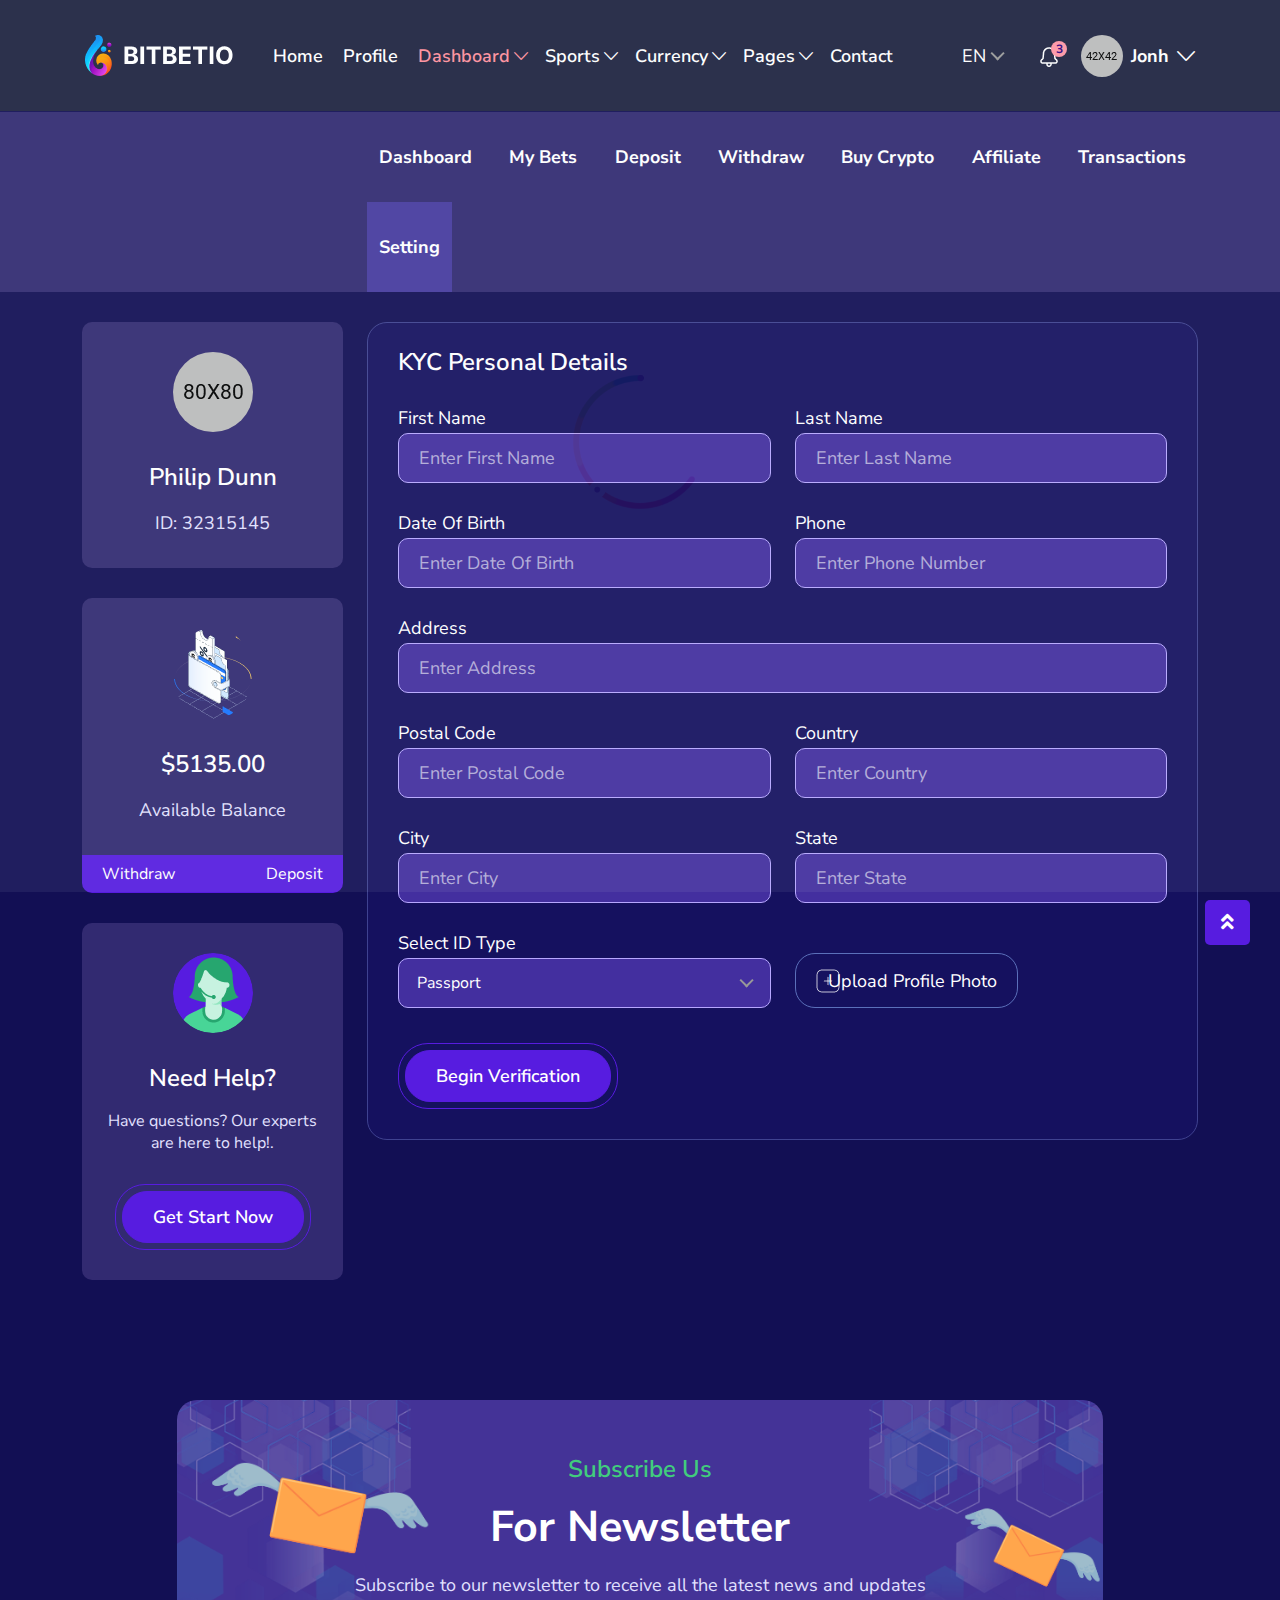
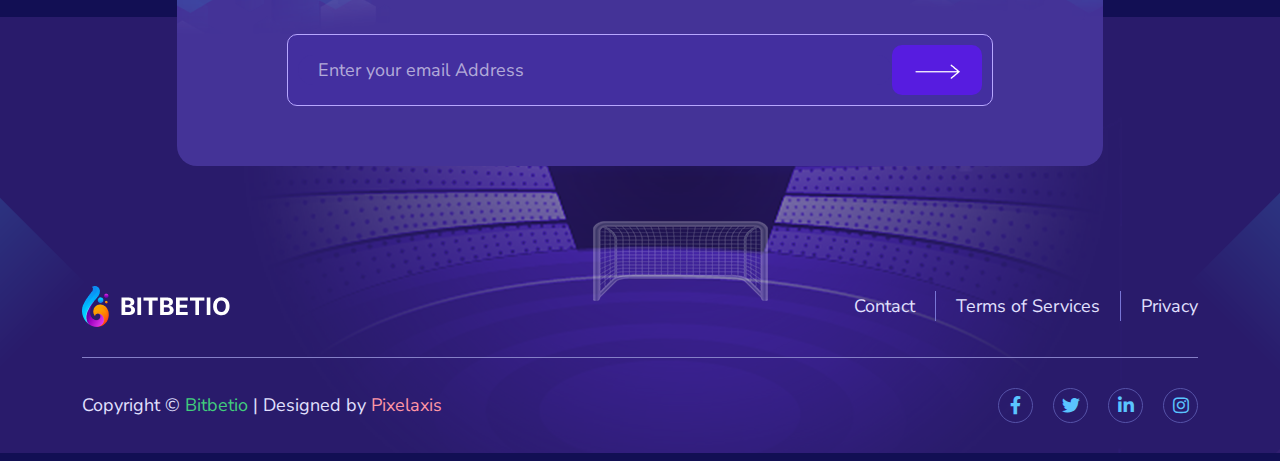
<file: personal-details-setting.html>
<!doctype html>
<html lang="en">

<head>
    <meta charset="UTF-8">
    <meta http-equiv="X-UA-Compatible" content="IE=edge">
    <meta name="viewport" content="width=device-width, initial-scale=1.0">
    <meta http-equiv="X-UA-Compatible" content="ie=edge">
    <title>Bitbetio - HTML Template</title>

    <link rel="shortcut icon" href="assets/images/fav.png" type="image/x-icon">
    <link rel="stylesheet" href="assets/css/bootstrap.min.css">
    <link rel="stylesheet" href="assets/css/fontawesome.min.css">
    <link rel="stylesheet" href="assets/css/jquery-ui.css">
    <link rel="stylesheet" href="assets/css/plugin/nice-select.css">
    <link rel="stylesheet" href="assets/css/plugin/magnific-popup.css">
    <link rel="stylesheet" href="assets/css/plugin/slick.css">
    <link rel="stylesheet" href="assets/css/arafat-font.css">
    <link rel="stylesheet" href="assets/css/plugin/animate.css">
    <link rel="stylesheet" href="assets/css/style.css">
</head>

<body>
    <!-- start preloader -->
    <div class="preloader" id="preloader"></div>
    <!-- end preloader -->

    <!-- Scroll To Top Start-->
    <a href="javascript:void(0)" class="scrollToTop"><i class="fas fa-angle-double-up"></i></a>
    <!-- Scroll To Top End -->

    <!-- header-section start -->
    <header class="header-section user-dashboard">
        <div class="overlay">
            <div class="container">
                <div class="row d-flex header-area">
                    <nav class="navbar navbar-expand-lg navbar-light">
                        <a class="navbar-brand" href="index.html">
                            <img src="assets/images/logo.png" class="logo" alt="logo">
                        </a>
                        <button class="navbar-toggler collapsed" type="button" data-bs-toggle="collapse"
                            data-bs-target="#navbar-content">
                            <i class="fas fa-bars"></i>
                        </button>
                        <div class="collapse navbar-collapse justify-content-end" id="navbar-content">
                            <ul class="navbar-nav mr-auto mb-2 mb-lg-0">
                                <li class="nav-item">
                                    <a class="nav-link" aria-current="page" href="index.html">Home</a>
                                </li>
                                <li class="nav-item">
                                    <a class="nav-link" aria-current="page" href="about.html">Profile</a>
                                </li>
                                <li class="nav-item dropdown main-navbar">
                                    <a class="nav-link dropdown-toggle active" href="javascript:void(0)"
                                        data-bs-toggle="dropdown" data-bs-auto-close="outside">Dashboard</a>
                                    <ul class="dropdown-menu main-menu shadow">
                                        <li><a class="nav-link" href="dashboard.html">Dashboard</a></li>
                                        <li class="dropend sub-navbar">
                                            <a href="javascript:void(0)" class="dropdown-item dropdown-toggle" data-bs-toggle="dropdown"
                                              data-bs-auto-close="outside">Setting</a>
                                            <ul class="dropdown-menu sub-menu shadow">
                                                <li><a class="nav-link" href="personal-details-setting.html">Personal Details</a></li>
                                                <li><a class="nav-link" href="modify-login-password.html">Change Password</a></li>
                                            </ul>
                                        </li>
                                    </ul>
                                </li>
                                <li class="nav-item dropdown main-navbar">
                                    <a class="nav-link dropdown-toggle" href="javascript:void(0)"
                                        data-bs-toggle="dropdown" data-bs-auto-close="outside">Sports</a>
                                    <ul class="dropdown-menu main-menu shadow">
                                        <li><a class="nav-link" href="soccer-bets-2.html">Tennis</a></li>
                                        <li><a class="nav-link" href="soccer-bets-1.html">Soccer</a></li>
                                        <li><a class="nav-link" href="soccer-bets-2.html">NBA</a></li>
                                    </ul>
                                </li>
                                <li class="nav-item dropdown main-navbar">
                                    <a class="nav-link dropdown-toggle" href="javascript:void(0)"
                                        data-bs-toggle="dropdown" data-bs-auto-close="outside">Currency</a>
                                    <ul class="dropdown-menu main-menu shadow">
                                        <li><a class="nav-link" href="escrow-bets-fee.html">Escrow Bets Fee</a></li>
                                        <li><a class="nav-link" href="currency-bet.html">Currency Bet</a></li>
                                        <li><a class="nav-link" href="betting-details.html">Betting Details</a></li>
                                        <li><a class="nav-link" href="create-new-currency.html">Create Currency</a></li>
                                    </ul>
                                </li>
                                <li class="nav-item dropdown main-navbar">
                                    <a class="nav-link dropdown-toggle" href="javascript:void(0)"
                                        data-bs-toggle="dropdown" data-bs-auto-close="outside">Pages</a>
                                    <ul class="dropdown-menu main-menu shadow">
                                        <li class="dropend sub-navbar">
                                            <a href="javascript:void(0)" class="dropdown-item dropdown-toggle" data-bs-toggle="dropdown"
                                              data-bs-auto-close="outside">Tournaments</a>
                                            <ul class="dropdown-menu sub-menu shadow">
                                                <li><a class="nav-link" href="tournaments.html">Tournaments</a></li>
                                                <li><a class="nav-link" href="tournaments-details.html">Tournaments Details</a></li>
                                            </ul>
                                        </li>
                                        <li class="dropend sub-navbar">
                                            <a href="javascript:void(0)" class="dropdown-item dropdown-toggle" data-bs-toggle="dropdown"
                                              data-bs-auto-close="outside">Blog</a>
                                            <ul class="dropdown-menu sub-menu shadow">
                                                <li><a class="nav-link" href="blog.html">Blog</a></li>
                                                <li><a class="nav-link" href="blog-details.html">Blog Details</a></li>
                                            </ul>
                                        </li>
                                        <li><a class="nav-link" href="affiliate.html">Affiliate</a></li>
                                        <li><a class="nav-link" href="faqs.html">Faqs</a></li>
                                        <li><a class="nav-link" href="privacy-policy.html">Privacy Policy</a></li>
                                        <li><a class="nav-link" href="terms-conditions.html">Terms Conditions</a></li>
                                        <li><a class="nav-link" href="error.html">Error</a></li>
                                    </ul>
                                </li>
                                <li class="nav-item">
                                    <a class="nav-link" href="contact.html">Contact</a>
                                </li>
                            </ul>
                            <div class="right-area header-action d-flex align-items-center max-un">
                                <div class="single-item">
                                    <select>
                                        <option value="1">EN</option>
                                        <option value="1">BN</option>
                                        <option value="1">DA</option>
                                    </select>
                                </div>
                                <div class="single-item notifications-area">
                                    <div class="notifications-btn active-dot">
                                        <img src="assets/images/icon/notifications.png" alt="icon">
                                        <span class="items">3</span>
                                    </div>
                                    <div class="main-area notifications-content">
                                        <div class="head-area d-flex justify-content-between">
                                            <div class="left d-flex align-items-center">
                                                <h5>Notifications</h5>
                                                <span class="mdr">03</span>
                                            </div>
                                            <button class="clear-all">
                                                <img src="assets/images/icon/cancel-btn.png" alt="icon">
                                            </button>
                                        </div>
                                        <ul>
                                            <li class="border-area">
                                                <a href="javascript:void(0)">
                                                    <div class="img-area">
                                                        <img src="assets/images/latest-tips-1.png" alt="image">
                                                    </div>
                                                    <div class="text-area">
                                                        <h6>Della Parker</h6>
                                                        <p class="mdr">+2736 Profit on Horse Racing</p>
                                                        <p class="mdr time-area">04:20 PM</p>
                                                    </div>
                                                </a>
                                            </li>
                                            <li>
                                                <a href="javascript:void(0)" class="active">
                                                    <div class="img-area">
                                                        <img src="assets/images/latest-tips-2.png" alt="image">
                                                    </div>
                                                    <div class="text-area">
                                                        <h6>Terasa Estrada</h6>
                                                        <p class="mdr">+2534 Profit on Football</p>
                                                        <p class="mdr time-area">03:17 PM</p>
                                                    </div>
                                                </a>
                                            </li>
                                            <li>
                                                <a href="javascript:void(0)">
                                                    <div class="img-area">
                                                        <img src="assets/images/latest-tips-3.png" alt="image">
                                                    </div>
                                                    <div class="text-area">
                                                        <h6>Tyler Bell</h6>
                                                        <p class="mdr">+2534 Profit on Football</p>
                                                        <p class="mdr time-area">05:33 PM</p>
                                                    </div>
                                                </a>
                                            </li>
                                        </ul>
                                    </div>
                                </div>
                                <div class="single-item user-area">
                                    <div class="user-btn d-flex align-items-center">
                                        <span class="user-profile">
                                            <img src="assets/images/dashboard-profile-1.png" alt="icon">
                                        </span>
                                        <span class="name-area">Jonh</span>
                                        <i class="icon-c-down-arrow"></i>
                                    </div>
                                    <div class="main-area user-content">
                                        <div class="head-area d-flex">
                                            <div class="img-area">
                                                <img src="assets/images/dashboard-profile-2.png" alt="icon">
                                            </div>
                                            <div class="text-area">
                                                <h5>John Doe</h5>
                                                <div class="d-flex align-items-center">
                                                    <img src="assets/images/icon/calendar-icon-2.png" alt="icon">
                                                    <span>Joined Oct, 2021</span>
                                                </div>
                                            </div>
                                        </div>
                                        <ul>
                                            <li class="border-area">
                                                <a href="javascript:void(0)" class="active">
                                                    <img src="assets/images/icon/dashboard-icon.png" alt="icon">
                                                    <p class="mdr">Dashboard</p>
                                                </a>
                                            </li>
                                            <li>
                                                <a href="javascript:void(0)">
                                                    <img src="assets/images/icon/subscriptions-icon.png" alt="icon">
                                                    <p class="mdr">My Subscriptions</p>
                                                </a>
                                            </li>
                                            <li class="border-area">
                                                <a href="javascript:void(0)">
                                                    <img src="assets/images/icon/settings-icon.png" alt="icon">
                                                    <p class="mdr">Accountring Settings</p>
                                                </a>
                                            </li>
                                            <li>
                                                <a href="javascript:void(0)">
                                                    <img src="assets/images/icon/memberships-icon.png" alt="icon">
                                                    <p class="mdr">Manage Memberships</p>
                                                </a>
                                            </li>
                                            <li class="border-area">
                                                <a href="javascript:void(0)">
                                                    <img src="assets/images/icon/history-icon.png" alt="icon">
                                                    <p class="mdr">Transaction History</p>
                                                </a>
                                            </li>
                                        </ul>
                                    </div>
                                </div>
                            </div>
                        </div>
                    </nav>
                </div>
            </div>
        </div>
    </header>
    <!-- header-section end -->

    <!-- Dashboard Content Section start -->
    <section class="dashboard-content pt-120">
        <div class="overlay">
            <div class="dashboard-heading">
                <div class="container">
                    <div class="row justify-content-lg-end justify-content-between">
                        <div class="col-xl-9 col-lg-12">
                            <ul class="nav" role="tablist">
                                <li class="nav-item" role="presentation">
                                    <button class="nav-link" id="dashboard-tab" data-bs-toggle="tab"
                                        data-bs-target="#dashboard" type="button" role="tab" aria-controls="dashboard"
                                        aria-selected="false">dashboard</button>
                                </li>
                                <li class="nav-item" role="presentation">
                                    <button class="nav-link" id="my-bets-tab" data-bs-toggle="tab"
                                        data-bs-target="#my-bets" type="button" role="tab" aria-controls="my-bets"
                                        aria-selected="false">my bets</button>
                                </li>
                                <li class="nav-item" role="presentation">
                                    <button class="nav-link" id="deposit-tab" data-bs-toggle="tab"
                                        data-bs-target="#deposit" type="button" role="tab" aria-controls="deposit"
                                        aria-selected="false">deposit</button>
                                </li>
                                <li class="nav-item" role="presentation">
                                    <button class="nav-link" id="withdraw-tab" data-bs-toggle="tab"
                                        data-bs-target="#withdraw" type="button" role="tab" aria-controls="withdraw"
                                        aria-selected="false">withdraw</button>
                                </li>
                                <li class="nav-item" role="presentation">
                                    <button class="nav-link" id="buy-crypto-tab" data-bs-toggle="tab"
                                        data-bs-target="#buy-crypto" type="button" role="tab" aria-controls="buy-crypto"
                                        aria-selected="false">buy crypto</button>
                                </li>
                                <li class="nav-item" role="presentation">
                                    <button class="nav-link" id="affiliate-tab" data-bs-toggle="tab"
                                        data-bs-target="#affiliate" type="button" role="tab" aria-controls="affiliate"
                                        aria-selected="false">affiliate</button>
                                </li>
                                <li class="nav-item" role="presentation">
                                    <button class="nav-link" id="transactions-tab" data-bs-toggle="tab"
                                        data-bs-target="#transactions" type="button" role="tab"
                                        aria-controls="transactions" aria-selected="false">transactions</button>
                                </li>
                                <li class="nav-item" role="presentation">
                                    <button class="nav-link active" id="setting-tab" data-bs-toggle="tab"
                                        data-bs-target="#setting" type="button" role="tab" aria-controls="setting"
                                        aria-selected="true">setting</button>
                                </li>
                            </ul>
                        </div>
                    </div>
                </div>
            </div>
            <div class="container">
                <div class="row justify-content-center">
                    <div class="col-xl-3 col-lg-4 col-md-6">
                        <div class="dashboard-sidebar">
                            <div class="single-item">
                                <img src="assets/images/profile-img-1.png" alt="images">
                                <h5>Philip Dunn</h5>
                                <p>ID: 32315145</p>
                            </div>
                            <div class="balance">
                                <div class="single-item">
                                    <img src="assets/images/icon/dashboard-sidebar-icon-1.png" alt="images">
                                    <h5>$5135.00</h5>
                                    <p>Available Balance</p>
                                </div>
                                <div class="bottom-area d-flex align-items-center justify-content-between">
                                    <a href="javascript:void(0)" class="mdr withdraw-btn">Withdraw</a>
                                    <a href="javascript:void(0)" class="mdr deposit-btn">Deposit</a>
                                </div>
                            </div>
                            <div class="single-item">
                                <img src="assets/images/icon/dashboard-sidebar-icon-2.png" alt="images">
                                <h5>Need Help?</h5>
                                <p class="mdr">Have questions? Our experts are here to help!.</p>
                                <span class="btn-border">
                                    <a href="contact.html" class="cmn-btn">Get Start Now</a>
                                </span>
                            </div>
                        </div>
                    </div>
                    <div class="col-xl-9 col-lg-8">
                        <div class="tab-content">
                            <div class="tab-pane fade" id="dashboard" role="tabpanel"
                                aria-labelledby="dashboard-tab">
                                <div class="row">
                                    <div class="col-xl-4 col-lg-6">
                                        <div class="single-info">
                                            <img src="assets/images/icon/user-info-icon-1.png" alt="icon">
                                            <div class="text-area">
                                                <h4>678</h4>
                                                <p class="mdr">Total Match</p>
                                            </div>
                                        </div>
                                    </div>
                                    <div class="col-xl-4 col-lg-6">
                                        <div class="single-info">
                                            <img src="assets/images/icon/user-info-icon-2.png" alt="icon">
                                            <div class="text-area">
                                                <h4>91%</h4>
                                                <p class="mdr">Win Ratio</p>
                                            </div>
                                        </div>
                                    </div>
                                    <div class="col-xl-4 col-lg-6">
                                        <div class="single-info">
                                            <img src="assets/images/icon/user-info-icon-3.png" alt="icon">
                                            <div class="text-area">
                                                <h4>22</h4>
                                                <p class="mdr">Achievements</p>
                                            </div>
                                        </div>
                                    </div>
                                    <div class="col-12">
                                        <h5 class="title">Recent Activity</h5>
                                        <div class="table-responsive">
                                            <table class="table">
                                                <thead>
                                                    <tr>
                                                        <th scope="col">Date/Time</th>
                                                        <th scope="col">Type</th>
                                                        <th scope="col">Currency</th>
                                                        <th scope="col">Amount</th>
                                                    </tr>
                                                </thead>
                                                <tbody>
                                                    <tr>
                                                        <th scope="row">2021-01-07 16:33:53</th>
                                                        <td>Deposit</td>
                                                        <td>BTC</td>
                                                        <td>
                                                            <img src="assets/images/icon/dashboard-coin-icon-1.png"
                                                                alt="icon">
                                                            0.00016556
                                                        </td>
                                                    </tr>
                                                    <tr>
                                                        <th scope="row">2021-01-07 16:33:53</th>
                                                        <td>Withdrawal</td>
                                                        <td>BTC</td>
                                                        <td>
                                                            <img src="assets/images/icon/dashboard-coin-icon-1.png"
                                                                alt="icon">
                                                            0.00016556
                                                        </td>
                                                    </tr>
                                                    <tr>
                                                        <th scope="row">2021-01-07 16:33:53</th>
                                                        <td>Refer com.</td>
                                                        <td>USDT</td>
                                                        <td>
                                                            <img src="assets/images/icon/dashboard-coin-icon-2.png"
                                                                alt="icon">
                                                            13.1072000
                                                        </td>
                                                    </tr>
                                                    <tr>
                                                        <th scope="row">2021-01-07 16:33:53</th>
                                                        <td>Withdrawal</td>
                                                        <td>BTC</td>
                                                        <td>
                                                            <img src="assets/images/icon/dashboard-coin-icon-1.png"
                                                                alt="icon">
                                                            0.00016556
                                                        </td>
                                                    </tr>
                                                    <tr>
                                                        <th scope="row">2021-01-07 16:33:53</th>
                                                        <td>Deposit</td>
                                                        <td>TRX</td>
                                                        <td>
                                                            <img src="assets/images/icon/dashboard-coin-icon-3.png"
                                                                alt="icon">
                                                            368.033428
                                                        </td>
                                                    </tr>
                                                    <tr>
                                                        <th scope="row">2021-01-07 16:33:53</th>
                                                        <td>Refer com.</td>
                                                        <td>BTC</td>
                                                        <td>
                                                            <img src="assets/images/icon/dashboard-coin-icon-1.png"
                                                                alt="icon">
                                                            0.00016556
                                                        </td>
                                                    </tr>
                                                </tbody>
                                            </table>
                                        </div>
                                    </div>
                                </div>
                            </div>
                            <div class="tab-pane fade" id="my-bets" role="tabpanel" aria-labelledby="my-bets-tab">
                                <div class="bets-tab">
                                    <div class="d-flex">
                                        <ul class="nav" role="tablist">
                                            <li class="nav-item" role="presentation">
                                                <button class="cmn-btn active" id="open-playing-tab"
                                                    data-bs-toggle="tab" data-bs-target="#open-playing" type="button"
                                                    role="tab" aria-controls="open-playing" aria-selected="true">Open
                                                    Playing</button>
                                            </li>
                                            <li class="nav-item" role="presentation">
                                                <button class="cmn-btn" id="canceled-tab" data-bs-toggle="tab"
                                                    data-bs-target="#canceled" type="button" role="tab"
                                                    aria-controls="canceled" aria-selected="false">Canceled</button>
                                            </li>
                                            <li class="nav-item" role="presentation">
                                                <button class="cmn-btn" id="finished-tab" data-bs-toggle="tab"
                                                    data-bs-target="#finished" type="button" role="tab"
                                                    aria-controls="finished" aria-selected="false">Finished</button>
                                            </li>
                                        </ul>
                                    </div>
                                    <div class="bet-this-game">
                                        <div class="tab-content">
                                            <div class="tab-pane fade show active" id="open-playing" role="tabpanel"
                                                aria-labelledby="open-playing-tab">
                                                <div class="single-area">
                                                    <div class="head-area d-flex align-items-center">
                                                        <span class="mdr cmn-btn">Pick Winner</span>
                                                        <p>Mar 23, 2022,3:45PM EDT</p>
                                                    </div>
                                                    <div class="main-content">
                                                        <div class="team-single">
                                                            <h4>Arsenal</h4>
                                                            <span class="mdr">Home</span>
                                                            <div class="img-area">
                                                                <img src="assets/images/team-logo-1.png" alt="image">
                                                            </div>
                                                        </div>
                                                        <div class="mid-area text-center">
                                                            <div
                                                                class="countdown d-flex align-items-center justify-content-center">
                                                                <h4>
                                                                    <span class="hours">15</span><span
                                                                        class="ref">h</span><span class="seperator">:</span>
                                                                </h4>
                                                                <h4>
                                                                    <span class="minutes">21</span><span
                                                                        class="ref">m</span><span class="seperator">:</span>
                                                                </h4>
                                                                <h4>
                                                                    <span class="seconds">17</span><span
                                                                        class="ref">s</span>
                                                                </h4>
                                                            </div>
                                                            <h6>Division- Belarus</h6>
                                                        </div>
                                                        <div class="team-single">
                                                            <h4>Volna</h4>
                                                            <span class="mdr">Away</span>
                                                            <div class="img-area">
                                                                <img src="assets/images/team-logo-2.png" alt="image">
                                                            </div>
                                                        </div>
                                                    </div>
                                                    <div class="bottom-item">
                                                        <button type="button" class="cmn-btn firstTeam"
                                                            data-bs-toggle="modal" data-bs-target="#betpop-up">Eagle will
                                                            win</button>
                                                        <button type="button" class="cmn-btn draw" data-bs-toggle="modal"
                                                            data-bs-target="#betpop-up">Draw</button>
                                                        <button type="button" class="cmn-btn lastTeam"
                                                            data-bs-toggle="modal" data-bs-target="#betpop-up">Paeek will
                                                            win</button>
                                                    </div>
                                                </div>
                                            </div>
                                            <div class="tab-pane fade" id="canceled" role="tabpanel"
                                                aria-labelledby="canceled-tab">
                                                <div class="single-area">
                                                    <div class="head-area d-flex align-items-center">
                                                        <span class="mdr cmn-btn">Pick Winner</span>
                                                        <p>Mar 23, 2022,3:45PM EDT</p>
                                                    </div>
                                                    <div class="main-content">
                                                        <div class="team-single">
                                                            <h4>Apollon</h4>
                                                            <span class="mdr">Home</span>
                                                            <div class="img-area">
                                                                <img src="assets/images/team-logo-3.png" alt="image">
                                                            </div>
                                                        </div>
                                                        <div class="mid-area text-center">
                                                            <div
                                                                class="countdown d-flex align-items-center justify-content-center">
                                                                <h4>
                                                                    <span class="hours">15</span><span
                                                                        class="ref">h</span><span class="seperator">:</span>
                                                                </h4>
                                                                <h4>
                                                                    <span class="minutes">15</span><span
                                                                        class="ref">m</span><span class="seperator">:</span>
                                                                </h4>
                                                                <h4>
                                                                    <span class="seconds">46</span><span
                                                                        class="ref">s</span>
                                                                </h4>
                                                            </div>
                                                            <h6>Division (Cyprus)</h6>
                                                        </div>
                                                        <div class="team-single">
                                                            <h4>Paeek</h4>
                                                            <span class="mdr">Away</span>
                                                            <div class="img-area">
                                                                <img src="assets/images/team-logo-4.png" alt="image">
                                                            </div>
                                                        </div>
                                                    </div>
                                                    <div class="bottom-item">
                                                        <button type="button" class="cmn-btn" data-bs-toggle="modal"
                                                            data-bs-target="#betpop-up">Eagle will win</button>
                                                        <button type="button" class="cmn-btn" data-bs-toggle="modal"
                                                            data-bs-target="#betpop-up">Draw</button>
                                                        <button type="button" class="cmn-btn" data-bs-toggle="modal"
                                                            data-bs-target="#betpop-up">Paeek will win</button>
                                                    </div>
                                                </div>
                                            </div>
                                            <div class="tab-pane fade" id="finished" role="tabpanel"
                                                aria-labelledby="finished-tab">
                                                <div class="single-area">
                                                    <div class="head-area d-flex align-items-center">
                                                        <span class="mdr cmn-btn">Pick Winner</span>
                                                        <p>Mar 23, 2022,3:45PM EDT</p>
                                                    </div>
                                                    <div class="main-content">
                                                        <div class="team-single">
                                                            <h4>Raufoss</h4>
                                                            <span class="mdr">Home</span>
                                                            <div class="img-area">
                                                                <img src="assets/images/team-logo-5.png" alt="image">
                                                            </div>
                                                        </div>
                                                        <div class="mid-area text-center">
                                                            <div
                                                                class="countdown d-flex align-items-center justify-content-center">
                                                                <h4>
                                                                    <span class="hours">15</span><span
                                                                        class="ref">h</span><span class="seperator">:</span>
                                                                </h4>
                                                                <h4>
                                                                    <span class="minutes">15</span><span
                                                                        class="ref">m</span><span class="seperator">:</span>
                                                                </h4>
                                                                <h4>
                                                                    <span class="seconds">17</span><span
                                                                        class="ref">s</span>
                                                                </h4>
                                                            </div>
                                                            <h6>Division (Norway)</h6>
                                                        </div>
                                                        <div class="team-single">
                                                            <h4>Åsane</h4>
                                                            <span class="mdr">Away</span>
                                                            <div class="img-area">
                                                                <img src="assets/images/team-logo-6.png" alt="image">
                                                            </div>
                                                        </div>
                                                    </div>
                                                    <div class="bottom-item">
                                                        <button type="button" class="cmn-btn" data-bs-toggle="modal"
                                                            data-bs-target="#betpop-up">Eagle will win</button>
                                                        <button type="button" class="cmn-btn" data-bs-toggle="modal"
                                                            data-bs-target="#betpop-up">Draw</button>
                                                        <button type="button" class="cmn-btn" data-bs-toggle="modal"
                                                            data-bs-target="#betpop-up">Paeek will win</button>
                                                    </div>
                                                </div>
                                            </div>
                                        </div>
                                    </div>
                                </div>
                            </div>
                            <div class="tab-pane fade" id="deposit" role="tabpanel" aria-labelledby="deposit-tab">
                                <div class="deposit-with-tab">
                                    <div class="row">
                                        <div class="col-xxl-4 col-xl-5">
                                            <div class="balance-area">
                                                <div
                                                    class="head-area d-flex align-items-center justify-content-between">
                                                    <p class="mdr">Current Balance</p>
                                                    <select>
                                                        <option value="1">BTC</option>
                                                        <option value="2">ETH</option>
                                                        <option value="3">LTC</option>
                                                    </select>
                                                </div>
                                                <h6>0.1018183873 <span>BTC</span></h6>
                                                <p class="mdr">1BTC = 49,345.50 USD</p>
                                            </div>
                                        </div>
                                        <div class="col-xxl-8 col-xl-7">
                                            <div class="right-area">
                                                <h5>Deposit BTC</h5>
                                                <p class="para-area">You may switch to other currencies in the Left side
                                                    option.</p>
                                                <div class="address-bar">
                                                    <p>BTC Deposit Address</p>
                                                    <div class="input-area">
                                                        <input type="text" value="bc1quxahsy9s7h99q5q4xykmmmh">
                                                        <img src="assets/images/icon/copy-icon.png" alt="icon">
                                                    </div>
                                                    <div class="qr-copy d-flex justify-content-end align-items-center">
                                                        <p class="mdr">Show QR Code</p>
                                                        <p class="mdr">Copy Address</p>
                                                    </div>
                                                </div>
                                                <div class="bottom-area">
                                                    <div class="single-item">
                                                        <h6>Important :</h6>
                                                        <p>Send only BTC to this address, sending any other coin or
                                                            token</p>
                                                    </div>
                                                    <div class="single-item">
                                                        <h6>Notice :</h6>
                                                        <p>Your deposit will be credited after 1 confirmation on the BTC
                                                            blockchain network.</p>
                                                    </div>
                                                </div>
                                            </div>
                                        </div>
                                    </div>
                                </div>
                            </div>
                            <div class="tab-pane fade" id="withdraw" role="tabpanel" aria-labelledby="withdraw-tab">
                                <div class="deposit-with-tab withdraw">
                                    <div class="row">
                                        <div class="col-xxl-4 col-xl-5">
                                            <div class="balance-area">
                                                <div
                                                    class="head-area d-flex align-items-center justify-content-between">
                                                    <p class="mdr">Current Balance</p>
                                                    <select>
                                                        <option value="1">BTC</option>
                                                        <option value="2">ETH</option>
                                                        <option value="3">LTC</option>
                                                    </select>
                                                </div>
                                                <h6>0.1018183873 <span>BTC</span></h6>
                                                <p class="mdr">1BTC = 49,345.50 USD</p>
                                            </div>
                                        </div>
                                        <div class="col-xxl-8 col-xl-7">
                                            <div class="right-area">
                                                <h5>Withdraw BITCOIN</h5>
                                                <p class="para-area">You may switch to other currencies in the Left side
                                                    option.</p>
                                                <div class="address-bar">
                                                    <form action="#">
                                                        <div class="input-single">
                                                            <label>Amount</label>
                                                            <div class="input-area">
                                                                <input type="text" placeholder="Enter Amount">
                                                            </div>
                                                        </div>
                                                        <div class="input-single">
                                                            <label>Payment Address</label>
                                                            <div class="input-area">
                                                                <input type="text" placeholder="Enter Payment Address">
                                                            </div>
                                                        </div>
                                                        <span class="btn-border">
                                                            <a href="javascript:void(0)" class="cmn-btn">Get Start
                                                                Now</a>
                                                        </span>
                                                    </form>
                                                </div>
                                                <div class="bottom-area">
                                                    <div class="single-item">
                                                        <h6>Transaction fee:</h6>
                                                        <p>Your withdrawal will also have 0.0006 BTC subtracted to cover
                                                            the transaction fee.</p>
                                                    </div>
                                                </div>
                                            </div>
                                        </div>
                                    </div>
                                </div>
                            </div>
                            <div class="tab-pane fade" id="buy-crypto" role="tabpanel" aria-labelledby="buy-crypto-tab">
                                <div class="buy-crypto">
                                    <div class="row">
                                        <div class="col-12">
                                            <div class="main-content">
                                                <h5>Buy cryptocurrency directly to your Bitbetio Account</h5>
                                                <p>Once payment is completed, your cryptocurrency will be available in
                                                    your Jugaro account within minutes</p>
                                                <div class="form-box">
                                                    <p>1. Choose the crypto you wish to buy, enter the amount, and
                                                        choose your favorite payment method.</p>
                                                    <form action="#">
                                                        <div class="row">
                                                            <div class="col-6">
                                                                <div class="input-single">
                                                                    <label>Buy</label>
                                                                    <div class="input-area">
                                                                        <select>
                                                                            <option value="1">BTC</option>
                                                                            <option value="2">ETH</option>
                                                                            <option value="3">LTC</option>
                                                                        </select>
                                                                    </div>
                                                                </div>
                                                            </div>
                                                            <div class="col-6">
                                                                <div class="input-single">
                                                                    <label>Payment Methods</label>
                                                                    <div class="input-area">
                                                                        <select>
                                                                            <option value="1">Visa</option>
                                                                            <option value="2">Credit</option>
                                                                            <option value="3">Master</option>
                                                                        </select>
                                                                    </div>
                                                                </div>
                                                            </div>
                                                            <div class="col-12">
                                                                <div class="input-single">
                                                                    <label>Amount</label>
                                                                    <div class="input-select d-flex align-items-center">
                                                                        <input type="text" placeholder="100">
                                                                        <select>
                                                                            <option value="1">USD</option>
                                                                            <option value="2">SGD</option>
                                                                            <option value="3">AUD</option>
                                                                        </select>
                                                                    </div>
                                                                </div>
                                                            </div>
                                                        </div>
                                                    </form>
                                                </div>
                                                <div class="table-area">
                                                    <p>2. Choose the best offer from our payment partners, and complete
                                                        your purchase.</p>
                                                    <div class="table-responsive">
                                                        <table class="table">
                                                            <thead>
                                                                <tr>
                                                                    <th scope="col">Channels</th>
                                                                    <th scope="col">Arrival Time</th>
                                                                    <th scope="col">You will get</th>
                                                                    <th scope="col">Rate ( Fee Included)</th>
                                                                    <th scope="col">Trade</th>
                                                                </tr>
                                                            </thead>
                                                            <tbody>
                                                                <tr>
                                                                    <th scope="row">
                                                                        <img src="assets/images/icon/buy-crypto-logo-1.png"
                                                                            alt="icon">
                                                                    </th>
                                                                    <td>5-15 mins</td>
                                                                    <td>0.003091 BTC</td>
                                                                    <td>39254.59 USD</td>
                                                                    <td><a href="javascript:void(0)" class="cmn-btn">BUY</a></td>
                                                                </tr>
                                                                <tr>
                                                                    <th scope="row">
                                                                        <img src="assets/images/icon/buy-crypto-logo-1.png"
                                                                            alt="icon">
                                                                    </th>
                                                                    <td>5-15 mins</td>
                                                                    <td>0.003091 BTC</td>
                                                                    <td>39254.59 USD</td>
                                                                    <td><a href="javascript:void(0)" class="cmn-btn">BUY</a></td>
                                                                </tr>
                                                                <tr>
                                                                    <th scope="row">
                                                                        <img src="assets/images/icon/buy-crypto-logo-1.png"
                                                                            alt="icon">
                                                                    </th>
                                                                    <td>5-15 mins</td>
                                                                    <td>0.003091 BTC</td>
                                                                    <td>39254.59 USD</td>
                                                                    <td><a href="javascript:void(0)" class="cmn-btn">BUY</a></td>
                                                                </tr>
                                                            </tbody>
                                                        </table>
                                                    </div>
                                                </div>
                                            </div>
                                        </div>
                                    </div>
                                </div>
                            </div>
                            <div class="tab-pane fade" id="affiliate" role="tabpanel" aria-labelledby="affiliate-tab">
                                <div class="affiliate-tab">
                                    <div class="row">
                                        <div class="col-12">
                                            <h5>Affiliate Program</h5>
                                            <p>Get a lifetime reward up to 15% for inviting new people!</p>
                                            <div class="referral-bar">
                                                <p>My Referral Link</p>
                                                <div class="input-area">
                                                    <input type="text" value="bc1quxahsy9s7h99q5q4xykmmmh">
                                                    <img src="assets/images/icon/copy-icon.png" alt="icon">
                                                </div>
                                            </div>
                                            <div class="row">
                                                <div class="col-xl-6">
                                                    <div class="single-info">
                                                        <img src="assets/images/icon/earned-referral-icon-1.png"
                                                            alt="icon">
                                                        <div class="text-area">
                                                            <h4>$2956.00</h4>
                                                            <p class="mdr">Earned Referral</p>
                                                        </div>
                                                    </div>
                                                </div>
                                                <div class="col-xl-6">
                                                    <div class="single-info">
                                                        <img src="assets/images/icon/earned-referral-icon-2.png"
                                                            alt="icon">
                                                        <div class="text-area">
                                                            <h4>$208.00</h4>
                                                            <p class="mdr">Last Month</p>
                                                        </div>
                                                    </div>
                                                </div>
                                            </div>
                                            <div class="table-area">
                                                <div
                                                    class="head-area d-flex justify-content-between align-items-center">
                                                    <h5>Referral History</h5>
                                                    <div class="input-area d-flex align-items-center">
                                                        <input type="text" id="dateSelect"
                                                            placeholder="015/08/2020 - 025/01/2021">
                                                        <img src="assets/images/icon/date-icon.png" class="max-un"
                                                            alt="icon">
                                                    </div>
                                                </div>
                                                <div class="table-responsive">
                                                    <table class="table">
                                                        <thead>
                                                            <tr>
                                                                <th scope="col">Date</th>
                                                                <th scope="col">Level</th>
                                                                <th scope="col">Username</th>
                                                                <th scope="col">Earned</th>
                                                                <th scope="col">E-mail</th>
                                                            </tr>
                                                        </thead>
                                                        <tbody>
                                                            <tr>
                                                                <th scope="row">16 APR</th>
                                                                <td>Level01</td>
                                                                <td>Maxine24</td>
                                                                <td>0.00000000BTC</td>
                                                                <td>Maxine24@gmail.com</td>
                                                            </tr>
                                                            <tr>
                                                                <th scope="row">16 APR</th>
                                                                <td>Level01</td>
                                                                <td>Maxine24</td>
                                                                <td>0.00000000BTC</td>
                                                                <td>Maxine24@gmail.com</td>
                                                            </tr>
                                                            <tr>
                                                                <th scope="row">16 APR</th>
                                                                <td>Level01</td>
                                                                <td>Maxine24</td>
                                                                <td>0.00000000BTC</td>
                                                                <td>Maxine24@gmail.com</td>
                                                            </tr>
                                                            <tr>
                                                                <th scope="row">16 APR</th>
                                                                <td>Level01</td>
                                                                <td>Maxine24</td>
                                                                <td>0.00000000BTC</td>
                                                                <td>Maxine24@gmail.com</td>
                                                            </tr>
                                                        </tbody>
                                                    </table>
                                                </div>
                                            </div>
                                        </div>
                                    </div>
                                </div>
                            </div>
                            <div class="tab-pane fade" id="transactions" role="tabpanel"
                                aria-labelledby="transactions-tab">
                                <div class="transactions-tab">
                                    <div class="head-area">
                                        <form action="#">
                                            <div class="single-input">
                                                <label>Month</label>
                                                <select>
                                                    <option value="1">2021/01</option>
                                                    <option value="2">2021/02</option>
                                                    <option value="3">2021/03</option>
                                                    <option value="4">2021/04</option>
                                                </select>
                                            </div>
                                            <div class="single-input">
                                                <label>Type</label>
                                                <select>
                                                    <option value="1">Type 1</option>
                                                    <option value="2">Type 2</option>
                                                    <option value="3">Type 3</option>
                                                    <option value="4">Type 4</option>
                                                </select>
                                            </div>
                                            <div class="single-input">
                                                <label>Currency</label>
                                                <select>
                                                    <option value="1">Currency 1</option>
                                                    <option value="2">Currency 2</option>
                                                    <option value="3">Currency 3</option>
                                                    <option value="4">Currency 4</option>
                                                </select>
                                            </div>
                                            <div class="text-end">
                                                <button>Filter</button>
                                            </div>
                                        </form>
                                    </div>
                                    <div class="table-responsive">
                                        <table class="table">
                                            <thead>
                                                <tr>
                                                    <th scope="col">Date/Time</th>
                                                    <th scope="col">Type</th>
                                                    <th scope="col">Currency</th>
                                                    <th scope="col">Amount</th>
                                                </tr>
                                            </thead>
                                            <tbody>
                                                <tr>
                                                    <th scope="row">2021-01-07 16:33:53</th>
                                                    <td>Deposit</td>
                                                    <td>BTC</td>
                                                    <td>
                                                        <img src="assets/images/icon/dashboard-coin-icon-1.png"
                                                            alt="icon">
                                                        0.00016556
                                                    </td>
                                                </tr>
                                                <tr>
                                                    <th scope="row">2021-01-07 16:33:53</th>
                                                    <td>Withdrawal</td>
                                                    <td>BTC</td>
                                                    <td>
                                                        <img src="assets/images/icon/dashboard-coin-icon-1.png"
                                                            alt="icon">
                                                        0.00016556
                                                    </td>
                                                </tr>
                                                <tr>
                                                    <th scope="row">2021-01-07 16:33:53</th>
                                                    <td>Refer com.</td>
                                                    <td>USDT</td>
                                                    <td>
                                                        <img src="assets/images/icon/dashboard-coin-icon-2.png"
                                                            alt="icon">
                                                        13.1072000
                                                    </td>
                                                </tr>
                                                <tr>
                                                    <th scope="row">2021-01-07 16:33:53</th>
                                                    <td>Withdrawal</td>
                                                    <td>BTC</td>
                                                    <td>
                                                        <img src="assets/images/icon/dashboard-coin-icon-1.png"
                                                            alt="icon">
                                                        0.00016556
                                                    </td>
                                                </tr>
                                                <tr>
                                                    <th scope="row">2021-01-07 16:33:53</th>
                                                    <td>Deposit</td>
                                                    <td>TRX</td>
                                                    <td>
                                                        <img src="assets/images/icon/dashboard-coin-icon-3.png"
                                                            alt="icon">
                                                        368.033428
                                                    </td>
                                                </tr>
                                                <tr>
                                                    <th scope="row">2021-01-07 16:33:53</th>
                                                    <td>Refer com.</td>
                                                    <td>BTC</td>
                                                    <td>
                                                        <img src="assets/images/icon/dashboard-coin-icon-1.png"
                                                            alt="icon">
                                                        0.00016556
                                                    </td>
                                                </tr>
                                            </tbody>
                                        </table>
                                    </div>
                                </div>
                            </div>
                            <div class="tab-pane fade show active" id="setting" role="tabpanel"
                                aria-labelledby="setting-tab">
                                <div class="setting-tab">
                                    <div class="setting-personal-details">
                                        <h5>KYC Personal Details</h5>
                                        <form action="#">
                                            <div class="row">
                                                <div class="col-lg-6">
                                                    <div class="single-input">
                                                        <label for="perFname">First Name</label>
                                                        <input type="text" id="perFname" placeholder="Enter First Name">
                                                    </div>
                                                </div>
                                                <div class="col-lg-6">
                                                    <div class="single-input">
                                                        <label for="perLname">Last Name</label>
                                                        <input type="text" id="perLname" placeholder="Enter Last Name">
                                                    </div>
                                                </div>
                                                <div class="col-lg-6">
                                                    <div class="single-input">
                                                        <label for="birth">Date Of Birth</label>
                                                        <input type="text" id="birth" placeholder="Enter Date Of Birth">
                                                    </div>
                                                </div>
                                                <div class="col-lg-6">
                                                    <div class="single-input">
                                                        <label for="phone">Phone</label>
                                                        <input type="text" id="phone" placeholder="Enter Phone Number">
                                                    </div>
                                                </div>
                                                <div class="col-lg-12">
                                                    <div class="single-input">
                                                        <label for="address">Address</label>
                                                        <input type="text" id="address" placeholder="Enter Address">
                                                    </div>
                                                </div>
                                                <div class="col-lg-6">
                                                    <div class="single-input">
                                                        <label for="postalcode">Postal Code</label>
                                                        <input type="text" id="postalcode"
                                                            placeholder="Enter Postal Code">
                                                    </div>
                                                </div>
                                                <div class="col-lg-6">
                                                    <div class="single-input">
                                                        <label for="country">Country</label>
                                                        <input type="text" id="country" placeholder="Enter Country">
                                                    </div>
                                                </div>
                                                <div class="col-lg-6">
                                                    <div class="single-input">
                                                        <label for="city">City</label>
                                                        <input type="text" id="city" placeholder="Enter City">
                                                    </div>
                                                </div>
                                                <div class="col-lg-6">
                                                    <div class="single-input">
                                                        <label for="state">State</label>
                                                        <input type="text" id="state" placeholder="Enter State">
                                                    </div>
                                                </div>
                                                <div class="col-lg-6">
                                                    <div class="single-input">
                                                        <label>Select ID Type</label>
                                                        <select>
                                                            <option value="1">Passport</option>
                                                            <option value="2">Nation ID Card</option>
                                                            <option value="3">Driving License</option>
                                                        </select>
                                                    </div>
                                                </div>
                                                <div class="col-lg-6 d-flex align-items-end">
                                                    <div class="single-input">
                                                        <div class="file-upload">
                                                            <div class="right-area">
                                                                <label class="file">
                                                                    <input type="file">
                                                                    <span class="file-custom"></span>
                                                                </label>
                                                            </div>
                                                        </div>
                                                    </div>
                                                </div>
                                                <div class="col-lg-6">
                                                    <span class="btn-border">
                                                        <button class="cmn-btn">Begin Verification</button>
                                                    </span>
                                                </div>
                                            </div>
                                        </form>
                                    </div>
                                </div>
                            </div>
                        </div>
                    </div>
                </div>
            </div>
        </div>
    </section>
    <!-- Dashboard Content Section end -->

    <!-- Betpop Up Modal start -->
    <div class="betpopmodal">
        <div class="modal fade" id="betpop-up" tabindex="-1" aria-hidden="true">
            <div class="modal-dialog modal-dialog-centered">
                <div class="container">
                    <div class="row justify-content-center">
                        <div class="col-xxl-8 col-xl-9 col-lg-11">
                            <div class="modal-content">
                                <div class="modal-header">
                                    <button type="button" class="btn-close" data-bs-dismiss="modal"
                                        aria-label="Close"></button>
                                </div>
                                <div class="modal-body">
                                    <div class="top-item">
                                        <a href="javascript:void(0)" class="cmn-btn firstTeam">Eagle will win</a>
                                        <a href="javascript:void(0)" class="cmn-btn active draw">Draw</a>
                                        <a href="javascript:void(0)" class="cmn-btn lastTeam">Paeek will win</a>
                                    </div>
                                    <div class="select-odds d-flex align-items-center">
                                        <h6>Select Odds</h6>
                                        <div class="d-flex in-dec-val">
                                            <input type="text" value="1.5" class="InDeVal2">
                                            <div class="btn-area">
                                                <button class="plus2">
                                                    <img src="assets/images/icon/up-arrow.png" alt="icon">
                                                </button>
                                                <button class="minus2">
                                                    <img src="assets/images/icon/down-arrow.png" alt="icon">
                                                </button>
                                            </div>
                                        </div>
                                    </div>
                                    <div class="mid-area">
                                        <div class="single-area">
                                            <div class="item-title d-flex align-items-center justify-content-between">
                                                <span>Bet Value :</span>
                                                <select>
                                                    <option value="eth">ETH</option>
                                                    <option value="eth">ETH</option>
                                                    <option value="eth">ETH</option>
                                                </select>
                                            </div>
                                            <div class="d-flex in-dec-val">
                                                <input type="text" value="0.1" class="InDeVal1">
                                                <div class="btn-area">
                                                    <button class="plus">
                                                        <img src="assets/images/icon/up-arrow.png" alt="icon">
                                                    </button>
                                                    <button class="minus">
                                                        <img src="assets/images/icon/down-arrow.png" alt="icon">
                                                    </button>
                                                </div>
                                            </div>
                                        </div>
                                        <div class="single-area quick-amounts">
                                            <div class="item-title d-flex align-items-center">
                                                <p>Quick Amounts</p>
                                            </div>
                                            <div class="input-item">
                                                <button class="quickIn">0.005</button>
                                                <button class="quickIn">0.025</button>
                                                <button class="quickIn">0.1</button>
                                                <button class="quickIn">0.5</button>
                                                <button class="quickIn">2.5</button>
                                            </div>
                                        </div>
                                        <div class="single-area smart-value">
                                            <div class="item-title d-flex align-items-center">
                                                <p class="mdr">Smart Contact Value</p>
                                            </div>
                                            <div class="contact-val d-flex align-items-center">
                                                <h4>0.1103</h4>
                                                <h5>ETH</h5>
                                            </div>
                                        </div>
                                    </div>
                                    <div class="bottom-area">
                                        <div class="fee-area">
                                            <p>Winner will get: <span class="amount">0.179</span> ETH</p>
                                            <p class="fee">Escrow Fee: <span>5%</span></p>
                                        </div>
                                        <div class="btn-area">
                                            <button>Make (0.1 ETH) Bet</button>
                                        </div>
                                        <div class="bottom-right">
                                            <p>Game Closes:</p>
                                            <p class="date-area">Mar <span>21,2021-1:00</span> Am</p>
                                        </div>
                                    </div>
                                </div>
                            </div>
                        </div>
                    </div>
                </div>
            </div>
        </div>
    </div>
    <!-- Betpop Up Modal end -->

    <!-- Footer Area Start -->
    <footer class="footer-section">
        <div class="container pt-120">
            <div class="row justify-content-center">
                <div class="col-lg-10">
                    <div class="newsletter">
                        <div class="section-text text-center">
                            <h5 class="sub-title">Subscribe Us</h5>
                            <h3 class="title">For Newsletter</h3>
                            <p>Subscribe to our newsletter to receive all the latest news and updates</p>
                        </div>
                        <form action="#">
                            <div class="form-group d-flex align-items-center">
                                <input type="text" placeholder="Enter your email Address">
                                <button><img src="assets/images/icon/arrow-right-2.png" alt="icon"></button>
                            </div>
                        </form>
                    </div>
                </div>
            </div>
            <div class="footer-bottom-area pt-120">
                <div class="row">
                    <div class="col-xl-12">
                        <div class="menu-item">
                            <a href="index.html" class="logo">
                                <img src="assets/images/logo.png" alt="logo">
                            </a>
                            <ul class="footer-link">
                                <li><a href="contact.html">Contact</a></li>
                                <li><a href="terms-conditions.html">Terms of Services</a></li>
                                <li><a href="privacy-policy.html">Privacy</a></li>
                            </ul>
                        </div>
                    </div>
                    <div class="col-12">
                        <div class="copyright">
                            <div class="copy-area">
                                <p> Copyright © <a href="index.html">Bitbetio</a> | Designed by
                                    <a href="https://themeforest.net/user/pixelaxis" class="auth">Pixelaxis</a>
                                </p>
                            </div>
                            <div class="social-link d-flex align-items-center">
                                <a href="javascript:void(0)"><i class="fab fa-facebook-f"></i></a>
                                <a href="javascript:void(0)"><i class="fab fa-twitter"></i></a>
                                <a href="javascript:void(0)"><i class="fab fa-linkedin-in"></i></a>
                                <a href="javascript:void(0)"><i class="fab fa-instagram"></i></a>
                            </div>
                        </div>
                    </div>
                </div>
            </div>
        </div>
    </footer>
    <!-- Footer Area End -->

    <!--==================================================================-->
    <script src="assets/js/jquery.min.js"></script>
    <script src="assets/js/jquery-ui.js"></script>
    <script src="assets/js/bootstrap.min.js"></script>
    <script src="assets/js/fontawesome.js"></script>
    <script src="assets/js/plugin/slick.js"></script>
    <script src="assets/js/plugin/jquery.nice-select.min.js"></script>
    <script src="assets/js/plugin/jquery.downCount.js"></script>
    <script src="assets/js/plugin/counter.js"></script>
    <script src="assets/js/plugin/waypoint.min.js"></script>
    <script src="assets/js/plugin/jquery.magnific-popup.min.js"></script>
    <script src="assets/js/plugin/wow.min.js"></script>
    <script src="assets/js/plugin/plugin.js"></script>
    <script src="assets/js/main.js"></script>
</body>

</html>
</file>
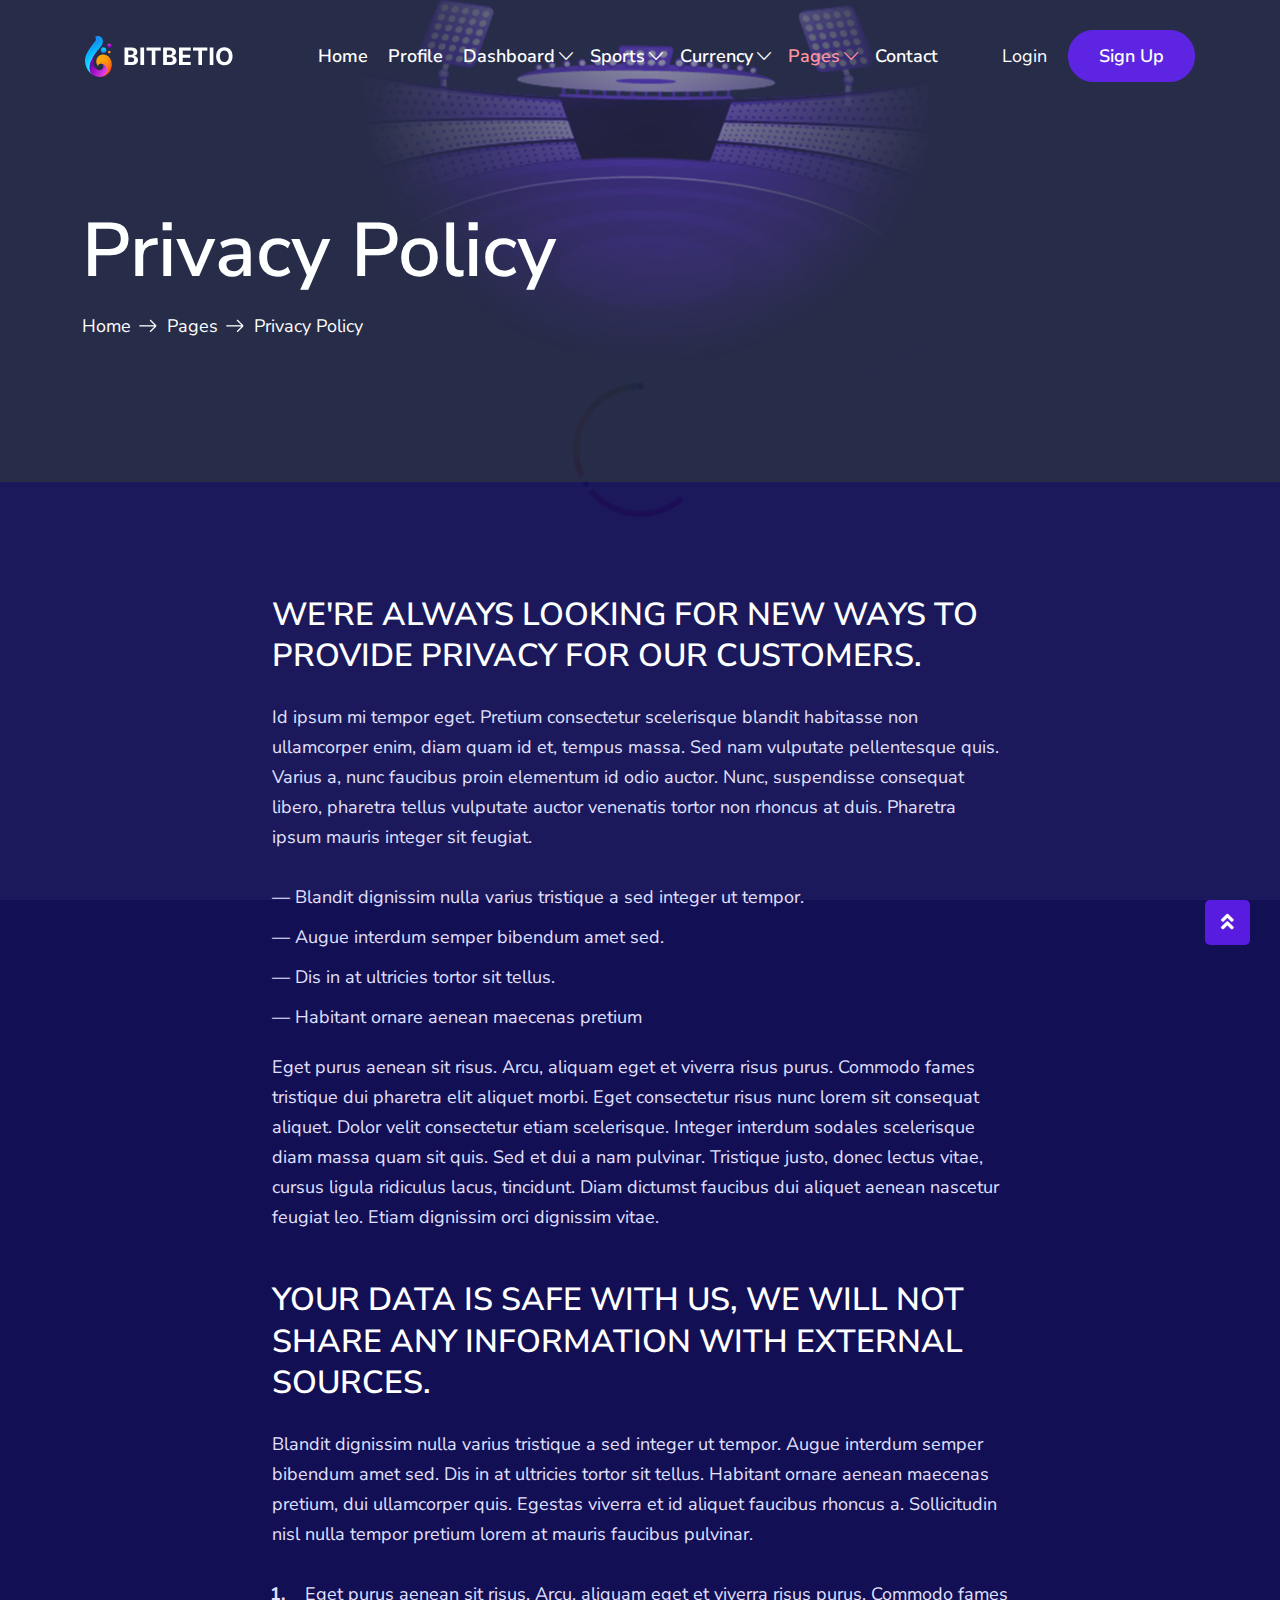
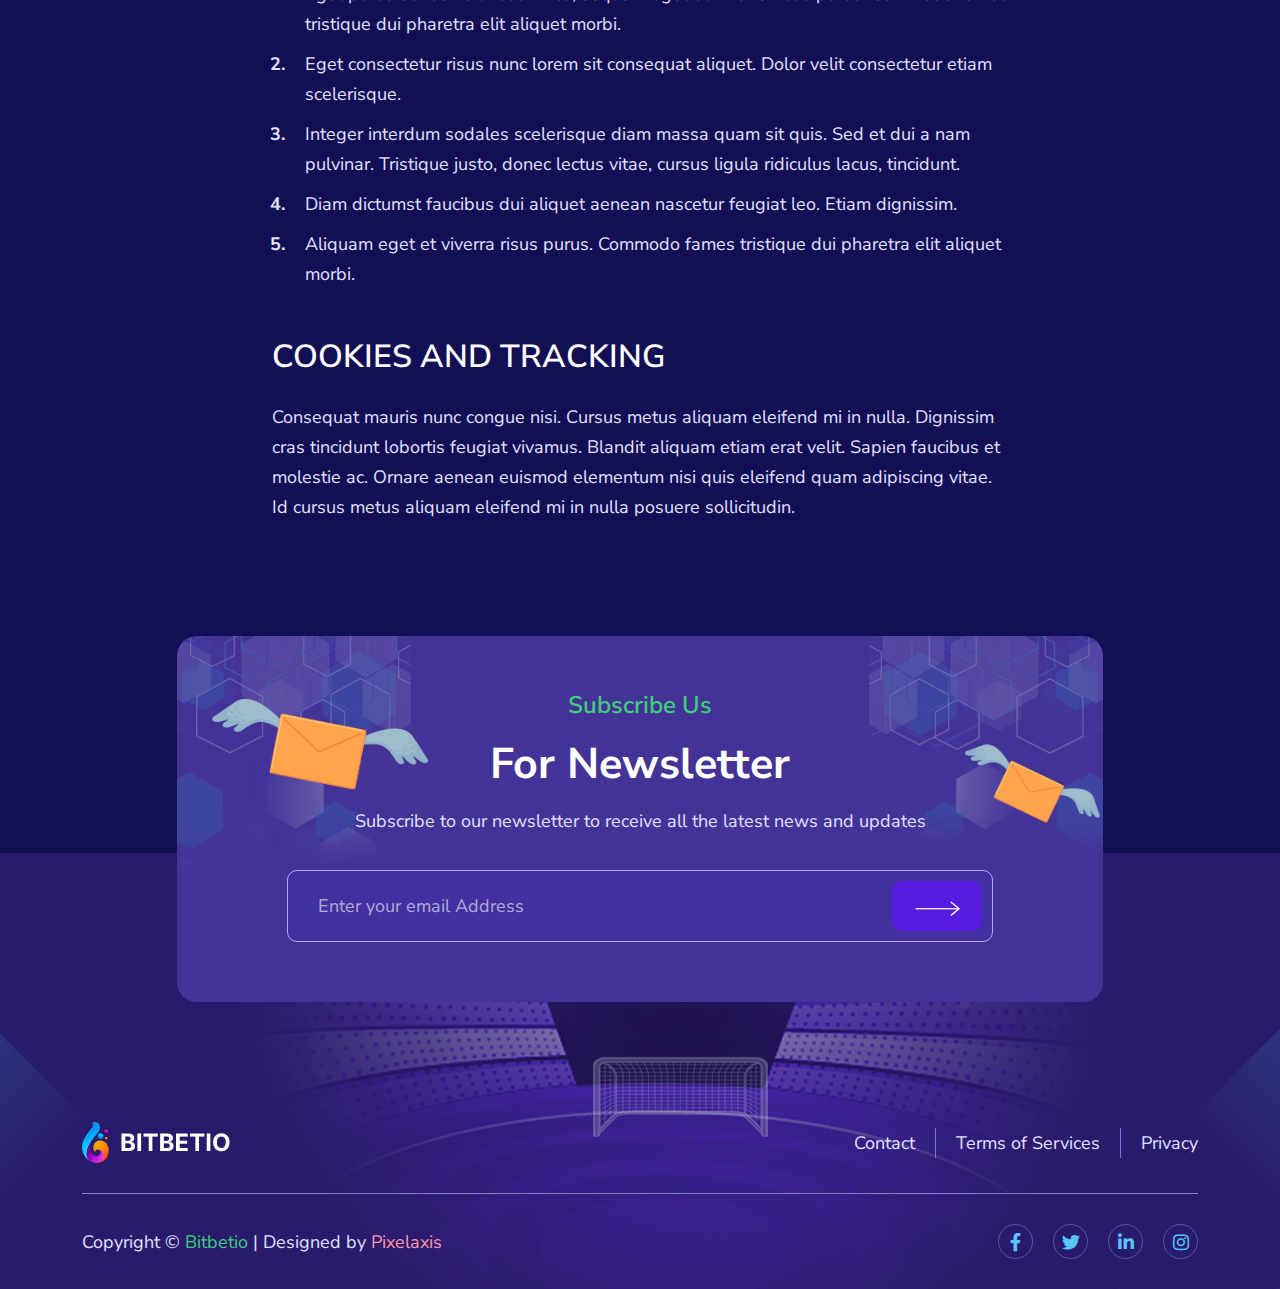
<file: privacy-policy.html>
<!doctype html>
<html lang="en">

<head>
    <meta charset="UTF-8">
    <meta http-equiv="X-UA-Compatible" content="IE=edge">
    <meta name="viewport" content="width=device-width, initial-scale=1.0">
    <meta http-equiv="X-UA-Compatible" content="ie=edge">
    <title>Bitbetio - HTML Template</title>

    <link rel="shortcut icon" href="assets/images/fav.png" type="image/x-icon">
    <link rel="stylesheet" href="assets/css/bootstrap.min.css">
    <link rel="stylesheet" href="assets/css/fontawesome.min.css">
    <link rel="stylesheet" href="assets/css/jquery-ui.css">
    <link rel="stylesheet" href="assets/css/plugin/nice-select.css">
    <link rel="stylesheet" href="assets/css/plugin/magnific-popup.css">
    <link rel="stylesheet" href="assets/css/plugin/slick.css">
    <link rel="stylesheet" href="assets/css/arafat-font.css">
    <link rel="stylesheet" href="assets/css/plugin/animate.css">
    <link rel="stylesheet" href="assets/css/style.css">
</head>

<body>
    <!-- start preloader -->
    <div class="preloader" id="preloader"></div>
    <!-- end preloader -->

    <!-- Scroll To Top Start-->
    <a href="javascript:void(0)" class="scrollToTop"><i class="fas fa-angle-double-up"></i></a>
    <!-- Scroll To Top End -->

    <!-- header-section start -->
    <header class="header-section">
        <div class="overlay">
            <div class="container">
                <div class="row d-flex header-area">
                    <nav class="navbar navbar-expand-lg navbar-light">
                        <a class="navbar-brand" href="index.html">
                            <img src="assets/images/logo.png" class="logo" alt="logo">
                        </a>
                        <button class="navbar-toggler collapsed" type="button" data-bs-toggle="collapse"
                            data-bs-target="#navbar-content">
                            <i class="fas fa-bars"></i>
                        </button>
                        <div class="collapse navbar-collapse justify-content-end" id="navbar-content">
                            <ul class="navbar-nav mr-auto mb-2 mb-lg-0">
                                <li class="nav-item">
                                    <a class="nav-link" aria-current="page" href="index.html">Home</a>
                                </li>
                                <li class="nav-item">
                                    <a class="nav-link" aria-current="page" href="about.html">Profile</a>
                                </li>
                                <li class="nav-item dropdown main-navbar">
                                    <a class="nav-link dropdown-toggle" href="javascript:void(0)"
                                        data-bs-toggle="dropdown" data-bs-auto-close="outside">Dashboard</a>
                                    <ul class="dropdown-menu main-menu shadow">
                                        <li><a class="nav-link" href="dashboard.html">Dashboard</a></li>
                                        <li class="dropend sub-navbar">
                                            <a href="javascript:void(0)" class="dropdown-item dropdown-toggle" data-bs-toggle="dropdown"
                                              data-bs-auto-close="outside">Setting</a>
                                            <ul class="dropdown-menu sub-menu shadow">
                                                <li><a class="nav-link" href="personal-details-setting.html">Personal Details</a></li>
                                                <li><a class="nav-link" href="modify-login-password.html">Change Password</a></li>
                                            </ul>
                                        </li>
                                    </ul>
                                </li>
                                <li class="nav-item dropdown main-navbar">
                                    <a class="nav-link dropdown-toggle" href="javascript:void(0)"
                                        data-bs-toggle="dropdown" data-bs-auto-close="outside">Sports</a>
                                    <ul class="dropdown-menu main-menu shadow">
                                        <li><a class="nav-link" href="soccer-bets-2.html">Tennis</a></li>
                                        <li><a class="nav-link" href="soccer-bets-1.html">Soccer</a></li>
                                        <li><a class="nav-link" href="soccer-bets-2.html">NBA</a></li>
                                    </ul>
                                </li>
                                <li class="nav-item dropdown main-navbar">
                                    <a class="nav-link dropdown-toggle" href="javascript:void(0)"
                                        data-bs-toggle="dropdown" data-bs-auto-close="outside">Currency</a>
                                    <ul class="dropdown-menu main-menu shadow">
                                        <li><a class="nav-link" href="escrow-bets-fee.html">Escrow Bets Fee</a></li>
                                        <li><a class="nav-link" href="currency-bet.html">Currency Bet</a></li>
                                        <li><a class="nav-link" href="betting-details.html">Betting Details</a></li>
                                        <li><a class="nav-link" href="create-new-currency.html">Create Currency</a></li>
                                    </ul>
                                </li>
                                <li class="nav-item dropdown main-navbar">
                                    <a class="nav-link dropdown-toggle active" href="javascript:void(0)"
                                        data-bs-toggle="dropdown" data-bs-auto-close="outside">Pages</a>
                                    <ul class="dropdown-menu main-menu shadow">
                                        <li class="dropend sub-navbar">
                                            <a href="javascript:void(0)" class="dropdown-item dropdown-toggle" data-bs-toggle="dropdown"
                                              data-bs-auto-close="outside">Tournaments</a>
                                            <ul class="dropdown-menu sub-menu shadow">
                                                <li><a class="nav-link" href="tournaments.html">Tournaments</a></li>
                                                <li><a class="nav-link" href="tournaments-details.html">Tournaments Details</a></li>
                                            </ul>
                                        </li>
                                        <li class="dropend sub-navbar">
                                            <a href="javascript:void(0)" class="dropdown-item dropdown-toggle" data-bs-toggle="dropdown"
                                              data-bs-auto-close="outside">Blog</a>
                                            <ul class="dropdown-menu sub-menu shadow">
                                                <li><a class="nav-link" href="blog.html">Blog</a></li>
                                                <li><a class="nav-link" href="blog-details.html">Blog Details</a></li>
                                            </ul>
                                        </li>
                                        <li><a class="nav-link" href="affiliate.html">Affiliate</a></li>
                                        <li><a class="nav-link" href="faqs.html">Faqs</a></li>
                                        <li><a class="nav-link" href="privacy-policy.html">Privacy Policy</a></li>
                                        <li><a class="nav-link" href="terms-conditions.html">Terms Conditions</a></li>
                                        <li><a class="nav-link" href="error.html">Error</a></li>
                                    </ul>
                                </li>
                                <li class="nav-item">
                                    <a class="nav-link" href="contact.html">Contact</a>
                                </li>
                            </ul>
                            <div class="right-area header-action d-flex align-items-center max-un">
                                <button type="button" class="login" data-bs-toggle="modal" data-bs-target="#loginMod">
                                    Login
                                </button>
                                <button type="button" class="cmn-btn reg" data-bs-toggle="modal"
                                    data-bs-target="#loginMod">
                                    Sign Up
                                </button>
                            </div>
                        </div>
                    </nav>
                </div>
            </div>
        </div>
    </header>
    <!-- header-section end -->

    <!-- Login Registration start -->
    <div class="log-reg">
        <div class="container">
            <div class="row">
                <div class="col-lg-6">
                    <div class="modal fade" id="loginMod">
                        <div class="modal-dialog modal-dialog-centered">
                            <div class="modal-content">
                                <div class="modal-header justify-content-center">
                                    <button type="button" class="btn-close" data-bs-dismiss="modal"
                                        aria-label="Close"></button>
                                </div>
                                <ul class="nav log-reg-btn justify-content-around">
                                    <li class="bottom-area" role="presentation">
                                        <button class="nav-link" id="regArea-tab" data-bs-toggle="tab"
                                            data-bs-target="#regArea" type="button" role="tab" aria-controls="regArea"
                                            aria-selected="false">
                                            SIGN UP
                                        </button>
                                    </li>
                                    <li class="bottom-area" role="presentation">
                                        <button class="nav-link active" id="loginArea-tab" data-bs-toggle="tab"
                                            data-bs-target="#loginArea" type="button" role="tab"
                                            aria-controls="loginArea" aria-selected="true">
                                            LOGIN
                                        </button>
                                    </li>
                                </ul>
                                <div class="tab-content">
                                    <div class="tab-pane fade show active" id="loginArea" role="tabpanel"
                                        aria-labelledby="loginArea-tab">
                                        <div class="login-reg-content">
                                            <div class="modal-body">
                                                <div class="head-area">
                                                    <h6 class="title">Login Direetly With</h6>
                                                    <div class="social-link d-flex align-items-center">
                                                        <a href="javascript:void(0)" class="active"><i
                                                                class="fab fa-facebook-f"></i></a>
                                                        <a href="javascript:void(0)"><i class="fab fa-twitter"></i></a>
                                                        <a href="javascript:void(0)"><i
                                                                class="fab fa-linkedin-in"></i></a>
                                                        <a href="javascript:void(0)"><i
                                                                class="fab fa-instagram"></i></a>
                                                    </div>
                                                </div>
                                                <div class="form-area">
                                                    <form action="#">
                                                        <div class="row">
                                                            <div class="col-12">
                                                                <div class="single-input">
                                                                    <label for="logemail">Email</label>
                                                                    <input type="text" id="logemail"
                                                                        placeholder="Email Address">
                                                                </div>
                                                                <div class="single-input">
                                                                    <label for="logpassword">Password</label>
                                                                    <input type="text" id="logpassword"
                                                                        placeholder="Email Password">
                                                                </div>
                                                            </div>
                                                            <div class="col-12">
                                                                <div class="remember-me">
                                                                    <label
                                                                        class="checkbox-single d-flex align-items-center">
                                                                        <span class="left-area">
                                                                            <span class="checkbox-area d-flex">
                                                                                <input type="checkbox"
                                                                                    checked="checked">
                                                                                <span class="checkmark"></span>
                                                                            </span>
                                                                            <span
                                                                                class="item-title d-flex align-items-center">
                                                                                <span>Remember Me</span>
                                                                            </span>
                                                                        </span>
                                                                    </label>
                                                                    <a href="javascript:void(0)">Forgot Password</a>
                                                                </div>
                                                            </div>
                                                            <span class="btn-border w-100">
                                                                <button class="cmn-btn w-100">LOGIN</button>
                                                            </span>
                                                        </div>
                                                    </form>
                                                    <div class="bottom-area text-center">
                                                        <p>Not a member ? <a href="javascript:void(0)" class="reg-btn">Register</a></p>
                                                    </div>
                                                </div>
                                            </div>
                                        </div>
                                    </div>
                                    <div class="tab-pane fade" id="regArea" role="tabpanel"
                                        aria-labelledby="regArea-tab">
                                        <div class="login-reg-content regMode">
                                            <div class="modal-body">
                                                <div class="head-area">
                                                    <h6 class="title">Register On Bitbetio</h6>
                                                    <div class="social-link d-flex align-items-center">
                                                        <a href="javascript:void(0)" class="active"><i
                                                                class="fab fa-facebook-f"></i></a>
                                                        <a href="javascript:void(0)"><i class="fab fa-twitter"></i></a>
                                                        <a href="javascript:void(0)"><i
                                                                class="fab fa-linkedin-in"></i></a>
                                                        <a href="javascript:void(0)"><i
                                                                class="fab fa-instagram"></i></a>
                                                    </div>
                                                </div>
                                                <div class="form-area">
                                                    <form action="#">
                                                        <div class="row">
                                                            <div class="col-12">
                                                                <div class="single-input">
                                                                    <label for="regemail">Email</label>
                                                                    <input type="text" id="regemail"
                                                                        placeholder="Email Address">
                                                                </div>
                                                                <div class="single-input">
                                                                    <label for="regpassword">Password</label>
                                                                    <input type="text" id="regpassword"
                                                                        placeholder="Email Password">
                                                                </div>
                                                                <div class="single-input">
                                                                    <label>Country</label>
                                                                    <select>
                                                                        <option value="1">United States</option>
                                                                        <option value="2">United Kingdom</option>
                                                                        <option value="3">Canada</option>
                                                                    </select>
                                                                </div>
                                                            </div>
                                                            <div class="col-12">
                                                                <div class="remember-me">
                                                                    <a href="javascript:void(0)">Have a referral
                                                                        code?</a>
                                                                </div>
                                                            </div>
                                                            <span class="btn-border w-100">
                                                                <button class="cmn-btn w-100">SIGN UP</button>
                                                            </span>
                                                        </div>
                                                    </form>
                                                    <div class="bottom-area text-center">
                                                        <p>Already have an member ? <a href="javascript:void(0)"
                                                                class="log-btn">Login</a></p>
                                                    </div>
                                                    <div class="counter-area">
                                                        <div class="single">
                                                            <div class="icon-area">
                                                                <img src="assets/images/icon/signup-counter-icon-1.png"
                                                                    alt="icon">
                                                            </div>
                                                            <div class="text-area">
                                                                <p>25,179k</p>
                                                                <p class="mdr">Bets</p>
                                                            </div>
                                                        </div>
                                                        <div class="single">
                                                            <div class="icon-area">
                                                                <img src="assets/images/icon/signup-counter-icon-2.png"
                                                                    alt="icon">
                                                            </div>
                                                            <div class="text-area">
                                                                <p>6.65 BTC</p>
                                                                <p class="mdr">Total Won</p>
                                                            </div>
                                                        </div>
                                                    </div>
                                                </div>
                                            </div>
                                        </div>
                                    </div>
                                </div>
                            </div>
                        </div>
                    </div>
                </div>
            </div>
        </div>
    </div>
    <!-- Login Registration end -->

    <!-- banner-section start -->
    <section class="banner-section inner-banner terms">
        <div class="overlay">
            <div class="banner-content d-flex align-items-center">
                <div class="container">
                    <div class="row justify-content-start">
                        <div class="col-lg-7 col-md-10">
                            <div class="main-content">
                                <h1>Privacy Policy</h1>
                                <div class="breadcrumb-area">
                                    <nav aria-label="breadcrumb">
                                        <ol class="breadcrumb d-flex align-items-center">
                                            <li class="breadcrumb-item"><a href="index.html">Home</a></li>
                                            <li class="breadcrumb-item"><a href="javascript:void(0)">Pages</a></li>
                                            <li class="breadcrumb-item active" aria-current="page">Privacy Policy</li>
                                        </ol>
                                    </nav>
                                </div>
                            </div>
                        </div>
                    </div>
                </div>
            </div>
        </div>
    </section>
    <!-- banner-section end -->

    <!-- Privacy Content In start -->
    <section class="privacy-content">
        <div class="overlay pt-120">
            <div class="container">
                <div class="row justify-content-center">
                    <div class="col-lg-8">
                        <div class="top-wrapper">
                            <h4>We're always looking for new ways to provide privacy for our customers.</h4>
                            <p>Id ipsum mi tempor eget. Pretium consectetur scelerisque blandit habitasse non ullamcorper enim, diam quam id et, tempus massa. Sed nam vulputate pellentesque quis. Varius a, nunc faucibus proin elementum id odio auctor.
                                Nunc, suspendisse consequat libero, pharetra tellus vulputate auctor venenatis tortor non rhoncus at duis. Pharetra ipsum mauris integer sit feugiat.</p>
                            <ul>
                                <li>— Blandit dignissim nulla varius tristique a sed integer ut tempor.</li>
                                <li>— Augue interdum semper bibendum amet sed.</li>
                                <li>— Dis in at ultricies tortor sit tellus.</li>
                                <li>— Habitant ornare aenean maecenas pretium</li>
                            </ul>
                            <p>Eget purus aenean sit risus. Arcu, aliquam eget et viverra risus purus. Commodo fames tristique dui pharetra elit aliquet morbi. Eget consectetur risus nunc lorem sit consequat aliquet. Dolor velit consectetur etiam scelerisque. Integer interdum sodales scelerisque diam massa quam sit quis. Sed et dui a nam pulvinar. Tristique justo, donec lectus vitae, cursus ligula ridiculus lacus, tincidunt. Diam dictumst faucibus dui aliquet aenean nascetur feugiat leo. Etiam dignissim orci dignissim vitae.</p>
                            <div class="safe-data">
                                <h4>Your data is safe with us, we will not share any information with external sources.</h4>
                                <p>Blandit dignissim nulla varius tristique a sed integer ut tempor. Augue interdum semper bibendum amet sed. Dis in at ultricies tortor sit tellus. Habitant ornare aenean maecenas pretium, dui ullamcorper quis. Egestas viverra et id aliquet faucibus rhoncus a. Sollicitudin nisl nulla tempor pretium lorem at mauris faucibus pulvinar.</p>
                                <ul>
                                    <li>Eget purus aenean sit risus. Arcu, aliquam eget et viverra risus purus. Commodo fames tristique dui pharetra elit aliquet morbi.</li>
                                    <li>Eget consectetur risus nunc lorem sit consequat aliquet. Dolor velit consectetur etiam scelerisque.</li>
                                    <li>Integer interdum sodales scelerisque diam massa quam sit quis. Sed et dui a nam pulvinar. Tristique justo, donec lectus vitae, cursus ligula ridiculus lacus, tincidunt.</li>
                                    <li>Diam dictumst faucibus dui aliquet aenean nascetur feugiat leo. Etiam dignissim.</li>
                                    <li> Aliquam eget et viverra risus purus. Commodo fames tristique dui pharetra elit aliquet morbi.</li>
                                </ul>
                            </div>
                            <div class="cookies">
                                <h4>Cookies and tracking</h4>
                                <p>Consequat mauris nunc congue nisi. Cursus metus aliquam eleifend mi in nulla. Dignissim cras tincidunt lobortis feugiat vivamus. Blandit aliquam etiam erat velit. Sapien faucibus et molestie ac. Ornare aenean euismod elementum nisi quis eleifend quam adipiscing vitae. Id cursus metus aliquam eleifend mi in nulla posuere sollicitudin.</p>
                            </div>
                        </div>
                    </div>
                </div>
            </div>
        </div>
    </section>
    <!-- Create Account In end -->

    <!-- Footer Area Start -->
    <footer class="footer-section">
        <div class="container pt-120">
            <div class="row justify-content-center">
                <div class="col-lg-10">
                    <div class="newsletter">
                        <div class="section-text text-center">
                            <h5 class="sub-title">Subscribe Us</h5>
                            <h3 class="title">For Newsletter</h3>
                            <p>Subscribe to our newsletter to receive all the latest news and updates</p>
                        </div>
                        <form action="#">
                            <div class="form-group d-flex align-items-center">
                                <input type="text" placeholder="Enter your email Address">
                                <button><img src="assets/images/icon/arrow-right-2.png" alt="icon"></button>
                            </div>
                        </form>
                    </div>
                </div>
            </div>
            <div class="footer-bottom-area pt-120">
                <div class="row">
                    <div class="col-xl-12">
                        <div class="menu-item">
                            <a href="index.html" class="logo">
                                <img src="assets/images/logo.png" alt="logo">
                            </a>
                            <ul class="footer-link">
                                <li><a href="contact.html">Contact</a></li>
                                <li><a href="terms-conditions.html">Terms of Services</a></li>
                                <li><a href="privacy-policy.html">Privacy</a></li>
                            </ul>
                        </div>
                    </div>
                    <div class="col-12">
                        <div class="copyright">
                            <div class="copy-area">
                                <p> Copyright © <a href="index.html">Bitbetio</a> | Designed by
                                    <a href="https://themeforest.net/user/pixelaxis" class="auth">Pixelaxis</a>
                                </p>
                            </div>
                            <div class="social-link d-flex align-items-center">
                                <a href="javascript:void(0)"><i class="fab fa-facebook-f"></i></a>
                                <a href="javascript:void(0)"><i class="fab fa-twitter"></i></a>
                                <a href="javascript:void(0)"><i class="fab fa-linkedin-in"></i></a>
                                <a href="javascript:void(0)"><i class="fab fa-instagram"></i></a>
                            </div>
                        </div>
                    </div>
                </div>
            </div>
        </div>
    </footer>
    <!-- Footer Area End -->

    <!--==================================================================-->
    <script src="assets/js/jquery.min.js"></script>
    <script src="assets/js/jquery-ui.js"></script>
    <script src="assets/js/bootstrap.min.js"></script>
    <script src="assets/js/fontawesome.js"></script>
    <script src="assets/js/plugin/slick.js"></script>
    <script src="assets/js/plugin/jquery.nice-select.min.js"></script>
    <script src="assets/js/plugin/jquery.downCount.js"></script>
    <script src="assets/js/plugin/counter.js"></script>
    <script src="assets/js/plugin/waypoint.min.js"></script>
    <script src="assets/js/plugin/jquery.magnific-popup.min.js"></script>
    <script src="assets/js/plugin/wow.min.js"></script>
    <script src="assets/js/plugin/plugin.js"></script>
    <script src="assets/js/main.js"></script>
</body>

</html>
</file>
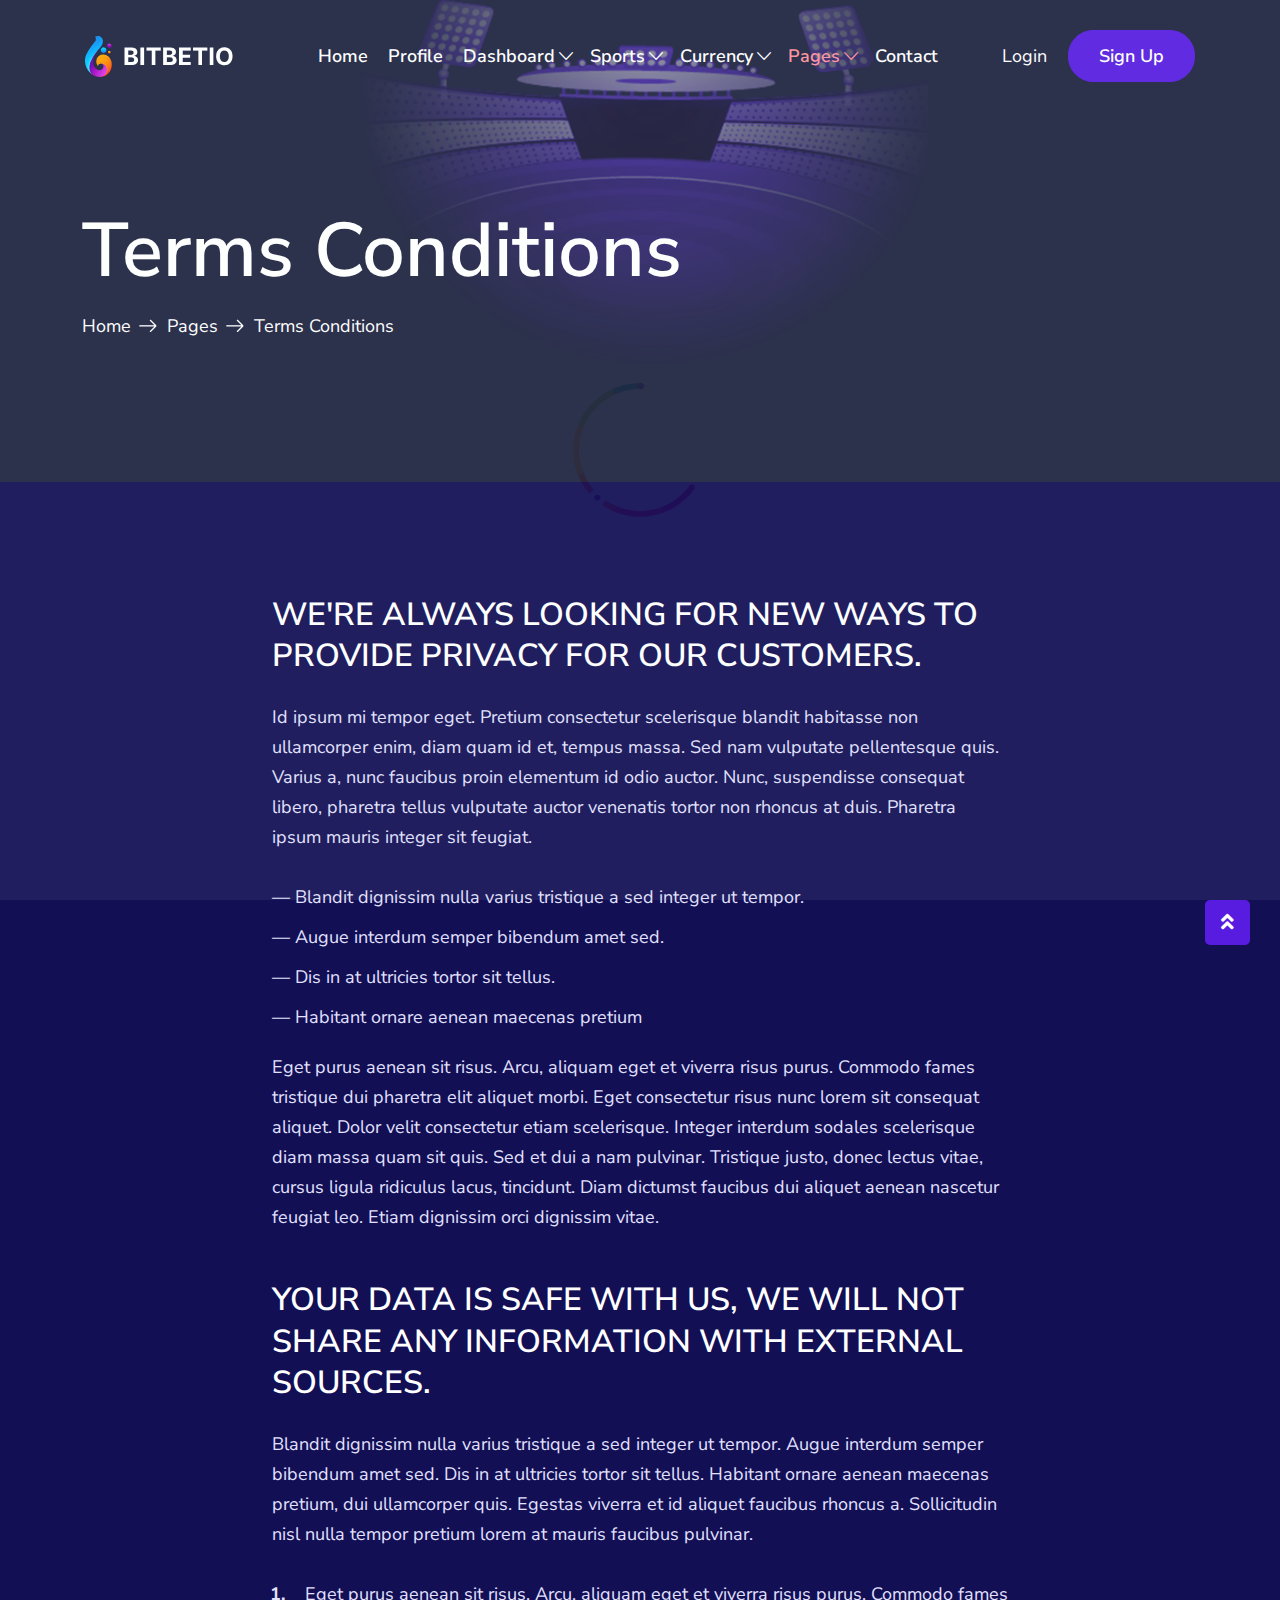
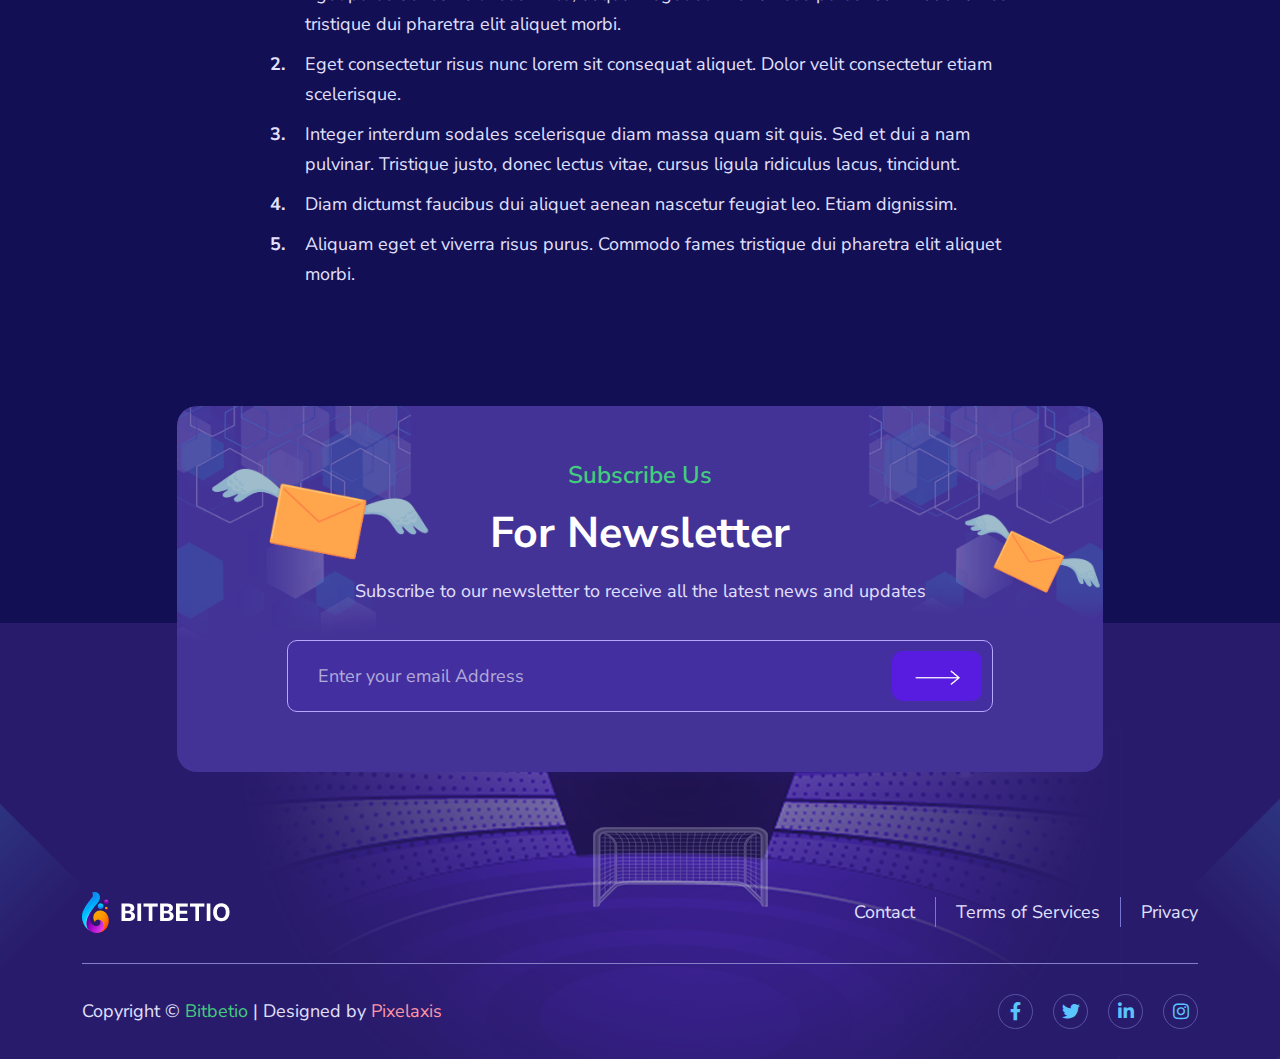
<file: terms-conditions.html>
<!doctype html>
<html lang="en">

<head>
    <meta charset="UTF-8">
    <meta http-equiv="X-UA-Compatible" content="IE=edge">
    <meta name="viewport" content="width=device-width, initial-scale=1.0">
    <meta http-equiv="X-UA-Compatible" content="ie=edge">
    <title>Bitbetio - HTML Template</title>

    <link rel="shortcut icon" href="assets/images/fav.png" type="image/x-icon">
    <link rel="stylesheet" href="assets/css/bootstrap.min.css">
    <link rel="stylesheet" href="assets/css/fontawesome.min.css">
    <link rel="stylesheet" href="assets/css/jquery-ui.css">
    <link rel="stylesheet" href="assets/css/plugin/nice-select.css">
    <link rel="stylesheet" href="assets/css/plugin/magnific-popup.css">
    <link rel="stylesheet" href="assets/css/plugin/slick.css">
    <link rel="stylesheet" href="assets/css/arafat-font.css">
    <link rel="stylesheet" href="assets/css/plugin/animate.css">
    <link rel="stylesheet" href="assets/css/style.css">
</head>

<body>
    <!-- start preloader -->
    <div class="preloader" id="preloader"></div>
    <!-- end preloader -->

    <!-- Scroll To Top Start-->
    <a href="javascript:void(0)" class="scrollToTop"><i class="fas fa-angle-double-up"></i></a>
    <!-- Scroll To Top End -->

    <!-- header-section start -->
    <header class="header-section">
        <div class="overlay">
            <div class="container">
                <div class="row d-flex header-area">
                    <nav class="navbar navbar-expand-lg navbar-light">
                        <a class="navbar-brand" href="index.html">
                            <img src="assets/images/logo.png" class="logo" alt="logo">
                        </a>
                        <button class="navbar-toggler collapsed" type="button" data-bs-toggle="collapse"
                            data-bs-target="#navbar-content">
                            <i class="fas fa-bars"></i>
                        </button>
                        <div class="collapse navbar-collapse justify-content-end" id="navbar-content">
                            <ul class="navbar-nav mr-auto mb-2 mb-lg-0">
                                <li class="nav-item">
                                    <a class="nav-link" aria-current="page" href="index.html">Home</a>
                                </li>
                                <li class="nav-item">
                                    <a class="nav-link" aria-current="page" href="about.html">Profile</a>
                                </li>
                                <li class="nav-item dropdown main-navbar">
                                    <a class="nav-link dropdown-toggle" href="javascript:void(0)"
                                        data-bs-toggle="dropdown" data-bs-auto-close="outside">Dashboard</a>
                                    <ul class="dropdown-menu main-menu shadow">
                                        <li><a class="nav-link" href="dashboard.html">Dashboard</a></li>
                                        <li class="dropend sub-navbar">
                                            <a href="javascript:void(0)" class="dropdown-item dropdown-toggle" data-bs-toggle="dropdown"
                                              data-bs-auto-close="outside">Setting</a>
                                            <ul class="dropdown-menu sub-menu shadow">
                                                <li><a class="nav-link" href="personal-details-setting.html">Personal Details</a></li>
                                                <li><a class="nav-link" href="modify-login-password.html">Change Password</a></li>
                                            </ul>
                                        </li>
                                    </ul>
                                </li>
                                <li class="nav-item dropdown main-navbar">
                                    <a class="nav-link dropdown-toggle" href="javascript:void(0)"
                                        data-bs-toggle="dropdown" data-bs-auto-close="outside">Sports</a>
                                    <ul class="dropdown-menu main-menu shadow">
                                        <li><a class="nav-link" href="soccer-bets-2.html">Tennis</a></li>
                                        <li><a class="nav-link" href="soccer-bets-1.html">Soccer</a></li>
                                        <li><a class="nav-link" href="soccer-bets-2.html">NBA</a></li>
                                    </ul>
                                </li>
                                <li class="nav-item dropdown main-navbar">
                                    <a class="nav-link dropdown-toggle" href="javascript:void(0)"
                                        data-bs-toggle="dropdown" data-bs-auto-close="outside">Currency</a>
                                    <ul class="dropdown-menu main-menu shadow">
                                        <li><a class="nav-link" href="escrow-bets-fee.html">Escrow Bets Fee</a></li>
                                        <li><a class="nav-link" href="currency-bet.html">Currency Bet</a></li>
                                        <li><a class="nav-link" href="betting-details.html">Betting Details</a></li>
                                        <li><a class="nav-link" href="create-new-currency.html">Create Currency</a></li>
                                    </ul>
                                </li>
                                <li class="nav-item dropdown main-navbar">
                                    <a class="nav-link dropdown-toggle active" href="javascript:void(0)"
                                        data-bs-toggle="dropdown" data-bs-auto-close="outside">Pages</a>
                                    <ul class="dropdown-menu main-menu shadow">
                                        <li class="dropend sub-navbar">
                                            <a href="javascript:void(0)" class="dropdown-item dropdown-toggle" data-bs-toggle="dropdown"
                                              data-bs-auto-close="outside">Tournaments</a>
                                            <ul class="dropdown-menu sub-menu shadow">
                                                <li><a class="nav-link" href="tournaments.html">Tournaments</a></li>
                                                <li><a class="nav-link" href="tournaments-details.html">Tournaments Details</a></li>
                                            </ul>
                                        </li>
                                        <li class="dropend sub-navbar">
                                            <a href="javascript:void(0)" class="dropdown-item dropdown-toggle" data-bs-toggle="dropdown"
                                              data-bs-auto-close="outside">Blog</a>
                                            <ul class="dropdown-menu sub-menu shadow">
                                                <li><a class="nav-link" href="blog.html">Blog</a></li>
                                                <li><a class="nav-link" href="blog-details.html">Blog Details</a></li>
                                            </ul>
                                        </li>
                                        <li><a class="nav-link" href="affiliate.html">Affiliate</a></li>
                                        <li><a class="nav-link" href="faqs.html">Faqs</a></li>
                                        <li><a class="nav-link" href="privacy-policy.html">Privacy Policy</a></li>
                                        <li><a class="nav-link" href="terms-conditions.html">Terms Conditions</a></li>
                                        <li><a class="nav-link" href="error.html">Error</a></li>
                                    </ul>
                                </li>
                                <li class="nav-item">
                                    <a class="nav-link" href="contact.html">Contact</a>
                                </li>
                            </ul>
                            <div class="right-area header-action d-flex align-items-center max-un">
                                <button type="button" class="login" data-bs-toggle="modal" data-bs-target="#loginMod">
                                    Login
                                </button>
                                <button type="button" class="cmn-btn reg" data-bs-toggle="modal"
                                    data-bs-target="#loginMod">
                                    Sign Up
                                </button>
                            </div>
                        </div>
                    </nav>
                </div>
            </div>
        </div>
    </header>
    <!-- header-section end -->

    <!-- Login Registration start -->
    <div class="log-reg">
        <div class="container">
            <div class="row">
                <div class="col-lg-6">
                    <div class="modal fade" id="loginMod">
                        <div class="modal-dialog modal-dialog-centered">
                            <div class="modal-content">
                                <div class="modal-header justify-content-center">
                                    <button type="button" class="btn-close" data-bs-dismiss="modal"
                                        aria-label="Close"></button>
                                </div>
                                <ul class="nav log-reg-btn justify-content-around">
                                    <li class="bottom-area" role="presentation">
                                        <button class="nav-link" id="regArea-tab" data-bs-toggle="tab"
                                            data-bs-target="#regArea" type="button" role="tab" aria-controls="regArea"
                                            aria-selected="false">
                                            SIGN UP
                                        </button>
                                    </li>
                                    <li class="bottom-area" role="presentation">
                                        <button class="nav-link active" id="loginArea-tab" data-bs-toggle="tab"
                                            data-bs-target="#loginArea" type="button" role="tab"
                                            aria-controls="loginArea" aria-selected="true">
                                            LOGIN
                                        </button>
                                    </li>
                                </ul>
                                <div class="tab-content">
                                    <div class="tab-pane fade show active" id="loginArea" role="tabpanel"
                                        aria-labelledby="loginArea-tab">
                                        <div class="login-reg-content">
                                            <div class="modal-body">
                                                <div class="head-area">
                                                    <h6 class="title">Login Direetly With</h6>
                                                    <div class="social-link d-flex align-items-center">
                                                        <a href="javascript:void(0)" class="active"><i
                                                                class="fab fa-facebook-f"></i></a>
                                                        <a href="javascript:void(0)"><i class="fab fa-twitter"></i></a>
                                                        <a href="javascript:void(0)"><i
                                                                class="fab fa-linkedin-in"></i></a>
                                                        <a href="javascript:void(0)"><i
                                                                class="fab fa-instagram"></i></a>
                                                    </div>
                                                </div>
                                                <div class="form-area">
                                                    <form action="#">
                                                        <div class="row">
                                                            <div class="col-12">
                                                                <div class="single-input">
                                                                    <label for="logemail">Email</label>
                                                                    <input type="text" id="logemail"
                                                                        placeholder="Email Address">
                                                                </div>
                                                                <div class="single-input">
                                                                    <label for="logpassword">Password</label>
                                                                    <input type="text" id="logpassword"
                                                                        placeholder="Email Password">
                                                                </div>
                                                            </div>
                                                            <div class="col-12">
                                                                <div class="remember-me">
                                                                    <label
                                                                        class="checkbox-single d-flex align-items-center">
                                                                        <span class="left-area">
                                                                            <span class="checkbox-area d-flex">
                                                                                <input type="checkbox"
                                                                                    checked="checked">
                                                                                <span class="checkmark"></span>
                                                                            </span>
                                                                            <span
                                                                                class="item-title d-flex align-items-center">
                                                                                <span>Remember Me</span>
                                                                            </span>
                                                                        </span>
                                                                    </label>
                                                                    <a href="javascript:void(0)">Forgot Password</a>
                                                                </div>
                                                            </div>
                                                            <span class="btn-border w-100">
                                                                <button class="cmn-btn w-100">LOGIN</button>
                                                            </span>
                                                        </div>
                                                    </form>
                                                    <div class="bottom-area text-center">
                                                        <p>Not a member ? <a href="javascript:void(0)" class="reg-btn">Register</a></p>
                                                    </div>
                                                </div>
                                            </div>
                                        </div>
                                    </div>
                                    <div class="tab-pane fade" id="regArea" role="tabpanel"
                                        aria-labelledby="regArea-tab">
                                        <div class="login-reg-content regMode">
                                            <div class="modal-body">
                                                <div class="head-area">
                                                    <h6 class="title">Register On Bitbetio</h6>
                                                    <div class="social-link d-flex align-items-center">
                                                        <a href="javascript:void(0)" class="active"><i
                                                                class="fab fa-facebook-f"></i></a>
                                                        <a href="javascript:void(0)"><i class="fab fa-twitter"></i></a>
                                                        <a href="javascript:void(0)"><i
                                                                class="fab fa-linkedin-in"></i></a>
                                                        <a href="javascript:void(0)"><i
                                                                class="fab fa-instagram"></i></a>
                                                    </div>
                                                </div>
                                                <div class="form-area">
                                                    <form action="#">
                                                        <div class="row">
                                                            <div class="col-12">
                                                                <div class="single-input">
                                                                    <label for="regemail">Email</label>
                                                                    <input type="text" id="regemail"
                                                                        placeholder="Email Address">
                                                                </div>
                                                                <div class="single-input">
                                                                    <label for="regpassword">Password</label>
                                                                    <input type="text" id="regpassword"
                                                                        placeholder="Email Password">
                                                                </div>
                                                                <div class="single-input">
                                                                    <label>Country</label>
                                                                    <select>
                                                                        <option value="1">United States</option>
                                                                        <option value="2">United Kingdom</option>
                                                                        <option value="3">Canada</option>
                                                                    </select>
                                                                </div>
                                                            </div>
                                                            <div class="col-12">
                                                                <div class="remember-me">
                                                                    <a href="javascript:void(0)">Have a referral
                                                                        code?</a>
                                                                </div>
                                                            </div>
                                                            <span class="btn-border w-100">
                                                                <button class="cmn-btn w-100">SIGN UP</button>
                                                            </span>
                                                        </div>
                                                    </form>
                                                    <div class="bottom-area text-center">
                                                        <p>Already have an member ? <a href="javascript:void(0)"
                                                                class="log-btn">Login</a></p>
                                                    </div>
                                                    <div class="counter-area">
                                                        <div class="single">
                                                            <div class="icon-area">
                                                                <img src="assets/images/icon/signup-counter-icon-1.png"
                                                                    alt="icon">
                                                            </div>
                                                            <div class="text-area">
                                                                <p>25,179k</p>
                                                                <p class="mdr">Bets</p>
                                                            </div>
                                                        </div>
                                                        <div class="single">
                                                            <div class="icon-area">
                                                                <img src="assets/images/icon/signup-counter-icon-2.png"
                                                                    alt="icon">
                                                            </div>
                                                            <div class="text-area">
                                                                <p>6.65 BTC</p>
                                                                <p class="mdr">Total Won</p>
                                                            </div>
                                                        </div>
                                                    </div>
                                                </div>
                                            </div>
                                        </div>
                                    </div>
                                </div>
                            </div>
                        </div>
                    </div>
                </div>
            </div>
        </div>
    </div>
    <!-- Login Registration end -->

    <!-- banner-section start -->
    <section class="banner-section inner-banner terms">
        <div class="overlay">
            <div class="banner-content d-flex align-items-center">
                <div class="container">
                    <div class="row justify-content-start">
                        <div class="col-lg-7 col-md-10">
                            <div class="main-content">
                                <h1>Terms Conditions</h1>
                                <div class="breadcrumb-area">
                                    <nav aria-label="breadcrumb">
                                        <ol class="breadcrumb d-flex align-items-center">
                                            <li class="breadcrumb-item"><a href="index.html">Home</a></li>
                                            <li class="breadcrumb-item"><a href="javascript:void(0)">Pages</a></li>
                                            <li class="breadcrumb-item active" aria-current="page">Terms Conditions</li>
                                        </ol>
                                    </nav>
                                </div>
                            </div>
                        </div>
                    </div>
                </div>
            </div>
        </div>
    </section>
    <!-- banner-section end -->

    <!-- Privacy Content In start -->
    <section class="privacy-content terms">
        <div class="overlay pt-120">
            <div class="container">
                <div class="row justify-content-center">
                    <div class="col-lg-8">
                        <div class="top-wrapper">
                            <h4>We're always looking for new ways to provide privacy for our customers.</h4>
                            <p>Id ipsum mi tempor eget. Pretium consectetur scelerisque blandit habitasse non
                                ullamcorper enim, diam quam id et, tempus massa. Sed nam vulputate pellentesque quis.
                                Varius a, nunc faucibus proin elementum id odio auctor.
                                Nunc, suspendisse consequat libero, pharetra tellus vulputate auctor venenatis tortor
                                non rhoncus at duis. Pharetra ipsum mauris integer sit feugiat.</p>
                            <ul>
                                <li>— Blandit dignissim nulla varius tristique a sed integer ut tempor.</li>
                                <li>— Augue interdum semper bibendum amet sed.</li>
                                <li>— Dis in at ultricies tortor sit tellus.</li>
                                <li>— Habitant ornare aenean maecenas pretium</li>
                            </ul>
                            <p>Eget purus aenean sit risus. Arcu, aliquam eget et viverra risus purus. Commodo fames
                                tristique dui pharetra elit aliquet morbi. Eget consectetur risus nunc lorem sit
                                consequat aliquet. Dolor velit consectetur etiam scelerisque. Integer interdum sodales
                                scelerisque diam massa quam sit quis. Sed et dui a nam pulvinar. Tristique justo, donec
                                lectus vitae, cursus ligula ridiculus lacus, tincidunt. Diam dictumst faucibus dui
                                aliquet aenean nascetur feugiat leo. Etiam dignissim orci dignissim vitae.</p>
                            <div class="safe-data">
                                <h4>Your data is safe with us, we will not share any information with external sources.
                                </h4>
                                <p>Blandit dignissim nulla varius tristique a sed integer ut tempor. Augue interdum
                                    semper bibendum amet sed. Dis in at ultricies tortor sit tellus. Habitant ornare
                                    aenean maecenas pretium, dui ullamcorper quis. Egestas viverra et id aliquet
                                    faucibus rhoncus a. Sollicitudin nisl nulla tempor pretium lorem at mauris faucibus
                                    pulvinar.</p>
                                <ul>
                                    <li>Eget purus aenean sit risus. Arcu, aliquam eget et viverra risus purus. Commodo
                                        fames tristique dui pharetra elit aliquet morbi.</li>
                                    <li>Eget consectetur risus nunc lorem sit consequat aliquet. Dolor velit consectetur
                                        etiam scelerisque.</li>
                                    <li>Integer interdum sodales scelerisque diam massa quam sit quis. Sed et dui a nam
                                        pulvinar. Tristique justo, donec lectus vitae, cursus ligula ridiculus lacus,
                                        tincidunt.</li>
                                    <li>Diam dictumst faucibus dui aliquet aenean nascetur feugiat leo. Etiam dignissim.
                                    </li>
                                    <li> Aliquam eget et viverra risus purus. Commodo fames tristique dui pharetra elit
                                        aliquet morbi.</li>
                                </ul>
                            </div>
                        </div>
                    </div>
                </div>
            </div>
        </div>
    </section>
    <!-- Privacy Content In end -->

    <!-- Footer Area Start -->
    <footer class="footer-section">
        <div class="container pt-120">
            <div class="row justify-content-center">
                <div class="col-lg-10">
                    <div class="newsletter">
                        <div class="section-text text-center">
                            <h5 class="sub-title">Subscribe Us</h5>
                            <h3 class="title">For Newsletter</h3>
                            <p>Subscribe to our newsletter to receive all the latest news and updates</p>
                        </div>
                        <form action="#">
                            <div class="form-group d-flex align-items-center">
                                <input type="text" placeholder="Enter your email Address">
                                <button><img src="assets/images/icon/arrow-right-2.png" alt="icon"></button>
                            </div>
                        </form>
                    </div>
                </div>
            </div>
            <div class="footer-bottom-area pt-120">
                <div class="row">
                    <div class="col-xl-12">
                        <div class="menu-item">
                            <a href="index.html" class="logo">
                                <img src="assets/images/logo.png" alt="logo">
                            </a>
                            <ul class="footer-link">
                                <li><a href="contact.html">Contact</a></li>
                                <li><a href="terms-conditions.html">Terms of Services</a></li>
                                <li><a href="privacy-policy.html">Privacy</a></li>
                            </ul>
                        </div>
                    </div>
                    <div class="col-12">
                        <div class="copyright">
                            <div class="copy-area">
                                <p> Copyright © <a href="index.html">Bitbetio</a> | Designed by
                                    <a href="https://themeforest.net/user/pixelaxis" class="auth">Pixelaxis</a>
                                </p>
                            </div>
                            <div class="social-link d-flex align-items-center">
                                <a href="javascript:void(0)"><i class="fab fa-facebook-f"></i></a>
                                <a href="javascript:void(0)"><i class="fab fa-twitter"></i></a>
                                <a href="javascript:void(0)"><i class="fab fa-linkedin-in"></i></a>
                                <a href="javascript:void(0)"><i class="fab fa-instagram"></i></a>
                            </div>
                        </div>
                    </div>
                </div>
            </div>
        </div>
    </footer>
    <!-- Footer Area End -->

    <!--==================================================================-->
    <script src="assets/js/jquery.min.js"></script>
    <script src="assets/js/jquery-ui.js"></script>
    <script src="assets/js/bootstrap.min.js"></script>
    <script src="assets/js/fontawesome.js"></script>
    <script src="assets/js/plugin/slick.js"></script>
    <script src="assets/js/plugin/jquery.nice-select.min.js"></script>
    <script src="assets/js/plugin/jquery.downCount.js"></script>
    <script src="assets/js/plugin/counter.js"></script>
    <script src="assets/js/plugin/waypoint.min.js"></script>
    <script src="assets/js/plugin/jquery.magnific-popup.min.js"></script>
    <script src="assets/js/plugin/wow.min.js"></script>
    <script src="assets/js/plugin/plugin.js"></script>
    <script src="assets/js/main.js"></script>
</body>

</html>
</file>
<file: assets/css/plugin/nice-select.css>
.nice-select {
  -webkit-tap-highlight-color: transparent;
  background-color: #fff;
  border-radius: 5px;
  border: solid 1px #e8e8e8;
  box-sizing: border-box;
  clear: both;
  cursor: pointer;
  display: block;
  float: left;
  font-family: inherit;
  font-size: 14px;
  font-weight: normal;
  height: 42px;
  line-height: 40px;
  outline: none;
  padding-left: 18px;
  padding-right: 30px;
  position: relative;
  text-align: left !important;
  -webkit-transition: all 0.2s ease-in-out;
  transition: all 0.2s ease-in-out;
  -webkit-user-select: none;
     -moz-user-select: none;
      -ms-user-select: none;
          user-select: none;
  white-space: nowrap;
  width: auto; }
  .nice-select:hover {
    border-color: #dbdbdb; }
  .nice-select:active, .nice-select.open, .nice-select:focus {
    border-color: #999; }
  .nice-select:after {
    border-bottom: 2px solid #999;
    border-right: 2px solid #999;
    content: '';
    display: block;
    height: 5px;
    margin-top: -4px;
    pointer-events: none;
    position: absolute;
    right: 12px;
    top: 50%;
    -webkit-transform-origin: 66% 66%;
        -ms-transform-origin: 66% 66%;
            transform-origin: 66% 66%;
    -webkit-transform: rotate(45deg);
        -ms-transform: rotate(45deg);
            transform: rotate(45deg);
    -webkit-transition: all 0.15s ease-in-out;
    transition: all 0.15s ease-in-out;
    width: 5px; }
  .nice-select.open:after {
    -webkit-transform: rotate(-135deg);
        -ms-transform: rotate(-135deg);
            transform: rotate(-135deg); }
  .nice-select.open .list {
    opacity: 1;
    pointer-events: auto;
    -webkit-transform: scale(1) translateY(0);
        -ms-transform: scale(1) translateY(0);
            transform: scale(1) translateY(0); }
  .nice-select.disabled {
    border-color: #ededed;
    color: #999;
    pointer-events: none; }
    .nice-select.disabled:after {
      border-color: #cccccc; }
  .nice-select.wide {
    width: 100%; }
    .nice-select.wide .list {
      left: 0 !important;
      right: 0 !important; }
  .nice-select.right {
    float: right; }
    .nice-select.right .list {
      left: auto;
      right: 0; }
  .nice-select.small {
    font-size: 12px;
    height: 36px;
    line-height: 34px; }
    .nice-select.small:after {
      height: 4px;
      width: 4px; }
    .nice-select.small .option {
      line-height: 34px;
      min-height: 34px; }
  .nice-select .list {
    background-color: #fff;
    border-radius: 5px;
    box-shadow: 0 0 0 1px rgba(68, 68, 68, 0.11);
    box-sizing: border-box;
    margin-top: 4px;
    opacity: 0;
    overflow: hidden;
    padding: 0;
    pointer-events: none;
    position: absolute;
    top: 100%;
    left: 0;
    -webkit-transform-origin: 50% 0;
        -ms-transform-origin: 50% 0;
            transform-origin: 50% 0;
    -webkit-transform: scale(0.75) translateY(-21px);
        -ms-transform: scale(0.75) translateY(-21px);
            transform: scale(0.75) translateY(-21px);
    -webkit-transition: all 0.2s cubic-bezier(0.5, 0, 0, 1.25), opacity 0.15s ease-out;
    transition: all 0.2s cubic-bezier(0.5, 0, 0, 1.25), opacity 0.15s ease-out;
    z-index: 9; }
    .nice-select .list:hover .option:not(:hover) {
      background-color: transparent !important; }
  .nice-select .option {
    cursor: pointer;
    font-weight: 400;
    line-height: 40px;
    list-style: none;
    min-height: 40px;
    outline: none;
    padding-left: 18px;
    padding-right: 29px;
    text-align: left;
    -webkit-transition: all 0.2s;
    transition: all 0.2s; }
    .nice-select .option:hover, .nice-select .option.focus, .nice-select .option.selected.focus {
      background-color: #f6f6f6; }
    .nice-select .option.selected {
      font-weight: bold; }
    .nice-select .option.disabled {
      background-color: transparent;
      color: #999;
      cursor: default; }

.no-csspointerevents .nice-select .list {
  display: none; }

.no-csspointerevents .nice-select.open .list {
  display: block; }
</file>
<file: assets/css/arafat-font.css>
/* Generated by Glyphter (http://www.glyphter.com) on  Sun Oct 31 2021*/
@font-face {
    font-family: 'arafat font';
    src: url('../webfonts/arafat-font.eot');
    src: url('../webfonts/arafat-font.eot?#iefix') format('embedded-opentype'),
         url('../webfonts/arafat-font.woff') format('woff'),
         url('../webfonts/arafat-font.ttf') format('truetype'),
         url('../webfonts/arafat-font.svg#arafat-font') format('svg');
    font-weight: normal;
    font-style: normal;
}
[class*='icon-']:before{
	display: inline-block;
   font-family: 'arafat font';
   font-style: normal;
   font-weight: 400;
   line-height: 2;
   -webkit-font-smoothing: antialiased;
   -moz-osx-font-smoothing: grayscale
}
.icon-a-left-arrow:before{content:'\0041';}
.icon-b-right-arrow:before{content:'\0042';}
.icon-c-down-arrow:before{content:'\0043';}
</file>
<file: assets/css/style.css>
/*============================================ 
# Template Name: Bitbetio 
# Version: 1.0
# Date: 20/01/2022
# Author: pixelaxis
# Author URI: https://themeforest.net/user/pixelaxis/portfolio
# Developed By: Pranto
# Description: Sports Betting Website HTML Template
============================================*/
/*============================================ 
======== Table of Css Content =========
# Typography
# Normalize 
# Global style
# Header Area
# Banner Area
# Section Area
# Footer Area
============================================*/
@import url("https://fonts.googleapis.com/css2?family=Nunito+Sans:wght@300;400;600;700;800;900&display=swap");
:root {
  --body-font: "Nunito Sans", sans-serif;
  --body-color: #120f54;
  --body-alt-color: #0d102f;
  --bg-color: #120f54;
  --head-color: #41cd7d;
  --head-alt-color: #fe8f9c;
  --border-color: #8790ae;
  --hover-color: #571ce0;
  --hover-alt-color: #291b6b;
}

.collapsing {
  transition: 0.3s;
}

html {
  scroll-behavior: smooth;
}

body {
  font-family: var(--body-font);
  background-color: var(--body-color);
  font-size: 18px;
  line-height: 30px;
  padding: 0;
  margin: 0;
  font-weight: 400;
  overflow-x: hidden;
}

section,
footer {
  overflow-x: hidden;
}

h1,
h2,
h3,
h4,
h5,
h6 {
  padding: 0;
  margin: 0;
}

h1,
h1 > a,
h2,
h2 > a,
h3,
h3 > a,
h4,
h4 > a,
h5,
h5 > a,
h6,
h6 > a {
  font-family: var(--body-font);
  color: var(--bs-white);
  font-weight: 600;
  text-transform: initial;
  transition: all 0.3s;
}

h1 > a:hover,
h2 > a:hover,
h3 > a:hover,
h4 > a:hover,
h5 > a:hover,
h6 > a:hover {
  color: var(--bs-white);
}

a,
a:focus,
a:hover {
  text-decoration: none;
  outline: none;
  color: var(--bs-white);
}

img {
  max-width: 100%;
  height: auto;
}

.max-un {
  max-width: unset;
}

.d-rtl {
  direction: rtl;
}

ul,
ol {
  padding: 0;
  margin: 0;
  list-style: none;
}

input:focus,
textarea:focus {
  outline: none;
  box-shadow: none;
  border: 1px solid var(--border-color);
}

button {
  border: none;
  cursor: pointer;
}

input,
textarea {
  padding: 10px 20px;
  color: var(--bs-white);
  width: 100%;
  font-family: var(--body-font);
  height: 50px;
  background: #432f9f;
  border: 1px solid var(--border-color);
  border-radius: 10px;
}

input::-webkit-outer-spin-button,
input::-webkit-inner-spin-button {
  -webkit-appearance: none;
  margin: 0;
}

input[type="number"] {
  -moz-appearance: textfield;
}

input[type="password"] {
  font-family: initial;
}

input[type="checkbox"] {
  width: initial;
  height: initial;
}

select {
  padding: 10px 20px;
  border: none;
  cursor: pointer;
  outline: none;
}

textarea {
  min-height: 150px;
  resize: none;
}

span {
  display: inline-block;
}

.table thead th,
.table td,
.table th {
  border: none;
}

.d-grid {
  display: grid !important;
}

.b-none {
  border: none !important;
}

.ovf-unset {
  overflow-x: unset !important;
}

iframe {
  border: 0;
  width: 100%;
}

.shadow-none {
  box-shadow: none;
}

h1,
h1 > a {
  font-size: 76px;
  line-height: 98.8px;
  margin-top: -20px;
}

h2,
h2 > a {
  font-size: 57px;
  line-height: 74.1px;
  margin-top: -16px;
}

h3,
h3 > a {
  font-size: 43px;
  line-height: 55.9px;
  margin-top: -10px;
}

h4,
h4 > a {
  font-size: 32px;
  line-height: 41.6px;
  margin-top: -8px;
}

h5,
h5 > a {
  font-size: 24px;
  line-height: 31.2px;
  margin-top: -6px;
}

h6,
h6 > a {
  font-size: 18px;
  line-height: 23.4px;
  margin-top: -4px;
}

h1.m-none,
h2.m-none,
h3.m-none,
h4.m-none,
h5.m-none {
  margin: 0;
}

table thead tr th {
  font-size: 18px;
  line-height: 30px;
}

a {
  display: inline-block;
  color: var(--para-color);
  font-weight: 400;
  font-size: 18px;
  line-height: 30px;
}

p,
span,
li,
label {
  margin: 0;
  font-family: var(--body-font);
  font-size: 18px;
  font-weight: 400;
  color: var(--bs-white);
  line-height: 30px;
}

li,
p {
  color: #e2e1ff;
}

.section-text {
  margin-bottom: 34px;
}

.section-header {
  margin-bottom: 55px;
}

.sub-title {
  color: var(--head-color);
  margin-bottom: 25px;
}

.title {
  font-weight: 700;
  margin-bottom: 14px;
}

.xxlr {
  font-size: 26px;
  line-height: 36px;
  margin-top: -7px;
}

.xlr {
  font-size: 24px;
  line-height: 36px;
  margin-top: -7px;
}

.mdr {
  font-size: 16px;
  line-height: 22px;
}

.z-1 {
  z-index: 1;
}

.mb-30 {
  margin-bottom: 30px;
}

.mt-30 {
  margin-top: 30px;
}

.mb-40 {
  margin-bottom: 40px;
}

.mt-40 {
  margin-top: 40px;
}

.mb-60 {
  margin-bottom: 60px;
}

.mt-60 {
  margin-top: 60px;
}

.mb-80 {
  margin-bottom: 80px;
}

.mt-80 {
  margin-top: 80px;
}

.pt-120 {
  padding-top: 120px;
}

@media (max-width: 991px) {
  .pt-120 {
    padding-top: 60px;
  }
  .mb-60 {
    margin-bottom: 40px;
  }
  .mt-60 {
    margin-top: 40px;
  }
  .mb-80 {
    margin-bottom: 60px;
  }
  .mt-80 {
    margin-top: 60px;
  }
  .header-section {
    box-shadow: 0px 3px 10px 0px rgba(0, 0, 0, 0.3);
    background-color: #2d0572;
  }
}

@media (max-width: 575px) {
  .pt-120 {
    padding-top: 50px;
  }
}

.pb-120 {
  padding-bottom: 120px;
}

@media (max-width: 991px) {
  .pb-120 {
    padding-bottom: 60px;
  }
}

@media (max-width: 575px) {
  .pb-120 {
    padding-bottom: 50px;
  }
}

*::-webkit-scrollbar-track {
  background: #00003e;
}

*::-webkit-scrollbar {
  width: 6px;
}

*::-webkit-scrollbar-button,
*::-webkit-scrollbar-thumb {
  background-color: #5732c6;
}

::placeholder {
  color: rgba(255, 255, 255, 0.6);
  opacity: 1;
}

:-ms-input-placeholder {
  color: rgba(255, 255, 255, 0.6);
}

::-ms-input-placeholder {
  color: rgba(255, 255, 255, 0.6);
}

.scrollToTop {
  position: fixed;
  bottom: 0;
  right: 30px;
  width: 45px;
  height: 45px;
  background-color: var(--hover-color);
  border-radius: 5px;
  color: #fff;
  line-height: 45px;
  font-size: 20px;
  text-align: center;
  z-index: 9;
  cursor: pointer;
  transition: all 1s;
  transform: translateY(100%);
}

.scrollToTop.active {
  bottom: 30px;
  transform: translateY(0%);
}

.preloader {
  position: fixed;
  width: 100%;
  height: 100vh;
  z-index: 99999999;
  overflow: visible;
  background: url(../images/preloader.gif) no-repeat center center;
  background-size: 20%;
  background-color: #e5eff1;
}

.icon-svg {
  position: relative;
}

.icon-svg img {
  opacity: 1;
  position: absolute;
}

.icon-svg svg {
  position: absolute;
  stroke-dashoffset: 1500;
  stroke-dasharray: 1500;
  transform: scale(1);
  transition: transform 0.3s, fill 0.5s;
  opacity: 0;
  visibility: hidden;
}

.icon-svg:hover svg {
  visibility: visible;
  opacity: 1;
  stroke-dashoffset: 0;
  fill: transparent;
  transition: transform 0.3s, fill 0.5s, stroke-dashoffset 6s;
}

.icon-svg:hover img {
  opacity: 0;
  visibility: hidden;
}

.accordion-button:focus {
  box-shadow: none;
}

.animated {
  animation-duration: 1s;
  animation-fill-mode: both;
}

@keyframes fadeInDown {
  from {
    opacity: 0;
    transform: translate3d(0, -100%, 0);
  }
  to {
    opacity: 1;
    transform: none;
  }
}

.fadeInDown {
  animation-name: fadeInDown;
}

/* cmn btn */
.btn-border {
  border: 1px solid var(--hover-color);
  border-radius: 30px;
  padding: 6px;
}

.cmn-btn {
  padding: 10px 30px;
  font-weight: 600;
  text-align: center;
  background: var(--hover-color);
  color: var(--bs-white);
  transition: 0.3s;
  border-radius: 25px;
  border: 1px solid var(--hover-color);
}

.cmn-btn:hover {
  background: var(--hover-alt-color);
}

@keyframes spin {
  from {
    transform: rotate(0deg);
  }
  to {
    transform: rotate(360deg);
  }
}

@keyframes ripple2Ani {
  0% {
    transform: translate(0px, 0px);
  }
  33% {
    transform: translate(-5px, -5px);
  }
  66% {
    transform: translate(5px, 5px);
  }
  100% {
    transform: translate(0px, 0px);
  }
}

@keyframes stretch {
  0% {
    transform: scale(0.5);
  }
  50% {
    transform: scale(0.8);
  }
  100% {
    transform: scale(1);
  }
  -0% {
    transform: scale(1);
  }
  -50% {
    transform: scale(0.8);
  }
  -100% {
    transform: scale(0.5);
  }
}

@keyframes rippleAni {
  0% {
    transform: translate(0px, 0px);
  }
  33% {
    transform: translate(5px, -5px);
  }
  66% {
    transform: translate(-5px, 5px);
  }
  100% {
    transform: translate(0px, 0px);
  }
}

.header-section {
  position: absolute;
  top: 0;
  left: 0;
  width: 100%;
  z-index: 999;
}

.header-section.header-fixed {
  position: fixed;
  top: 0;
  left: 0;
  width: 100%;
  z-index: 999;
  box-shadow: 0px 3px 10px 0px rgba(0, 0, 0, 0.3);
  background-color: #2d0572;
}

.header-section .navbar-toggler {
  padding-right: 0;
  display: none;
  border: none;
}

.header-section .navbar-toggler:focus {
  box-shadow: none;
}

.header-section .navbar-toggler i {
  color: var(--head-alt-color);
}

.header-section .navbar {
  padding: 30px 15px;
}

.header-section .navbar .navbar-collapse .navbar-nav .nav-item .nav-link,
.header-section .navbar .navbar-collapse .navbar-nav .nav-item .dropdown-item {
  font-weight: 500;
  padding: 0 10px;
  color: var(--bs-white);
  text-transform: capitalize;
  font-weight: 600;
  transition: 0.3s;
}

.header-section .navbar .navbar-collapse .navbar-nav .nav-item .nav-link:hover,
.header-section .navbar .navbar-collapse .navbar-nav .nav-item .dropdown-item:hover {
  color: var(--head-alt-color);
  transition: 0.3s;
}

.header-section .navbar .navbar-collapse .navbar-nav .nav-item .nav-link.active,
.header-section .navbar .navbar-collapse .navbar-nav .nav-item .dropdown-item.active {
  color: var(--head-alt-color);
}

.header-section .navbar .navbar-collapse .navbar-nav .nav-item .nav-link.dropdown-toggle {
  margin-right: 15px;
}

.header-section .navbar .navbar-collapse .navbar-nav .nav-item .nav-link.dropdown-toggle::after {
  position: absolute;
  content: "\0043";
  border: none;
  font-family: "arafat font";
  font-weight: 400;
  font-size: 14px;
}

.header-section .navbar .navbar-collapse .navbar-nav .nav-item .dropdown-menu {
  background-color: var(--body-color);
}

.header-section .navbar .navbar-collapse .navbar-nav .nav-item .dropdown-menu li a {
  display: block;
  padding: 5px 15px;
  transition: 0.3s;
}

.header-section .navbar .navbar-collapse .navbar-nav .nav-item .dropdown-menu li a:hover {
  background: var(--hover-color);
  transition: 0.3s;
  color: var(--bs-white);
}

.header-section .navbar .navbar-collapse .navbar-nav .nav-item .dropdown-menu .dropend .dropdown-menu {
  margin-left: 20%;
}

.header-section .navbar .navbar-collapse .right-area {
  margin-left: 48px;
}

.header-section .navbar .navbar-collapse .right-area .login {
  background: transparent;
  color: var(--bs-white);
}

.header-section .navbar .navbar-collapse .right-area .cmn-btn {
  margin-left: 15px;
}

.header-section .nav-item.main-navbar .main-menu {
  position: absolute;
  top: 110%;
  left: 50%;
  transform: translateX(-50%);
  min-width: 180px;
  background: #1f2340;
  box-shadow: 0px 12px 24px rgba(0, 0, 0, 0.25);
  opacity: 0;
  visibility: hidden;
  transition: 0.3s;
  z-index: 999;
}

.header-section .nav-item.main-navbar .main-menu .sub-navbar {
  position: relative;
}

.header-section .nav-item.main-navbar .main-menu .sub-navbar .sub-menu {
  visibility: hidden;
  position: absolute;
  opacity: 0;
  right: -80%;
  top: 0;
}

.header-section .nav-item.main-navbar .main-menu .sub-navbar:hover .sub-menu {
  opacity: 1;
  visibility: visible;
}

.header-section .nav-item.main-navbar:hover .main-menu {
  opacity: 1;
  visibility: visible;
  top: 30px;
}

.header-section.user-dashboard {
  background-color: #1f2340;
}

.header-section.user-dashboard .navbar-collapse .right-area {
  position: relative;
  margin-left: 20px;
}

.header-section.user-dashboard .navbar-collapse .right-area .search-icon {
  margin-right: 0;
}

.header-section.user-dashboard .navbar-collapse .right-area .single-item {
  margin-left: 20px;
}

.header-section.user-dashboard .navbar-collapse .right-area .single-item .nice-select {
  border-radius: 10px;
  background-color: transparent;
  border-color: transparent;
  display: flex;
  align-items: center;
  width: 100%;
  height: 50px;
}

.header-section.user-dashboard .navbar-collapse .right-area .single-item .nice-select::after {
  height: 10px;
  margin-top: -7px;
  pointer-events: none;
  position: absolute;
  right: 15px;
  width: 10px;
}

.header-section.user-dashboard .navbar-collapse .right-area .single-item .nice-select .list {
  width: 100%;
  background: var(--body-color);
  border: 1px solid #483f90;
}

.header-section.user-dashboard .navbar-collapse .right-area .single-item .nice-select .list .option {
  background: transparent;
}

.header-section.user-dashboard .navbar-collapse .right-area .single-item .nice-select .list .option:hover {
  color: var(--head-alt-color);
}

.header-section.user-dashboard .navbar-collapse .right-area .single-item .nice-select .list .focus {
  background-color: transparent;
  color: var(--head-alt-color);
}

.header-section.user-dashboard .navbar-collapse .right-area .single-item .items {
  position: absolute;
  top: 0;
  right: -6px;
  width: 16px;
  height: 16px;
  background: #ff96a5;
  font-weight: bold;
  border-radius: 50%;
  font-size: 12px;
  line-height: 6px;
  display: flex;
  align-items: center;
  justify-content: center;
  color: #2f007f;
}

.header-section.user-dashboard .navbar-collapse .right-area .single-item.user-area .user-btn {
  cursor: pointer;
}

.header-section.user-dashboard .navbar-collapse .right-area .single-item.user-area .user-btn .user-profile img {
  border-radius: 50%;
}

.header-section.user-dashboard .navbar-collapse .right-area .single-item.user-area .user-btn .name-area {
  font-weight: bold;
  margin-left: 8px;
}

.header-section.user-dashboard .navbar-collapse .right-area .single-item.user-area .user-btn i {
  color: var(--bs-white);
  margin-left: 8px;
}

.header-section.user-dashboard .navbar-collapse .right-area .single-item.notifications-area .notifications-btn {
  cursor: pointer;
  position: relative;
}

.header-section.user-dashboard .navbar-collapse .right-area .single-item.notifications-area .img-area img {
  border-radius: 50px;
  margin-right: 20px;
}

.header-section.user-dashboard .navbar-collapse .right-area .single-item.notifications-area .main-area {
  padding: 20px;
  width: 365px;
}

.header-section.user-dashboard .navbar-collapse .right-area .single-item.notifications-area .main-area p {
  margin-top: 10px;
}

.header-section.user-dashboard .navbar-collapse .right-area .single-item.notifications-area .main-area .time-area {
  color: #e2d7ff;
}

.header-section.user-dashboard .navbar-collapse .right-area .single-item.notifications-area .main-area button {
  background: transparent;
}

.header-section.user-dashboard .navbar-collapse .right-area .single-item.notifications-area .main-area a {
  align-items: initial;
}

.header-section.user-dashboard .navbar-collapse .right-area .single-item.notifications-area .main-area .left span {
  width: 28px;
  height: 28px;
  background: #c2a9ff;
  display: flex;
  align-items: center;
  justify-content: center;
  color: #070044;
  margin-left: 10px;
  border-radius: 26px;
}

.header-section.user-dashboard .navbar-collapse .right-area .single-item .main-area {
  position: absolute;
  top: 50px;
  width: 350px;
  right: 0;
  padding: 30px;
  background: #3d329b;
  box-shadow: 0px 12px 24px rgba(0, 0, 0, 0.25);
  border-radius: 20px;
  transform: translateY(150px);
  opacity: 0;
  transition: 0.3s;
  visibility: hidden;
  max-height: 350px;
  overflow-y: scroll;
}

.header-section.user-dashboard .navbar-collapse .right-area .single-item .main-area.active {
  transform: translateY(0px);
  transition: 0.3s;
  opacity: 1;
  visibility: visible;
}

.header-section.user-dashboard .navbar-collapse .right-area .single-item .main-area .head-area .img-area img {
  border-radius: 50px;
  margin-right: 20px;
}

.header-section.user-dashboard .navbar-collapse .right-area .single-item .main-area .head-area .text-area h5 {
  margin-bottom: 15px;
}

.header-section.user-dashboard .navbar-collapse .right-area .single-item .main-area .head-area .text-area img {
  margin-right: 10px;
}

.header-section.user-dashboard .navbar-collapse .right-area .single-item .main-area ul li {
  margin-top: 5px;
}

.header-section.user-dashboard .navbar-collapse .right-area .single-item .main-area ul li.border-area {
  border-top: 1px solid #706eb1;
  padding-top: 15px;
  margin-top: 15px;
}

.header-section.user-dashboard .navbar-collapse .right-area .single-item .main-area ul li a {
  display: flex;
  align-items: center;
  padding: 15px 20px;
}

.header-section.user-dashboard .navbar-collapse .right-area .single-item .main-area ul li a img {
  margin-right: 15px;
}

.header-section.user-dashboard .navbar-collapse .right-area .single-item .main-area ul li a.active, .header-section.user-dashboard .navbar-collapse .right-area .single-item .main-area ul li a:hover {
  background: #493eac;
  border-radius: 5px;
  transition: 0.3s;
}

.banner-section .overlay {
  background-color: #1F2340;
  background-image: url(../images/index-bg.png), url(../images/banner-bg.png);
  background-repeat: no-repeat;
  background-position: top 260px right 10px, top 200px right 0;
  position: relative;
  background-size: auto;
}

.banner-section .overlay .shape-area img {
  position: absolute;
}

.banner-section .overlay .shape-area .obj-1 {
  left: 5%;
  top: calc(30%);
  animation: ripple2Ani 4s linear infinite;
}

.banner-section .overlay .shape-area .obj-2 {
  left: 3%;
  bottom: calc(20%);
  animation: rippleAni 3s linear infinite;
}

.banner-section .overlay .banner-content {
  padding: 328px 0 360px;
}

.banner-section .overlay .banner-content .container {
  position: relative;
}

.banner-section .overlay .banner-content .container .content-shape img {
  position: absolute;
}

.banner-section .overlay .banner-content .container .content-shape .obj-1 {
  left: 20%;
  top: calc(-40%);
  animation: spin 30s linear infinite;
}

.banner-section .overlay .banner-content .container .content-shape .obj-2 {
  left: 15%;
  bottom: calc(-30%);
  animation: ripple2Ani 5s linear infinite;
}

.banner-section .overlay .banner-content .container .content-shape .obj-3 {
  left: 40%;
  bottom: calc(-15%);
  animation: rippleAni 5s linear infinite;
}

.banner-section .overlay .banner-content .container .content-shape .obj-4 {
  left: 25%;
  bottom: calc(-55%);
  animation: spin 30s linear infinite;
}

.banner-section.inner-banner .banner-content {
  padding: 211px 0 256px;
}

.banner-section.inner-banner .banner-content .main-content .breadcrumb-area {
  margin-top: 10px;
}

.banner-section.inner-banner .banner-content .main-content .breadcrumb-area .breadcrumb li {
  display: flex;
  align-items: center;
  color: var(--bs-white);
}

.banner-section.inner-banner .banner-content .main-content .breadcrumb-area .breadcrumb .breadcrumb-item + .breadcrumb-item::before {
  background-image: url(../images/icon/arrow-right-3.png);
  background-repeat: no-repeat;
  width: 18px;
  height: 13px;
  padding: 0 14px;
  content: "";
}

.banner-section.soccer-bets .content-shape .obj-8 {
  left: 25%;
  top: calc(-70%);
  animation: spin 30s linear infinite;
}

.banner-section.soccer-bets .shape-area .obj-1 {
  left: 3%;
  top: calc(5%);
}

.banner-section.soccer-bets .shape-area .obj-2 {
  left: 9%;
  bottom: calc(40%);
}

.banner-section.soccer-bets .shape-area .obj-3 {
  left: 2%;
  bottom: calc(25%);
  animation: ripple2Ani 4s linear infinite;
}

.banner-section.soccer-bets .shape-area .obj-4 {
  left: 9%;
  bottom: calc(10%);
  animation: spin 35s linear infinite;
}

.banner-section.soccer-bets .shape-area .obj-5 {
  right: 6%;
  top: calc(12%);
  animation: ripple2Ani 4s linear infinite;
}

.banner-section.soccer-bets .shape-area .obj-6 {
  right: 5%;
  top: calc(35%);
  animation: rippleAni 4s linear infinite;
}

.banner-section.soccer-bets .shape-area .obj-7 {
  right: 1%;
  bottom: calc(9%);
  animation: spin 30s linear infinite;
}

.banner-section.soccer-bets .overlay {
  background-image: url(../images/soccer-bets-bg.png), url(../images/soccer-bets-banner-bg.png);
  background-repeat: no-repeat;
  background-position: top 100px right 199px, top 95px right 170px;
  position: relative;
  background-size: auto;
}

.banner-section.currency-bet .overlay {
  background-image: unset;
}

.banner-section.currency-bet .overlay .shape-area .chart-illu {
  right: 0;
  bottom: 0;
}

.banner-section.currency-bet .overlay .content-shape .obj-9 {
  left: calc(45%);
  top: calc(-70%);
  width: 30%;
}

.banner-section.currency-bet.create-currency .overlay .content-shape .obj-9 {
  top: calc(-45%);
}

.banner-section.escrow-bets-banner .banner-content {
  padding: 283px 0 186px;
}

.banner-section.escrow-bets-banner .banner-content .content-shape .obj-11 {
  bottom: -70px;
  right: calc(20%);
}

.banner-section.escrow-bets-banner .banner-content .content-shape .obj-12 {
  top: -85%;
  right: calc(18%);
}

.banner-section.escrow-bets-banner.soccer-bets .shape-area .obj-4 {
  bottom: calc(7%);
}

.banner-section.escrow-bets-banner.soccer-bets .shape-area .obj-11 {
  bottom: calc(10%);
}

.banner-section.faqs .overlay {
  background-color: #000000;
  background-image: url(../images/line-effect.png);
  background-repeat: no-repeat;
  background-position: left center;
}

.banner-section.faqs .overlay .shape-area .faqs-illu {
  right: 0;
  bottom: 0;
}

.banner-section.faqs .overlay .banner-content {
  padding: 281px 0 182px;
}

.banner-section.affiliate .overlay {
  background-image: unset;
  z-index: 2;
  position: relative;
}

.banner-section.affiliate .overlay::before {
  position: absolute;
  content: '';
  width: 100%;
  height: 100%;
  bottom: 0;
  left: 0;
  background-color: #000000;
  background-image: url(../images/affiliate-bg.png);
  background-repeat: no-repeat;
  background-position: left bottom;
  opacity: 0.6;
  z-index: -1;
}

.banner-section.affiliate .overlay .shape-area img {
  right: 0;
  bottom: 0;
}

.banner-section.affiliate .overlay .banner-content {
  padding: 288px 0 191px;
}

.banner-section.affiliate .overlay .banner-content .content-shape img {
  right: 20%;
  bottom: -40%;
}

.banner-section.tournaments .overlay {
  background-color: #000000;
  background-image: unset;
}

.banner-section.tournaments .overlay .shape-area img {
  right: 0;
  bottom: 0;
}

.banner-section.tournaments .overlay .banner-content {
  padding: 251px 0 228px;
}

.banner-section.tournaments .overlay .banner-content .content-shape img {
  right: 10%;
  bottom: -40%;
}

.banner-section.terms .overlay {
  background-image: url(../images/banner-bg.png);
  background-repeat: no-repeat;
  background-position: top;
}

.banner-section.terms .overlay .banner-content {
  padding: 222px 0 125px;
}

.banner-section.blog .overlay {
  background-color: #000000;
  background-image: url(../images/blog-line-effect.png);
  background-repeat: no-repeat;
  background-position: left center;
}

.banner-section.blog .overlay .shape-area img {
  right: 0;
  bottom: 0;
}

.banner-section.blog .overlay .banner-content {
  padding: 281px 0 182px;
}

.banner-section.contact {
  overflow-x: initial;
}

.banner-section.contact .overlay {
  background-image: unset;
}

.banner-section.contact .overlay .banner-content {
  padding: 215px 0 262px;
}

.banner-section.contact .overlay .shape-area .contact-illu {
  right: 0;
  bottom: 0;
}

.log-reg .modal-content {
  border-radius: 20px;
  background-color: #322a71;
  box-shadow: 4px 6.928px 79px 0px rgba(0, 0, 0, 0.18);
  padding: 30px;
}

.log-reg .modal-content .modal-header {
  position: absolute;
  right: 10px;
  top: 10px;
  padding: 0;
  border: none;
  z-index: 1;
}

.log-reg .modal-content .modal-header .btn-close {
  padding: 3px;
  margin: 0;
  background-color: #ffb4bc;
}

.log-reg .modal-content .log-reg-btn li button {
  padding: 0 40px 0;
  background: transparent;
  border-bottom: 1px solid #4e4399;
  color: var(--bs-white);
}

.log-reg .modal-content .log-reg-btn li button.active {
  border-bottom: 1px solid #ffb4bc;
  color: #ffb4bc;
}

.log-reg .modal-content .tab-content .modal-body {
  padding: 0;
}

.log-reg .modal-content .tab-content .login-reg-content .head-area {
  display: grid;
  text-align: center;
  justify-content: center;
  padding-bottom: 30px;
  margin: 30px 0;
  border-bottom: 1px solid #424a92;
}

.log-reg .modal-content .tab-content .login-reg-content .head-area .social-link a {
  width: 35px;
  height: 35px;
  border: 1px solid #5653a8;
  border-radius: 50%;
  display: flex;
  align-items: center;
  justify-content: center;
  margin: 0 10px;
  transition: 0.3s;
}

.log-reg .modal-content .tab-content .login-reg-content .head-area .social-link a i {
  color: #5ac4ff;
  transition: 0.3s;
}

.log-reg .modal-content .tab-content .login-reg-content .head-area .social-link a:hover {
  background: #ff96a5;
  border-color: #ff96a5;
}

.log-reg .modal-content .tab-content .login-reg-content .head-area .social-link a:hover i {
  color: var(--bs-white);
}

.log-reg .modal-content .tab-content .login-reg-content .single-input {
  margin-bottom: 20px;
}

.log-reg .modal-content .tab-content .login-reg-content .single-input .nice-select {
  border-radius: 10px;
  background-color: #432f9f;
  border-color: transparent;
  display: flex;
  align-items: center;
  width: 100%;
  border: 1px solid var(--border-color);
  height: 50px;
  margin-bottom: 10px;
}

.log-reg .modal-content .tab-content .login-reg-content .single-input .nice-select::after {
  height: 10px;
  margin-top: -5px;
  pointer-events: none;
  position: absolute;
  right: 20px;
  width: 10px;
}

.log-reg .modal-content .tab-content .login-reg-content .single-input .nice-select .list {
  width: 100%;
  background: #432f9f;
  border: 1px solid #483f90;
}

.log-reg .modal-content .tab-content .login-reg-content .single-input .nice-select .list .option {
  background: transparent;
}

.log-reg .modal-content .tab-content .login-reg-content .single-input .nice-select .list .option:hover {
  color: #ffb4bc;
}

.log-reg .modal-content .tab-content .login-reg-content .single-input .nice-select .list .focus {
  background-color: transparent;
  color: #ffb4bc;
}

.log-reg .modal-content .tab-content .login-reg-content .remember-me {
  display: flex;
  justify-content: space-between;
}

.log-reg .modal-content .tab-content .login-reg-content .remember-me .checkbox-single {
  position: relative;
  padding-left: 40px;
  cursor: pointer;
  user-select: none;
}

.log-reg .modal-content .tab-content .login-reg-content .remember-me .checkbox-single:last-child {
  border-bottom: none;
  margin-bottom: 0;
  padding-bottom: 0;
}

.log-reg .modal-content .tab-content .login-reg-content .remember-me .checkbox-single .left-area {
  display: flex;
  align-items: center;
}

.log-reg .modal-content .tab-content .login-reg-content .remember-me .checkbox-single .checkbox-area {
  align-items: center;
}

.log-reg .modal-content .tab-content .login-reg-content .remember-me .checkbox-single .checkbox-area input {
  position: absolute;
  opacity: 0;
  cursor: pointer;
  height: 0;
  width: 0;
}

.log-reg .modal-content .tab-content .login-reg-content .remember-me .checkbox-single .checkbox-area .checkmark {
  position: absolute;
  left: 0;
  height: 24px;
  width: 24px;
  border-radius: 5px;
  background: #3a2a86;
}

.log-reg .modal-content .tab-content .login-reg-content .remember-me .checkbox-single .checkbox-area .checkmark::after {
  content: "";
  position: absolute;
  display: none;
}

.log-reg .modal-content .tab-content .login-reg-content .remember-me .checkbox-single .checkmark {
  display: flex;
  align-items: center;
  justify-content: center;
}

.log-reg .modal-content .tab-content .login-reg-content .remember-me .checkbox-single .checkmark::after {
  width: 14px;
  height: 12px;
  background-image: url(../images/icon/check.png);
  background-repeat: no-repeat;
}

.log-reg .modal-content .tab-content .login-reg-content .remember-me .checkbox-single input:checked ~ .checkmark {
  background: #571ce0;
}

.log-reg .modal-content .tab-content .login-reg-content .remember-me .checkbox-single input:checked ~ .checkmark:after {
  display: block;
}

.log-reg .modal-content .tab-content .login-reg-content .remember-me .checkbox-single .item-title img {
  margin-right: 20px;
}

.log-reg .modal-content .tab-content .login-reg-content .remember-me .checkbox-single .item-title .vs {
  color: var(--head-alt-color);
  font-weight: bold;
}

.log-reg .modal-content .tab-content .login-reg-content .remember-me a {
  color: var(--bs-white);
}

.log-reg .modal-content .tab-content .login-reg-content .remember-me a:hover {
  color: var(--head-alt-color);
  transition: 0.3s;
}

.log-reg .modal-content .tab-content .login-reg-content .btn-border {
  margin-top: 35px;
}

.log-reg .modal-content .tab-content .login-reg-content .bottom-area {
  margin-top: 20px;
}

.log-reg .modal-content .tab-content .login-reg-content .bottom-area a {
  color: var(--head-alt-color);
}

.log-reg .modal-content .tab-content .login-reg-content .counter-area {
  display: flex;
  justify-content: space-between;
  border-top: 1px solid #424a92;
  padding-top: 30px;
  margin-top: 25px;
}

.log-reg .modal-content .tab-content .login-reg-content .counter-area .single {
  display: flex;
  align-items: center;
}

.log-reg .modal-content .tab-content .login-reg-content .counter-area .single img {
  max-width: initial;
  margin-right: 15px;
}

.log-reg .modal-content .tab-content .login-reg-content .counter-area .single .mdr {
  color: #3fe887;
}

.footer-section {
  background-image: url(../images/footer-bg.png);
  background-repeat: no-repeat;
  background-position: bottom;
}

.footer-section .newsletter {
  background-image: url(../images/newsletter-bg.png);
  background-repeat: no-repeat;
  background-size: contain;
  background-color: #443397;
  border-radius: 20px;
  padding: 60px 110px;
}

.footer-section .newsletter form .form-group {
  background: #432F9F;
  border: 1px solid #B7A7FF;
  border-radius: 10px;
  padding: 10px;
}

.footer-section .newsletter form .form-group input {
  background-color: #432F9F;
  border: none;
  border-radius: 30px;
  padding: 0 20px;
  color: var(--bs-white);
  height: min-content;
}

.footer-section .newsletter form .form-group button {
  background: var(--hover-color);
  border-radius: 10px;
  min-width: 90px;
  min-height: 50px;
}

.footer-section .menu-item {
  display: flex;
  justify-content: space-between;
  align-items: center;
}

.footer-section .menu-item .footer-link {
  display: flex;
}

.footer-section .menu-item .footer-link li {
  padding-right: 20px;
  margin-right: 20px;
  border-right: 1px solid #7876d5;
}

.footer-section .menu-item .footer-link li:last-child {
  padding: 0;
  margin: 0;
  border: none;
}

.footer-section .menu-item .footer-link li a:hover {
  color: var(--head-alt-color);
  transition: 0.3s;
}

.footer-section .menu-item .footer-link li a.active {
  color: var(--head-alt-color);
}

.footer-section .copyright {
  margin-top: 30px;
  padding: 30px 0;
  border-top: 1px solid #857FC7;
  display: flex;
  align-items: center;
  justify-content: space-between;
}

.footer-section .copyright .copy-area a {
  color: var(--head-color);
}

.footer-section .copyright .copy-area .auth {
  color: #ff96a5;
}

.footer-section .copyright .social-link a {
  width: 35px;
  height: 35px;
  border: 1px solid #5653a8;
  border-radius: 50%;
  display: flex;
  align-items: center;
  justify-content: center;
  margin-left: 20px;
  transition: 0.3s;
}

.footer-section .copyright .social-link a i {
  color: #5ac4ff;
  transition: 0.3s;
}

.footer-section .copyright .social-link a:hover {
  background: #ff96a5;
  border-color: #ff96a5;
}

.footer-section .copyright .social-link a:hover i {
  color: var(--bs-white);
}

.counter-section {
  position: relative;
  padding: 40px 0 30px;
  margin-top: -105px;
  transform: translateZ(10px);
}

.counter-section::before {
  position: absolute;
  content: "";
  width: 90%;
  background: #0d102f;
  border-radius: 20px;
  height: 100%;
  top: 0;
  left: 5%;
  z-index: -1;
}

.counter-section .single-area .text-area {
  margin-left: 30px;
}

.counter-section .single-area .text-area p {
  color: var(--head-color);
}

.counter-section .single-area h3 span {
  font-size: inherit;
  font-weight: inherit;
}

.about-bitbetio .overlay {
  position: relative;
}

.about-bitbetio .overlay .shape-area img {
  position: absolute;
}

.about-bitbetio .overlay .shape-area .obj-1 {
  right: 4%;
  top: calc(15%);
  animation: rippleAni 5s linear infinite;
}

.about-bitbetio .overlay .shape-area .obj-2 {
  right: 8%;
  bottom: calc(30%);
  animation: ripple2Ani 5s linear infinite;
}

.about-bitbetio .cus-mar {
  margin-bottom: -20px;
}

.about-bitbetio .single-item {
  text-align: center;
  margin-bottom: 20px;
  padding: 40px 0 35px;
  border: 1px solid var(--border-color);
  border-radius: 20px;
}

.about-bitbetio .single-item h5 {
  margin-top: 40px;
}

.how-it-works {
  position: relative;
}

.how-it-works::before {
  position: absolute;
  content: "";
  width: 100%;
  background-image: url(../images/how-works-bg.png);
  background-repeat: no-repeat;
  background-size: contain;
  height: 100%;
  top: 0;
  left: 0;
  z-index: -1;
}

.how-it-works .main-content {
  position: relative;
  padding: 66px 0 60px;
}

.how-it-works .main-content::before {
  position: absolute;
  content: "";
  width: 120%;
  background: var(--hover-alt-color);
  box-shadow: 0px -2px 4px rgba(0, 0, 0, 0.15);
  border-radius: 30px;
  height: 100%;
  top: 0;
  left: -10%;
  z-index: -1;
}

.how-it-works .main-content ul {
  margin-bottom: -30px;
}

.how-it-works .main-content ul li {
  width: 100%;
  cursor: pointer;
  margin-bottom: 30px;
}

.how-it-works .main-content ul li h5 {
  display: inline-flex;
  align-items: center;
  background: #38268f;
  border-radius: 5px;
  width: 100%;
  padding: 7px 30px;
  color: var(--bs-white);
}

.how-it-works .main-content ul li h5.active {
  background: #5025b4;
  box-shadow: 0px 4px 25px #5025b4;
  border-radius: 5px;
}

.how-it-works .main-content ul li h5 .image-area {
  margin-right: 20px;
}

.how-it-works .main-content .tab-content {
  background: var(--body-color);
  border-radius: 20px;
  text-align: center;
  padding: 27px 30px 30px;
}

.how-it-works .main-content .tab-content h4 {
  margin: -4px 0 24px;
}

.how-it-works .counter-section {
  padding: 0;
  margin-top: 0;
}

.how-it-works .counter-section::before {
  display: none;
}

.how-it-works.affiliates::before {
  position: absolute;
  content: "";
  width: 100%;
  background: #291b6b;
  height: 75%;
  top: 0;
  left: 0;
  z-index: -1;
}

.how-it-works.affiliates .single-area {
  margin-bottom: 30px;
}

.how-it-works.affiliates .single-area h4 {
  margin-top: 25px;
}

.how-it-works.affiliates .magnific-area {
  border-radius: 30px;
  position: relative;
  z-index: 1;
}

.how-it-works.affiliates .magnific-area .bg-item {
  padding: 20px 0;
}

.how-it-works.affiliates .magnific-area .mfp-iframe {
  position: relative;
  display: flex;
  align-items: center;
  justify-content: center;
  background-color: #f55164;
  height: 77px;
  width: 77px;
  border-radius: 50%;
  z-index: 5;
}

.how-it-works.affiliates .magnific-area .mfp-iframe::before {
  position: absolute;
  content: "";
  border-radius: 50%;
  z-index: -2;
  animation: stretch 5s linear infinite;
  width: 180px;
  height: 180px;
  background: #f55164;
  opacity: 0.2;
}

.how-it-works.affiliates .magnific-area .mfp-iframe::after {
  position: absolute;
  content: "";
  border-radius: 50%;
  z-index: -1;
  animation: stretch 7s linear infinite;
  width: 130px;
  height: 130px;
  background: #f55164;
  opacity: 0.2;
}

.how-it-works.affiliates .magnific-area .popupvideo {
  position: absolute;
}

.bet-this-game .overlay {
  background-image: url(../images/bet-this-game-bg.png);
  background-repeat: no-repeat;
  background-position: center;
}

.bet-this-game .cus-mar {
  margin-bottom: -30px;
}

.bet-this-game .single-area {
  background: var(--hover-alt-color);
  border-radius: 10px;
  margin-bottom: 30px;
}

.bet-this-game .single-area .head-area {
  background: #382591;
  padding: 13px 20px;
  border-top-right-radius: 10px;
  border-top-left-radius: 10px;
}

.bet-this-game .single-area .head-area .cmn-btn:hover {
  background: var(--hover-color);
}

.bet-this-game .single-area .head-area p {
  margin-left: 20px;
}

.bet-this-game .single-area .main-content {
  display: flex;
  justify-content: space-between;
  align-items: flex-end;
  margin: 50px 40px 40px;
}

.bet-this-game .single-area .main-content .team-single {
  text-align: center;
}

.bet-this-game .single-area .main-content .team-single .mdr {
  color: var(--head-color);
}

.bet-this-game .single-area .main-content .team-single .img-area {
  margin-top: 25px;
}

.bet-this-game .single-area .main-content .mid-area .countdown {
  background: #1d613a;
  border-radius: 10px;
  padding: 13px 30px;
  margin-bottom: 26px;
}

.bet-this-game .single-area .main-content .mid-area .countdown h4 {
  margin: 0;
}

.bet-this-game .single-area .main-content .mid-area .countdown h4 span {
  font-size: inherit;
  font-weight: inherit;
}

.bet-this-game .single-area .bottom-item {
  border-top: 1px solid #8e78c0;
  padding: 30px;
  display: flex;
  align-items: center;
  justify-content: space-between;
}

.bet-this-game.all-soccer-bets {
  margin-top: -145px;
  transform: translateZ(10px);
  overflow-x: initial;
}

.bet-this-game.all-soccer-bets .filter-section {
  padding: 60px 30px;
  border-radius: 30px;
  background-color: #382590;
}

.bet-this-game.all-soccer-bets .filter-section .nice-select {
  border-style: solid;
  border-width: 1px;
  border-color: #b7a7ff;
  border-radius: 10px;
  background-color: #432f9f;
  display: flex;
  align-items: center;
  width: 100%;
  height: 50px;
}

.bet-this-game.all-soccer-bets .filter-section .nice-select::after {
  height: 10px;
  margin-top: -5px;
  pointer-events: none;
  position: absolute;
  right: 20px;
  width: 10px;
}

.bet-this-game.all-soccer-bets .filter-section .nice-select .list {
  width: 100%;
  background: var(--body-color);
  border: 1px solid #483f90;
}

.bet-this-game.all-soccer-bets .filter-section .nice-select .list .option {
  background: transparent;
}

.bet-this-game.all-soccer-bets .filter-section .nice-select .list .option:hover {
  color: var(--head-color);
}

.bet-this-game.all-soccer-bets .filter-section .nice-select .list .focus {
  background-color: transparent;
  color: var(--head-color);
}

.bet-this-game.all-soccer-bets .filter-section .input-area {
  display: flex;
  align-items: center;
  border: 1px solid #b7a7ff;
  background-color: #432f9f;
  border-radius: 10px;
  padding-left: 15px;
}

.bet-this-game.all-soccer-bets .filter-section .input-area input {
  border: none;
  padding-left: 10px;
}

.bet-this-game.bets-2 {
  margin-bottom: 30px;
}

.bet-this-game .sidebar .single-sidebar {
  border-radius: 10px;
  background-color: #291b6b;
  margin-bottom: 30px;
}

.bet-this-game .sidebar .single-sidebar .title-area {
  background: #382590;
  padding: 20px;
  border-top-left-radius: 10px;
  border-top-right-radius: 10px;
}

.bet-this-game .sidebar .single-sidebar .single-item {
  padding: 20px;
}

.bet-this-game .sidebar .single-sidebar .single-item .checkbox-single {
  position: relative;
  padding-left: 40px;
  margin-bottom: 20px;
  padding-bottom: 20px;
  cursor: pointer;
  user-select: none;
  border-bottom: 1px solid #462faf;
}

.bet-this-game .sidebar .single-sidebar .single-item .checkbox-single:last-child {
  border-bottom: none;
  margin-bottom: 0;
  padding-bottom: 0;
}

.bet-this-game .sidebar .single-sidebar .single-item .checkbox-single .left-area {
  display: flex;
  align-items: center;
}

.bet-this-game .sidebar .single-sidebar .single-item .checkbox-single .checkbox-area {
  align-items: center;
}

.bet-this-game .sidebar .single-sidebar .single-item .checkbox-single .checkbox-area input {
  position: absolute;
  opacity: 0;
  cursor: pointer;
  height: 0;
  width: 0;
}

.bet-this-game .sidebar .single-sidebar .single-item .checkbox-single .checkbox-area .checkmark {
  position: absolute;
  left: 0;
  height: 24px;
  width: 24px;
  border-radius: 5px;
  background: #3a2a86;
}

.bet-this-game .sidebar .single-sidebar .single-item .checkbox-single .checkbox-area .checkmark::after {
  content: "";
  position: absolute;
  display: none;
}

.bet-this-game .sidebar .single-sidebar .single-item .checkbox-single .checkmark {
  display: flex;
  align-items: center;
  justify-content: center;
}

.bet-this-game .sidebar .single-sidebar .single-item .checkbox-single .checkmark::after {
  width: 14px;
  height: 12px;
  background-image: url(../images/icon/check.png);
  background-repeat: no-repeat;
}

.bet-this-game .sidebar .single-sidebar .single-item .checkbox-single input:checked ~ .checkmark {
  background: #571ce0;
}

.bet-this-game .sidebar .single-sidebar .single-item .checkbox-single input:checked ~ .checkmark:after {
  display: block;
}

.bet-this-game .sidebar .single-sidebar .single-item .checkbox-single .item-title img {
  margin-right: 20px;
}

.bet-this-game .sidebar .single-sidebar .single-item .checkbox-single .item-title .vs {
  color: var(--head-alt-color);
  font-weight: bold;
}

.amazing-features {
  position: relative;
}

.amazing-features::before {
  position: absolute;
  content: "";
  width: 100%;
  height: 100%;
  background-image: url(../images/amazing-features-bg.png);
  background-repeat: no-repeat;
  background-position: top;
  z-index: -2;
}

.amazing-features::after {
  position: absolute;
  content: "";
  width: 100%;
  height: 100%;
  background-image: url(../images/amazing-features-circle.png);
  background-repeat: no-repeat;
  background-position: top;
  top: 0;
  z-index: -1;
}

.amazing-features .single-slide .slide-content {
  background: var(--bg-color);
  border: 1px solid var(--border-color);
  border-radius: 20px;
  margin: 0 10px;
  padding: 40px 0 34px;
  text-align: center;
}

.amazing-features .single-slide .slide-content img {
  margin: auto;
}

.amazing-features .single-slide .slide-content h5 {
  margin-top: 34px;
}

.amazing-features .features-carousel .slick-arrow {
  position: absolute;
  outline: none;
  bottom: calc(50% - 10px);
  width: 60px;
  height: 40px;
  background: var(--hover-alt-color);
  border-radius: 10px;
  z-index: 1;
  display: flex;
  align-items: center;
  justify-content: center;
}

.amazing-features .features-carousel .slick-arrow:hover {
  background: var(--hover-color);
  transition: all 0.5s;
}

.amazing-features .features-carousel .slick-arrow.slick-prev {
  left: calc(-20px);
  z-index: 2;
}

.amazing-features .features-carousel .slick-arrow.slick-prev::before {
  position: absolute;
  content: "";
  width: 29px;
  height: 11px;
  background-image: url(../images/icon/arrow-left.png);
  background-repeat: no-repeat;
  z-index: -1;
}

.amazing-features .features-carousel .slick-arrow.slick-next {
  right: calc(-20px);
}

.amazing-features .features-carousel .slick-arrow.slick-next::before {
  position: absolute;
  content: "";
  width: 29px;
  height: 11px;
  background-image: url(../images/icon/arrow-right.png);
  background-repeat: no-repeat;
  z-index: -1;
}

.more-features .content-area {
  margin-bottom: -40px;
}

.more-features .content-area .single-item {
  display: flex;
  margin-bottom: 35px;
}

.more-features .content-area .single-item .image-area img {
  max-width: initial;
}

.more-features .content-area .single-item .text-area {
  margin-left: 20px;
}

.more-features .content-area .single-item .text-area h5 {
  margin-bottom: 16px;
}

.faqs-section {
  position: relative;
}

.faqs-section::before {
  position: absolute;
  content: "";
  width: 100%;
  background-image: url(../images/faqs-bg.png);
  background-repeat: no-repeat;
  background-position: top center;
  border-radius: 20px;
  height: 100%;
  top: 0;
  left: 0;
  z-index: -2;
}

.faqs-section .faq-bg {
  position: relative;
}

.faqs-section .faq-bg::before {
  position: absolute;
  content: "";
  width: 120%;
  background: #291b6b;
  border-radius: 20px;
  height: 100%;
  top: 0;
  left: -10%;
  z-index: -1;
}

.faqs-section .accordion .accordion-item {
  margin-bottom: 20px;
  background: #3a2fa4;
  box-shadow: 0px 12px 24px rgba(47, 65, 129, 0.1);
  border-radius: 10px;
  border: none;
}

.faqs-section .accordion .accordion-item .accordion-header {
  position: relative;
  display: flex;
  align-items: center;
  margin-top: 0;
}

.faqs-section .accordion .accordion-item .accordion-header::after {
  position: absolute;
  left: 20px;
  z-index: 3;
  width: 30px;
  height: 30px;
  margin-left: auto;
  content: "";
  background-image: url(../images/icon/faq-icon.png);
  background-repeat: no-repeat;
}

.faqs-section .accordion .accordion-item .accordion-button {
  padding: 20px;
  padding-left: 70px;
  background: #3a2fa4;
  border-radius: 10px;
  font-size: inherit;
  font-weight: inherit;
  color: inherit;
  border: none;
}

.faqs-section .accordion .accordion-item .accordion-button::after {
  flex-shrink: 0;
  width: 20px;
  height: 20px;
  content: "";
  background-image: url(../images/icon/minus.png);
  background-repeat: no-repeat;
  background-size: 20px;
  position: absolute;
  right: 30px;
  transition: all ease 0.3s;
}

.faqs-section .accordion .accordion-item .accordion-button::before {
  content: "";
  position: absolute;
  right: 25px;
  width: 30px;
  height: 30px;
  background: #261c7e;
  border-radius: 5px;
}

.faqs-section .accordion .accordion-item .accordion-button.collapsed::after {
  width: 20px;
  height: 20px;
  content: "";
  background-image: url(../images/icon/plus.png);
  background-repeat: no-repeat;
  background-size: 20px;
  transform: rotate(-90deg);
  transition: all ease 0.3s;
}

.faqs-section .accordion .accordion-item .accordion-collapse {
  border: none;
}

.faqs-section .accordion .accordion-item .accordion-collapse .accordion-body {
  padding: 0 20px;
}

.faqs-section .accordion .accordion-item .accordion-collapse .accordion-body p {
  padding: 20px 0;
  border-top: 1px solid #b0baf1;
}

.faqs-section.second::before {
  position: absolute;
  background-image: url(../images/faqs-2-bg.png);
  background-repeat: no-repeat;
}

.faqs-section.faqs-page::before {
  display: none;
}

.faqs-section.faqs-page ul {
  border: 1px solid var(--border-color);
  border-radius: 50px;
  padding: 10px 5px;
  margin-bottom: 40px;
}

.faqs-section.faqs-page ul .cmn-btn {
  margin: 0 5px;
  text-transform: capitalize;
}

.faqs-section.faqs-page ul .cmn-btn.active, .faqs-section.faqs-page ul .cmn-btn:hover {
  background: #cab4ff;
  color: #291b6b;
  border-color: transparent;
}

.faqs-section.faqs-page .accordion .accordion-item:last-child {
  margin-bottom: 0;
}

.ui-datepicker.ui-widget-content {
  background-color: var(--body-color);
  border: 1px solid #483f90;
}

.ui-datepicker .ui-datepicker-header {
  background: var(--body-color);
  border: 1px solid #483f90;
}

.ui-datepicker .ui-state-default,
.ui-datepicker .ui-state-default,
.ui-datepicker .ui-widget-header .ui-state-default,
.ui-datepicker .ui-button,
.ui-datepicker .ui-button.ui-state-disabled:hover,
.ui-datepicker .ui-button.ui-state-disabled:active {
  border: 1px solid var(--border-color);
  background: var(--body-color);
  text-align: center;
  color: var(--bs-white);
}

.ui-datepicker .ui-state-highlight,
.ui-datepicker .ui-state-highlight,
.ui-datepicker .ui-widget-header .ui-state-highlight {
  background: var(--head-color);
  border: 1px solid var(--hover-color);
}

.ui-datepicker .ui-datepicker-prev,
.ui-datepicker .ui-datepicker-next {
  background: transparent !important;
  border: none;
}

.ui-datepicker .ui-state-active,
.ui-datepicker .ui-state-active,
.ui-datepicker .ui-widget-header .ui-state-active,
.ui-datepicker a.ui-button:active,
.ui-datepicker .ui-button:active,
.ui-datepicker .ui-button.ui-state-active:hover {
  background: var(--head-alt-color);
  border-color: var(--hover-alt-color);
}

.pagination {
  display: inline-flex;
}

.pagination .page-item .page-link {
  width: 40px;
  height: 40px;
  background: #291b6b;
  border-radius: 20px;
  display: flex;
  align-items: center;
  justify-content: center;
  color: var(--bs-white);
  border: none;
  font-weight: bold;
  margin: 0 8px;
}

.pagination .page-item .page-link.active, .pagination .page-item .page-link:hover {
  background: #571ce0;
  transition: all 0.3s;
}

.pagination .page-item .page-btn {
  background: var(--hover-alt-color);
  border-radius: 10px;
  width: 60px;
  height: 40px;
  display: flex;
  justify-content: center;
  align-items: center;
}

.pagination .page-item .page-btn:hover {
  background: #571ce0;
  transition: all 0.3s;
}

.pagination .page-item .page-btn.previous {
  margin-right: 20px;
}

.pagination .page-item .page-btn.next {
  margin-left: 20px;
}

.betpopmodal .modal .modal-dialog {
  margin: auto;
  max-width: 100%;
  width: 100%;
}

.betpopmodal .modal .modal-dialog .modal-content {
  border-radius: 10px;
  background-color: #4832b1;
}

.betpopmodal .modal .modal-dialog .modal-content .modal-header {
  position: relative;
  padding: 0;
  border: none;
  z-index: 1;
}

.betpopmodal .modal .modal-dialog .modal-content .modal-header button {
  position: absolute;
  right: 10px;
  top: 10px;
  margin: 0;
  padding: 3px;
  margin: 0;
  background-color: #ffb4bc;
}

.betpopmodal .modal .modal-dialog .modal-content .modal-body {
  padding: 30px;
}

.betpopmodal .modal .modal-dialog .modal-content .modal-body .top-item {
  display: flex;
  justify-content: space-between;
  border-bottom: 1px solid #8e78c0;
  margin-bottom: 30px;
  padding-bottom: 30px;
}

.betpopmodal .modal .modal-dialog .modal-content .modal-body .top-item .cmn-btn:hover, .betpopmodal .modal .modal-dialog .modal-content .modal-body .top-item .cmn-btn.active {
  background: #cab4ff;
  color: #291b6b;
}

.betpopmodal .modal .modal-dialog .modal-content .modal-body .select-odds {
  border-radius: 10px;
  background-color: #382590;
  padding: 30px;
}

.betpopmodal .modal .modal-dialog .modal-content .modal-body .select-odds .in-dec-val {
  width: 20%;
  margin-left: 20px;
  border-style: solid;
  border-width: 1px;
  border-color: #5b41d1;
  border-radius: 10px;
  background-color: #4630ae;
}

.betpopmodal .modal .modal-dialog .modal-content .modal-body .in-dec-val {
  border: 1px solid #5b41d1;
  border-radius: 10px;
  background-color: #382590;
  width: 100%;
  position: relative;
}

.betpopmodal .modal .modal-dialog .modal-content .modal-body .in-dec-val input {
  display: inline;
  border: none;
  text-align: center;
  background-color: #382590;
  padding-left: 0;
}

.betpopmodal .modal .modal-dialog .modal-content .modal-body .in-dec-val .btn-area {
  display: grid;
  position: absolute;
  right: 15px;
}

.betpopmodal .modal .modal-dialog .modal-content .modal-body .in-dec-val .btn-area button {
  background: transparent;
  padding: 0;
  width: 12px;
  height: 15px;
}

.betpopmodal .modal .modal-dialog .modal-content .modal-body .in-dec-val .btn-area button img {
  max-width: unset;
}

.betpopmodal .modal .modal-dialog .modal-content .modal-body .mid-area {
  display: flex;
  justify-content: space-between;
  align-items: center;
  margin-top: 30px;
}

.betpopmodal .modal .modal-dialog .modal-content .modal-body .mid-area .single-area .item-title {
  margin-bottom: 5px;
}

.betpopmodal .modal .modal-dialog .modal-content .modal-body .mid-area .single-area .nice-select {
  background: transparent;
  border: none;
  padding: 0;
  display: flex;
  align-items: center;
  width: 33%;
  height: 0;
}

.betpopmodal .modal .modal-dialog .modal-content .modal-body .mid-area .single-area .nice-select::after {
  height: 10px;
  margin-top: -8px;
  pointer-events: none;
  position: absolute;
  right: 20px;
  width: 10px;
}

.betpopmodal .modal .modal-dialog .modal-content .modal-body .mid-area .single-area .nice-select .list {
  width: 100%;
  background: var(--body-color);
  border: 1px solid #483f90;
}

.betpopmodal .modal .modal-dialog .modal-content .modal-body .mid-area .single-area .nice-select .list .option {
  background: transparent;
}

.betpopmodal .modal .modal-dialog .modal-content .modal-body .mid-area .single-area .nice-select .list .option:hover {
  color: var(--head-color);
}

.betpopmodal .modal .modal-dialog .modal-content .modal-body .mid-area .single-area .nice-select .list .focus {
  background-color: transparent;
  color: var(--head-color);
}

.betpopmodal .modal .modal-dialog .modal-content .modal-body .mid-area .single-area .input-item .quickIn {
  border-style: solid;
  border-width: 1px;
  border-color: #5b41d1;
  border-radius: 10px;
  background-color: #382590;
  color: var(--bs-white);
  padding: 10px;
}

.betpopmodal .modal .modal-dialog .modal-content .modal-body .mid-area .single-area .input-item .quickIn:hover {
  border: 1px solid #25ad5f;
  transition: 0.3s;
}

.betpopmodal .modal .modal-dialog .modal-content .modal-body .mid-area .single-area.smart-value {
  border-radius: 10px;
  background-color: #382590;
  padding: 12px 10px;
}

.betpopmodal .modal .modal-dialog .modal-content .modal-body .mid-area .single-area.smart-value h5 {
  margin-left: 15px;
}

.betpopmodal .modal .modal-dialog .modal-content .modal-body .bottom-area {
  display: flex;
  justify-content: space-between;
  border-top: 1px solid #8e78c0;
  margin-top: 30px;
  padding-top: 30px;
}

.betpopmodal .modal .modal-dialog .modal-content .modal-body .bottom-area p span {
  color: #ffe1e5;
}

.betpopmodal .modal .modal-dialog .modal-content .modal-body .bottom-area .fee-area p .amount {
  color: #8bffbd;
}

.betpopmodal .modal .modal-dialog .modal-content .modal-body .bottom-area .btn-area button {
  padding: 0 25px;
  display: flex;
  align-items: center;
  height: 100%;
  color: var(--bs-white);
  border-radius: 10px;
  background-color: #571ce0;
  box-shadow: 4px 6.928px 24px 0px rgba(0, 0, 0, 0.18);
}

.currency-bet-section {
  margin-top: -120px;
  transform: translateZ(10px);
}

.currency-bet-section .overlay {
  background-image: url(../images/currency-bet-bg.png);
  background-repeat: no-repeat;
  background-position: bottom;
}

.currency-bet-section .filter-section {
  padding: 60px 30px;
  border-radius: 30px;
  background-color: #382590;
}

.currency-bet-section .filter-section .input-area {
  display: flex;
  align-items: center;
  border: 1px solid #b7a7ff;
  background-color: #432f9f;
  border-radius: 10px;
  padding: 5px;
  padding-left: 15px;
}

.currency-bet-section .filter-section .input-area input {
  border: none;
  padding-left: 10px;
}

.currency-bet-section .filter-section .input-area button {
  border-radius: 10px;
  color: var(--bs-white);
  align-self: stretch;
  padding-left: 20px;
  padding-right: 20px;
  background-color: #571ce0;
}

.currency-bet-section .filter-section .input-area button img {
  margin-right: 5px;
}

.currency-bet-section .table-responsive .table {
  margin-bottom: 0;
}

.currency-bet-section .table-responsive .table tr {
  background-color: #291b6b;
  border-bottom: 1px solid #5946b5;
}

.currency-bet-section .table-responsive .table tr th,
.currency-bet-section .table-responsive .table tr td {
  color: var(--bs-white);
  text-align: center;
  vertical-align: middle;
}

.currency-bet-section .table-responsive .table tr th img,
.currency-bet-section .table-responsive .table tr td img {
  margin-right: 5px;
}

.currency-bet-section .table-responsive .table tr .progress {
  background-color: #25596f;
  border-radius: 7px;
  height: 14px;
}

.currency-bet-section .table-responsive .table tr .progress .progress-bar {
  background-color: #19652a;
  font-size: 10px;
}

.betting-details {
  margin-top: -145px;
  transform: translateZ(10px);
}

.betting-details .main-content {
  border-radius: 30px;
  background-color: #382590;
  padding: 0 40px 40px;
}

.betting-details .main-content .countdown span {
  font-size: inherit;
  font-weight: inherit;
}

.betting-details .main-content .table-responsive {
  border-radius: 20px;
}

.betting-details .main-content .table-responsive .table {
  margin-bottom: 0;
  border-top: 1px solid #5946b5;
}

.betting-details .main-content .table-responsive .table tr {
  background-color: #291b6b;
  border-bottom: 1px solid #5946b5;
  vertical-align: middle;
}

.betting-details .main-content .table-responsive .table tr th,
.betting-details .main-content .table-responsive .table tr td {
  padding: 30px 40px;
}

.betting-details .main-content .escrow-bet-single {
  display: flex;
  justify-content: space-between;
  border-radius: 10px;
  border: 1px solid #a996fe;
  align-items: center;
  margin-top: 20px;
  padding: 30px;
}

.betting-details .main-content .escrow-bet-single .left-area p {
  color: var(--head-color);
  padding-top: 20px;
}

.betting-details .main-content .escrow-bet-single .right-area {
  border-style: solid;
  border-width: 1px;
  border-color: #5f4bbd;
  border-radius: 10px;
  background-color: #332282;
  padding: 40px;
  text-align: center;
}

.betting-details .main-content .escrow-bet-single .right-area .cmn-btn {
  margin-top: 20px;
}

.escrow-bets-fee .single-item {
  border-radius: 20px;
  background-color: #382590;
  padding: 40px;
  text-align: center;
}

.escrow-bets-fee .single-item h4 {
  margin-top: 30px;
}

.escrow-bets-fee .single-item h3 {
  margin: 40px 0;
  padding: 30px 0 25px;
  border-top: 1px solid #5c47c0;
  border-bottom: 1px solid #5c47c0;
}

.escrow-bets-fee .single-item h3 span {
  font-size: inherit;
  font-weight: inherit;
  color: #ffbec6;
}

.escrow-bets-fee .single-item p {
  margin-bottom: 30px;
}

.escrow-bets-fee .single-item .btn-border {
  margin-top: 10px;
}

.testimonails-section .slick-slide {
  opacity: 0.3;
}

.testimonails-section .slick-slide.slick-center {
  opacity: 1;
  transition: 0.3s;
}

.testimonails-section .slick-slide .single-content {
  border-radius: 10px;
  background-color: #291b6b;
  margin: 0 15px;
  padding: 40px;
}

.testimonails-section .slick-slide .single-content .profile-area {
  display: flex;
  align-items: center;
  margin-top: 30px;
}

.testimonails-section .slick-slide .single-content .profile-area img {
  border-radius: 50%;
}

.testimonails-section .slick-slide .single-content .profile-area .text-area {
  margin-left: 20px;
}

.testimonails-section .slick-slide .single-content .profile-area .text-area h5 {
  margin-bottom: 5px;
}

.testimonails-section .testimonails-carousel {
  padding-bottom: 100px;
}

.testimonails-section .testimonails-carousel .slick-arrow {
  position: absolute;
  outline: none;
  bottom: 0;
  width: 40px;
  height: 40px;
  background: var(--hover-alt-color);
  border-radius: 10px;
  z-index: 1;
  display: flex;
  align-items: center;
  justify-content: center;
}

.testimonails-section .testimonails-carousel .slick-arrow:hover {
  background: var(--hover-color);
  transition: all 0.5s;
}

.testimonails-section .testimonails-carousel .slick-arrow.slick-prev {
  left: calc(50% - 55px);
  z-index: 2;
}

.testimonails-section .testimonails-carousel .slick-arrow.slick-prev::before {
  position: absolute;
  content: "";
  width: 12px;
  height: 20px;
  background-image: url(../images/icon/arrow-left-4.png);
  background-repeat: no-repeat;
  z-index: -1;
}

.testimonails-section .testimonails-carousel .slick-arrow.slick-next {
  right: calc(50% - 55px);
}

.testimonails-section .testimonails-carousel .slick-arrow.slick-next::before {
  position: absolute;
  content: "";
  width: 12px;
  height: 20px;
  background-image: url(../images/icon/arrow-right-4.png);
  background-repeat: no-repeat;
  z-index: -1;
}

.create-future-currency {
  transform: translateZ(10px);
  margin-top: -150px;
}

.create-future-currency .main-content {
  background: #382590;
  border-radius: 30px;
  padding: 60px;
}

.create-future-currency .main-content .single-input {
  margin-bottom: 30px;
  margin-top: -7px;
}

.create-future-currency .main-content .single-input .input-items {
  border: 1px solid var(--border-color);
  border-radius: 10px;
}

.create-future-currency .main-content .single-input .input-items input {
  border: none;
}

.create-future-currency .main-content .single-input .input-items input:first-child {
  width: 80%;
}

.create-future-currency .main-content .single-input .input-items input:last-child {
  width: 20%;
  border-left: 1px solid var(--border-color);
  border-top-left-radius: 0;
  border-bottom-left-radius: 0;
}

.create-future-currency .main-content .single-input .input-select {
  border: 1px solid var(--border-color);
  border-radius: 10px;
}

.create-future-currency .main-content .single-input .input-select input {
  border-top-left-radius: 0;
  border-bottom-left-radius: 0;
  border: none;
  border-left: 1px solid var(--border-color);
}

.create-future-currency .main-content .single-input .nice-select {
  border: none;
  padding: 0 20px;
  display: flex;
  align-items: center;
  width: 30%;
  height: auto;
  background: #432f9f;
  border-radius: 10px;
}

.create-future-currency .main-content .single-input .nice-select::after {
  height: 10px;
  margin-top: -8px;
  pointer-events: none;
  position: absolute;
  right: 20px;
  width: 10px;
}

.create-future-currency .main-content .single-input .nice-select .list {
  width: 100%;
  background: var(--body-color);
  border: 1px solid #483f90;
}

.create-future-currency .main-content .single-input .nice-select .list .option {
  background: transparent;
}

.create-future-currency .main-content .single-input .nice-select .list .option:hover {
  color: var(--head-color);
}

.create-future-currency .main-content .single-input .nice-select .list .focus {
  background-color: transparent;
  color: var(--head-color);
}

.create-future-currency .main-content .single-input p.mdr {
  margin-top: 5px;
}

.create-future-currency .main-content .invite-friends {
  background: #33237c;
  border: 1px dashed #ffffff;
  box-sizing: border-box;
  border-radius: 20px;
  padding: 40px 30px;
  margin-bottom: 30px;
}

.create-future-currency .main-content .invite-friends .checkbox-single {
  position: relative;
  padding-left: 35px;
  padding-bottom: 30px;
  cursor: pointer;
  user-select: none;
  display: inline-flex !important;
}

.create-future-currency .main-content .invite-friends .checkbox-single .left-area {
  display: flex;
  align-items: center;
}

.create-future-currency .main-content .invite-friends .checkbox-single .checkbox-area {
  align-items: center;
}

.create-future-currency .main-content .invite-friends .checkbox-single .checkbox-area input {
  position: absolute;
  opacity: 0;
  cursor: pointer;
  height: 0;
  width: 0;
}

.create-future-currency .main-content .invite-friends .checkbox-single .checkbox-area .checkmark {
  position: absolute;
  left: 0;
  height: 24px;
  width: 24px;
  border-radius: 5px;
  background: #3a2a86;
}

.create-future-currency .main-content .invite-friends .checkbox-single .checkbox-area .checkmark::after {
  content: "";
  position: absolute;
  display: none;
}

.create-future-currency .main-content .invite-friends .checkbox-single .checkmark {
  display: flex;
  align-items: center;
  justify-content: center;
}

.create-future-currency .main-content .invite-friends .checkbox-single .checkmark::after {
  width: 14px;
  height: 12px;
  background-image: url(../images/icon/check.png);
  background-repeat: no-repeat;
}

.create-future-currency .main-content .invite-friends .checkbox-single input:checked ~ .checkmark {
  background: #571ce0;
}

.create-future-currency .main-content .invite-friends .checkbox-single input:checked ~ .checkmark:after {
  display: block;
}

.create-future-currency .main-content .invite-friends .checkbox-single .item-title img {
  margin-right: 20px;
}

.create-future-currency .main-content .invite-friends .checkbox-single .item-title .vs {
  color: var(--head-alt-color);
  font-weight: bold;
}

.create-future-currency .main-content .invite-friends .single-btn button {
  margin-right: 10px;
}

.create-future-currency .main-content .more-info ul {
  margin-top: 30px;
}

.create-future-currency .main-content .more-info ul li {
  position: relative;
  display: flex;
  align-items: center;
  padding-left: 20px;
}

.create-future-currency .main-content .more-info ul li::before {
  position: absolute;
  content: "";
  border-radius: 50%;
  width: 10px;
  height: 10px;
  background: var(--head-color);
  left: 0;
}

.bitbetio-affiliates ul {
  margin: 25px 0 -6px;
}

.bitbetio-affiliates ul li {
  position: relative;
  display: flex;
  align-items: flex-start;
  padding-left: 20px;
}

.bitbetio-affiliates ul li::before {
  position: absolute;
  content: "";
  border-radius: 50%;
  width: 10px;
  height: 10px;
  background: var(--head-color);
  left: 0;
  top: 10px;
}

.features-section .cus-mar {
  margin-bottom: -30px;
}

.features-section .single-area {
  margin-bottom: 30px;
}

.features-section .single-area h5 {
  margin-top: 25px;
}

.how-works-tournaments {
  transform: translateZ(10px);
  margin-top: -78px;
}

.how-works-tournaments .single-area {
  border-radius: 10px;
  background-color: #291b6b;
  padding: 60px 0 55px;
}

.how-works-tournaments .single-area h4 {
  margin: 30px 0 20px;
}

.tournaments-section ul.nav {
  border: 1px solid var(--border-color);
  border-radius: 50px;
  padding: 10px 5px;
  margin-bottom: 40px;
}

.tournaments-section ul.nav .cmn-btn {
  margin: 0 5px;
  text-transform: capitalize;
}

.tournaments-section ul.nav .cmn-btn.active, .tournaments-section ul.nav .cmn-btn:hover {
  background: #cab4ff;
  color: #291b6b;
  border-color: transparent;
}

.tournaments-section .single-item {
  display: flex;
  justify-content: space-between;
  border-style: solid;
  border-width: 1px;
  border-color: #7f8fc9;
  border-radius: 10px;
  background-color: #291b6b;
  padding: 20px;
  margin-bottom: 30px;
}

.tournaments-section .single-item:last-child {
  margin-bottom: 0;
}

.tournaments-section .single-item .left-item {
  display: flex;
}

.tournaments-section .single-item .mid-area {
  margin-top: 5px;
  margin-left: 20px;
  padding-right: 15px;
}

.tournaments-section .single-item .mid-area ul {
  display: flex;
  align-items: center;
  margin: 15px 0 20px;
}

.tournaments-section .single-item .mid-area ul li {
  display: flex;
  align-items: center;
  margin-right: 40px;
}

.tournaments-section .single-item .mid-area ul li span {
  margin-right: 10px;
  display: flex;
  justify-content: center;
  align-items: center;
  border-radius: 50%;
  background-color: #4129b0;
  width: 30px;
  height: 30px;
}

.tournaments-section .single-item .last-item {
  border-radius: 10px;
  background-color: #382590;
  padding: 40px 20px;
  text-align: center;
}

.tournaments-section .single-item .last-item h4 {
  margin: 20px 0 30px;
  border-radius: 10px;
  padding: 5px 67px;
  background-color: #1d613a;
}

.tournaments-section .single-item .last-item .cmn-btn,
.tournaments-section .single-item .last-item .btn-border {
  width: 100%;
}

.tournaments-section .table-responsive .table {
  margin-bottom: 0;
}

.tournaments-section .table-responsive .table tbody tr:hover {
  background-color: #382590;
}

.tournaments-section .table-responsive .table tr {
  background-color: #291b6b;
  border-bottom: 1px solid #5946b5;
}

.tournaments-section .table-responsive .table tr th,
.tournaments-section .table-responsive .table tr td {
  color: var(--bs-white);
  text-align: center;
  vertical-align: middle;
}

.tournaments-section .table-responsive .table tr th.prize,
.tournaments-section .table-responsive .table tr td.prize {
  color: #ffc107;
  font-weight: 600;
}

.blog-section .single-blog {
  margin-bottom: 30px;
}

.blog-section .single-blog:last-child {
  margin-bottom: 0;
}

.blog-section .single-blog .blog-img img {
  border-top-left-radius: 10px;
  border-top-right-radius: 10px;
}

.blog-section .single-blog .blog-content {
  padding: 30px;
  background: #322a71;
  border-bottom-left-radius: 10px;
  border-bottom-right-radius: 10px;
}

.blog-section .single-blog .blog-content .mid-content p {
  margin: 20px 0 15px;
}

.blog-section .single-blog .blog-content .bottom-item {
  border-top: 1px solid #617097;
  margin-top: 25px;
  padding-top: 25px;
}

.blog-section .single-blog .blog-content .bottom-item a {
  color: var(--bs-white);
}

.blog-section .single-blog .blog-content .bottom-item a img {
  margin-left: 10px;
}

.blog-section .sidebar-blog .sidebar-single {
  padding: 30px;
  background: #322a71;
  border-radius: 10px;
  margin-bottom: 30px;
}

.blog-section .sidebar-blog .sidebar-single:last-child {
  margin-bottom: 0;
}

.blog-section .sidebar-blog .sidebar-single .title {
  margin-bottom: 25px;
}

.blog-section .sidebar-blog .sidebar-single form input {
  margin-bottom: 30px;
}

.blog-section .sidebar-blog .sidebar-single form .cmn-btn {
  width: 100%;
}

.blog-section .sidebar-blog .sidebar-single .sidebar-carousel .single-slide img {
  border-radius: 10px;
}

.blog-section .sidebar-blog .sidebar-single .sidebar-carousel .single-slide .title {
  margin-top: 30px;
}

.blog-section .sidebar-blog .sidebar-single .sidebar-carousel .single-slide .slide-bottom .icon-area {
  display: flex;
  align-items: center;
  margin-right: 30px;
}

.blog-section .sidebar-blog .sidebar-single .sidebar-carousel .single-slide .slide-bottom .icon-area i {
  width: 35px;
  height: 35px;
  background: #5b2ed9;
  border-radius: 20px;
  display: flex;
  align-items: center;
  justify-content: center;
  color: var(--bs-white);
  margin-right: 5px;
}

.blog-section .sidebar-blog .sidebar-single .sidebar-carousel .slick-arrow {
  position: absolute;
  outline: none;
  top: -55px;
  width: 40px;
  height: 40px;
  background: var(--hover-alt-color);
  border-radius: 10px;
  z-index: 1;
  display: flex;
  align-items: center;
  justify-content: center;
}

.blog-section .sidebar-blog .sidebar-single .sidebar-carousel .slick-arrow:hover {
  background: var(--hover-color);
  transition: all 0.5s;
}

.blog-section .sidebar-blog .sidebar-single .sidebar-carousel .slick-arrow.slick-prev {
  right: calc(15%);
  z-index: 2;
}

.blog-section .sidebar-blog .sidebar-single .sidebar-carousel .slick-arrow.slick-prev::before {
  position: absolute;
  content: "";
  width: 12px;
  height: 20px;
  background-image: url(../images/icon/arrow-left-4.png);
  background-repeat: no-repeat;
  z-index: -1;
}

.blog-section .sidebar-blog .sidebar-single .sidebar-carousel .slick-arrow.slick-next {
  right: 0;
}

.blog-section .sidebar-blog .sidebar-single .sidebar-carousel .slick-arrow.slick-next::before {
  position: absolute;
  content: "";
  width: 12px;
  height: 20px;
  background-image: url(../images/icon/arrow-right-4.png);
  background-repeat: no-repeat;
  z-index: -1;
}

.blog-section .sidebar-blog .sidebar-single .social-link a {
  width: 35px;
  height: 35px;
  border: 1px solid #5653a8;
  border-radius: 50%;
  display: flex;
  align-items: center;
  justify-content: center;
  margin-right: 20px;
  transition: 0.3s;
}

.blog-section .sidebar-blog .sidebar-single .social-link a i {
  color: #5ac4ff;
  transition: 0.3s;
}

.blog-section .sidebar-blog .sidebar-single .social-link a:hover {
  background: #ff96a5;
  border-color: #ff96a5;
}

.blog-section .sidebar-blog .sidebar-single .social-link a:hover i {
  color: var(--bs-white);
}

.blog-section .blog-post {
  background: #322a71;
  border-radius: 20px;
  padding: 40px;
}

.blog-section .blog-post .head-area span {
  margin-right: 20px;
}

.blog-section .blog-post .title {
  margin: 30px 0 35px;
}

.blog-section .blog-post .author {
  margin-right: 30px;
}

.blog-section .blog-post .author .author-img {
  border: 3px solid #0dd8b3;
  border-radius: 50%;
  max-width: initial;
}

.blog-section .blog-post .author .author-bottom {
  display: grid;
  justify-content: center;
  text-align: center;
  margin-top: 20px;
}

.blog-section .blog-post .author .author-bottom .icon-area {
  margin-bottom: 15px;
}

.blog-section .blog-post .author .author-bottom .icon-area i {
  color: var(--bs-white);
  background: #5b2ed9;
  border-radius: 20px;
  width: 40px;
  height: 40px;
  display: flex;
  align-items: center;
  justify-content: center;
  margin-bottom: 10px;
}

.blog-section .blog-post .author-content p {
  margin-bottom: 25px;
}

.blog-section .blog-post .author-content img {
  margin: 15px 0 35px;
}

.blog-section .blog-post .bottom-item {
  border-top: 1px solid #584dad;
  padding-top: 30px;
  margin-top: 7px;
}

.blog-section .blog-post .bottom-item .social-link a {
  width: 35px;
  height: 35px;
  border: 1px solid #5653a8;
  border-radius: 50%;
  display: flex;
  align-items: center;
  justify-content: center;
  margin-left: 20px;
  transition: 0.3s;
}

.blog-section .blog-post .bottom-item .social-link a i {
  color: #5ac4ff;
  transition: 0.3s;
}

.blog-section .blog-post .bottom-item .social-link a:hover {
  background: #ff96a5;
  border-color: #ff96a5;
}

.blog-section .blog-post .bottom-item .social-link a:hover i {
  color: var(--bs-white);
}

.blog-section .comments-area .title {
  border-bottom: 1px solid #4641ba;
  padding-bottom: 20px;
  margin-bottom: 30px;
}

.blog-section .comments-area .single-comments {
  display: flex;
  border-bottom: 1px solid #38357a;
  padding: 15px 0 30px;
  margin-bottom: 30px;
}

.blog-section .comments-area .single-comments:last-child {
  margin-bottom: 0;
}

.blog-section .comments-area .single-comments .left-area {
  margin-right: 20px;
}

.blog-section .comments-area .single-comments .left-area img {
  max-width: initial;
  border: 1px solid #6c82ba;
  border-radius: 50%;
  padding: 5px;
  background: rgba(255, 255, 255, 0.2);
}

.blog-section .comments-area .single-comments .right-area p.mdr {
  margin: 10px 0 20px;
}

.blog-section .comments-area .single-comments .right-area .reply-btn {
  margin-bottom: 10px;
  color: #ffc107;
  background: transparent;
  padding: 0;
  margin-top: 15px;
}

.blog-section .comments-area .single-comments .right-area form {
  background: #382590;
  border-radius: 10px;
  padding: 20px;
  display: none;
}

.blog-section .comments-area .single-comments.mid {
  margin-left: 11%;
}

.blog-section .leave-comments {
  border-radius: 20px;
  background-color: #322a71;
  padding: 40px 20px 35px;
}

.blog-section .leave-comments .single-input {
  margin-bottom: 30px;
}

.blog-section .leave-comments .single-input .input-area {
  display: flex;
  align-items: center;
  border: 1px solid #b7a7ff;
  background-color: #2d2565;
  border-radius: 10px;
  padding-left: 15px;
  padding-right: 20px;
}

.blog-section .leave-comments .single-input .input-area input {
  background: #2d2565;
  border: none;
  padding-left: 10px;
}

.blog-section .leave-comments .single-input textarea {
  background: #2d2565;
}

.privacy-content {
  overflow-x: initial;
}

.privacy-content .top-wrapper {
  margin-top: -7px;
  margin-bottom: -7px;
}

.privacy-content .top-wrapper h4 {
  text-transform: uppercase;
  margin-bottom: 25px;
}

.privacy-content .top-wrapper p {
  margin-bottom: 30px;
}

.privacy-content .top-wrapper ul {
  margin-bottom: 20px;
}

.privacy-content .top-wrapper ul li {
  margin-bottom: 10px;
}

.privacy-content .safe-data {
  margin: 55px 0;
}

.privacy-content .safe-data ul {
  list-style-type: decimal;
  margin-left: 18px;
}

.privacy-content .safe-data ul li {
  padding-left: 15px;
}

.privacy-content .safe-data ul li::marker {
  font-weight: bold;
}

.privacy-content .cookies {
  margin-bottom: -36px;
}

.privacy-content.terms .safe-data {
  margin-bottom: -23px;
}

.dashboard-content {
  margin-top: -8px;
}

.dashboard-content .dashboard-heading {
  background-color: #322a71;
  margin-bottom: 30px;
}

.dashboard-content .dashboard-heading ul {
  justify-content: space-between;
}

.dashboard-content .dashboard-heading ul li .nav-link {
  background-color: transparent;
  color: var(--bs-white);
  text-transform: capitalize;
  padding: 30px 12px;
  font-weight: 700;
}

.dashboard-content .dashboard-heading ul li .nav-link.active, .dashboard-content .dashboard-heading ul li .nav-link:hover {
  background: #463b9f;
  transition: 0.3s;
}

.dashboard-content .dashboard-sidebar .single-item {
  text-align: center;
  background: #322a71;
  border-radius: 10px;
  padding: 30px 20px;
  margin-bottom: 30px;
}

.dashboard-content .dashboard-sidebar .single-item:last-child {
  margin-bottom: 0;
}

.dashboard-content .dashboard-sidebar .single-item img {
  border-radius: 50%;
}

.dashboard-content .dashboard-sidebar .single-item h5 {
  margin: 30px 0 15px;
}

.dashboard-content .dashboard-sidebar .single-item .btn-border {
  margin-top: 30px;
}

.dashboard-content .dashboard-sidebar .balance {
  margin-bottom: 30px;
}

.dashboard-content .dashboard-sidebar .balance .single-item {
  margin-bottom: 0;
  border-bottom-left-radius: 0;
  border-bottom-right-radius: 0;
}

.dashboard-content .dashboard-sidebar .balance .bottom-area {
  background: #571ce0;
  padding: 8px 20px;
  border-bottom-left-radius: 10px;
  border-bottom-right-radius: 10px;
}

.dashboard-content .dashboard-sidebar .balance .bottom-area a {
  color: var(--bs-white);
}

.dashboard-content .tab-content .single-info {
  background: #322a71;
  border-radius: 10px;
  display: flex;
  align-items: center;
  padding: 30px;
}

.dashboard-content .tab-content .single-info .text-area {
  margin-left: 25px;
}

.dashboard-content .tab-content .single-info .text-area p {
  color: #00ff6d;
}

.dashboard-content .tab-content h5.title {
  padding: 15px 10px 15px 30px;
  background: #322a71;
  margin-bottom: 0;
  margin-top: 40px;
}

.dashboard-content .tab-content .table-responsive .table {
  margin-bottom: 0;
}

.dashboard-content .tab-content .table-responsive .table tr {
  background-color: #291b6b;
  border-bottom: 1px solid var(--body-color);
}

.dashboard-content .tab-content .table-responsive .table tr th,
.dashboard-content .tab-content .table-responsive .table tr td {
  color: var(--bs-white);
  text-align: center;
  vertical-align: middle;
  padding: 15px 10px;
}

.dashboard-content .tab-content .table-responsive .table tr th img,
.dashboard-content .tab-content .table-responsive .table tr td img {
  margin-right: 5px;
}

.dashboard-content .tab-content .file-upload {
  display: flex;
  align-items: center;
}

.dashboard-content .tab-content .file-upload .img-area {
  margin-right: 30px;
}

.dashboard-content .tab-content .file-upload .img-area img {
  display: inline;
  border: 1px solid #5c61c8;
  padding: 10px;
  border-radius: 50%;
}

.dashboard-content .tab-content .file-upload input {
  margin: 0;
  opacity: 0;
  visibility: hidden;
}

.dashboard-content .tab-content .file-upload .file {
  cursor: pointer;
  position: relative;
  margin-bottom: 15px;
}

.dashboard-content .tab-content .file-upload .file .file-custom {
  position: absolute;
  top: 0;
  width: 60%;
  z-index: 5;
  height: 55px;
  border-radius: 20px;
  border: 1px solid #5b70ba;
  display: flex;
  align-items: center;
}

.dashboard-content .tab-content .file-upload .file .file-custom::before {
  position: absolute;
  left: 0;
  background-image: url(../images/icon/upload-icons.png);
  background-repeat: no-repeat;
  content: "";
  width: 24px;
  height: 24px;
  left: 20px;
}

.dashboard-content .tab-content .file-upload .file .file-custom::after {
  content: "Upload Profile Photo";
  position: absolute;
  right: 20px;
}

.dashboard-content .bets-tab ul {
  border: 1px solid var(--border-color);
  border-radius: 50px;
  padding: 10px 5px;
  margin-bottom: 40px;
}

.dashboard-content .bets-tab ul .cmn-btn {
  margin: 0 5px;
  text-transform: capitalize;
}

.dashboard-content .bets-tab ul .cmn-btn.active, .dashboard-content .bets-tab ul .cmn-btn:hover {
  background: #cab4ff;
  color: #291b6b;
  border-color: transparent;
}

.dashboard-content .deposit-with-tab .balance-area {
  background: #15115f;
  border: 1px solid #3f4291;
  padding: 30px 20px;
  border-radius: 10px;
  text-align: center;
}

.dashboard-content .deposit-with-tab .balance-area .nice-select {
  border: 1px solid #2b2791;
  border-radius: 5px;
  background: transparent;
  display: flex;
  align-items: center;
  width: 35%;
  height: 35px;
}

.dashboard-content .deposit-with-tab .balance-area .nice-select::after {
  height: 10px;
  margin-top: -7px;
  pointer-events: none;
  position: absolute;
  right: 20px;
  width: 10px;
}

.dashboard-content .deposit-with-tab .balance-area .nice-select span {
  font-size: 16px;
}

.dashboard-content .deposit-with-tab .balance-area .nice-select .list {
  width: 100%;
  background: var(--body-color);
  border: 1px solid #483f90;
}

.dashboard-content .deposit-with-tab .balance-area .nice-select .list .option {
  background: transparent;
  font-size: 16px;
}

.dashboard-content .deposit-with-tab .balance-area .nice-select .list .option:hover {
  color: var(--head-color);
}

.dashboard-content .deposit-with-tab .balance-area .nice-select .list .focus {
  background-color: transparent;
  color: var(--head-color);
}

.dashboard-content .deposit-with-tab .balance-area h6 {
  background: #463b9f;
  border-radius: 5px;
  display: inline-block;
  padding: 10px 25px;
  margin: 20px 0 25px;
  color: #ffe599;
}

.dashboard-content .deposit-with-tab .balance-area h6 span {
  font-size: inherit;
  font-weight: inherit;
}

.dashboard-content .deposit-with-tab .right-area {
  background: #15115f;
  border: 1px solid #3f4290;
  padding: 30px;
  border-radius: 20px;
}

.dashboard-content .deposit-with-tab .right-area .para-area {
  margin: 10px 0 25px;
}

.dashboard-content .deposit-with-tab .right-area .address-bar {
  border-style: solid;
  border-width: 1px;
  border-color: #474a9e;
  border-radius: 10px;
  background-color: #322a71;
  padding: 30px;
}

.dashboard-content .deposit-with-tab .right-area .address-bar .input-area {
  display: flex;
  align-items: center;
  border: 1px solid #b7a7ff;
  background-color: #282470;
  border-radius: 10px;
  padding: 5px;
  padding-left: 15px;
  padding-right: 20px;
}

.dashboard-content .deposit-with-tab .right-area .address-bar .input-area img {
  cursor: pointer;
}

.dashboard-content .deposit-with-tab .right-area .address-bar .input-area input {
  padding-left: 0;
  background-color: #282470;
  border: none;
}

.dashboard-content .deposit-with-tab .right-area .address-bar form .input-single {
  margin-bottom: 25px;
}

.dashboard-content .deposit-with-tab .right-area .address-bar form .btn-border {
  margin-top: 10px;
}

.dashboard-content .deposit-with-tab .right-area .address-bar .qr-copy {
  margin-top: 15px;
}

.dashboard-content .deposit-with-tab .right-area .address-bar .qr-copy p {
  margin-left: 20px;
  cursor: pointer;
}

.dashboard-content .deposit-with-tab .right-area .bottom-area .single-item {
  margin-top: 35px;
}

.dashboard-content .deposit-with-tab .right-area .bottom-area .single-item h6 {
  color: #ffe599;
  margin-bottom: 5px;
}

.dashboard-content .buy-crypto {
  border-style: solid;
  border-width: 1px;
  border-color: #3f4290;
  border-radius: 20px;
  background-color: #15115f;
  padding: 30px;
}

.dashboard-content .buy-crypto h5 {
  margin-bottom: 15px;
}

.dashboard-content .buy-crypto .form-box {
  border-style: solid;
  border-width: 1px;
  border-color: #474a9e;
  border-radius: 10px;
  background-color: #322a71;
  padding: 30px;
  margin-top: 15px;
}

.dashboard-content .buy-crypto .nice-select {
  display: flex;
  align-items: center;
  width: 100%;
  height: 50px;
  border-style: solid;
  border-width: 1px;
  border-color: #b7a7ff;
  border-radius: 10px;
  background-color: #282470;
}

.dashboard-content .buy-crypto .nice-select::after {
  height: 10px;
  margin-top: -7px;
  pointer-events: none;
  position: absolute;
  right: 20px;
  width: 10px;
}

.dashboard-content .buy-crypto .nice-select span {
  font-size: 16px;
}

.dashboard-content .buy-crypto .nice-select .list {
  width: 100%;
  background: var(--body-color);
  border: 1px solid #483f90;
}

.dashboard-content .buy-crypto .nice-select .list .option {
  background: transparent;
  font-size: 16px;
}

.dashboard-content .buy-crypto .nice-select .list .option:hover {
  color: var(--head-color);
}

.dashboard-content .buy-crypto .nice-select .list .focus {
  background-color: transparent;
  color: var(--head-color);
}

.dashboard-content .buy-crypto .input-single {
  margin-top: 20px;
}

.dashboard-content .buy-crypto .input-select {
  border: 1px solid var(--border-color);
  border-radius: 10px;
}

.dashboard-content .buy-crypto .input-select input {
  border-top-right-radius: 0;
  border-bottom-right-radius: 0;
  border: none;
  border-left: 1px solid var(--border-color);
  background-color: #282470;
}

.dashboard-content .buy-crypto .input-select .nice-select {
  width: 35%;
  border: none;
  border-top-left-radius: 0;
  border-bottom-left-radius: 0;
  border-left: 1px solid #474a9e;
  background-color: #282470;
}

.dashboard-content .buy-crypto .table-area {
  margin-top: 30px;
}

.dashboard-content .buy-crypto .table-area p {
  margin-bottom: 20px;
}

.dashboard-content .affiliate-tab {
  background: #15115f;
  border: 1px solid #3f4290;
  border-radius: 20px;
  padding: 30px;
}

.dashboard-content .affiliate-tab h5 {
  margin-bottom: 10px;
}

.dashboard-content .affiliate-tab .referral-bar {
  border-style: solid;
  border-width: 1px;
  border-color: #474a9e;
  border-radius: 10px;
  background-color: #322a71;
  padding: 30px;
  margin: 25px 0 30px;
}

.dashboard-content .affiliate-tab .referral-bar .input-area {
  display: flex;
  align-items: center;
  border: 1px solid #b7a7ff;
  background-color: #282470;
  border-radius: 10px;
  padding: 5px;
  padding-left: 15px;
  padding-right: 20px;
}

.dashboard-content .affiliate-tab .referral-bar .input-area img {
  cursor: pointer;
}

.dashboard-content .affiliate-tab .referral-bar .input-area input {
  padding-left: 0;
  background-color: #282470;
  border: none;
}

.dashboard-content .affiliate-tab .table-area {
  border-radius: 10px;
  background-color: #322a71;
  padding: 30px;
  margin-top: 30px;
}

.dashboard-content .affiliate-tab .table-area .head-area {
  margin-bottom: 30px;
}

.dashboard-content .affiliate-tab .table-area .input-area {
  border-style: solid;
  border-width: 1px;
  border-color: #3d2a98;
  background-color: #291b6b;
  padding-right: 15px;
  border-radius: 25px;
}

.dashboard-content .affiliate-tab .table-area .input-area input {
  border: none;
  background: transparent;
}

.dashboard-content .transactions-tab form {
  display: flex;
  justify-content: space-between;
  align-items: flex-end;
  margin-bottom: 10px;
}

.dashboard-content .transactions-tab form .single-input {
  width: 100%;
  margin-right: 20px;
}

.dashboard-content .transactions-tab form button {
  padding: 10px 20px;
  color: var(--bs-white);
  background: #571ce0;
  border-radius: 5px;
}

.dashboard-content .transactions-tab .nice-select {
  display: flex;
  align-items: center;
  width: 100%;
  height: 50px;
  border-style: solid;
  border-width: 1px;
  border-color: #b7a7ff;
  border-radius: 10px;
  background-color: #282470;
}

.dashboard-content .transactions-tab .nice-select::after {
  height: 10px;
  margin-top: -7px;
  pointer-events: none;
  position: absolute;
  right: 20px;
  width: 10px;
}

.dashboard-content .transactions-tab .nice-select span {
  font-size: 16px;
}

.dashboard-content .transactions-tab .nice-select .list {
  width: 100%;
  background: var(--body-color);
  border: 1px solid #483f90;
}

.dashboard-content .transactions-tab .nice-select .list .option {
  background: transparent;
  font-size: 16px;
}

.dashboard-content .transactions-tab .nice-select .list .option:hover {
  color: var(--head-color);
}

.dashboard-content .transactions-tab .nice-select .list .focus {
  background-color: transparent;
  color: var(--head-color);
}

.dashboard-content .setting-tab .single-area {
  padding: 30px;
  background: #291b6b;
  border-radius: 5px;
  margin-bottom: 10px;
  display: flex;
  align-items: center;
}

.dashboard-content .setting-tab .single-area:last-child {
  margin-bottom: 0;
}

.dashboard-content .setting-tab .single-area .icon-area {
  border-radius: 50%;
  background-color: #571ce0;
  width: 40px;
  height: 40px;
  display: flex;
  align-items: center;
  justify-content: center;
  margin-right: 20px;
}

.dashboard-content .setting-tab .single-area a.mdr {
  color: #fe8f9c;
  margin-left: 20px;
}

.dashboard-content .setting-tab .single-area .cmn-btn {
  border-radius: 10px;
}

.dashboard-content .setting-tab .single-area .switch {
  position: relative;
  display: inline-block;
  width: 53px;
  height: 25px;
  margin-left: 15px;
}

.dashboard-content .setting-tab .single-area .switch input {
  opacity: 0;
  width: 0;
  height: 0;
}

.dashboard-content .setting-tab .single-area .switch input:checked + .slider {
  background-color: #571ce0;
}

.dashboard-content .setting-tab .single-area .switch input:focus + .slider {
  box-shadow: 0 0 1px #571ce0;
}

.dashboard-content .setting-tab .single-area .switch .slider {
  position: absolute;
  cursor: pointer;
  top: 0;
  left: 0;
  right: 0;
  bottom: 0;
  background-color: var(--border-color);
  transition: 0.4s;
}

.dashboard-content .setting-tab .single-area .switch .slider::before {
  position: absolute;
  content: "";
  height: 18px;
  width: 18px;
  left: 4px;
  bottom: 4px;
  background-color: white;
  transition: 0.4s;
}

.dashboard-content .setting-tab .single-area .switch .slider.round {
  border-radius: 24px;
}

.dashboard-content .setting-tab .single-area .switch .slider.round::before {
  border-radius: 50%;
}

.dashboard-content .setting-tab .single-area .switch input:checked + .slider:before {
  transform: translateX(26px);
}

.dashboard-content .setting-personal-details {
  border-style: solid;
  border-width: 1px;
  border-color: #3f4290;
  border-radius: 20px;
  background-color: #15115f;
  padding: 30px;
  border-radius: 20px;
}

.dashboard-content .setting-personal-details .nice-select {
  display: flex;
  align-items: center;
  width: 100%;
  height: 50px;
  border-style: solid;
  border-width: 1px;
  border-color: #b7a7ff;
  border-radius: 10px;
  background-color: #432f9f;
}

.dashboard-content .setting-personal-details .nice-select::after {
  height: 10px;
  margin-top: -7px;
  pointer-events: none;
  position: absolute;
  right: 20px;
  width: 10px;
}

.dashboard-content .setting-personal-details .nice-select span {
  font-size: 16px;
}

.dashboard-content .setting-personal-details .nice-select .list {
  width: 100%;
  background: var(--body-color);
  border: 1px solid #483f90;
}

.dashboard-content .setting-personal-details .nice-select .list .option {
  background: transparent;
  font-size: 16px;
}

.dashboard-content .setting-personal-details .nice-select .list .option:hover {
  color: var(--head-color);
}

.dashboard-content .setting-personal-details .nice-select .list .focus {
  background-color: transparent;
  color: var(--head-color);
}

.dashboard-content .setting-personal-details .single-input {
  margin-top: 25px;
}

.dashboard-content .setting-personal-details .single-input input {
  border-style: solid;
  border-width: 1px;
  border-color: #b7a7ff;
  border-radius: 10px;
  background-color: #432f9f;
}

.dashboard-content .setting-personal-details .btn-border {
  margin-top: 35px;
}

.dashboard-content .setting-personal-details .file-upload .file {
  cursor: pointer;
  position: relative;
  margin-bottom: 5px;
}

.dashboard-content .google-authentication {
  border-style: solid;
  border-width: 1px;
  border-color: #3f4290;
  border-radius: 20px;
  background-color: #15115f;
  padding: 30px;
}

.dashboard-content .google-authentication h4 {
  margin-bottom: 25px;
}

.dashboard-content .google-authentication ul {
  border: 1px solid var(--border-color);
  border-radius: 50px;
  padding: 10px 5px;
  margin-bottom: 30px;
}

.dashboard-content .google-authentication ul .cmn-btn {
  margin: 0 5px;
  text-transform: capitalize;
}

.dashboard-content .google-authentication ul .cmn-btn.active, .dashboard-content .google-authentication ul .cmn-btn:hover {
  background: #cab4ff;
  color: #291b6b;
  border-color: transparent;
}

.dashboard-content .google-authentication .brand {
  margin-top: 20px;
}

.dashboard-content .google-authentication .brand img {
  margin-right: 30px;
}

.dashboard-content .google-authentication .number-area {
  margin-top: 20px;
}

.dashboard-content .google-authentication .number-area .number {
  background: #cab4ff;
  color: #291b6b;
  border-color: transparent;
  padding: 15px 20px;
  border-radius: 10px;
  font-weight: 800;
  display: inline-block;
  margin-top: 15px;
}

.dashboard-content .google-authentication form {
  margin-top: 20px;
}

.dashboard-content .google-authentication form .single-input {
  margin-bottom: 25px;
}

.dashboard-content .google-authentication .footer-area {
  display: flex;
  align-items: center;
  justify-content: space-between;
  border-top: 1px solid #594998;
  padding-top: 30px;
  margin-top: 30px;
}

.contact-section {
  margin-top: -140px;
  transform: translateZ(10px);
}

.contact-section .bg-area {
  background: #382590;
  border-radius: 30px;
  padding: 80px 60px;
}

.contact-section .form-content {
  margin-top: -38px;
}

.contact-section .form-content .single-input {
  margin-top: 30px;
}

.contact-section .form-content .single-input input,
.contact-section .form-content .single-input textarea {
  border-style: solid;
  border-width: 1px;
  border-color: #b7a7ff;
  border-radius: 10px;
  background-color: #432f9f;
}

.error-section .btn-border {
  display: inline-flex;
}

@media screen and (min-width: 1399px) and (max-width: 1499px) {
  .counter-section::before {
    width: 95%;
    left: 2%;
  }
}

@media screen and (min-width: 1499px) and (max-width: 1750px) {
  .about-bitbetio .overlay .shape-area .obj-1 {
    right: 0;
    width: 6%;
  }
}

@media (max-width: 1799px) {
  .banner-section .overlay {
    background-size: 45%, 80%;
  }
  .how-it-works::before {
    background-size: 120%;
    background-position: top center;
  }
  .banner-section.affiliate .overlay .banner-content .content-shape img {
    right: 35%;
    bottom: 40%;
    width: 20%;
  }
  .banner-section.currency-bet.escrow-bets-banner .overlay .shape-area .chart-illu {
    width: 20%;
  }
  .banner-section.faqs .overlay .shape-area .faqs-illu {
    width: 25%;
  }
  .banner-section.tournaments .overlay .banner-content .content-shape img {
    right: 20%;
    bottom: -65%;
    width: 20%;
  }
  .banner-section.tournaments .overlay .shape-area img {
    right: 0;
    bottom: 0;
    width: 35%;
  }
  .banner-section.blog .overlay .shape-area img {
    width: 30%;
  }
  .affilliate-section .img-area img {
    width: 100%;
  }
}

@media (max-width: 1499px) {
  .about-bitbetio .overlay .shape-area {
    display: none;
  }
  .banner-section.soccer-bets .overlay {
    background-position: bottom -40px right 150px, top 95px right 150px;
    background-size: 50% 85%;
  }
  .banner-section.faqs .overlay .shape-area .faqs-illu {
    width: 30%;
  }
}

@media (max-width: 1399px) {
  .banner-section .overlay .banner-content .container .content-shape .obj-4 {
    left: calc(50%);
    bottom: calc(-40%);
  }
  .banner-section .overlay .banner-content .container .content-shape .obj-3 {
    right: 20%;
    left: initial;
    bottom: calc(0%);
  }
  .banner-section .overlay .banner-content .container .content-shape .obj-2 {
    left: 36%;
    bottom: calc(-10%);
  }
  .counter-section {
    padding: 40px 30px 30px;
  }
  .counter-section .single-area .img-area {
    width: 25%;
  }
  .bet-this-game .single-area .main-content .mid-area .countdown {
    padding: 10px;
  }
  .bet-this-game .single-area .main-content .team-single .img-area {
    width: 80%;
    margin-left: auto;
    margin-right: auto;
  }
  .bet-this-game .single-area .main-content {
    margin: 50px 25px 40px;
  }
  .currency-bet-section .table-responsive .table {
    width: 110%;
  }
  .dashboard-content .google-authentication ul {
    padding-bottom: 0;
    justify-content: center;
  }
  .dashboard-content .google-authentication ul li {
    margin-bottom: 10px;
  }
  .banner-section.contact .overlay .shape-area .contact-illu {
    width: 45%;
  }
}

@media (max-width: 1299px) {
  .counter-section::before {
    width: 94%;
    left: 3%;
  }
  .banner-section.soccer-bets .shape-area img {
    display: none;
  }
  .banner-section.escrow-bets-banner .banner-content {
    padding: 210px 0 110px;
  }
  .banner-section.contact .overlay .shape-area .contact-illu {
    width: 50%;
  }
}

@media (max-width: 1250px) {
  .testimonails-section .slick-slide {
    opacity: 1;
  }
}

@media (max-width: 1199px) {
  h1, h1 > a {
    font-size: 57px;
    line-height: 74.1px;
    margin-top: -16px;
  }
  h2, h2 > a {
    font-size: 43px;
    line-height: 55.9px;
    margin-top: -10px;
  }
  .header-section .navbar .navbar-collapse .navbar-nav .nav-item .nav-link,
  .header-section .navbar .navbar-collapse .navbar-nav .nav-item .dropdown-item {
    font-size: 16px;
  }
  .banner-section .overlay .banner-content {
    padding: 220px 0 230px;
  }
  .banner-section.inner-banner .overlay .banner-content {
    padding: 215px 0 100px;
  }
  .banner-section.inner-banner.soccer-bets .overlay .banner-content {
    padding: 220px 0 230px;
  }
  .banner-section.inner-banner.escrow-bets-banner .overlay .banner-content {
    padding: 220px 0 110px;
  }
  .banner-section.inner-banner.tournaments .overlay .banner-content {
    padding: 215px 0 180px;
  }
  .banner-section.inner-banner.contact .overlay .banner-content {
    padding: 215px 0 230px;
  }
  .header-section .navbar .navbar-collapse .right-area {
    margin-left: 20px;
  }
  .header-section.user-dashboard .navbar-collapse .right-area {
    margin-left: -25px;
  }
  .header-section.user-dashboard .navbar-collapse .right-area .single-item .nice-select {
    padding-right: 20px;
  }
  .header-section.user-dashboard .navbar-collapse .right-area .single-item .nice-select::after {
    right: 5px;
  }
  .how-it-works::before {
    width: 100%;
    background-color: #0D102F;
    background-image: unset;
    height: 60%;
  }
  .counter-section .cus-mar {
    margin-bottom: -20px;
  }
  .counter-section .single-area {
    margin-bottom: 30px;
  }
  .bet-this-game .single-area .main-content {
    margin: 50px 10px 40px;
  }
  .bet-this-game .single-area .main-content .mid-area .countdown {
    padding: 2px;
  }
  .bet-this-game .single-area .bottom-item {
    padding: 20px;
  }
  .bet-this-game .single-area .bottom-item .cmn-btn {
    padding: 10px 16px;
  }
  .banner-section.affiliate .overlay .banner-content .content-shape img {
    display: none;
  }
  .banner-section.affiliate .overlay .shape-area img {
    width: 30%;
  }
  .banner-section.tournaments .overlay .shape-area img {
    width: 45%;
  }
  .banner-section .overlay .banner-content .container .content-shape img,
  .banner-section.soccer-bets .shape-area img {
    display: none;
  }
  .bet-this-game.all-soccer-bets .filter-section form {
    margin-bottom: -30px;
  }
  .bet-this-game.all-soccer-bets .filter-section .nice-select,
  .bet-this-game.all-soccer-bets .filter-section .input-area {
    margin-bottom: 30px;
  }
  .currency-bet-section .table-responsive .table {
    width: 120%;
  }
  .create-future-currency .main-content .single-input .nice-select {
    width: 40%;
  }
  .tournaments-section .single-item .mid-area ul {
    display: grid;
    margin: 15px 0 5px;
  }
  .tournaments-section .single-item .mid-area ul li {
    margin-bottom: 15px;
  }
  .dashboard-content .tab-content .single-info {
    margin-bottom: 20px;
  }
  .dashboard-content .tab-content h5.title {
    margin-top: 20px;
  }
  .dashboard-content .tab-content .table-responsive .table {
    margin-bottom: 0;
    width: 140%;
  }
  .dashboard-content .deposit-with-tab .balance-area {
    margin-bottom: 30px;
  }
}

@media (max-width: 991px) {
  h1, h1 > a {
    font-size: 57px;
    line-height: 68.4px;
    margin-top: -16px;
  }
  h2, h2 > a {
    font-size: 43px;
    line-height: 51.6px;
    margin-top: -10px;
  }
  h3, h3 > a {
    font-size: 32px;
    line-height: 38.4px;
    margin-top: -8px;
  }
  h4, h4 > a {
    font-size: 24px;
    line-height: 28px;
    margin-top: -6px;
  }
  h5, h5 > a {
    font-size: 18px;
    line-height: 22px;
    margin-top: -4px;
  }
  h6, h6 > a, table thead tr th, a, p, span, li {
    font-size: 16px;
    line-height: 22px;
  }
  .section-header {
    margin-top: -8px;
    margin-bottom: 40px;
  }
  .title {
    margin-bottom: 20px;
  }
  .xxlr {
    font-size: 20px;
    line-height: 28px;
  }
  .xlr {
    font-size: 18px;
    line-height: 25.5px;
  }
  .header-section .navbar-toggler {
    display: inline-block;
  }
  .header-section .navbar .navbar-brand {
    margin-top: -5px;
    width: 35%;
  }
  .header-section .navbar .navbar-brand img {
    max-width: initial;
  }
  .header-section .navbar .navbar-collapse .navbar-nav {
    height: 200px;
    margin: 20px 0;
    overflow-y: auto;
    margin-bottom: 10px;
  }
  .header-section .navbar .navbar-collapse .navbar-nav .nav-item .dropdown-menu .dropend .dropdown-menu {
    left: 60px;
  }
  .header-section .nav-item.main-navbar .main-menu .sub-navbar .sub-menu {
    right: 0;
  }
  .header-section .navbar .navbar-collapse .navbar-nav .nav-item .dropdown-menu.show {
    display: inline-block;
    margin-left: 130px;
  }
  .header-section .navbar .navbar-collapse .navbar-nav .nav-item .dropdown-menu {
    display: none;
  }
  .header-section .navbar .navbar-collapse .navbar-nav .nav-item {
    padding: 8px 0;
  }
  .header-section .nav-item.dropdown .dropdown-menu {
    position: initial;
  }
  .header-section .navbar .navbar-collapse .right-area .lang {
    display: none !important;
  }
  .header-section .navbar .navbar-collapse .right-area {
    margin-left: 0;
  }
  .header-section.user-dashboard .navbar-collapse .right-area .single-item {
    margin-right: 20px;
    margin-left: 0;
  }
  .header-section.user-dashboard .navbar-collapse .right-area .single-item .nice-select {
    padding-left: 10px;
  }
  .header-section.user-dashboard .navbar .navbar-collapse.collapsing {
    display: none;
  }
  .header-section.user-dashboard .navbar-collapse .right-area .single-item .main-area {
    left: 0;
  }
  .banner-section .overlay {
    background-size: 0, 60%;
  }
  .banner-section.soccer-bets .overlay {
    background-size: 0;
  }
  .about-bitbetio .left-side {
    display: none;
  }
  .how-it-works .main-content ul {
    margin-bottom: 10px;
  }
  .bet-this-game .single-area .main-content .mid-area .countdown {
    padding: 10px 20px;
  }
  .bet-this-game .single-area .main-content {
    margin: 50px 20px 40px;
  }
  .amazing-features::before {
    background-size: 175% 74%;
  }
  .more-features .img-area {
    width: 60%;
    padding-top: 40px;
    margin: auto;
  }
  .affilliate-section .img-area {
    text-align: center;
  }
  .affilliate-section .img-area img {
    width: 60%;
    padding-top: 30px;
  }
  .betpopmodal .modal .modal-dialog .modal-content .modal-body .mid-area .quick-amounts {
    padding: 0 25px;
  }
  .testimonails-section .testimonails-carousel {
    padding-bottom: 70px;
  }
  .features-section .section-img-area {
    display: none;
  }
  .bitbetio-affiliates .img-area {
    text-align: center;
  }
  .bitbetio-affiliates .img-area img {
    margin-top: 30px;
    width: 60%;
  }
  .bet-this-game .sidebar {
    margin-bottom: 30px;
  }
  .call-to-action .d-rtl {
    text-align: center;
  }
  .call-to-action .d-rtl img {
    margin-top: 30px;
    width: 60%;
  }
  .currency-bet-section .table-responsive .table {
    width: 155%;
  }
  .betting-details .main-content .escrow-bet-single .left-area {
    margin-right: 30px;
  }
  .betting-details .main-content .table-responsive .table {
    width: 115%;
  }
  .betting-details .main-content .escrow-bet-single .right-area {
    width: 50%;
  }
  .escrow-bets-fee .single-item img {
    width: 30%;
  }
  .create-future-currency .main-content .single-input .input-items input:last-child {
    width: 42%;
  }
  .create-future-currency .main-content .single-input .nice-select {
    width: 23%;
  }
  .how-works-tournaments {
    overflow-x: initial;
  }
  .how-works-tournaments .cus-mar {
    margin-bottom: -25px;
  }
  .how-works-tournaments .cus-mar .single-area {
    margin-bottom: 25px;
  }
  .tournaments-section .single-item {
    display: grid;
  }
  .tournaments-section .single-item .last-item {
    padding: 40px 120px;
    margin-top: 30px;
  }
  .how-works-tournaments.tournaments-section {
    margin-bottom: 25px;
  }
  .blog-section .sidebar-blog {
    margin-top: 40px;
  }
  .dashboard-content {
    margin-top: 48px;
  }
  .dashboard-content .tab-content {
    margin-top: 30px;
  }
  .dashboard-content .bets-tab ul {
    margin-bottom: 0;
  }
  .dashboard-content .dashboard-heading ul li .nav-link {
    padding: 20px 12px;
  }
  .error-section .section-text {
    margin-top: 40px;
  }
}

@media (max-width: 767px) {
  .banner-section .overlay .banner-content {
    padding: 200px 0 190px;
  }
  .banner-section .overlay {
    background-size: 0, 0;
  }
  .footer-section .menu-item .footer-link li {
    padding-right: 10px;
    margin-right: 10px;
  }
  .footer-section .copyright {
    display: grid;
    justify-content: center;
    text-align: center;
  }
  .footer-section .copyright .copy-area {
    order: 1;
  }
  .footer-section .copyright .social-link {
    justify-content: center;
    margin-bottom: 10px;
  }
  .footer-section .copyright .social-link a {
    margin: 10px;
  }
  .footer-section .newsletter {
    padding: 60px;
  }
  .footer-section {
    position: relative;
    background-image: unset;
  }
  .footer-section::before {
    content: '';
    width: 100%;
    height: 65%;
    bottom: 0;
    background-color: #291b6b;
    position: absolute;
    z-index: -1;
  }
  .faqs-section .accordion .accordion-item .accordion-button {
    padding-right: 60px;
  }
  .counter-section .single-area .img-area {
    width: 20%;
  }
  .amazing-features .single-slide .slide-content img,
  .about-bitbetio .single-item img {
    width: 40%;
  }
  .about-bitbetio .single-item h5 {
    margin-top: 30px;
  }
  .amazing-features .single-slide .slide-content h5 {
    margin-top: 25px;
  }
  .amazing-features::after {
    background-image: unset;
  }
  .banner-section .overlay .banner-content .container .content-shape,
  .banner-section .overlay .shape-area {
    display: none;
  }
  .how-it-works .main-content {
    padding: 35px 0 60px;
  }
  .betpopmodal .modal .modal-dialog .modal-content .modal-body .mid-area {
    display: grid;
  }
  .betpopmodal .modal .modal-dialog .modal-content .modal-body .mid-area .quick-amounts {
    padding: 20px 0;
  }
  .betpopmodal .modal .modal-dialog .modal-content .modal-body .bottom-area {
    display: grid;
  }
  .betpopmodal .modal .modal-dialog .modal-content .modal-body .bottom-area .btn-area {
    margin: 20px 0;
  }
  .betpopmodal .modal .modal-dialog .modal-content .modal-body .bottom-area .btn-area button {
    padding: 15px 10px;
  }
  .features-section .single-area .img-area img {
    width: 35%;
  }
  .how-it-works.affiliates .single-area .img-area img {
    width: 25%;
  }
  .how-it-works.affiliates::before {
    height: 90%;
  }
  .currency-bet-section .table-responsive .table {
    width: 210%;
  }
  .betting-details .main-content .table-responsive .table {
    width: 170%;
  }
  .betting-details .main-content .escrow-bet-single {
    display: grid;
    padding: 20px;
  }
  .betting-details .main-content .escrow-bet-single .left-area {
    margin: 0;
    margin-bottom: 20px;
  }
  .betting-details .main-content .escrow-bet-single .right-area {
    width: 100%;
    padding: 20px;
  }
  .escrow-bets-fee .cus-mar {
    margin-bottom: -30px;
  }
  .escrow-bets-fee .single-item {
    margin-bottom: 30px;
  }
  .create-future-currency .main-content {
    padding: 50px 30px;
  }
  .create-future-currency .main-content .invite-friends {
    padding: 30px 20px;
  }
  .create-future-currency .main-content .single-input .nice-select {
    width: 30%;
  }
  .create-future-currency .main-content .single-input .input-items input:last-child {
    width: 60%;
  }
  .faqs-section.faqs-page ul {
    padding-bottom: 0;
    justify-content: center;
  }
  .faqs-section.faqs-page ul li {
    margin-bottom: 10px;
  }
  .tournaments-section .table-responsive .table {
    width: 120%;
  }
  .dashboard-content .dashboard-heading ul {
    justify-content: start;
  }
  .dashboard-content .tab-content .affiliate-tab .table-responsive .table {
    width: 180%;
  }
  .dashboard-content .transactions-tab form {
    flex-wrap: wrap;
  }
  .dashboard-content .transactions-tab form .single-input {
    margin-bottom: 20px;
  }
  .dashboard-content .transactions-tab form .text-end {
    margin-bottom: 10px;
  }
  .dashboard-content .tab-content .file-upload .file .file-custom {
    width: 65%;
  }
  .dashboard-content .google-authentication .footer-area {
    display: inline-grid;
  }
  .dashboard-content .google-authentication .footer-area h6 {
    margin-bottom: 20px;
  }
}

@media (max-width: 575px) {
  h1, h1 > a {
    font-size: 40px;
    line-height: 46px;
    margin-top: -9px;
  }
  h2, h2 > a {
    font-size: 30px;
    line-height: 36px;
    margin-top: -7px;
  }
  h3, h3 > a {
    font-size: 24px;
    line-height: 28px;
    margin-top: -6px;
  }
  h4, h4 > a {
    font-size: 18px;
    line-height: 22px;
    margin-top: -4px;
  }
  a, p, span, li, .cmn-btn, thead tr th, tbody tr th, tbody tr td, input, label, textarea, h6, h6 > a {
    font-size: 15px;
    line-height: 19px;
  }
  .section-header {
    margin-top: -5px;
    margin-bottom: 30px;
  }
  .title {
    margin-bottom: 15px;
  }
  .xxlr {
    font-size: 18px;
    line-height: 25.5px;
  }
  .xlr {
    font-size: 16px;
    line-height: 22.4px;
  }
  .header-section .navbar {
    padding: 20px 15px;
  }
  .banner-section .overlay .banner-content {
    padding: 170px 0 180px;
  }
  .banner-section.inner-banner .overlay .banner-content {
    padding: 170px 0 65px;
  }
  .banner-section.inner-banner.soccer-bets .overlay .banner-content {
    padding: 170px 0 210px;
  }
  .banner-section.inner-banner.soccer-bets.currency-bet .overlay .banner-content {
    padding: 170px 0 190px;
  }
  .banner-section.inner-banner.soccer-bets.currency-bet.escrow-bets-banner .overlay .banner-content {
    padding: 170px 0 70px;
  }
  .banner-section.inner-banner.tournaments .overlay .banner-content {
    padding: 170px 0 140px;
  }
  .banner-section.inner-banner.contact .overlay .banner-content {
    padding: 170px 0 210px;
  }
  .faqs-section .accordion .accordion-item .accordion-button {
    padding-left: 20px;
  }
  .faqs-section .accordion .accordion-item .accordion-header::after {
    display: none;
  }
  .betpopmodal .modal .modal-dialog .modal-content .modal-body .top-item {
    display: grid;
  }
  .betpopmodal .modal .modal-dialog .modal-content .modal-body .top-item .draw {
    margin: 20px 0;
  }
  .betpopmodal .modal .modal-dialog .modal-content .modal-body .select-odds {
    padding: 15px;
  }
  .betpopmodal .modal .modal-dialog .modal-content .modal-body .select-odds .in-dec-val {
    width: 40%;
  }
  .features-section .single-area .img-area img {
    width: 20%;
  }
  .how-it-works.affiliates .magnific-area .mfp-iframe::before {
    width: 120px;
    height: 120px;
  }
  .how-it-works.affiliates .magnific-area .mfp-iframe {
    height: 60px;
    width: 60px;
  }
  .how-it-works.affiliates .single-area h4 {
    margin-top: 10px;
  }
  .features-section .single-area h5 {
    margin-top: 10px;
  }
  .testimonails-section .slick-slide .single-content {
    padding: 30px 20px;
  }
  .tournaments-section .single-item .left-item {
    display: grid;
  }
  .tournaments-section .single-item .mid-area {
    margin-top: 30px;
    margin-left: 0;
  }
  .tournaments-section .single-item .last-item {
    padding: 40px 70px;
  }
  .blog-section .sidebar-blog .sidebar-single .sidebar-carousel .single-slide img {
    width: 100%;
  }
  .blog-section .blog-post .bottom-item {
    display: grid !important;
  }
  .blog-section .blog-post .bottom-item .social-link {
    margin-top: 30px;
  }
  .blog-section .blog-post .bottom-item .social-link a {
    margin: 0;
    margin-right: 20px;
  }
  .dashboard-content {
    margin-top: 38px;
  }
  .dashboard-content .tab-content .file-upload .file .file-custom {
    width: 70%;
  }
}

@media (max-width: 480px) {
  .footer-section .menu-item {
    display: grid;
    justify-content: center;
    text-align: center;
  }
  .footer-section .menu-item ul {
    margin-top: 20px;
  }
  .bet-this-game .single-area .main-content {
    margin: 50px 0 40px;
  }
  .bet-this-game .single-area .main-content .team-single .img-area {
    width: 65%;
  }
  .bet-this-game .single-area .main-content .mid-area .countdown {
    padding: 6px 3px;
  }
  .bet-this-game .single-area .bottom-item {
    border-top: 1px solid #8e78c0;
    display: grid;
    justify-content: center;
  }
  .bet-this-game .single-area .bottom-item .cmn-btn {
    margin-bottom: 15px;
  }
  .bet-this-game .single-area .bottom-item .cmn-btn:last-child {
    margin-bottom: 0;
  }
  .bet-this-game .single-area .head-area {
    display: grid !important;
  }
  .bet-this-game .single-area .head-area .cmn-btn {
    width: 50%;
  }
  .bet-this-game .single-area .head-area p {
    margin: 20px 0 0;
  }
  .footer-section .newsletter {
    padding: 60px 15px;
  }
  .pagination .page-item .page-link {
    width: 30px;
    height: 30px;
  }
  .pagination .page-item .page-btn {
    width: 50px;
    height: 30px;
  }
  .pagination .page-item .page-btn.previous,
  .pagination .page-item .page-btn.next {
    margin: 0;
  }
  .currency-bet-section .table-responsive .table {
    width: 255%;
  }
  .betting-details .main-content {
    padding: 0 15px 30px;
  }
  .betting-details .main-content .table-responsive .table {
    width: 245%;
  }
  .create-future-currency .main-content .invite-friends .single-btn {
    display: inline-grid;
  }
  .create-future-currency .main-content .invite-friends .single-btn .clear {
    margin-top: 15px;
  }
  .create-future-currency .main-content .single-input .input-items {
    display: grid !important;
  }
  .create-future-currency .main-content .single-input .input-items input:first-child,
  .create-future-currency .main-content .single-input .input-items input:last-child {
    width: 100%;
    border-radius: 10px;
  }
  .create-future-currency .main-content .single-input .nice-select {
    width: 70%;
  }
  .tournaments-section .single-item .last-item {
    padding: 30px;
  }
  .tournaments-section ul.nav {
    padding: 0 10px;
    padding-top: 10px;
    padding-bottom: -10px;
    justify-content: center;
  }
  .tournaments-section ul.nav li {
    margin-bottom: 10px;
  }
  .tournaments-section .single-item .mid-area ul li {
    margin-right: 0;
  }
  .tournaments-section .table-responsive .table {
    width: 170%;
  }
  .blog-section .single-blog .blog-content {
    padding: 20px 15px;
  }
  .blog-section .sidebar-blog .sidebar-single .sidebar-carousel .single-slide .slide-bottom {
    display: grid !important;
  }
  .blog-section .sidebar-blog .sidebar-single .sidebar-carousel .single-slide .slide-bottom .icon-area {
    margin-top: 15px;
  }
  .blog-section .sidebar-blog .sidebar-single .title {
    margin-bottom: 10px;
  }
  .blog-section .sidebar-blog .sidebar-single .sidebar-carousel .slick-arrow {
    display: none !important;
  }
  .blog-section .blog-post {
    padding: 30px 15px;
  }
  .log-reg .modal-content .tab-content .login-reg-content .counter-area {
    display: grid;
    padding-top: 15px;
  }
  .log-reg .modal-content .tab-content .login-reg-content .counter-area .single {
    margin-top: 15px;
  }
  .dashboard-content .bets-tab ul {
    padding-bottom: 0;
    justify-content: center;
  }
  .dashboard-content .bets-tab ul li {
    margin-bottom: 10px;
  }
  .dashboard-content .tab-content .table-responsive .table {
    width: 190%;
  }
  .dashboard-content .deposit-with-tab .right-area .address-bar {
    padding: 20px 10px;
  }
  .dashboard-content .deposit-with-tab .right-area {
    padding: 20px 10px;
  }
  .dashboard-content .buy-crypto .col-6 {
    width: 100% !important;
  }
  .dashboard-content .google-authentication .brand {
    display: grid !important;
    margin-top: 10px;
  }
  .dashboard-content .google-authentication .brand a {
    margin-top: 10px;
  }
  .dashboard-content .tab-content .file-upload {
    display: grid;
  }
  .dashboard-content .tab-content .file-upload .img-area {
    margin-bottom: 20px;
  }
  .dashboard-content .setting-tab .single-area {
    display: grid;
  }
  .dashboard-content .setting-tab .single-area a.mdr {
    margin-left: 0;
  }
  .dashboard-content .setting-tab .single-area p {
    margin: 15px 0;
  }
  .dashboard-content .setting-tab .single-area a.cmn-btn {
    margin-top: 15px;
  }
  .dashboard-content .setting-tab .single-area .switch {
    margin-left: 0;
  }
  .dashboard-content .google-authentication {
    padding: 20px 10px;
  }
  .dashboard-content .tab-content .file-upload .file .file-custom {
    width: 75%;
  }
  .dashboard-content .affiliate-tab .table-area {
    padding: 20px 10px;
  }
  .dashboard-content .buy-crypto .form-box {
    padding: 20px 10px;
  }
  .dashboard-content .buy-crypto {
    padding: 20px 10px;
  }
  .dashboard-content .tab-content .buy-crypto .table-responsive .table {
    width: 245%;
  }
  .dashboard-content .affiliate-tab .referral-bar {
    padding: 20px 10px;
  }
  .dashboard-content .affiliate-tab {
    padding: 20px 10px;
  }
  .dashboard-content .tab-content .affiliate-tab .table-responsive .table {
    width: 260%;
  }
  .contact-section .bg-area {
    padding: 50px 20px;
  }
  .header-section.user-dashboard .navbar-collapse .right-area .single-item.notifications-area .main-area,
  .header-section.user-dashboard .navbar-collapse .right-area .single-item .main-area {
    width: 290px;
    padding: 20px 10px;
  }
  .leave-comments .col-6 {
    width: 100% !important;
  }
  .header-section.user-dashboard .navbar-collapse .right-area .single-item .main-area ul li a {
    padding: 15px 0;
  }
}

@media (max-width: 375px) {
  .about-bitbetio .col-6 {
    width: 100% !important;
  }
  .banner-section.inner-banner .banner-content .main-content .breadcrumb-area .breadcrumb .breadcrumb-item + .breadcrumb-item::before {
    padding: 0 12px;
  }
  .breadcrumb-item + .breadcrumb-item {
    padding-left: 9px;
  }
  .bet-this-game .single-area .main-content {
    display: grid;
    justify-content: center;
  }
  .bet-this-game .single-area .main-content .mid-area {
    padding: 30px 0;
  }
  .bet-this-game .single-area .head-area .cmn-btn {
    width: 60%;
  }
  .footer-section .newsletter form .form-group input {
    padding-left: 0;
  }
  .footer-section .newsletter form .form-group button {
    min-width: 40px;
    min-height: 40px;
  }
  .how-it-works .main-content ul li h5 {
    padding-left: 15px;
  }
  .how-it-works .main-content ul li h5 .image-area {
    width: 20%;
  }
  .currency-bet-section .table-responsive .table {
    width: 350%;
  }
  .blog-section .title {
    margin: 30px 0 15px;
  }
  .blog-section .author-blog-post {
    display: grid !important;
  }
  .blog-section .blog-post .author {
    display: flex;
    align-items: center;
  }
  .blog-section .blog-post .author .author-bottom {
    display: flex;
  }
  .blog-section .blog-post .author .author-bottom .icon-area {
    margin-left: 20px;
  }
  .log-reg .modal-content .tab-content .login-reg-content .remember-me {
    display: grid;
  }
  .log-reg .modal-content .tab-content .login-reg-content .remember-me .checkbox-single .left-area {
    margin-bottom: 25px;
  }
  .log-reg .modal-content .log-reg-btn {
    margin-bottom: -10px;
  }
  .log-reg .modal-content .log-reg-btn li {
    margin-bottom: 20px;
  }
  .dashboard-content .tab-content .file-upload .file .file-custom {
    width: 91%;
  }
}
/*# sourceMappingURL=style.css.map */
</file>
<file: Documentation/css/style.css>
body, html {
    margin: 0;
    padding: 0;
    scroll-behavior: smooth;
}
body, 
input,
h1,
h2,
h3,
h4,
h5,
h6 {
    font-family: "Raleway", Helvetica, Arial, "Lucida Grande", sans-serif; 
    font-weight: 300;
    font-size: 18px;
}

body {
    line-height: 2;
    color: #444;
    background: #ededed;
}

img, iframe {
    max-width: 100%;
}

iframe {
    max-height: 100%;
}

img {
    height:auto;
}

.btn {background:#135571;color:#fff;

		-webkit-transition: all 250ms;
        -moz-transition: all 250ms;
        -o-transition: all  250ms;
        transition: all  250ms;
		
		}
		
.btn:hover {background:#333; }

.btn-download { border-radius:0 4px 0 0; font-weight:bold; width: 25px;  overflow: hidden;}

.btn-download  img {  width: 25px;
  float: left;
  margin-top: 18px;
  margin-right: 15px
  }
 
.btn-download:hover { width:165px;} 

iframe {
    border: 0 !important;
}

.wrapper { margin:20px 40px ; border-radius:4px; box-shadow:0 0 2px 2px rgba(155,155,155,0.1); border:1px solid #d3d3d3;}
header {
    width: 100%;
    overflow: hidden;
}

.container {
    width: 95%;
    max-width: 650px;
    position: relative;
}

strong, dt, h3, h4 {
    font-weight: 700;
}

h1,
h2,
h3,
h4,
h5,
h6 {
    margin: 10px 0;
    line-height: 20px;
    color: inherit;
    text-rendering: optimizelegibility;
}


h1,
h2,
h3 {
    line-height: 40px;
}

h2 {
    font-size: 22px;
    line-height: 1.2;
}

h3 {
    font-size: 24.5px;
}

h4 {
    font-size: 17.5px;
}

h5 {
    font-size: 14px;
}

h6 {
    font-size: 11.9px;
}

hr {
    background: #EEE;
    border: 0;
    height: 1px;
    margin: 40px 0 40px;
}

blockquote {
    margin: 1em 0;
    border-left: 3px solid #ccc;
    padding-left: 20px;
    text-align: left;
}

dd {
    padding: 0;
    margin: 0 0 25px 0;
}

a {
    -webkit-transition: all ease 150ms;
    -moz-transition: all ease 150ms;
    -o-transition: all ease 150ms;
    transition: all ease 150ms;
    text-decoration: none;
    color: #1F1F1F;
}

a:hover {
    text-decoration: underline;
}

a:active {
    color: #47b5e2;
}

/* Header Styles */
nav{
    background-color: #070044;
}

header {
    padding: 2em 0 2em 0; 
    background: #1F1F1F; 
    color: #fff;
}


h1 {
    margin: 0;
    padding: 0;
    float: left;
}

header h2 {
    margin: 0 0 1em 0;
}

header h2.lone-header {
    margin: 0;
    text-align: center;
    font-size: 35px;
}

footer {
    text-align: center;
    padding: 1.5em 0;
	background:#fff;
	border-radius:0 0 4px 4px;
}

footer p {
    margin: 0;
    color: #999;
}

.pull-right{ float:right;}
.pull-left { float:left; }


/* Navigation Styles */
nav {
    padding: 0;
    min-height: 60px;
	border-radius: 5px 5px 0 0;
}

nav ul, nav li {
    margin: 0;
    padding: 0;
    list-style: none;
}

nav a {
    padding: 0 1em;
	text-decoration:none !important;
	font-size: .9em;
    height: 60px;
    line-height: 60px;
    display: block;
}

nav h1 a {
    padding: 7px 1em;
    height: 46px;
    line-height: 0;
	height: 45px;
	line-height: 60px;
	color: #000;
}

nav h1 a img {   
   margin-right: 10px;
  float: left;
  margin-top: -5px;
  }
  
 nav h1 a  span {  float: left;
  margin-top: -5px;}

nav a:active {
    color: #fff;
    cursor: default;  
}



nav ul.site {
    padding: 20px 0 0 0;
}

nav #menu {
    overflow: hidden;
    max-height: 0;
    clear: left;
}


nav #menu-toggle {
    position: absolute;
    right: 0;
    top: 0;
    font-size: 1.5em;
    padding: 0 16px;
}


@media only screen and (min-width: 680px) {
    nav, nav #menu {
        height: 60px !important;
    }

    nav li, nav a {
        float: left;
    }


    nav ul.site {
        float: left;
        padding: 0;
        clear: none;
    }

    nav ul.site li {
        margin: 0 0 0 10px;
    }

    nav #menu-toggle {
        display: none !important;
    }

    nav #menu {
        max-height: 9999px;
        clear: none;
    }
}










/* Content Styles */
section { padding: 1em 0 3em; text-align: center; }
section.vibrant { background: #222; color: #fff; }
section.vibrant h4{  
  line-height: 2;
  font-weight: normal;
  width: 90%;
  margin: 0 auto;
  }

nav:before, 
nav:after, 
header:before, 
header:after, 
section:before, 
section:after {
    content: " ";
    display: table;
}

nav:after, header:after, section:after  { clear: both; }
nav, header, section { *zoom: 1; }



/* Form Styles */
input {
    display: block;
    vertical-align: middle;
    line-height: 30px;
    margin: 0 auto;
    width: 100%;
    max-width: 400px;

       -moz-box-sizing: border-box;
    -webkit-box-sizing: border-box;
            box-sizing: border-box;

    -webkit-transition: all linear 0.2s;
    -moz-transition: all linear 0.2s;
    -o-transition: all linear 0.2s;
    transition: all linear 0.2s;
}







input:focus {
    border-color: #007eb2;
    outline: 0;
}




pre {
 white-space: pre-wrap;       /* css-3 */
 white-space: -moz-pre-wrap;  /* Mozilla, since 1999 */
 white-space: -pre-wrap;      /* Opera 4-6 */
 white-space: -o-pre-wrap;    /* Opera 7 */
 word-wrap: break-word;       /* Internet Explorer 5.5+ */
}

























.docs-nav {
    background-color: #f5f5f5;
    list-style: none;
    margin: 0 0 0 20px;
    padding: 15px 20px;
    font-size: 0.97em;
}

.docs-nav a {
    display: block;
    margin: 0 -20px;
    padding: 0 20px;
    text-decoration: none;
    border-right: 2px solid transparent;
}

@media only screen and (min-width: 400px) {

}

@media only screen and (min-width: 600px) {

}

@media only screen and (min-width: 960px) {
        .docs-nav {
        position: absolute;
        top: 0;
        width: 220px;

        -webkit-transition: top linear 50ms;
        -moz-transition: top linear 50ms;
        -o-transition: top linear 50ms;
        transition: top linear 50ms;
    }

    .docs-nav.fixed {
        position: fixed;
        top: 49px;
        width: 220px;
    }

    .docs-nav a:hover {
        background: #1F1F1F;
		color:#fff;
    }

    .docs-nav a:active, 
    .docs-nav .active {
        background: #1F1F1F;
		color:#fff;
    }

    .docs-nav .separator {
        height: 20px;
    }

    .docs-content {
        padding-left: 310px;
    }



    header {
        padding: 1em 0 1em 0; 
    }

    .container {
            max-width: 1170px;
    padding: 0 20px;
    margin: 0 auto;
    }

    section { padding: 3em 0; text-align: left;   background: #fff;}
    section.centered {
        text-align: center;
    }









    input {
        display: inline-block;
    }



}
</file>
<file: Documentation/css/prettify.css>
/* GitHub Theme */
/* Pretty printing styles. Used with prettify.js. */
/* SPAN elements with the classes below are added by prettyprint. */
/* plain text */
.pln {
  color: #333333;
}
.prettyprint{overflow:auto!important;}

@media screen {
  /* string content */
  .str {
    color: #dd1144;
  }

  /* a keyword */
  .kwd {
    color: #333333;
  }

  /* a comment */
  .com {
    color: #999988;
  }

  /* a type name */
  .typ {
    color: #445588;
  }

  /* a literal value */
  .lit {
    color: #445588;
  }

  /* punctuation */
  .pun {
    color: #333333;
  }

  /* lisp open bracket */
  .opn {
    color: #333333;
  }

  /* lisp close bracket */
  .clo {
    color: #333333;
  }

  /* a markup tag name */
  .tag {
    color: navy;
  }

  /* a markup attribute name */
  .atn {
    color: teal;
  }

  /* a markup attribute value */
  .atv {
    color: #dd1144;
  }

  /* a declaration */
  .dec {
    color: #333333;
  }

  /* a variable name */
  .var {
    color: teal;
  }

  /* a function name */
  .fun {
    color: #990000;
  }
}
/* Use higher contrast and text-weight for printable form. */
@media print, projection {
  .str {
    color: #006600;
  }

  .kwd {
    color: #006;
    font-weight: bold;
  }

  .com {
    color: #600;
    font-style: italic;
  }

  .typ {
    color: #404;
    font-weight: bold;
  }

  .lit {
    color: #004444;
  }

  .pun, .opn, .clo {
    color: #444400;
  }

  .tag {
    color: #006;
    font-weight: bold;
  }

  .atn {
    color: #440044;
  }

  .atv {
    color: #006600;
  }
}
/* Style */
pre.prettyprint {
  background: #F0F0F0;
  font-family: Menlo, "Bitstream Vera Sans Mono", "DejaVu Sans Mono", Monaco, Consolas, monospace;
  font-size: 14px;
  line-height: 1.5;
  border: 1px solid #cccccc;
padding: 20px;
text-align:left;
width:100%;
}

/* Specify class=linenums on a pre to get line numbering */
ol.linenums {
  margin-top: 0;
  margin-bottom: 0;
  color: #888;
}

.linenums li {
  background: #FAFAFA;
  padding-left: 10px;
  border-left: 1px solid #CCC;
}

.linenums li {
  padding-top: 5px;
}

.linenums li + li {
  padding-top: 0;
}

.linenums li:last-child {
  padding-bottom: 5px;
}



/* IE indents via margin-left */
li.L0,
li.L1,
li.L2,
li.L3,
li.L4,
li.L5,
li.L6,
li.L7,
li.L8,
li.L9 {
  /* */
}

/* Alternate shading for lines */
li.L1,
li.L3,
li.L5,
li.L7,
li.L9 {
  /* */
}
</file>
